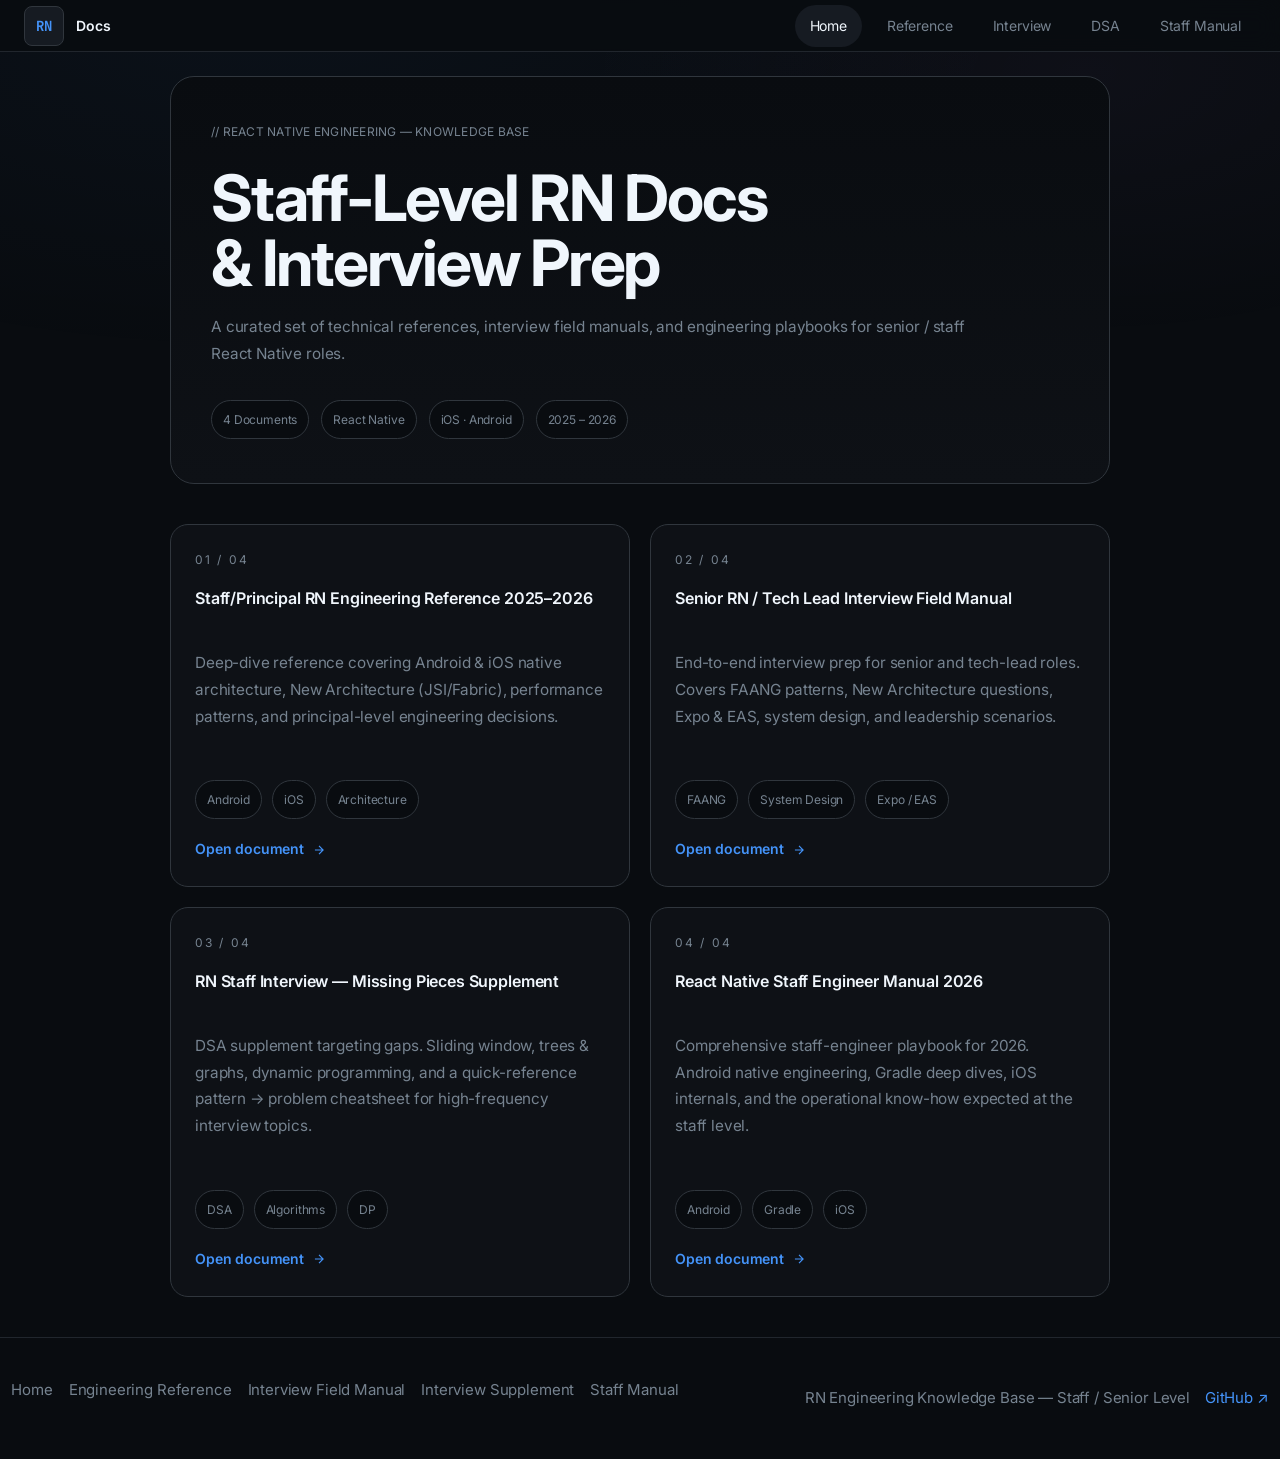
<file: index.html>
<!doctype html>
<html lang="en">
  <head>
    <meta charset="utf-8" />
    <meta name="viewport" content="width=device-width, initial-scale=1.0" />
    <title>RN Engineering — Knowledge Base</title>
    <meta name="description" content="Staff/Senior React Native engineering knowledge base — technical references, interview prep, and engineering playbooks." />
    <meta property="og:title" content="RN Engineering — Knowledge Base" />
    <meta property="og:description" content="Staff/Senior React Native engineering knowledge base — technical references, interview prep, and engineering playbooks." />
    <meta property="og:type" content="website" />
    <link rel="icon" href="data:image/svg+xml,%3Csvg xmlns='http://www.w3.org/2000/svg' viewBox='0 0 32 32'%3E%3Crect width='32' height='32' rx='6' fill='%230A84FF'/%3E%3Ctext x='50%25' y='57%25' dominant-baseline='middle' text-anchor='middle' font-family='sans-serif' font-size='15' font-weight='700' fill='white'%3ERN%3C/text%3E%3C/svg%3E" />
    <link rel="preconnect" href="https://fonts.googleapis.com" />
    <link rel="preconnect" href="https://fonts.gstatic.com" crossorigin />
    <link href="https://fonts.googleapis.com/css2?family=Inter:wght@400;500;600;650;700&family=JetBrains+Mono:wght@400;500;600;700&display=swap" rel="stylesheet" />
    <link href="https://cdn.jsdelivr.net/npm/bootstrap@5.3.0/dist/css/bootstrap.min.css" rel="stylesheet" integrity="sha384-ENjdO4Dr2bkBIFxQpeoY9Iu7AMLZc2xno1pB2iZYG3zv2RjO4DQBvYQ7S8ar4k+N" crossorigin="anonymous" />
    <link rel="stylesheet" href="_theme.css" />
  </head>
  <body>
  <a class="skip-link" href="#main-content">Skip to content</a>

    <div id="reading-progress"></div>
    <header class="navbar-custom">
      <div class="navbar-inner">
        <a class="navbar-brand" href="index.html">
          <span class="brand-mark">RN</span>
          <span class="brand-label">Docs</span>
        </a>
        <nav class="navbar-links" aria-label="Primary navigation">
          <a class="navbar-link active" href="index.html">Home</a>
          <a class="navbar-link" href="rn_engineering_reference_2025.html">Reference</a>
          <a class="navbar-link" href="rn_interview_field_manual.html">Interview</a>
          <a class="navbar-link" href="rn_interview_supplement.html">DSA</a>
          <a class="navbar-link" href="rn-staff-manual-2026.html">Staff Manual</a>
        </nav>
        <button id="drawer-toggle" class="navbar-toggler" type="button" aria-label="Open navigation">
          <svg width="20" height="20" viewBox="0 0 24 24" fill="none" stroke="currentColor" stroke-width="2" stroke-linecap="round" stroke-linejoin="round"><path d="M4 7h16M4 12h16M4 17h16"/></svg>
        </button>
      </div>
    </header>

    <div class="app-shell no-sidebars d-flex align-items-start">
      <aside class="sidebar" aria-label="Sidebar navigation">
        <div class="sidebar-section">
          <span class="sidebar-label">Documents</span>
          <a class="sidebar-link" href="rn_engineering_reference_2025.html">Engineering Reference</a>
          <a class="sidebar-link" href="rn_interview_field_manual.html">Interview Field Manual</a>
          <a class="sidebar-link" href="rn_interview_supplement.html">DSA Supplement</a>
          <a class="sidebar-link" href="rn-staff-manual-2026.html">Staff Manual 2026</a>
        </div>
      </aside>

      <main id="main-content" class="main" role="main">
        <section class="hero-banner">
          <p class="caption">// React Native Engineering — Knowledge Base</p>
          <h1 class="hero-title">Staff-Level <span>RN Docs</span><br>& Interview Prep</h1>
          <p class="hero-subtitle">
            A curated set of technical references, interview field manuals,
            and engineering playbooks for senior / staff React Native roles.
          </p>
          <div class="badge-row">
            <span class="doc-card-tag">4 Documents</span>
            <span class="doc-card-tag">React Native</span>
            <span class="doc-card-tag">iOS · Android</span>
            <span class="doc-card-tag">2025 – 2026</span>
          </div>
        </section>

        <div class="document-grid">
          <a class="doc-card" href="rn_engineering_reference_2025.html">
            <span class="doc-card-badge">01 / 04</span>
            <p class="doc-card-title">Staff/Principal RN Engineering Reference 2025–2026</p>
            <p class="hero-subtitle">
              Deep-dive reference covering Android &amp; iOS native architecture,
              New Architecture (JSI/Fabric), performance patterns, and
              principal-level engineering decisions.
            </p>
            <div class="doc-card-tags">
              <span class="doc-card-tag">Android</span>
              <span class="doc-card-tag">iOS</span>
              <span class="doc-card-tag">Architecture</span>
            </div>
            <div class="doc-card-footer">
              <span class="doc-card-link">Open document
                <svg viewBox="0 0 24 24" fill="none" stroke="currentColor"><path d="M5 12h14M12 5l7 7-7 7"/></svg>
              </span>
            </div>
          </a>

          <a class="doc-card" href="rn_interview_field_manual.html">
            <span class="doc-card-badge">02 / 04</span>
            <p class="doc-card-title">Senior RN / Tech Lead Interview Field Manual</p>
            <p class="hero-subtitle">
              End-to-end interview prep for senior and tech-lead roles. Covers
              FAANG patterns, New Architecture questions, Expo &amp; EAS, system
              design, and leadership scenarios.
            </p>
            <div class="doc-card-tags">
              <span class="doc-card-tag">FAANG</span>
              <span class="doc-card-tag">System Design</span>
              <span class="doc-card-tag">Expo / EAS</span>
            </div>
            <div class="doc-card-footer">
              <span class="doc-card-link">Open document
                <svg viewBox="0 0 24 24" fill="none" stroke="currentColor"><path d="M5 12h14M12 5l7 7-7 7"/></svg>
              </span>
            </div>
          </a>

          <a class="doc-card" href="rn_interview_supplement.html">
            <span class="doc-card-badge">03 / 04</span>
            <p class="doc-card-title">RN Staff Interview — Missing Pieces Supplement</p>
            <p class="hero-subtitle">
              DSA supplement targeting gaps. Sliding window, trees &amp; graphs,
              dynamic programming, and a quick-reference pattern → problem
              cheatsheet for high-frequency interview topics.
            </p>
            <div class="doc-card-tags">
              <span class="doc-card-tag">DSA</span>
              <span class="doc-card-tag">Algorithms</span>
              <span class="doc-card-tag">DP</span>
            </div>
            <div class="doc-card-footer">
              <span class="doc-card-link">Open document
                <svg viewBox="0 0 24 24" fill="none" stroke="currentColor"><path d="M5 12h14M12 5l7 7-7 7"/></svg>
              </span>
            </div>
          </a>

          <a class="doc-card" href="rn-staff-manual-2026.html">
            <span class="doc-card-badge">04 / 04</span>
            <p class="doc-card-title">React Native Staff Engineer Manual 2026</p>
            <p class="hero-subtitle">
              Comprehensive staff-engineer playbook for 2026. Android native
              engineering, Gradle deep dives, iOS internals, and the operational
              know-how expected at the staff level.
            </p>
            <div class="doc-card-tags">
              <span class="doc-card-tag">Android</span>
              <span class="doc-card-tag">Gradle</span>
              <span class="doc-card-tag">iOS</span>
            </div>
            <div class="doc-card-footer">
              <span class="doc-card-link">Open document
                <svg viewBox="0 0 24 24" fill="none" stroke="currentColor"><path d="M5 12h14M12 5l7 7-7 7"/></svg>
              </span>
            </div>
          </a>
        </div>
      </main>

      <aside class="toc" aria-label="Table of contents">
        <nav class="toc-nav" aria-label="Page contents">
          <span class="toc-heading">Documents</span>
          <a class="toc-link" href="rn_engineering_reference_2025.html">01 — Engineering Reference</a>
          <a class="toc-link" href="rn_interview_field_manual.html">02 — Interview Field Manual</a>
          <a class="toc-link" href="rn_interview_supplement.html">03 — DSA Supplement</a>
          <a class="toc-link" href="rn-staff-manual-2026.html">04 — Staff Manual 2026</a>
        </nav>
      </aside>
    </div>

    <button id="contents-btn" type="button" aria-label="Open contents">
      Contents
    </button>

    <div id="mobile-drawer" class="mobile-drawer" aria-hidden="true">
      <div class="drawer-header">
        <strong>Navigation</strong>
        <button id="drawer-close" class="drawer-close" type="button" aria-label="Close navigation">✕</button>
      </div>
      <div class="p-3">
        <div class="sidebar-section">
          <span class="sidebar-label">Documents</span>
          <a class="sidebar-link" href="rn_engineering_reference_2025.html">Engineering Reference</a>
          <a class="sidebar-link" href="rn_interview_field_manual.html">Interview Field Manual</a>
          <a class="sidebar-link" href="rn_interview_supplement.html">DSA Supplement</a>
          <a class="sidebar-link" href="rn-staff-manual-2026.html">Staff Manual 2026</a>
        </div>
      </div>
    </div>
    <div id="drawer-overlay" class="overlay" aria-hidden="true"></div>

    <div id="mobile-toc-drawer" class="mobile-toc-drawer" aria-hidden="true">
      <div class="drawer-header">
        <strong>Contents</strong>
        <button class="drawer-close" type="button" aria-label="Close contents">✕</button>
      </div>
      <div class="p-3">
        <nav class="toc-nav" aria-label="Page contents">
          <span class="toc-heading">Documents</span>
          <a class="toc-link" href="rn_engineering_reference_2025.html">01 — Engineering Reference</a>
          <a class="toc-link" href="rn_interview_field_manual.html">02 — Interview Field Manual</a>
          <a class="toc-link" href="rn_interview_supplement.html">03 — DSA Supplement</a>
          <a class="toc-link" href="rn-staff-manual-2026.html">04 — Staff Manual 2026</a>
        </nav>
      </div>
    </div>
    <div id="toc-overlay" class="overlay" aria-hidden="true"></div>

    <button id="back-to-top" type="button" aria-label="Back to top">
      ↑
    </button>

    <footer class="container-fluid">
      <div class="footer-links">
        <a href="index.html">Home</a>
        <a href="rn_engineering_reference_2025.html">Engineering Reference</a>
        <a href="rn_interview_field_manual.html">Interview Field Manual</a>
        <a href="rn_interview_supplement.html">Interview Supplement</a>
        <a href="rn-staff-manual-2026.html">Staff Manual</a>
      </div>
      <div class="d-flex flex-column flex-sm-row gap-3 mt-3" style="color: var(--text-muted);">
        <p class="mb-0">RN Engineering Knowledge Base — Staff / Senior Level</p>
        <p class="mb-0"><a href="https://github.com/memon07/react-native-interview" target="_blank" rel="noopener">GitHub ↗</a></p>
      </div>
    </footer>

    <script src="_scripts.js"></script>
  </body>
</html>
</file>
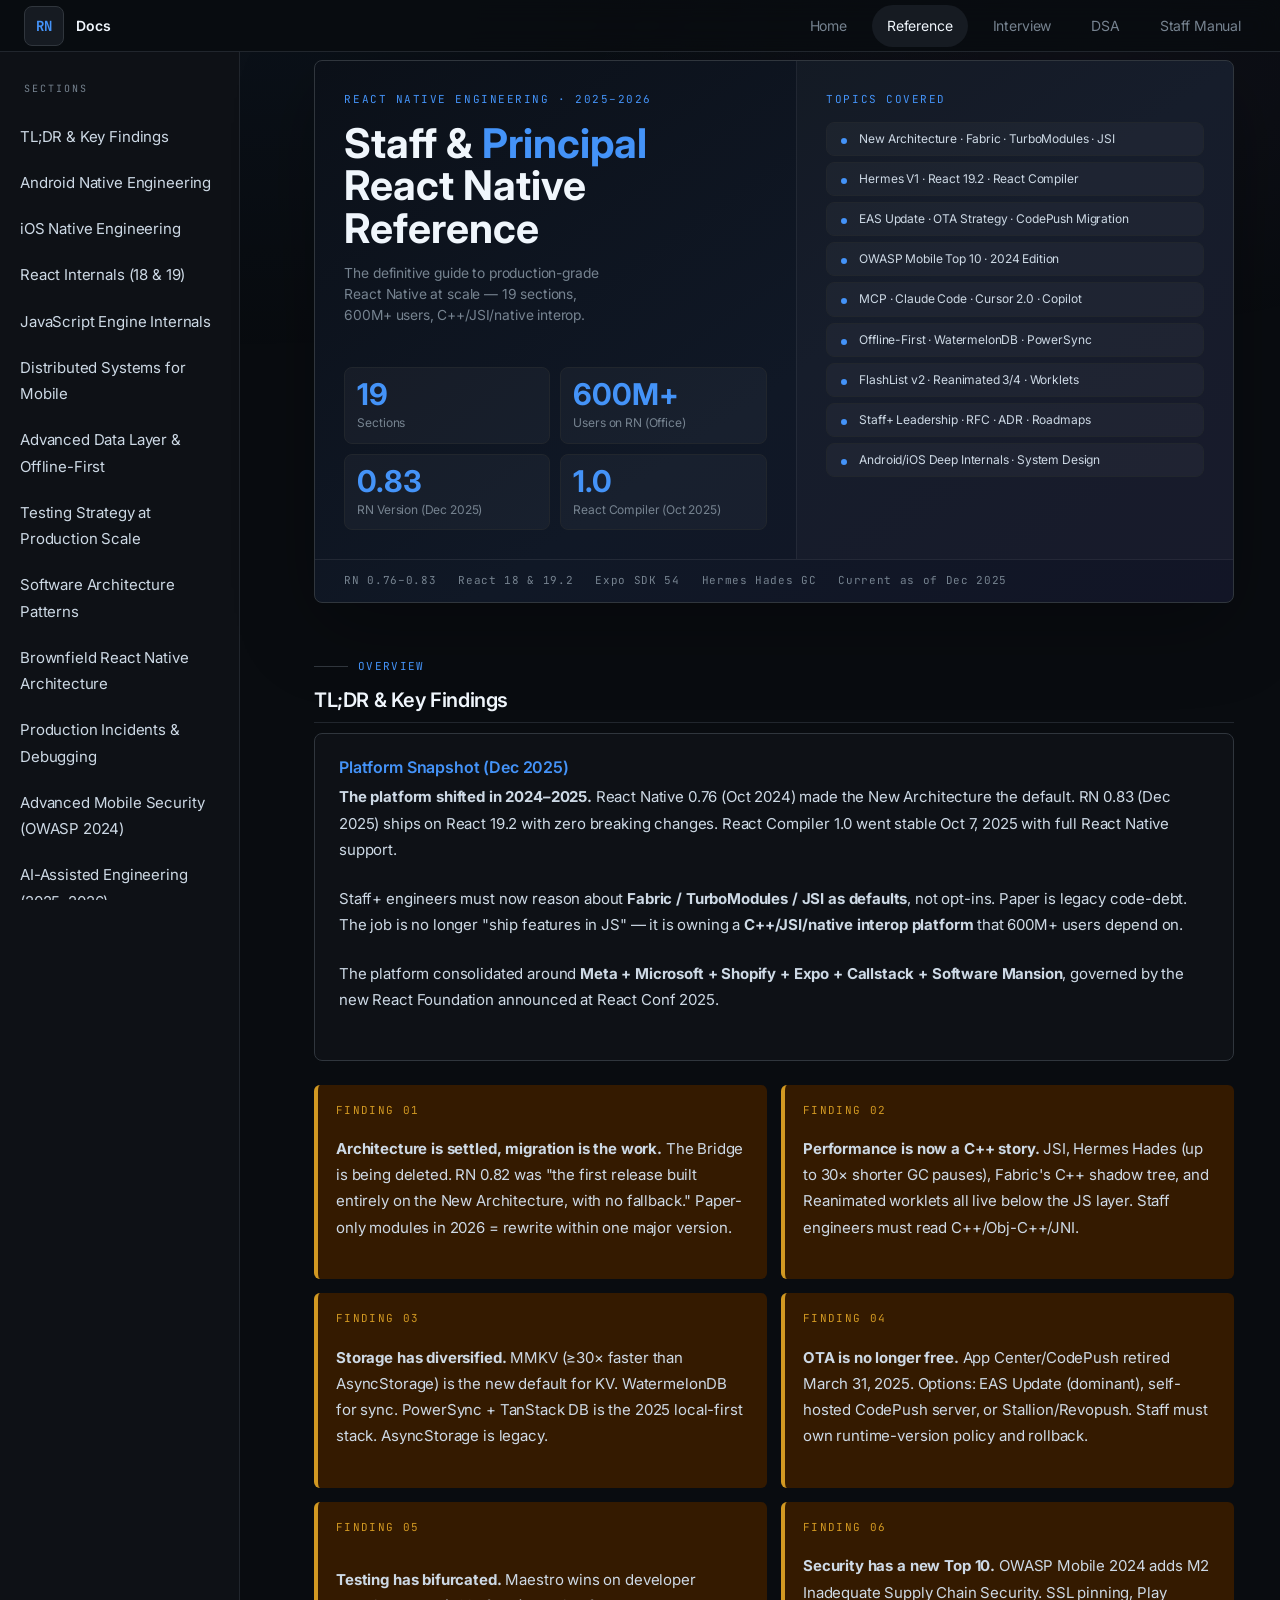
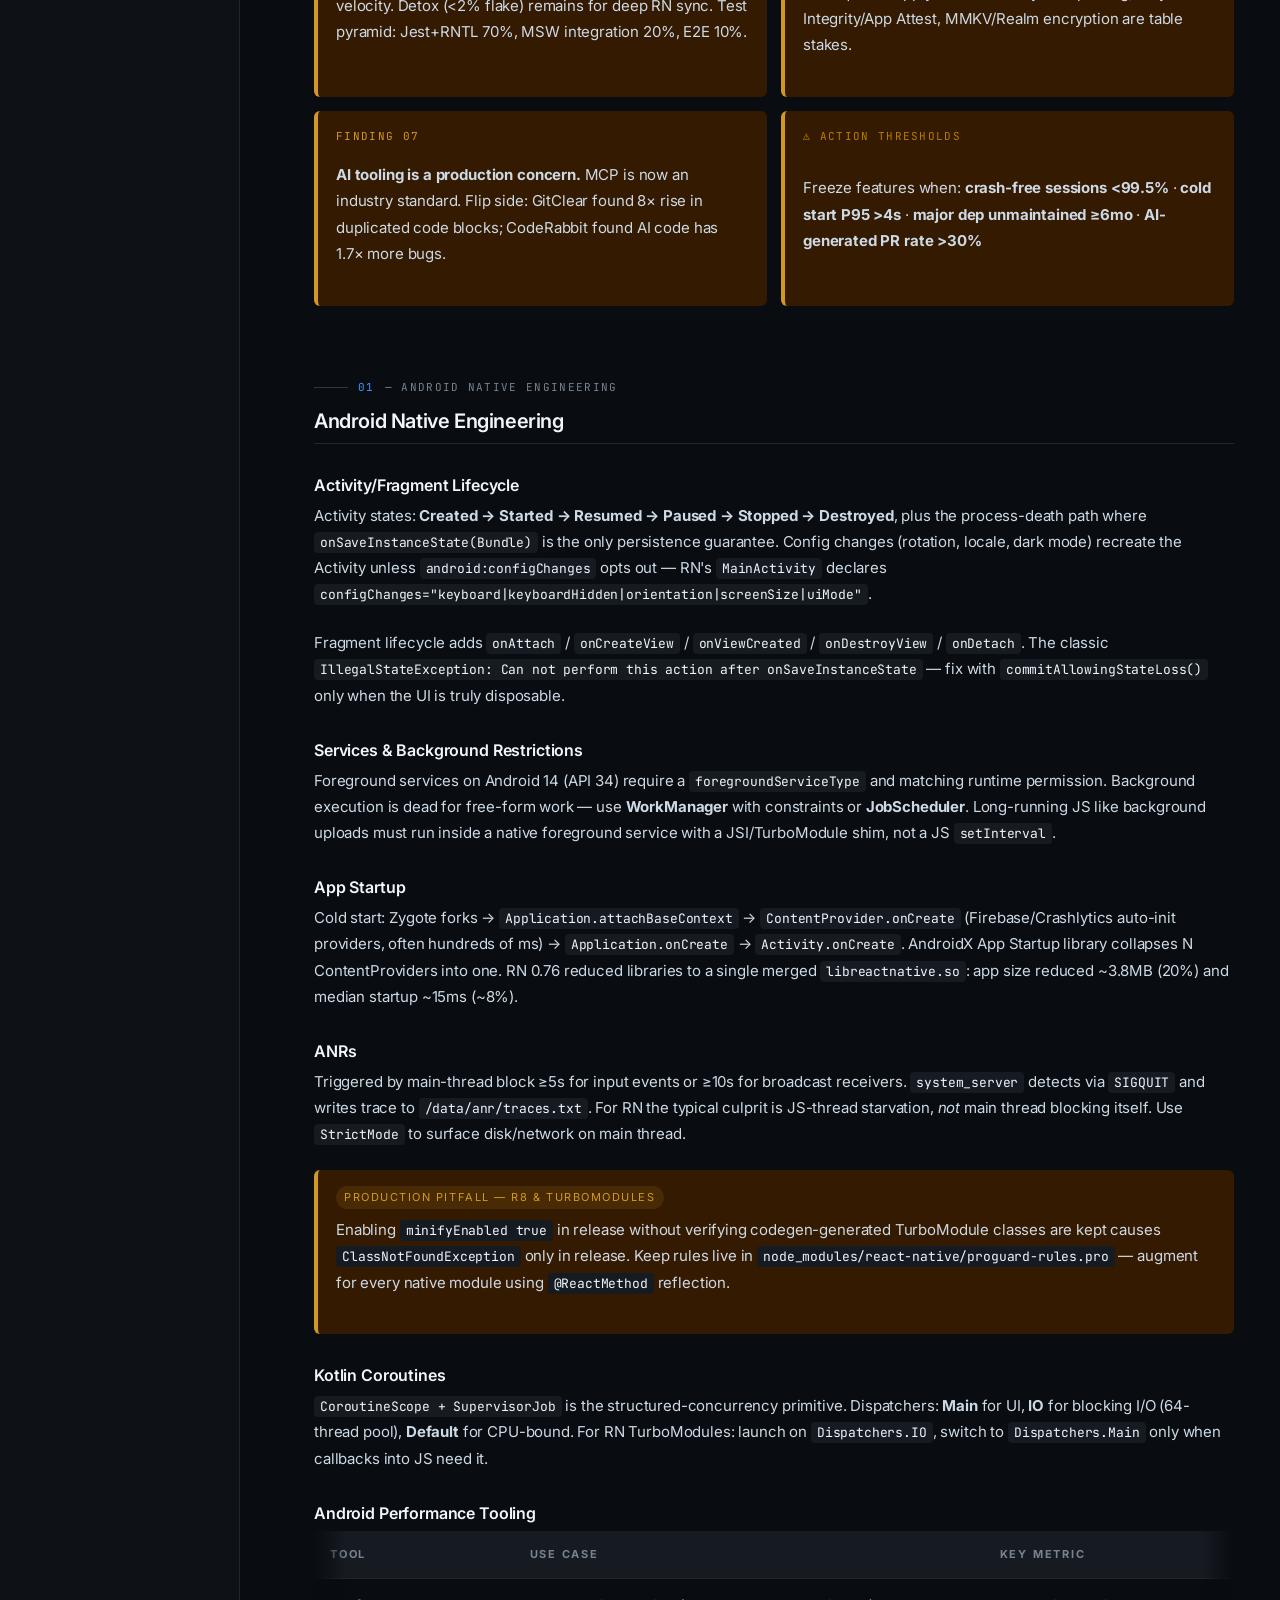
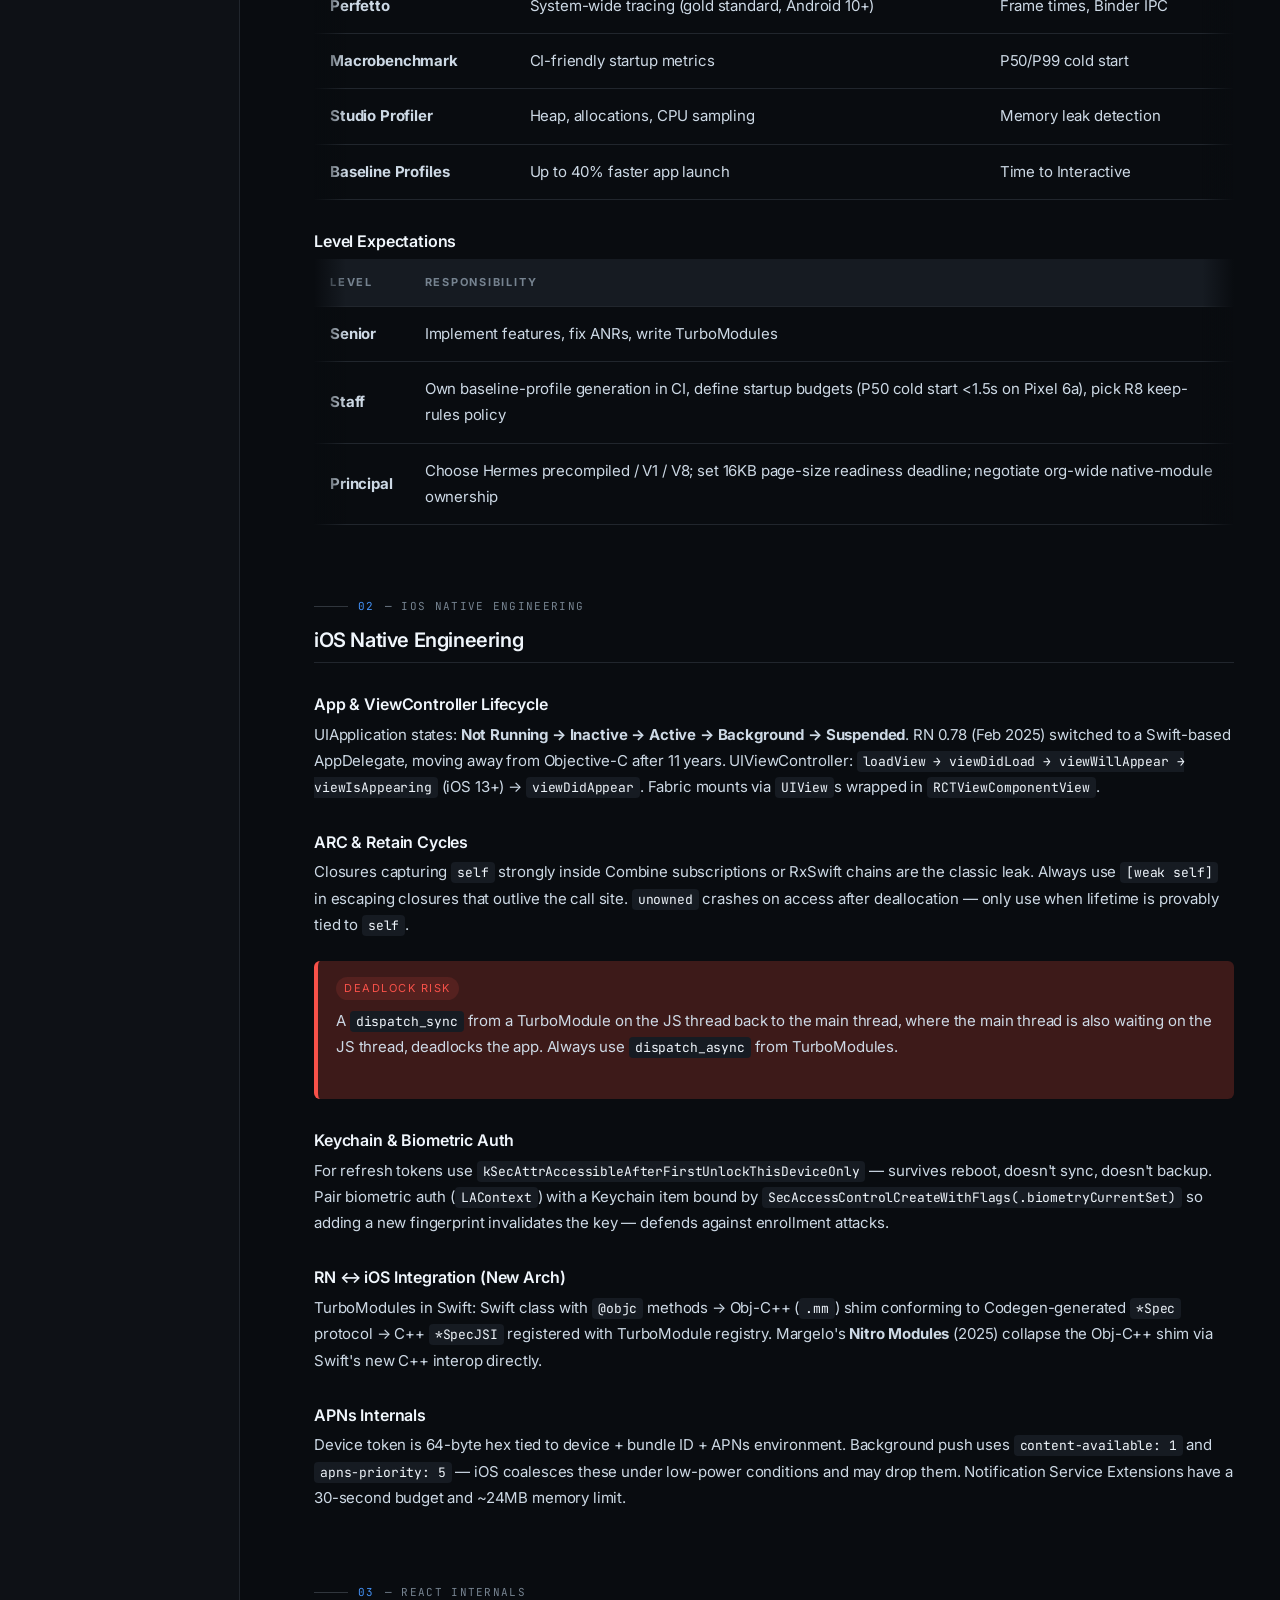
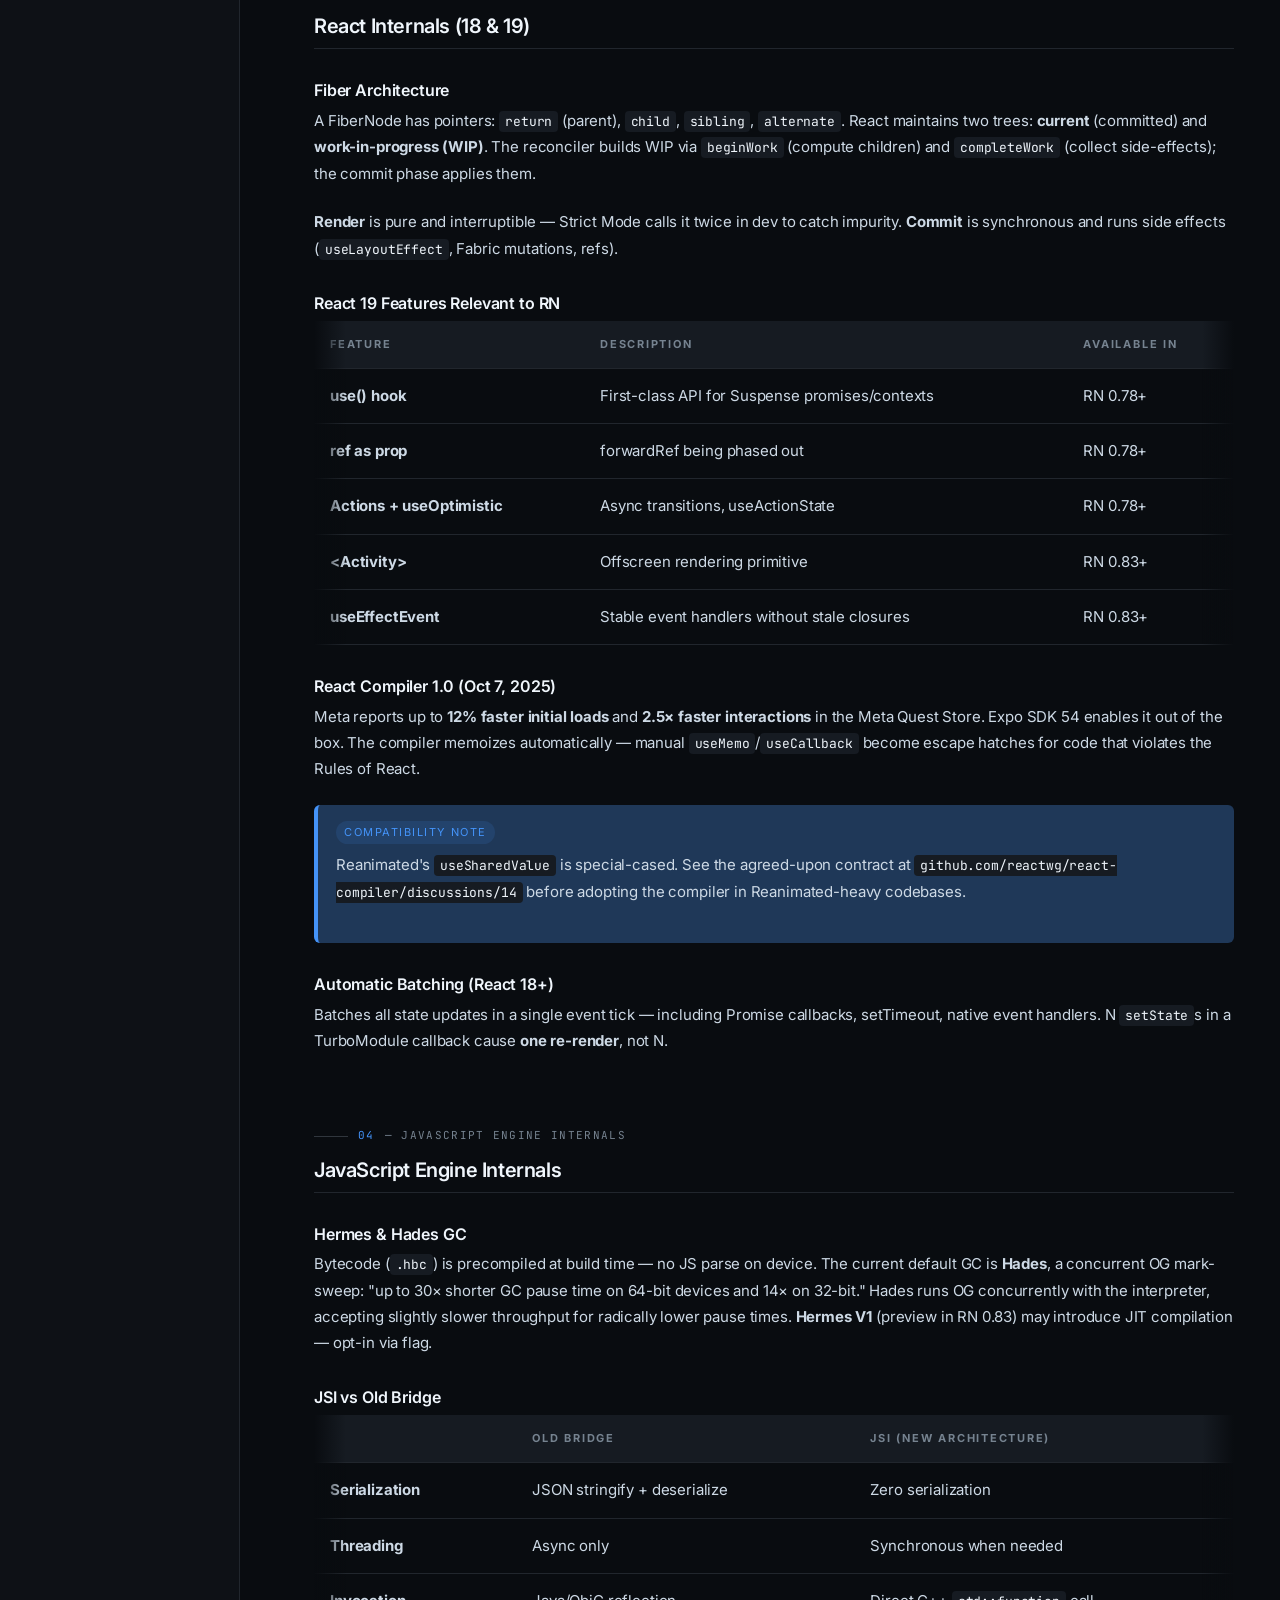
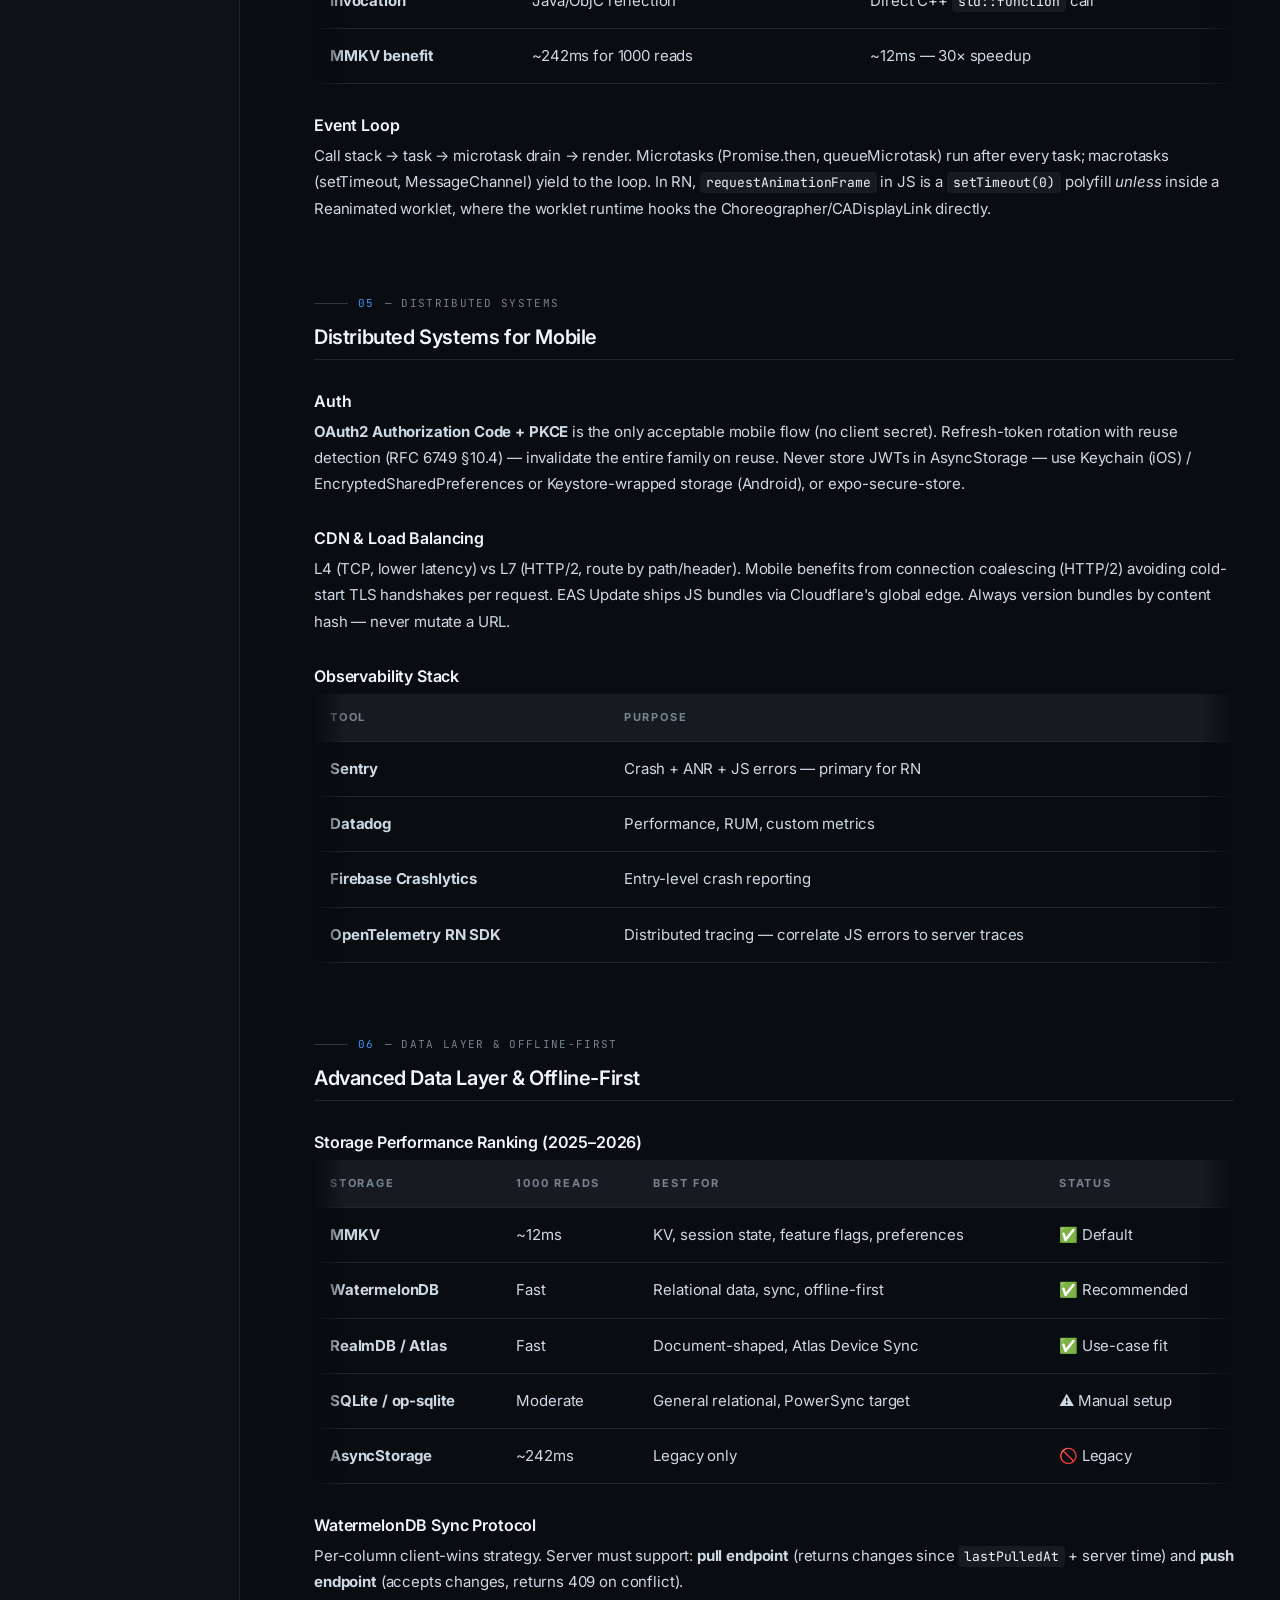
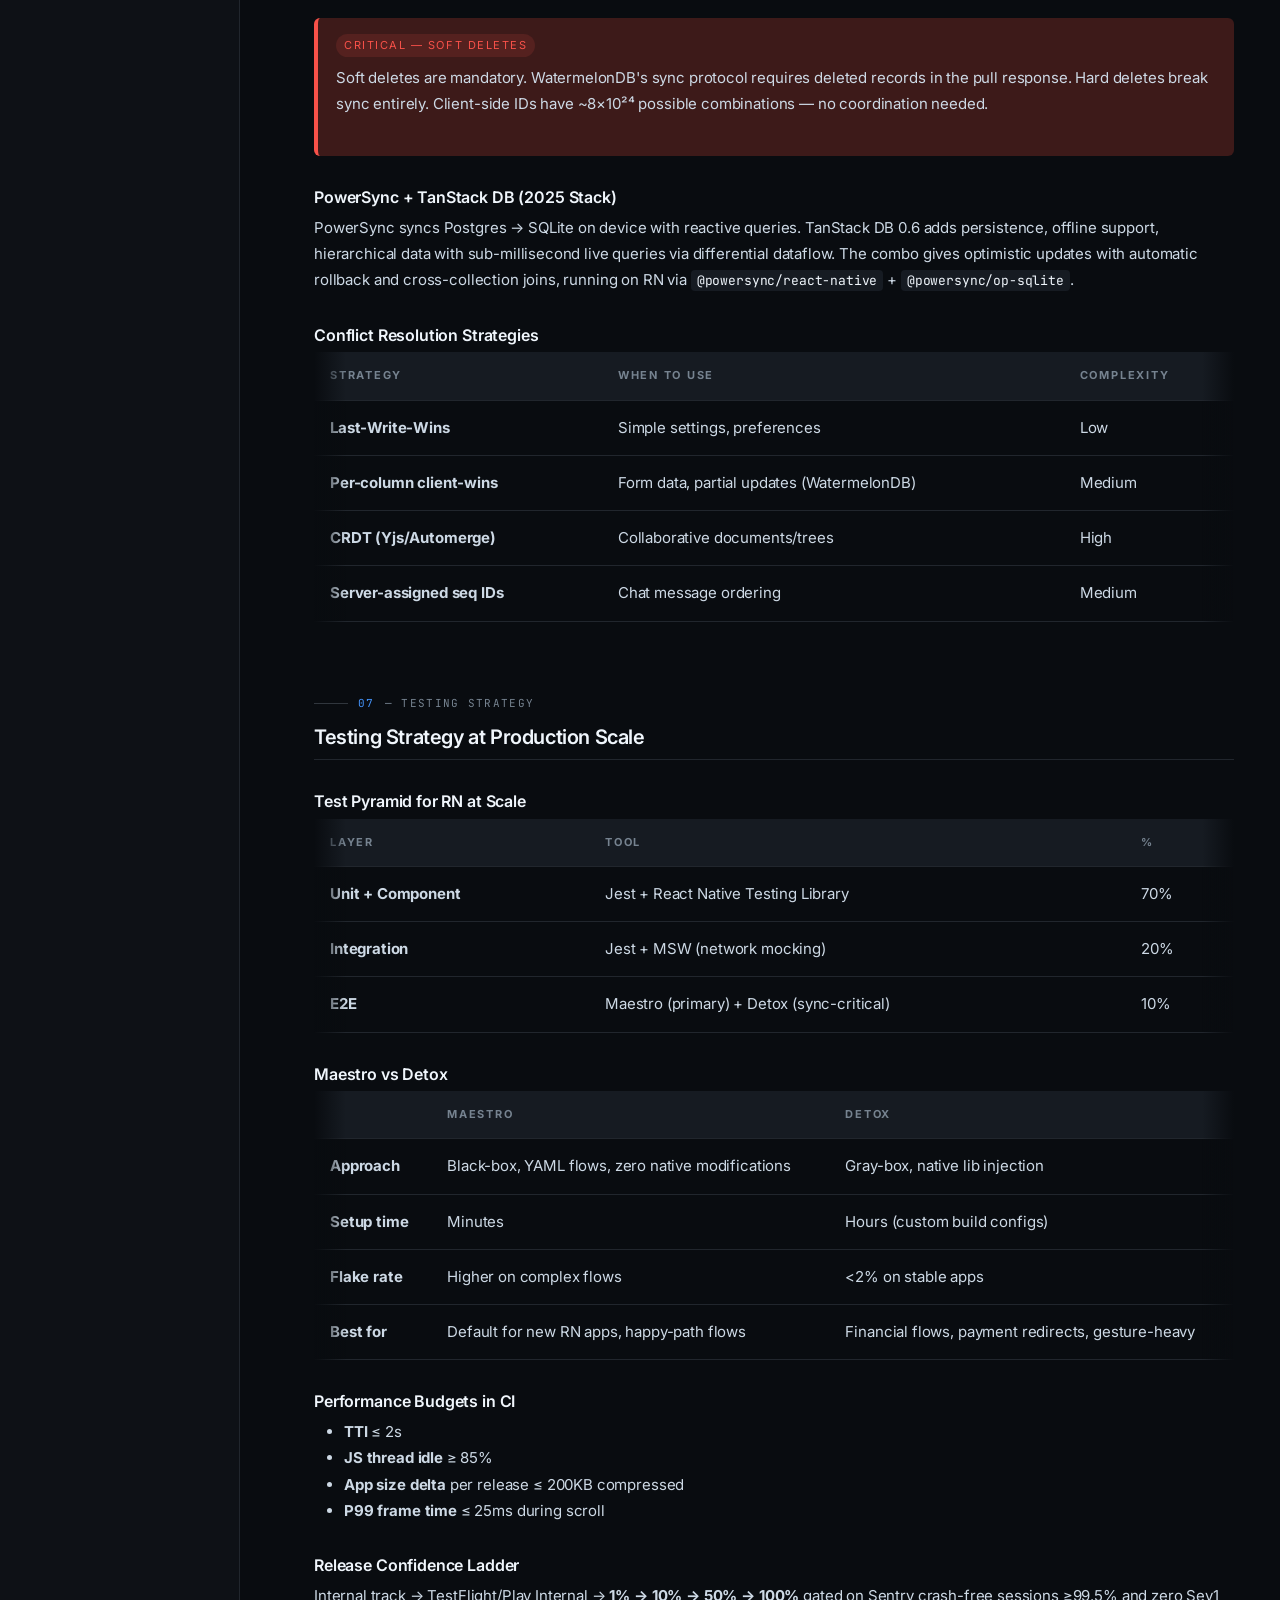
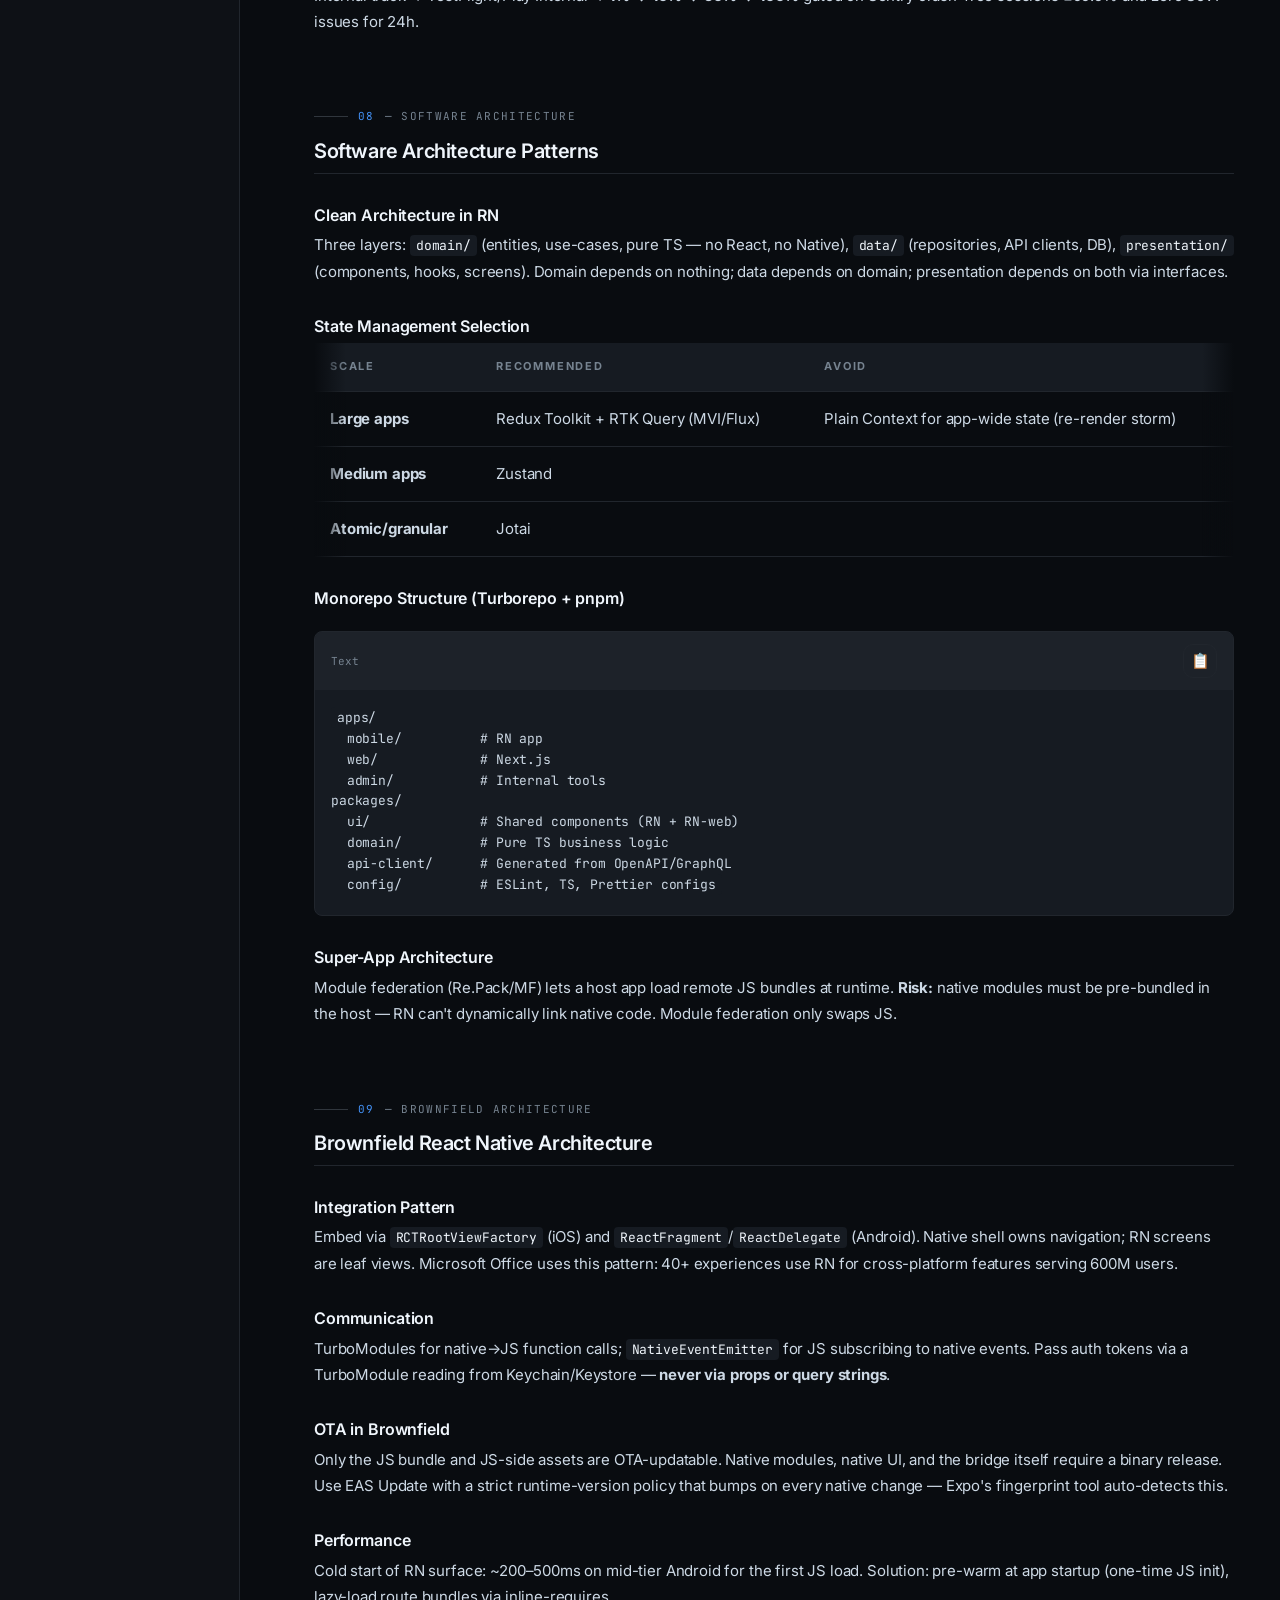
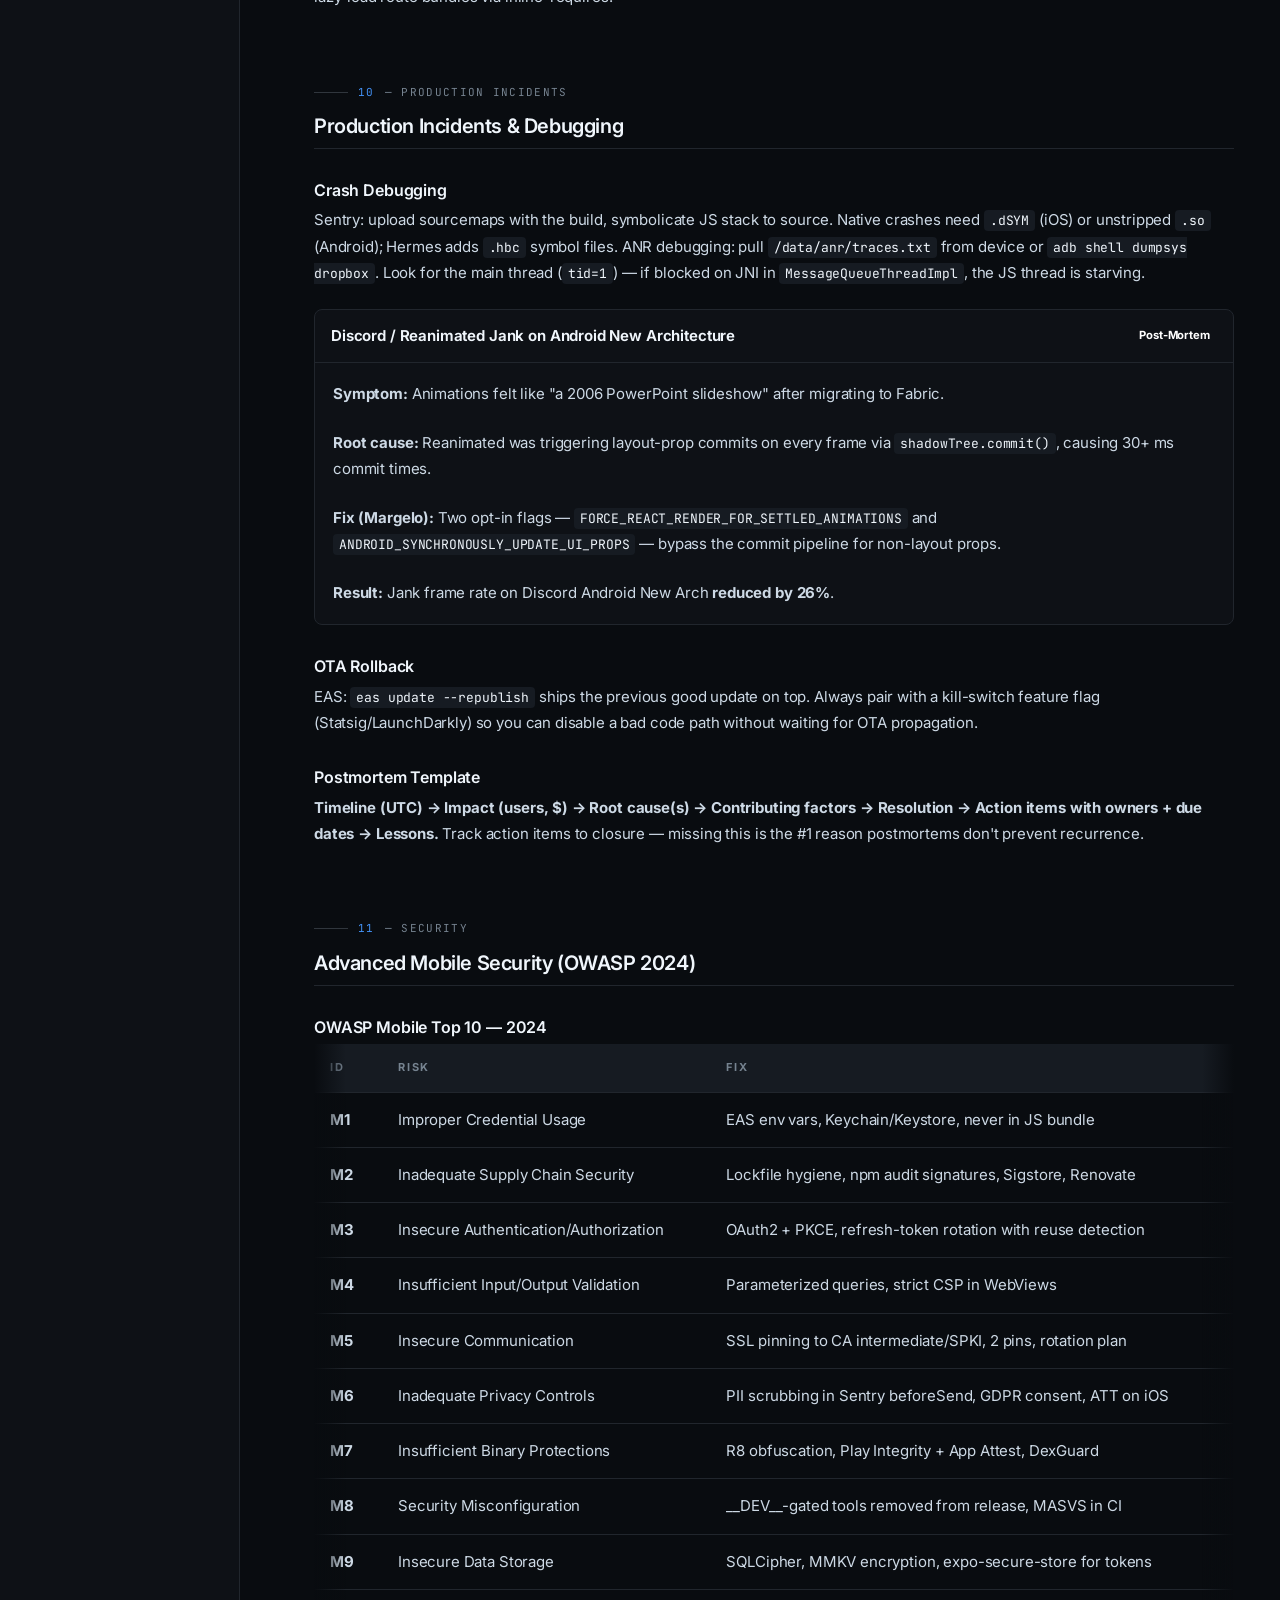
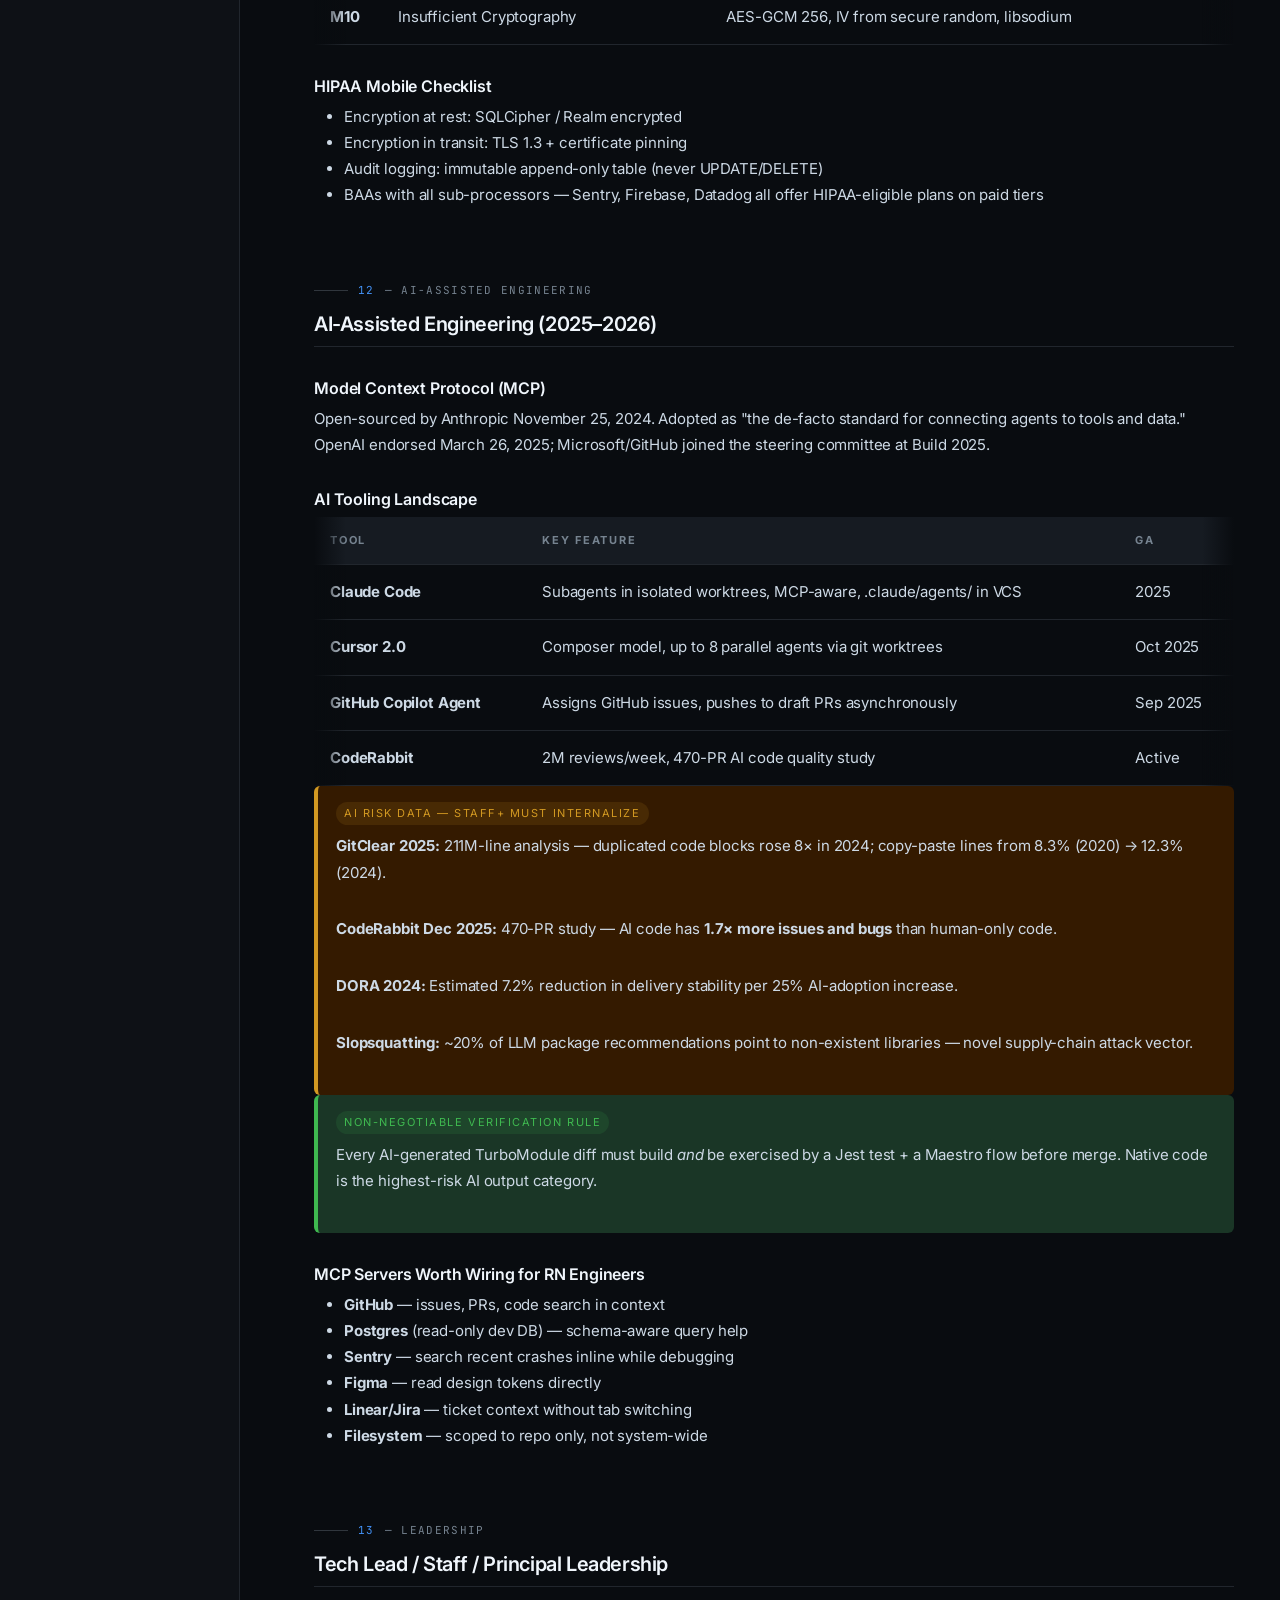
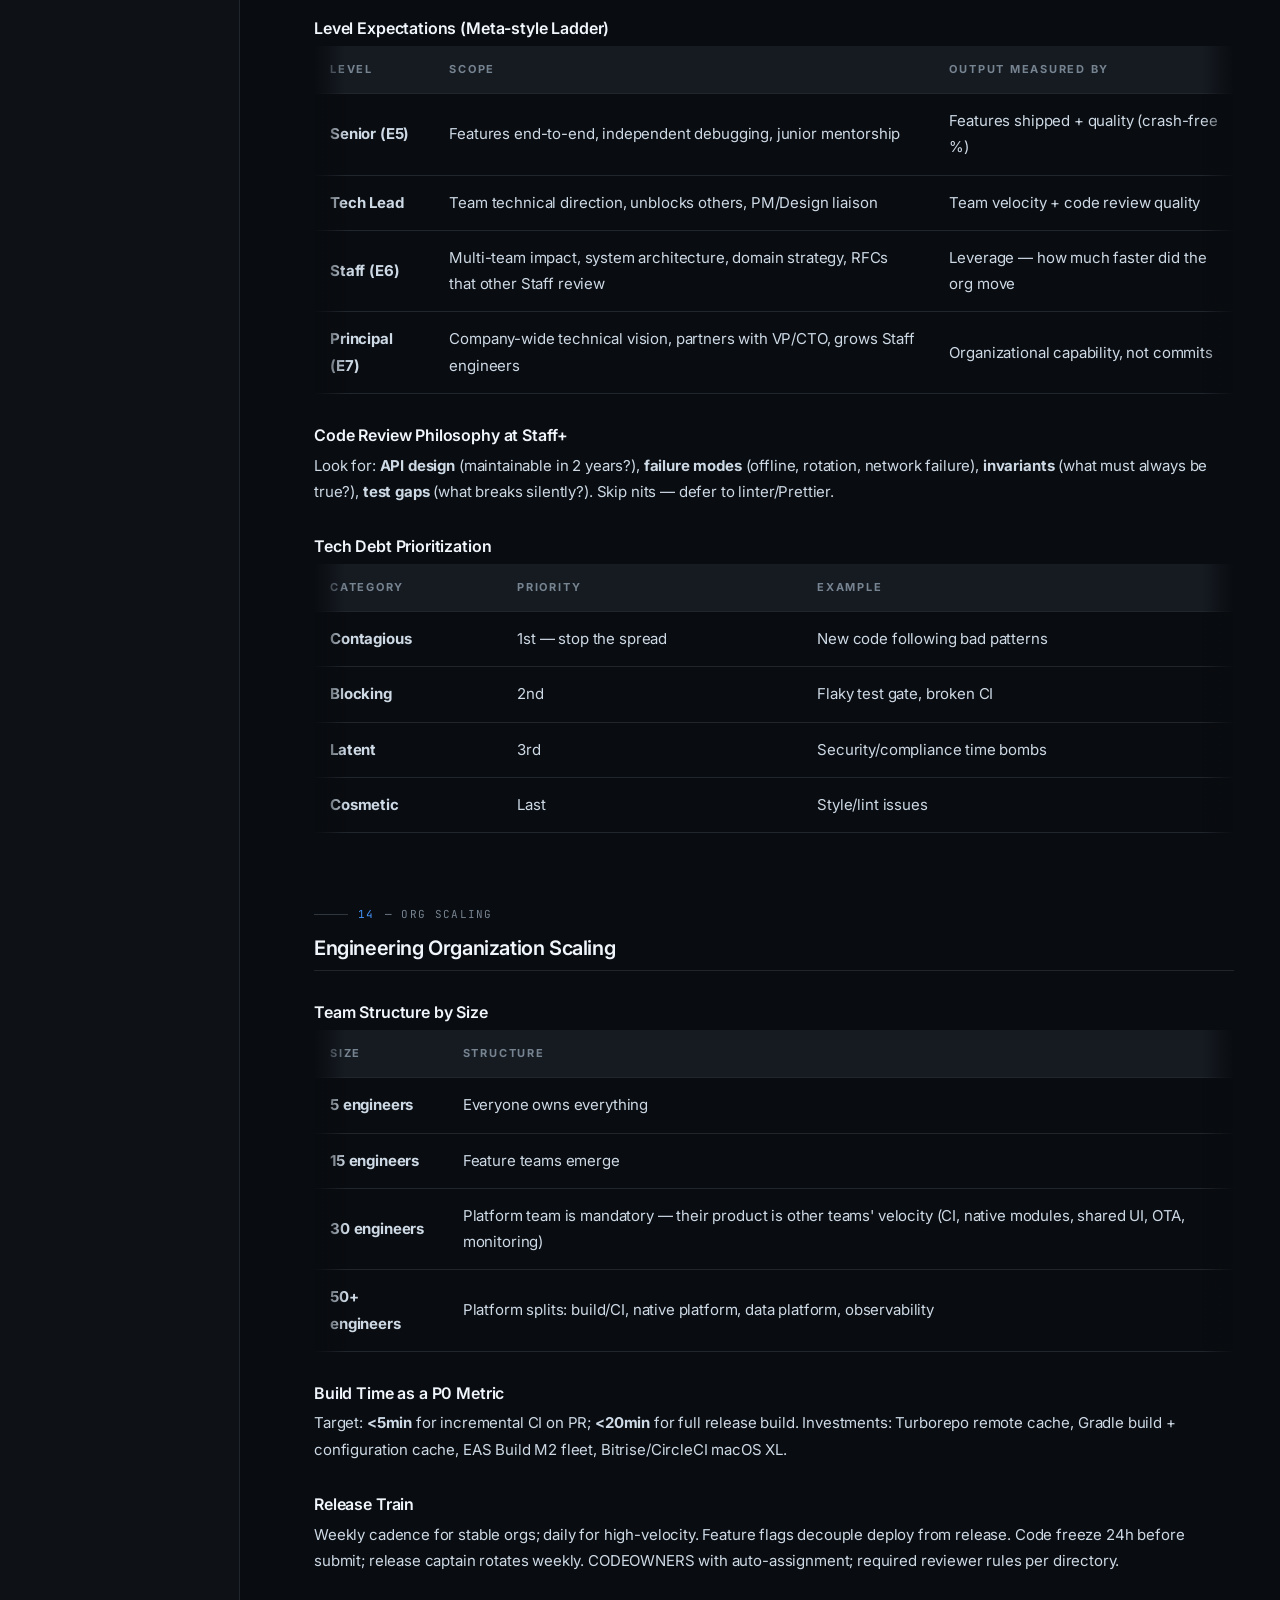
<file: rn_engineering_reference_2025.html>
<!doctype html>
<html lang="en">
  <head>
    <meta charset="utf-8" />
    <meta name="viewport" content="width=device-width, initial-scale=1.0" />
    <title>Staff/Principal React Native Engineering Reference 2025–2026</title>
    <meta name="description" content="Deep-dive reference: Android & iOS native architecture, New Architecture (JSI/Fabric), performance patterns, and principal-level engineering decisions." />
    <meta property="og:title" content="Staff/Principal RN Engineering Reference 2025–2026" />
    <meta property="og:description" content="Deep-dive reference: Android & iOS native architecture, New Architecture (JSI/Fabric), performance patterns, and principal-level engineering decisions." />
    <meta property="og:type" content="website" />
    <link rel="icon" href="data:image/svg+xml,%3Csvg xmlns='http://www.w3.org/2000/svg' viewBox='0 0 32 32'%3E%3Crect width='32' height='32' rx='6' fill='%230A84FF'/%3E%3Ctext x='50%25' y='57%25' dominant-baseline='middle' text-anchor='middle' font-family='sans-serif' font-size='15' font-weight='700' fill='white'%3ERN%3C/text%3E%3C/svg%3E" />
    <link rel="preconnect" href="https://fonts.googleapis.com" />
    <link rel="preconnect" href="https://fonts.gstatic.com" crossorigin />
    <link href="https://fonts.googleapis.com/css2?family=Inter:wght@400;500;600;650;700&family=JetBrains+Mono:wght@400;500;600;700&display=swap" rel="stylesheet" />
    <link href="https://cdn.jsdelivr.net/npm/bootstrap@5.3.0/dist/css/bootstrap.min.css" rel="stylesheet" integrity="sha384-ENjdO4Dr2bkBIFxQpeoY9Iu7AMLZc2xno1pB2iZYG3zv2RjO4DQBvYQ7S8ar4k+N" crossorigin="anonymous" />
    <link rel="stylesheet" href="_theme.css" />
  </head>
  <body class="engineering-reference">
  <a class="skip-link" href="#main-content">Skip to content</a>

    <div id="reading-progress"></div>
    <header class="navbar-custom">
      <div class="navbar-inner">
        <a class="navbar-brand" href="index.html">
          <span class="brand-mark">RN</span>
          <span class="brand-label">Docs</span>
        </a>
        <nav class="navbar-links" aria-label="Primary navigation">
          <a class="navbar-link" href="index.html">Home</a>
          <a class="navbar-link active" href="rn_engineering_reference_2025.html">Reference</a>
          <a class="navbar-link" href="rn_interview_field_manual.html">Interview</a>
          <a class="navbar-link" href="rn_interview_supplement.html">DSA</a>
          <a class="navbar-link" href="rn-staff-manual-2026.html">Staff Manual</a>
        </nav>
        <button id="drawer-toggle" class="navbar-toggler" type="button" aria-label="Open navigation">
          <svg width="20" height="20" viewBox="0 0 24 24" fill="none" stroke="currentColor" stroke-width="2" stroke-linecap="round" stroke-linejoin="round"><path d="M4 7h16M4 12h16M4 17h16"/></svg>
        </button>
      </div>
    </header>
    <div class="app-shell d-flex align-items-start">
      <aside class="sidebar" aria-label="Sidebar navigation">
        <div class="sidebar-section">
          <span class="sidebar-label">Sections</span>
          <a class="sidebar-link" href="#tl-dr-key-findings">TL;DR & Key Findings</a>
          <a class="sidebar-link" href="#android-native-engineering">Android Native Engineering</a>
          <a class="sidebar-link" href="#ios-native-engineering">iOS Native Engineering</a>
          <a class="sidebar-link" href="#react-internals-18-19">React Internals (18 & 19)</a>
          <a class="sidebar-link" href="#javascript-engine-internals">JavaScript Engine Internals</a>
          <a class="sidebar-link" href="#distributed-systems-for-mobile">Distributed Systems for Mobile</a>
          <a class="sidebar-link" href="#advanced-data-layer-offline-first">Advanced Data Layer & Offline-First</a>
          <a class="sidebar-link" href="#testing-strategy-at-production-scale">Testing Strategy at Production Scale</a>
          <a class="sidebar-link" href="#software-architecture-patterns">Software Architecture Patterns</a>
          <a class="sidebar-link" href="#brownfield-react-native-architecture">Brownfield React Native Architecture</a>
          <a class="sidebar-link" href="#production-incidents-debugging">Production Incidents & Debugging</a>
          <a class="sidebar-link" href="#advanced-mobile-security-owasp-2024">Advanced Mobile Security (OWASP 2024)</a>
          <a class="sidebar-link" href="#ai-assisted-engineering-2025-2026">AI-Assisted Engineering (2025–2026)</a>
          <a class="sidebar-link" href="#tech-lead-staff-principal-leadership">Tech Lead / Staff / Principal Leadership</a>
          <a class="sidebar-link" href="#engineering-organization-scaling">Engineering Organization Scaling</a>
          <a class="sidebar-link" href="#advanced-mobile-system-design">Advanced Mobile System Design</a>
          <a class="sidebar-link" href="#advanced-performance-engineering">Advanced Performance Engineering</a>
          <a class="sidebar-link" href="#interview-question-bank">Interview Question Bank</a>
          <a class="sidebar-link" href="#roadmaps">Roadmaps</a>
          <a class="sidebar-link" href="#principal-engineer-thinking">Principal Engineer Thinking</a>
        </div>
      </aside>
      <main id="main-content" class="main" role="main">
<!-- COVER -->
<div class="cover">
<div class="cover-grid">
<div class="cover-left">
<div>
<div class="cover-eyebrow">React Native Engineering · 2025–2026</div>
<h1 class="cover-title">Staff &amp; <em>Principal</em> React Native Reference</h1>
<div class="cover-subtitle">The definitive guide to production-grade<br/>React Native at scale — 19 sections,<br/>600M+ users, C++/JSI/native interop.</div>
</div>
<div class="cover-bottom">
<div class="cover-stat-row">
<div class="cover-stat">
<div class="cover-stat-num">19</div>
<div class="cover-stat-label">Sections</div>
</div>
<div class="cover-stat">
<div class="cover-stat-num">600M+</div>
<div class="cover-stat-label">Users on RN (Office)</div>
</div>
<div class="cover-stat">
<div class="cover-stat-num">0.83</div>
<div class="cover-stat-label">RN Version (Dec 2025)</div>
</div>
<div class="cover-stat">
<div class="cover-stat-num">1.0</div>
<div class="cover-stat-label">React Compiler (Oct 2025)</div>
</div>
</div>
</div>
</div>
<div class="cover-right">
<div class="cover-right-label">Topics Covered</div>
<div class="cover-tag-list">
<div class="cover-tag">New Architecture · Fabric · TurboModules · JSI</div>
<div class="cover-tag">Hermes V1 · React 19.2 · React Compiler</div>
<div class="cover-tag">EAS Update · OTA Strategy · CodePush Migration</div>
<div class="cover-tag">OWASP Mobile Top 10 · 2024 Edition</div>
<div class="cover-tag">MCP · Claude Code · Cursor 2.0 · Copilot</div>
<div class="cover-tag">Offline-First · WatermelonDB · PowerSync</div>
<div class="cover-tag">FlashList v2 · Reanimated 3/4 · Worklets</div>
<div class="cover-tag">Staff+ Leadership · RFC · ADR · Roadmaps</div>
<div class="cover-tag">Android/iOS Deep Internals · System Design</div>
</div>
</div>
</div>
<div class="cover-bar">
<span>RN 0.76–0.83</span>
<span>React 18 &amp; 19.2</span>
<span>Expo SDK 54</span>
<span>Hermes Hades GC</span>
<span>Current as of Dec 2025</span>
</div>
</div>
<!-- TOC -->
<!-- TL;DR -->
<div class="section-opener">
<div class="opener-tag"><span class="num">Overview</span></div>
<h2 id="tl-dr-key-findings">TL;DR &amp; Key Findings<a aria-label="Permalink" class="anchor-link" href="#tl-dr-key-findings">¶</a></h2>
</div>
<div class="body">
<div class="tldr-hero">
<h3 id="platform-snapshot-dec-2025">Platform Snapshot (Dec 2025)<a aria-label="Permalink" class="anchor-link" href="#platform-snapshot-dec-2025">¶</a></h3>
<p><strong>The platform shifted in 2024–2025.</strong> React Native 0.76 (Oct 2024) made the New Architecture the default. RN 0.83 (Dec 2025) ships on React 19.2 with zero breaking changes. React Compiler 1.0 went stable Oct 7, 2025 with full React Native support.</p>
<p>Staff+ engineers must now reason about <strong>Fabric / TurboModules / JSI as defaults</strong>, not opt-ins. Paper is legacy code-debt. The job is no longer "ship features in JS" — it is owning a <strong>C++/JSI/native interop platform</strong> that 600M+ users depend on.</p>
<p>The platform consolidated around <strong>Meta + Microsoft + Shopify + Expo + Callstack + Software Mansion</strong>, governed by the new React Foundation announced at React Conf 2025.</p>
</div>
<div class="findings-grid">
<div class="callout callout--warning"><div class="finding-num">Finding 01</div><p><strong>Architecture is settled, migration is the work.</strong> The Bridge is being deleted. RN 0.82 was "the first release built entirely on the New Architecture, with no fallback." Paper-only modules in 2026 = rewrite within one major version.</p></div>
<div class="callout callout--warning"><div class="finding-num">Finding 02</div><p><strong>Performance is now a C++ story.</strong> JSI, Hermes Hades (up to 30× shorter GC pauses), Fabric's C++ shadow tree, and Reanimated worklets all live below the JS layer. Staff engineers must read C++/Obj-C++/JNI.</p></div>
<div class="callout callout--warning"><div class="finding-num">Finding 03</div><p><strong>Storage has diversified.</strong> MMKV (≥30× faster than AsyncStorage) is the new default for KV. WatermelonDB for sync. PowerSync + TanStack DB is the 2025 local-first stack. AsyncStorage is legacy.</p></div>
<div class="callout callout--warning"><div class="finding-num">Finding 04</div><p><strong>OTA is no longer free.</strong> App Center/CodePush retired March 31, 2025. Options: EAS Update (dominant), self-hosted CodePush server, or Stallion/Revopush. Staff must own runtime-version policy and rollback.</p></div>
<div class="callout callout--warning"><div class="finding-num">Finding 05</div><p><strong>Testing has bifurcated.</strong> Maestro wins on developer velocity. Detox (&lt;2% flake) remains for deep RN sync. Test pyramid: Jest+RNTL 70%, MSW integration 20%, E2E 10%.</p></div>
<div class="callout callout--warning"><div class="finding-num">Finding 06</div><p><strong>Security has a new Top 10.</strong> OWASP Mobile 2024 adds M2 Inadequate Supply Chain Security. SSL pinning, Play Integrity/App Attest, MMKV/Realm encryption are table stakes.</p></div>
<div class="callout callout--warning"><div class="finding-num">Finding 07</div><p><strong>AI tooling is a production concern.</strong> MCP is now an industry standard. Flip side: GitClear found 8× rise in duplicated code blocks; CodeRabbit found AI code has 1.7× more bugs.</p></div>
<div class="callout callout--warning"><div class="finding-num" style="color: #b87d00;">⚠ Action Thresholds</div><p>Freeze features when: <strong>crash-free sessions &lt;99.5%</strong> · <strong>cold start P95 &gt;4s</strong> · <strong>major dep unmaintained ≥6mo</strong> · <strong>AI-generated PR rate &gt;30%</strong></p></div>
</div>
</div>
<!-- S1: ANDROID -->
<div class="section-opener">
<div class="opener-tag"><span class="num">01</span> — Android Native Engineering</div>
<h2 id="android-native-engineering">Android Native Engineering<a aria-label="Permalink" class="anchor-link" href="#android-native-engineering">¶</a></h2>
</div>
<div class="body">
<h3 id="activity-fragment-lifecycle">Activity/Fragment Lifecycle<a aria-label="Permalink" class="anchor-link" href="#activity-fragment-lifecycle">¶</a></h3>
<p>Activity states: <strong>Created → Started → Resumed → Paused → Stopped → Destroyed</strong>, plus the process-death path where <code>onSaveInstanceState(Bundle)</code> is the only persistence guarantee. Config changes (rotation, locale, dark mode) recreate the Activity unless <code>android:configChanges</code> opts out — RN's <code>MainActivity</code> declares <code>configChanges="keyboard|keyboardHidden|orientation|screenSize|uiMode"</code>.</p>
<p>Fragment lifecycle adds <code>onAttach</code> / <code>onCreateView</code> / <code>onViewCreated</code> / <code>onDestroyView</code> / <code>onDetach</code>. The classic <code>IllegalStateException: Can not perform this action after onSaveInstanceState</code> — fix with <code>commitAllowingStateLoss()</code> only when the UI is truly disposable.</p>
<h3 id="services-background-restrictions">Services &amp; Background Restrictions<a aria-label="Permalink" class="anchor-link" href="#services-background-restrictions">¶</a></h3>
<p>Foreground services on Android 14 (API 34) require a <code>foregroundServiceType</code> and matching runtime permission. Background execution is dead for free-form work — use <strong>WorkManager</strong> with constraints or <strong>JobScheduler</strong>. Long-running JS like background uploads must run inside a native foreground service with a JSI/TurboModule shim, not a JS <code>setInterval</code>.</p>
<h3 id="app-startup">App Startup<a aria-label="Permalink" class="anchor-link" href="#app-startup">¶</a></h3>
<p>Cold start: Zygote forks → <code>Application.attachBaseContext</code> → <code>ContentProvider.onCreate</code> (Firebase/Crashlytics auto-init providers, often hundreds of ms) → <code>Application.onCreate</code> → <code>Activity.onCreate</code>. AndroidX App Startup library collapses N ContentProviders into one. RN 0.76 reduced libraries to a single merged <code>libreactnative.so</code>: app size reduced ~3.8MB (20%) and median startup ~15ms (~8%).</p>
<h3 id="anrs">ANRs<a aria-label="Permalink" class="anchor-link" href="#anrs">¶</a></h3>
<p>Triggered by main-thread block ≥5s for input events or ≥10s for broadcast receivers. <code>system_server</code> detects via <code>SIGQUIT</code> and writes trace to <code>/data/anr/traces.txt</code>. For RN the typical culprit is JS-thread starvation, <em>not</em> main thread blocking itself. Use <code>StrictMode</code> to surface disk/network on main thread.</p>
<div class="callout callout--warning"><span>Production Pitfall — R8 &amp; TurboModules</span><p>Enabling <code>minifyEnabled true</code> in release without verifying codegen-generated TurboModule classes are kept causes <code>ClassNotFoundException</code> only in release. Keep rules live in <code>node_modules/react-native/proguard-rules.pro</code> — augment for every native module using <code>@ReactMethod</code> reflection.</p></div>
<h3 id="kotlin-coroutines">Kotlin Coroutines<a aria-label="Permalink" class="anchor-link" href="#kotlin-coroutines">¶</a></h3>
<p><code>CoroutineScope + SupervisorJob</code> is the structured-concurrency primitive. Dispatchers: <strong>Main</strong> for UI, <strong>IO</strong> for blocking I/O (64-thread pool), <strong>Default</strong> for CPU-bound. For RN TurboModules: launch on <code>Dispatchers.IO</code>, switch to <code>Dispatchers.Main</code> only when callbacks into JS need it.</p>
<h3 id="android-performance-tooling">Android Performance Tooling<a aria-label="Permalink" class="anchor-link" href="#android-performance-tooling">¶</a></h3>
<div class="table-wrap">
<div class="table-responsive-custom"><table class="table-custom">
<thead><tr><th>Tool</th><th>Use Case</th><th>Key Metric</th></tr></thead>
<tbody>
<tr><td><strong>Perfetto</strong></td><td>System-wide tracing (gold standard, Android 10+)</td><td>Frame times, Binder IPC</td></tr>
<tr><td><strong>Macrobenchmark</strong></td><td>CI-friendly startup metrics</td><td>P50/P99 cold start</td></tr>
<tr><td><strong>Studio Profiler</strong></td><td>Heap, allocations, CPU sampling</td><td>Memory leak detection</td></tr>
<tr><td><strong>Baseline Profiles</strong></td><td>Up to 40% faster app launch</td><td>Time to Interactive</td></tr>
</tbody>
</table></div>
</div>
<h3 id="level-expectations">Level Expectations<a aria-label="Permalink" class="anchor-link" href="#level-expectations">¶</a></h3>
<div class="table-wrap">
<div class="table-responsive-custom"><table class="table-custom">
<thead><tr><th>Level</th><th>Responsibility</th></tr></thead>
<tbody>
<tr><td><strong>Senior</strong></td><td>Implement features, fix ANRs, write TurboModules</td></tr>
<tr><td><strong>Staff</strong></td><td>Own baseline-profile generation in CI, define startup budgets (P50 cold start &lt;1.5s on Pixel 6a), pick R8 keep-rules policy</td></tr>
<tr><td><strong>Principal</strong></td><td>Choose Hermes precompiled / V1 / V8; set 16KB page-size readiness deadline; negotiate org-wide native-module ownership</td></tr>
</tbody>
</table></div>
</div>
</div>
<!-- S2: iOS -->
<div class="section-opener">
<div class="opener-tag"><span class="num">02</span> — iOS Native Engineering</div>
<h2 id="ios-native-engineering">iOS Native Engineering<a aria-label="Permalink" class="anchor-link" href="#ios-native-engineering">¶</a></h2>
</div>
<div class="body">
<h3 id="app-viewcontroller-lifecycle">App &amp; ViewController Lifecycle<a aria-label="Permalink" class="anchor-link" href="#app-viewcontroller-lifecycle">¶</a></h3>
<p>UIApplication states: <strong>Not Running → Inactive → Active → Background → Suspended</strong>. RN 0.78 (Feb 2025) switched to a Swift-based AppDelegate, moving away from Objective-C after 11 years. UIViewController: <code>loadView → viewDidLoad → viewWillAppear → viewIsAppearing</code> (iOS 13+) → <code>viewDidAppear</code>. Fabric mounts via <code>UIView</code>s wrapped in <code>RCTViewComponentView</code>.</p>
<h3 id="arc-retain-cycles">ARC &amp; Retain Cycles<a aria-label="Permalink" class="anchor-link" href="#arc-retain-cycles">¶</a></h3>
<p>Closures capturing <code>self</code> strongly inside Combine subscriptions or RxSwift chains are the classic leak. Always use <code>[weak self]</code> in escaping closures that outlive the call site. <code>unowned</code> crashes on access after deallocation — only use when lifetime is provably tied to <code>self</code>.</p>
<div class="callout callout--critical"><span>Deadlock Risk</span><p>A <code>dispatch_sync</code> from a TurboModule on the JS thread back to the main thread, where the main thread is also waiting on the JS thread, deadlocks the app. Always use <code>dispatch_async</code> from TurboModules.</p></div>
<h3 id="keychain-biometric-auth">Keychain &amp; Biometric Auth<a aria-label="Permalink" class="anchor-link" href="#keychain-biometric-auth">¶</a></h3>
<p>For refresh tokens use <code>kSecAttrAccessibleAfterFirstUnlockThisDeviceOnly</code> — survives reboot, doesn't sync, doesn't backup. Pair biometric auth (<code>LAContext</code>) with a Keychain item bound by <code>SecAccessControlCreateWithFlags(.biometryCurrentSet)</code> so adding a new fingerprint invalidates the key — defends against enrollment attacks.</p>
<h3 id="rn-ios-integration-new-arch">RN ↔ iOS Integration (New Arch)<a aria-label="Permalink" class="anchor-link" href="#rn-ios-integration-new-arch">¶</a></h3>
<p>TurboModules in Swift: Swift class with <code>@objc</code> methods → Obj-C++ (<code>.mm</code>) shim conforming to Codegen-generated <code>*Spec</code> protocol → C++ <code>*SpecJSI</code> registered with TurboModule registry. Margelo's <strong>Nitro Modules</strong> (2025) collapse the Obj-C++ shim via Swift's new C++ interop directly.</p>
<h3 id="apns-internals">APNs Internals<a aria-label="Permalink" class="anchor-link" href="#apns-internals">¶</a></h3>
<p>Device token is 64-byte hex tied to device + bundle ID + APNs environment. Background push uses <code>content-available: 1</code> and <code>apns-priority: 5</code> — iOS coalesces these under low-power conditions and may drop them. Notification Service Extensions have a 30-second budget and ~24MB memory limit.</p>
</div>
<!-- S3: REACT -->
<div class="section-opener">
<div class="opener-tag"><span class="num">03</span> — React Internals</div>
<h2 id="react-internals-18-19">React Internals (18 &amp; 19)<a aria-label="Permalink" class="anchor-link" href="#react-internals-18-19">¶</a></h2>
</div>
<div class="body">
<h3 id="fiber-architecture">Fiber Architecture<a aria-label="Permalink" class="anchor-link" href="#fiber-architecture">¶</a></h3>
<p>A FiberNode has pointers: <code>return</code> (parent), <code>child</code>, <code>sibling</code>, <code>alternate</code>. React maintains two trees: <strong>current</strong> (committed) and <strong>work-in-progress (WIP)</strong>. The reconciler builds WIP via <code>beginWork</code> (compute children) and <code>completeWork</code> (collect side-effects); the commit phase applies them.</p>
<p><strong>Render</strong> is pure and interruptible — Strict Mode calls it twice in dev to catch impurity. <strong>Commit</strong> is synchronous and runs side effects (<code>useLayoutEffect</code>, Fabric mutations, refs).</p>
<h3 id="react-19-features-relevant-to-rn">React 19 Features Relevant to RN<a aria-label="Permalink" class="anchor-link" href="#react-19-features-relevant-to-rn">¶</a></h3>
<div class="table-wrap">
<div class="table-responsive-custom"><table class="table-custom">
<thead><tr><th>Feature</th><th>Description</th><th>Available In</th></tr></thead>
<tbody>
<tr><td><strong>use() hook</strong></td><td>First-class API for Suspense promises/contexts</td><td>RN 0.78+</td></tr>
<tr><td><strong>ref as prop</strong></td><td>forwardRef being phased out</td><td>RN 0.78+</td></tr>
<tr><td><strong>Actions + useOptimistic</strong></td><td>Async transitions, useActionState</td><td>RN 0.78+</td></tr>
<tr><td><strong>&lt;Activity&gt;</strong></td><td>Offscreen rendering primitive</td><td>RN 0.83+</td></tr>
<tr><td><strong>useEffectEvent</strong></td><td>Stable event handlers without stale closures</td><td>RN 0.83+</td></tr>
</tbody>
</table></div>
</div>
<h3 id="react-compiler-1-0-oct-7-2025">React Compiler 1.0 (Oct 7, 2025)<a aria-label="Permalink" class="anchor-link" href="#react-compiler-1-0-oct-7-2025">¶</a></h3>
<p>Meta reports up to <strong>12% faster initial loads</strong> and <strong>2.5× faster interactions</strong> in the Meta Quest Store. Expo SDK 54 enables it out of the box. The compiler memoizes automatically — manual <code>useMemo</code>/<code>useCallback</code> become escape hatches for code that violates the Rules of React.</p>
<div class="callout callout--note"><span>Compatibility Note</span><p>Reanimated's <code>useSharedValue</code> is special-cased. See the agreed-upon contract at <code>github.com/reactwg/react-compiler/discussions/14</code> before adopting the compiler in Reanimated-heavy codebases.</p></div>
<h3 id="automatic-batching-react-18">Automatic Batching (React 18+)<a aria-label="Permalink" class="anchor-link" href="#automatic-batching-react-18">¶</a></h3>
<p>Batches all state updates in a single event tick — including Promise callbacks, setTimeout, native event handlers. N <code>setState</code>s in a TurboModule callback cause <strong>one re-render</strong>, not N.</p>
</div>
<!-- S4: JS ENGINE -->
<div class="section-opener">
<div class="opener-tag"><span class="num">04</span> — JavaScript Engine Internals</div>
<h2 id="javascript-engine-internals">JavaScript Engine Internals<a aria-label="Permalink" class="anchor-link" href="#javascript-engine-internals">¶</a></h2>
</div>
<div class="body">
<h3 id="hermes-hades-gc">Hermes &amp; Hades GC<a aria-label="Permalink" class="anchor-link" href="#hermes-hades-gc">¶</a></h3>
<p>Bytecode (<code>.hbc</code>) is precompiled at build time — no JS parse on device. The current default GC is <strong>Hades</strong>, a concurrent OG mark-sweep: "up to 30× shorter GC pause time on 64-bit devices and 14× on 32-bit." Hades runs OG concurrently with the interpreter, accepting slightly slower throughput for radically lower pause times. <strong>Hermes V1</strong> (preview in RN 0.83) may introduce JIT compilation — opt-in via flag.</p>
<h3 id="jsi-vs-old-bridge">JSI vs Old Bridge<a aria-label="Permalink" class="anchor-link" href="#jsi-vs-old-bridge">¶</a></h3>
<div class="table-wrap">
<div class="table-responsive-custom"><table class="table-custom">
<thead><tr><th></th><th>Old Bridge</th><th>JSI (New Architecture)</th></tr></thead>
<tbody>
<tr><td><strong>Serialization</strong></td><td>JSON stringify + deserialize</td><td>Zero serialization</td></tr>
<tr><td><strong>Threading</strong></td><td>Async only</td><td>Synchronous when needed</td></tr>
<tr><td><strong>Invocation</strong></td><td>Java/ObjC reflection</td><td>Direct C++ <code>std::function</code> call</td></tr>
<tr><td><strong>MMKV benefit</strong></td><td>~242ms for 1000 reads</td><td>~12ms — 30× speedup</td></tr>
</tbody>
</table></div>
</div>
<h3 id="event-loop">Event Loop<a aria-label="Permalink" class="anchor-link" href="#event-loop">¶</a></h3>
<p>Call stack → task → microtask drain → render. Microtasks (Promise.then, queueMicrotask) run after every task; macrotasks (setTimeout, MessageChannel) yield to the loop. In RN, <code>requestAnimationFrame</code> in JS is a <code>setTimeout(0)</code> polyfill <em>unless</em> inside a Reanimated worklet, where the worklet runtime hooks the Choreographer/CADisplayLink directly.</p>
</div>
<!-- S5: DISTRIBUTED SYSTEMS -->
<div class="section-opener">
<div class="opener-tag"><span class="num">05</span> — Distributed Systems</div>
<h2 id="distributed-systems-for-mobile">Distributed Systems for Mobile<a aria-label="Permalink" class="anchor-link" href="#distributed-systems-for-mobile">¶</a></h2>
</div>
<div class="body">
<h3 id="auth">Auth<a aria-label="Permalink" class="anchor-link" href="#auth">¶</a></h3>
<p><strong>OAuth2 Authorization Code + PKCE</strong> is the only acceptable mobile flow (no client secret). Refresh-token rotation with reuse detection (RFC 6749 §10.4) — invalidate the entire family on reuse. Never store JWTs in AsyncStorage — use Keychain (iOS) / EncryptedSharedPreferences or Keystore-wrapped storage (Android), or expo-secure-store.</p>
<h3 id="cdn-load-balancing">CDN &amp; Load Balancing<a aria-label="Permalink" class="anchor-link" href="#cdn-load-balancing">¶</a></h3>
<p>L4 (TCP, lower latency) vs L7 (HTTP/2, route by path/header). Mobile benefits from connection coalescing (HTTP/2) avoiding cold-start TLS handshakes per request. EAS Update ships JS bundles via Cloudflare's global edge. Always version bundles by content hash — never mutate a URL.</p>
<h3 id="observability-stack">Observability Stack<a aria-label="Permalink" class="anchor-link" href="#observability-stack">¶</a></h3>
<div class="table-wrap">
<div class="table-responsive-custom"><table class="table-custom">
<thead><tr><th>Tool</th><th>Purpose</th></tr></thead>
<tbody>
<tr><td><strong>Sentry</strong></td><td>Crash + ANR + JS errors — primary for RN</td></tr>
<tr><td><strong>Datadog</strong></td><td>Performance, RUM, custom metrics</td></tr>
<tr><td><strong>Firebase Crashlytics</strong></td><td>Entry-level crash reporting</td></tr>
<tr><td><strong>OpenTelemetry RN SDK</strong></td><td>Distributed tracing — correlate JS errors to server traces</td></tr>
</tbody>
</table></div>
</div>
</div>
<!-- S6: DATA LAYER -->
<div class="section-opener">
<div class="opener-tag"><span class="num">06</span> — Data Layer &amp; Offline-First</div>
<h2 id="advanced-data-layer-offline-first">Advanced Data Layer &amp; Offline-First<a aria-label="Permalink" class="anchor-link" href="#advanced-data-layer-offline-first">¶</a></h2>
</div>
<div class="body">
<h3 id="storage-performance-ranking-2025-2026">Storage Performance Ranking (2025–2026)<a aria-label="Permalink" class="anchor-link" href="#storage-performance-ranking-2025-2026">¶</a></h3>
<div class="table-wrap">
<div class="table-responsive-custom"><table class="table-custom">
<thead><tr><th>Storage</th><th>1000 Reads</th><th>Best For</th><th>Status</th></tr></thead>
<tbody>
<tr><td><strong>MMKV</strong></td><td>~12ms</td><td>KV, session state, feature flags, preferences</td><td>✅ Default</td></tr>
<tr><td><strong>WatermelonDB</strong></td><td>Fast</td><td>Relational data, sync, offline-first</td><td>✅ Recommended</td></tr>
<tr><td><strong>RealmDB / Atlas</strong></td><td>Fast</td><td>Document-shaped, Atlas Device Sync</td><td>✅ Use-case fit</td></tr>
<tr><td><strong>SQLite / op-sqlite</strong></td><td>Moderate</td><td>General relational, PowerSync target</td><td>⚠ Manual setup</td></tr>
<tr><td><strong>AsyncStorage</strong></td><td>~242ms</td><td>Legacy only</td><td>🚫 Legacy</td></tr>
</tbody>
</table></div>
</div>
<h3 id="watermelondb-sync-protocol">WatermelonDB Sync Protocol<a aria-label="Permalink" class="anchor-link" href="#watermelondb-sync-protocol">¶</a></h3>
<p>Per-column client-wins strategy. Server must support: <strong>pull endpoint</strong> (returns changes since <code>lastPulledAt</code> + server time) and <strong>push endpoint</strong> (accepts changes, returns 409 on conflict).</p>
<div class="callout callout--critical"><span>Critical — Soft Deletes</span><p>Soft deletes are mandatory. WatermelonDB's sync protocol requires deleted records in the pull response. Hard deletes break sync entirely. Client-side IDs have ~8×10²⁴ possible combinations — no coordination needed.</p></div>
<h3 id="powersync-tanstack-db-2025-stack">PowerSync + TanStack DB (2025 Stack)<a aria-label="Permalink" class="anchor-link" href="#powersync-tanstack-db-2025-stack">¶</a></h3>
<p>PowerSync syncs Postgres → SQLite on device with reactive queries. TanStack DB 0.6 adds persistence, offline support, hierarchical data with sub-millisecond live queries via differential dataflow. The combo gives optimistic updates with automatic rollback and cross-collection joins, running on RN via <code>@powersync/react-native</code> + <code>@powersync/op-sqlite</code>.</p>
<h3 id="conflict-resolution-strategies">Conflict Resolution Strategies<a aria-label="Permalink" class="anchor-link" href="#conflict-resolution-strategies">¶</a></h3>
<div class="table-wrap">
<div class="table-responsive-custom"><table class="table-custom">
<thead><tr><th>Strategy</th><th>When to Use</th><th>Complexity</th></tr></thead>
<tbody>
<tr><td><strong>Last-Write-Wins</strong></td><td>Simple settings, preferences</td><td>Low</td></tr>
<tr><td><strong>Per-column client-wins</strong></td><td>Form data, partial updates (WatermelonDB)</td><td>Medium</td></tr>
<tr><td><strong>CRDT (Yjs/Automerge)</strong></td><td>Collaborative documents/trees</td><td>High</td></tr>
<tr><td><strong>Server-assigned seq IDs</strong></td><td>Chat message ordering</td><td>Medium</td></tr>
</tbody>
</table></div>
</div>
</div>
<!-- S7: TESTING -->
<div class="section-opener">
<div class="opener-tag"><span class="num">07</span> — Testing Strategy</div>
<h2 id="testing-strategy-at-production-scale">Testing Strategy at Production Scale<a aria-label="Permalink" class="anchor-link" href="#testing-strategy-at-production-scale">¶</a></h2>
</div>
<div class="body">
<h3 id="test-pyramid-for-rn-at-scale">Test Pyramid for RN at Scale<a aria-label="Permalink" class="anchor-link" href="#test-pyramid-for-rn-at-scale">¶</a></h3>
<div class="table-wrap">
<div class="table-responsive-custom"><table class="table-custom">
<thead><tr><th>Layer</th><th>Tool</th><th>%</th></tr></thead>
<tbody>
<tr><td><strong>Unit + Component</strong></td><td>Jest + React Native Testing Library</td><td>70%</td></tr>
<tr><td><strong>Integration</strong></td><td>Jest + MSW (network mocking)</td><td>20%</td></tr>
<tr><td><strong>E2E</strong></td><td>Maestro (primary) + Detox (sync-critical)</td><td>10%</td></tr>
</tbody>
</table></div>
</div>
<h3 id="maestro-vs-detox">Maestro vs Detox<a aria-label="Permalink" class="anchor-link" href="#maestro-vs-detox">¶</a></h3>
<div class="table-wrap">
<div class="table-responsive-custom"><table class="table-custom">
<thead><tr><th></th><th>Maestro</th><th>Detox</th></tr></thead>
<tbody>
<tr><td><strong>Approach</strong></td><td>Black-box, YAML flows, zero native modifications</td><td>Gray-box, native lib injection</td></tr>
<tr><td><strong>Setup time</strong></td><td>Minutes</td><td>Hours (custom build configs)</td></tr>
<tr><td><strong>Flake rate</strong></td><td>Higher on complex flows</td><td>&lt;2% on stable apps</td></tr>
<tr><td><strong>Best for</strong></td><td>Default for new RN apps, happy-path flows</td><td>Financial flows, payment redirects, gesture-heavy</td></tr>
</tbody>
</table></div>
</div>
<h3 id="performance-budgets-in-ci">Performance Budgets in CI<a aria-label="Permalink" class="anchor-link" href="#performance-budgets-in-ci">¶</a></h3>
<ul>
<li><strong>TTI</strong> ≤ 2s</li>
<li><strong>JS thread idle</strong> ≥ 85%</li>
<li><strong>App size delta</strong> per release ≤ 200KB compressed</li>
<li><strong>P99 frame time</strong> ≤ 25ms during scroll</li>
</ul>
<h3 id="release-confidence-ladder">Release Confidence Ladder<a aria-label="Permalink" class="anchor-link" href="#release-confidence-ladder">¶</a></h3>
<p>Internal track → TestFlight/Play Internal → <strong>1% → 10% → 50% → 100%</strong> gated on Sentry crash-free sessions ≥99.5% and zero Sev1 issues for 24h.</p>
</div>
<!-- S8: ARCHITECTURE -->
<div class="section-opener">
<div class="opener-tag"><span class="num">08</span> — Software Architecture</div>
<h2 id="software-architecture-patterns">Software Architecture Patterns<a aria-label="Permalink" class="anchor-link" href="#software-architecture-patterns">¶</a></h2>
</div>
<div class="body">
<h3 id="clean-architecture-in-rn">Clean Architecture in RN<a aria-label="Permalink" class="anchor-link" href="#clean-architecture-in-rn">¶</a></h3>
<p>Three layers: <code>domain/</code> (entities, use-cases, pure TS — no React, no Native), <code>data/</code> (repositories, API clients, DB), <code>presentation/</code> (components, hooks, screens). Domain depends on nothing; data depends on domain; presentation depends on both via interfaces.</p>
<h3 id="state-management-selection">State Management Selection<a aria-label="Permalink" class="anchor-link" href="#state-management-selection">¶</a></h3>
<div class="table-wrap">
<div class="table-responsive-custom"><table class="table-custom">
<thead><tr><th>Scale</th><th>Recommended</th><th>Avoid</th></tr></thead>
<tbody>
<tr><td><strong>Large apps</strong></td><td>Redux Toolkit + RTK Query (MVI/Flux)</td><td>Plain Context for app-wide state (re-render storm)</td></tr>
<tr><td><strong>Medium apps</strong></td><td>Zustand</td><td></td></tr>
<tr><td><strong>Atomic/granular</strong></td><td>Jotai</td><td></td></tr>
</tbody>
</table></div>
</div>
<h3 id="monorepo-structure-turborepo-pnpm">Monorepo Structure (Turborepo + pnpm)<a aria-label="Permalink" class="anchor-link" href="#monorepo-structure-turborepo-pnpm">¶</a></h3>
<div class="code-block"><div class="code-block__topbar"><span class="code-block__badge">Text</span><button aria-label="Copy code" class="copy-btn" type="button">📋</button></div><pre><code class="">apps/
  mobile/          # RN app
  web/             # Next.js
  admin/           # Internal tools
packages/
  ui/              # Shared components (RN + RN-web)
  domain/          # Pure TS business logic
  api-client/      # Generated from OpenAPI/GraphQL
  config/          # ESLint, TS, Prettier configs</code></pre></div>
<h3 id="super-app-architecture">Super-App Architecture<a aria-label="Permalink" class="anchor-link" href="#super-app-architecture">¶</a></h3>
<p>Module federation (Re.Pack/MF) lets a host app load remote JS bundles at runtime. <strong>Risk:</strong> native modules must be pre-bundled in the host — RN can't dynamically link native code. Module federation only swaps JS.</p>
</div>
<!-- S9: BROWNFIELD -->
<div class="section-opener">
<div class="opener-tag"><span class="num">09</span> — Brownfield Architecture</div>
<h2 id="brownfield-react-native-architecture">Brownfield React Native Architecture<a aria-label="Permalink" class="anchor-link" href="#brownfield-react-native-architecture">¶</a></h2>
</div>
<div class="body">
<h3 id="integration-pattern">Integration Pattern<a aria-label="Permalink" class="anchor-link" href="#integration-pattern">¶</a></h3>
<p>Embed via <code>RCTRootViewFactory</code> (iOS) and <code>ReactFragment</code>/<code>ReactDelegate</code> (Android). Native shell owns navigation; RN screens are leaf views. Microsoft Office uses this pattern: 40+ experiences use RN for cross-platform features serving 600M users.</p>
<h3 id="communication">Communication<a aria-label="Permalink" class="anchor-link" href="#communication">¶</a></h3>
<p>TurboModules for native→JS function calls; <code>NativeEventEmitter</code> for JS subscribing to native events. Pass auth tokens via a TurboModule reading from Keychain/Keystore — <strong>never via props or query strings</strong>.</p>
<h3 id="ota-in-brownfield">OTA in Brownfield<a aria-label="Permalink" class="anchor-link" href="#ota-in-brownfield">¶</a></h3>
<p>Only the JS bundle and JS-side assets are OTA-updatable. Native modules, native UI, and the bridge itself require a binary release. Use EAS Update with a strict runtime-version policy that bumps on every native change — Expo's fingerprint tool auto-detects this.</p>
<h3 id="performance">Performance<a aria-label="Permalink" class="anchor-link" href="#performance">¶</a></h3>
<p>Cold start of RN surface: ~200–500ms on mid-tier Android for the first JS load. Solution: pre-warm at app startup (one-time JS init), lazy-load route bundles via inline-requires.</p>
</div>
<!-- S10: DEBUGGING -->
<div class="section-opener">
<div class="opener-tag"><span class="num">10</span> — Production Incidents</div>
<h2 id="production-incidents-debugging">Production Incidents &amp; Debugging<a aria-label="Permalink" class="anchor-link" href="#production-incidents-debugging">¶</a></h2>
</div>
<div class="body">
<h3 id="crash-debugging">Crash Debugging<a aria-label="Permalink" class="anchor-link" href="#crash-debugging">¶</a></h3>
<p>Sentry: upload sourcemaps with the build, symbolicate JS stack to source. Native crashes need <code>.dSYM</code> (iOS) or unstripped <code>.so</code> (Android); Hermes adds <code>.hbc</code> symbol files. ANR debugging: pull <code>/data/anr/traces.txt</code> from device or <code>adb shell dumpsys dropbox</code>. Look for the main thread (<code>tid=1</code>) — if blocked on JNI in <code>MessageQueueThreadImpl</code>, the JS thread is starving.</p>
<div class="case-study">
<div class="cs-header">
    Discord / Reanimated Jank on Android New Architecture
    <span class="badge">Post-Mortem</span>
</div>
<div class="cs-body">
<p><strong>Symptom:</strong> Animations felt like "a 2006 PowerPoint slideshow" after migrating to Fabric.</p>
<p><strong>Root cause:</strong> Reanimated was triggering layout-prop commits on every frame via <code>shadowTree.commit()</code>, causing 30+ ms commit times.</p>
<p><strong>Fix (Margelo):</strong> Two opt-in flags — <code>FORCE_REACT_RENDER_FOR_SETTLED_ANIMATIONS</code> and <code>ANDROID_SYNCHRONOUSLY_UPDATE_UI_PROPS</code> — bypass the commit pipeline for non-layout props.</p>
<p><strong>Result:</strong> Jank frame rate on Discord Android New Arch <strong>reduced by 26%</strong>.</p>
</div>
</div>
<h3 id="ota-rollback">OTA Rollback<a aria-label="Permalink" class="anchor-link" href="#ota-rollback">¶</a></h3>
<p>EAS: <code>eas update --republish</code> ships the previous good update on top. Always pair with a kill-switch feature flag (Statsig/LaunchDarkly) so you can disable a bad code path without waiting for OTA propagation.</p>
<h3 id="postmortem-template">Postmortem Template<a aria-label="Permalink" class="anchor-link" href="#postmortem-template">¶</a></h3>
<p><strong>Timeline (UTC) → Impact (users, $) → Root cause(s) → Contributing factors → Resolution → Action items with owners + due dates → Lessons.</strong> Track action items to closure — missing this is the #1 reason postmortems don't prevent recurrence.</p>
</div>
<!-- S11: SECURITY -->
<div class="section-opener">
<div class="opener-tag"><span class="num">11</span> — Security</div>
<h2 id="advanced-mobile-security-owasp-2024">Advanced Mobile Security (OWASP 2024)<a aria-label="Permalink" class="anchor-link" href="#advanced-mobile-security-owasp-2024">¶</a></h2>
</div>
<div class="body">
<h3 id="owasp-mobile-top-10-2024">OWASP Mobile Top 10 — 2024<a aria-label="Permalink" class="anchor-link" href="#owasp-mobile-top-10-2024">¶</a></h3>
<div class="table-wrap">
<div class="table-responsive-custom"><table class="table-custom">
<thead><tr><th>ID</th><th>Risk</th><th>Fix</th></tr></thead>
<tbody>
<tr><td><strong>M1</strong></td><td>Improper Credential Usage</td><td>EAS env vars, Keychain/Keystore, never in JS bundle</td></tr>
<tr><td><strong>M2</strong></td><td>Inadequate Supply Chain Security</td><td>Lockfile hygiene, npm audit signatures, Sigstore, Renovate</td></tr>
<tr><td><strong>M3</strong></td><td>Insecure Authentication/Authorization</td><td>OAuth2 + PKCE, refresh-token rotation with reuse detection</td></tr>
<tr><td><strong>M4</strong></td><td>Insufficient Input/Output Validation</td><td>Parameterized queries, strict CSP in WebViews</td></tr>
<tr><td><strong>M5</strong></td><td>Insecure Communication</td><td>SSL pinning to CA intermediate/SPKI, 2 pins, rotation plan</td></tr>
<tr><td><strong>M6</strong></td><td>Inadequate Privacy Controls</td><td>PII scrubbing in Sentry beforeSend, GDPR consent, ATT on iOS</td></tr>
<tr><td><strong>M7</strong></td><td>Insufficient Binary Protections</td><td>R8 obfuscation, Play Integrity + App Attest, DexGuard</td></tr>
<tr><td><strong>M8</strong></td><td>Security Misconfiguration</td><td>__DEV__-gated tools removed from release, MASVS in CI</td></tr>
<tr><td><strong>M9</strong></td><td>Insecure Data Storage</td><td>SQLCipher, MMKV encryption, expo-secure-store for tokens</td></tr>
<tr><td><strong>M10</strong></td><td>Insufficient Cryptography</td><td>AES-GCM 256, IV from secure random, libsodium</td></tr>
</tbody>
</table></div>
</div>
<h3 id="hipaa-mobile-checklist">HIPAA Mobile Checklist<a aria-label="Permalink" class="anchor-link" href="#hipaa-mobile-checklist">¶</a></h3>
<ul>
<li>Encryption at rest: SQLCipher / Realm encrypted</li>
<li>Encryption in transit: TLS 1.3 + certificate pinning</li>
<li>Audit logging: immutable append-only table (never UPDATE/DELETE)</li>
<li>BAAs with all sub-processors — Sentry, Firebase, Datadog all offer HIPAA-eligible plans on paid tiers</li>
</ul>
</div>
<!-- S12: AI -->
<div class="section-opener">
<div class="opener-tag"><span class="num">12</span> — AI-Assisted Engineering</div>
<h2 id="ai-assisted-engineering-2025-2026">AI-Assisted Engineering (2025–2026)<a aria-label="Permalink" class="anchor-link" href="#ai-assisted-engineering-2025-2026">¶</a></h2>
</div>
<div class="body">
<h3 id="model-context-protocol-mcp">Model Context Protocol (MCP)<a aria-label="Permalink" class="anchor-link" href="#model-context-protocol-mcp">¶</a></h3>
<p>Open-sourced by Anthropic November 25, 2024. Adopted as "the de-facto standard for connecting agents to tools and data." OpenAI endorsed March 26, 2025; Microsoft/GitHub joined the steering committee at Build 2025.</p>
<h3 id="ai-tooling-landscape">AI Tooling Landscape<a aria-label="Permalink" class="anchor-link" href="#ai-tooling-landscape">¶</a></h3>
<div class="table-wrap">
<div class="table-responsive-custom"><table class="table-custom">
<thead><tr><th>Tool</th><th>Key Feature</th><th>GA</th></tr></thead>
<tbody>
<tr><td><strong>Claude Code</strong></td><td>Subagents in isolated worktrees, MCP-aware, .claude/agents/ in VCS</td><td>2025</td></tr>
<tr><td><strong>Cursor 2.0</strong></td><td>Composer model, up to 8 parallel agents via git worktrees</td><td>Oct 2025</td></tr>
<tr><td><strong>GitHub Copilot Agent</strong></td><td>Assigns GitHub issues, pushes to draft PRs asynchronously</td><td>Sep 2025</td></tr>
<tr><td><strong>CodeRabbit</strong></td><td>2M reviews/week, 470-PR AI code quality study</td><td>Active</td></tr>
</tbody>
</table></div>
</div>
<div class="callout callout--warning"><span>AI Risk Data — Staff+ Must Internalize</span><p><strong>GitClear 2025:</strong> 211M-line analysis — duplicated code blocks rose 8× in 2024; copy-paste lines from 8.3% (2020) → 12.3% (2024).</p><p><strong>CodeRabbit Dec 2025:</strong> 470-PR study — AI code has <strong>1.7× more issues and bugs</strong> than human-only code.</p><p><strong>DORA 2024:</strong> Estimated 7.2% reduction in delivery stability per 25% AI-adoption increase.</p><p><strong>Slopsquatting:</strong> ~20% of LLM package recommendations point to non-existent libraries — novel supply-chain attack vector.</p></div>
<div class="callout callout--tip"><span>Non-Negotiable Verification Rule</span><p>Every AI-generated TurboModule diff must build <em>and</em> be exercised by a Jest test + a Maestro flow before merge. Native code is the highest-risk AI output category.</p></div>
<h3 id="mcp-servers-worth-wiring-for-rn-engineers">MCP Servers Worth Wiring for RN Engineers<a aria-label="Permalink" class="anchor-link" href="#mcp-servers-worth-wiring-for-rn-engineers">¶</a></h3>
<ul>
<li><strong>GitHub</strong> — issues, PRs, code search in context</li>
<li><strong>Postgres</strong> (read-only dev DB) — schema-aware query help</li>
<li><strong>Sentry</strong> — search recent crashes inline while debugging</li>
<li><strong>Figma</strong> — read design tokens directly</li>
<li><strong>Linear/Jira</strong> — ticket context without tab switching</li>
<li><strong>Filesystem</strong> — scoped to repo only, not system-wide</li>
</ul>
</div>
<!-- S13: LEADERSHIP -->
<div class="section-opener">
<div class="opener-tag"><span class="num">13</span> — Leadership</div>
<h2 id="tech-lead-staff-principal-leadership">Tech Lead / Staff / Principal Leadership<a aria-label="Permalink" class="anchor-link" href="#tech-lead-staff-principal-leadership">¶</a></h2>
</div>
<div class="body">
<h3 id="level-expectations-meta-style-ladder">Level Expectations (Meta-style Ladder)<a aria-label="Permalink" class="anchor-link" href="#level-expectations-meta-style-ladder">¶</a></h3>
<div class="table-wrap">
<div class="table-responsive-custom"><table class="table-custom">
<thead><tr><th>Level</th><th>Scope</th><th>Output Measured By</th></tr></thead>
<tbody>
<tr><td><strong>Senior (E5)</strong></td><td>Features end-to-end, independent debugging, junior mentorship</td><td>Features shipped + quality (crash-free %)</td></tr>
<tr><td><strong>Tech Lead</strong></td><td>Team technical direction, unblocks others, PM/Design liaison</td><td>Team velocity + code review quality</td></tr>
<tr><td><strong>Staff (E6)</strong></td><td>Multi-team impact, system architecture, domain strategy, RFCs that other Staff review</td><td>Leverage — how much faster did the org move</td></tr>
<tr><td><strong>Principal (E7)</strong></td><td>Company-wide technical vision, partners with VP/CTO, grows Staff engineers</td><td>Organizational capability, not commits</td></tr>
</tbody>
</table></div>
</div>
<h3 id="code-review-philosophy-at-staff">Code Review Philosophy at Staff+<a aria-label="Permalink" class="anchor-link" href="#code-review-philosophy-at-staff">¶</a></h3>
<p>Look for: <strong>API design</strong> (maintainable in 2 years?), <strong>failure modes</strong> (offline, rotation, network failure), <strong>invariants</strong> (what must always be true?), <strong>test gaps</strong> (what breaks silently?). Skip nits — defer to linter/Prettier.</p>
<h3 id="tech-debt-prioritization">Tech Debt Prioritization<a aria-label="Permalink" class="anchor-link" href="#tech-debt-prioritization">¶</a></h3>
<div class="table-wrap">
<div class="table-responsive-custom"><table class="table-custom">
<thead><tr><th>Category</th><th>Priority</th><th>Example</th></tr></thead>
<tbody>
<tr><td><strong>Contagious</strong></td><td>1st — stop the spread</td><td>New code following bad patterns</td></tr>
<tr><td><strong>Blocking</strong></td><td>2nd</td><td>Flaky test gate, broken CI</td></tr>
<tr><td><strong>Latent</strong></td><td>3rd</td><td>Security/compliance time bombs</td></tr>
<tr><td><strong>Cosmetic</strong></td><td>Last</td><td>Style/lint issues</td></tr>
</tbody>
</table></div>
</div>
</div>
<!-- S14: ORG SCALING -->
<div class="section-opener">
<div class="opener-tag"><span class="num">14</span> — Org Scaling</div>
<h2 id="engineering-organization-scaling">Engineering Organization Scaling<a aria-label="Permalink" class="anchor-link" href="#engineering-organization-scaling">¶</a></h2>
</div>
<div class="body">
<h3 id="team-structure-by-size">Team Structure by Size<a aria-label="Permalink" class="anchor-link" href="#team-structure-by-size">¶</a></h3>
<div class="table-wrap">
<div class="table-responsive-custom"><table class="table-custom">
<thead><tr><th>Size</th><th>Structure</th></tr></thead>
<tbody>
<tr><td><strong>5 engineers</strong></td><td>Everyone owns everything</td></tr>
<tr><td><strong>15 engineers</strong></td><td>Feature teams emerge</td></tr>
<tr><td><strong>30 engineers</strong></td><td>Platform team is mandatory — their product is other teams' velocity (CI, native modules, shared UI, OTA, monitoring)</td></tr>
<tr><td><strong>50+ engineers</strong></td><td>Platform splits: build/CI, native platform, data platform, observability</td></tr>
</tbody>
</table></div>
</div>
<h3 id="build-time-as-a-p0-metric">Build Time as a P0 Metric<a aria-label="Permalink" class="anchor-link" href="#build-time-as-a-p0-metric">¶</a></h3>
<p>Target: <strong>&lt;5min</strong> for incremental CI on PR; <strong>&lt;20min</strong> for full release build. Investments: Turborepo remote cache, Gradle build + configuration cache, EAS Build M2 fleet, Bitrise/CircleCI macOS XL.</p>
<h3 id="release-train">Release Train<a aria-label="Permalink" class="anchor-link" href="#release-train">¶</a></h3>
<p>Weekly cadence for stable orgs; daily for high-velocity. Feature flags decouple deploy from release. Code freeze 24h before submit; release captain rotates weekly. CODEOWNERS with auto-assignment; required reviewer rules per directory.</p>
</div>
<!-- S15: SYSTEM DESIGN -->
<div class="section-opener">
<div class="opener-tag"><span class="num">15</span> — System Design</div>
<h2 id="advanced-mobile-system-design">Advanced Mobile System Design<a aria-label="Permalink" class="anchor-link" href="#advanced-mobile-system-design">¶</a></h2>
</div>
<div class="body">
<h3 id="1-realtime-chat-whatsapp-discord-scale">1. Realtime Chat (WhatsApp/Discord Scale)<a aria-label="Permalink" class="anchor-link" href="#1-realtime-chat-whatsapp-discord-scale">¶</a></h3>
<div class="diagram">Client (RN) ── WebSocket ──► LB (L7, sticky by user_id hash)
                                 │
                            Gateway Service (Go/Elixir)
                                 │
              ┌──────────────────┼──────────────────┐
              ▼                  ▼                  ▼
          Message Bus        Presence           Auth/Session
          (Kafka)            (Redis)            (Redis)
              │
              ▼
          Storage (Scylla/Cassandra per-channel)
              │
              ▼
          Push Fanout (Kafka → APNs/FCM workers)</div>
<p><strong>Ordering:</strong> server-assigned monotonic <code>seq</code> per channel. <strong>Offline queue:</strong> outbox table (WatermelonDB/MMKV) with retry+backoff, idempotency key (<code>client_message_id</code> UUID v7). <strong>Media:</strong> pre-signed S3 URLs from a dedicated upload service — client uploads directly, server only sees the URL.</p>
<h3 id="2-analytics-pipeline">2. Analytics Pipeline<a aria-label="Permalink" class="anchor-link" href="#2-analytics-pipeline">¶</a></h3>
<p>Client SDK batches events (size or time threshold) → compressed POST → API Gateway → Kinesis/Kafka → enrichment Lambda → S3/BigQuery. Privacy: hash PII client-side; respect ATT/consent; never log free-text fields.</p>
<h3 id="3-push-at-scale-100m-users">3. Push at Scale (100M Users)<a aria-label="Permalink" class="anchor-link" href="#3-push-at-scale-100m-users">¶</a></h3>
<p>Partition by device-token prefix; rate-limit per APNs connection; respect 429 Retry-After. Silent push uses <code>content-available:1</code> (iOS) / data-only (FCM) — both throttled by OS. Use <code>content-available</code> sparingly or iOS will stop delivering them.</p>
<h3 id="4-crdt-collaboration-notion-figma-style">4. CRDT Collaboration (Notion/Figma Style)<a aria-label="Permalink" class="anchor-link" href="#4-crdt-collaboration-notion-figma-style">¶</a></h3>
<p>Yjs as in-memory CRDT; persistence via expo-sqlite on RN; transport via y-websocket or Liveblocks/Hocuspocus. Use cases on RN: collaborative whiteboards, multi-user forms, shared document editing.</p>
</div>
<!-- S16: PERFORMANCE -->
<div class="section-opener">
<div class="opener-tag"><span class="num">16</span> — Performance Engineering</div>
<h2 id="advanced-performance-engineering">Advanced Performance Engineering<a aria-label="Permalink" class="anchor-link" href="#advanced-performance-engineering">¶</a></h2>
</div>
<div class="body">
<h3 id="flashlist-v2-internals">FlashList v2 Internals<a aria-label="Permalink" class="anchor-link" href="#flashlist-v2-internals">¶</a></h3>
<p>Rebuilt from the ground up for New Architecture. Adaptive draw buffer based on scroll velocity; eliminates <code>estimatedItemSize</code> requirement; up to <strong>50% reduced blank area</strong> while scrolling vs v1. Moves to a JS-only solution with full New Arch support.</p>
<div class="callout callout--note"><span>FlashList Performance Tips</span><p>Avoid <code>key</code> prop on item components — it breaks recycling. Use <code>getItemType</code> for heterogeneous lists. Use the <code>useMappingHelper</code> hook when mapping inside an item.</p></div>
<h3 id="reanimated-3-4-worklet-architecture">Reanimated 3/4 Worklet Architecture<a aria-label="Permalink" class="anchor-link" href="#reanimated-3-4-worklet-architecture">¶</a></h3>
<p>Worklets are JS functions compiled by Babel into serializable objects executed on the UI runtime (a separate Hermes instance on the UI thread). Shared values bridge JS and UI runtimes — reads/writes from JS are async, from UI are sync. In RN 0.85+ behind a flag: a shared animation backend co-developed with Meta.</p>
<h3 id="startup-optimization-checklist">Startup Optimization Checklist<a aria-label="Permalink" class="anchor-link" href="#startup-optimization-checklist">¶</a></h3>
<ul>
<li>Inline requires (lazy module evaluation)</li>
<li>Hermes bytecode — default and always-on</li>
<li>Single <code>libreactnative.so</code> (RN 0.76)</li>
<li>Baseline Profiles on Android — up to 40% faster launch</li>
<li>Mergeable libraries on iOS (Xcode 15+)</li>
<li>Pre-warm RN runtime at app startup (for brownfield)</li>
</ul>
<p><strong>Target:</strong> P50 cold start &lt;1.5s on Pixel 6a / iPhone 12; P95 &lt;3s.</p>
</div>
<!-- S17: INTERVIEWS -->
<div class="section-opener">
<div class="opener-tag"><span class="num">17</span> — Interview Bank</div>
<h2 id="interview-question-bank">Interview Question Bank<a aria-label="Permalink" class="anchor-link" href="#interview-question-bank">¶</a></h2>
</div>
<div class="body">
<h3 id="senior-level">Senior Level<a aria-label="Permalink" class="anchor-link" href="#senior-level">¶</a></h3>
<ol>
<li><strong>JSI vs Bridge for MMKV:</strong> Bridge serializes JSON across threads; JSI exposes the JS runtime to C++ via HostObjects — synchronous, direct calls. MMKV's ~30× speedup comes from synchronous JSI reads with zero serialization overhead.</li>
<li><strong>How does Fabric commit work?</strong> React renders WIP fiber tree → host config emits mount instructions → Fabric C++ shadow tree updates → diffed → applied to UI thread via <code>UIManager</code>.</li>
<li><strong>What is Hades?</strong> Concurrent mark-sweep old-gen collector running GC on a background thread. Up to 30× shorter GC pause times vs stop-the-world.</li>
<li><strong>Why is FlashList faster than FlatList?</strong> View recycling instead of create/destroy; precomputed item layouts; sync layout corrections in native; adaptive draw buffer.</li>
</ol>
<h3 id="staff-level">Staff Level<a aria-label="Permalink" class="anchor-link" href="#staff-level">¶</a></h3>
<ol>
<li><strong>Design a CodePush migration for 10M MAU:</strong> Audit native modules for runtime-version impact → pick EAS Update vs self-host based on infra/cost → set channel→branch mapping → ship in parallel with kill-switch → cut over once stable.</li>
<li><strong>Crash-free sessions dropping from 95%:</strong> Sentry top issues by affected sessions → correlate to release diff → check OS/device distribution → reproduce on lowest-end device → bisect by release.</li>
<li><strong>For vs against React Compiler:</strong> For: auto-memoization, Meta-tested. Against: Reanimated requires special handling, one more build-time dep. Recommendation: enable in greenfield via ESLint rule; opt-in per-file in brownfield.</li>
</ol>
<h3 id="system-design">System Design<a aria-label="Permalink" class="anchor-link" href="#system-design">¶</a></h3>
<p><strong>Design Instagram Stories on RN.</strong> Discuss: CDN strategy for video, prefetching the next story while showing the current, progressive WebP/AVIF, gesture handling via RNGH, offline view (store viewed-stories locally in MMKV), analytics batching, push for new-story-from-followed-user.</p>
<h3 id="behavioral-sbi-framework">Behavioral (SBI Framework)<a aria-label="Permalink" class="anchor-link" href="#behavioral-sbi-framework">¶</a></h3>
<p>Always: <strong>Situation → specific Behavior → measurable Impact</strong> (revenue, time saved, crash rate reduced, engineers unblocked). Avoid "we" — the interviewer wants to know your contribution specifically.</p>
<div class="table-wrap">
<div class="table-responsive-custom"><table class="table-custom">
<thead><tr><th>Amazon LP</th><th>Question</th></tr></thead>
<tbody>
<tr><td><strong>Ownership</strong></td><td>"Tell me about a time you took ownership outside your job description."</td></tr>
<tr><td><strong>Dive Deep</strong></td><td>"Walk me through the most complex bug you've ever debugged."</td></tr>
<tr><td><strong>Have Backbone</strong></td><td>"When did you disagree with your manager? How did it resolve?"</td></tr>
</tbody>
</table></div>
</div>
</div>
<!-- S18: ROADMAPS -->
<div class="section-opener">
<div class="opener-tag"><span class="num">18</span> — Roadmaps</div>
<h2 id="roadmaps">Roadmaps<a aria-label="Permalink" class="anchor-link" href="#roadmaps">¶</a></h2>
</div>
<div class="body">
<h3 id="6-month-senior-staff">6-Month: Senior → Staff<a aria-label="Permalink" class="anchor-link" href="#6-month-senior-staff">¶</a></h3>
<div class="roadmap">
<div class="rm-item">
<div class="rm-dot">M1</div>
<div class="rm-body">
<h4>New Architecture Foundation</h4>
<p>Read the New Architecture working group docs end-to-end (reactwg/react-native-new-architecture). Build a TurboModule in both Swift and Kotlin from scratch.</p>
</div>
</div>
<div class="rm-item">
<div class="rm-dot">M2</div>
<div class="rm-body">
<h4>Fabric Deep Dive</h4>
<p>Read Fabric source in <code>react-native/ReactCommon/react/renderer/</code>. Implement a custom Fabric component — Nitro Views recommended.</p>
</div>
</div>
<div class="rm-item">
<div class="rm-dot">M3</div>
<div class="rm-body">
<h4>Offline-First Mastery</h4>
<p>Build an offline-first app with WatermelonDB or PowerSync+TanStack DB. Implement sync, conflict resolution, and optimistic UI end-to-end.</p>
</div>
</div>
<div class="rm-item">
<div class="rm-dot">M4</div>
<div class="rm-body">
<h4>Performance Engineering</h4>
<p>Baseline profiles, Reanimated worklets, FlashList v2. Achieve consistent 60fps on a low-end Android device.</p>
</div>
</div>
<div class="rm-item">
<div class="rm-dot">M5</div>
<div class="rm-body">
<h4>Security Hardening</h4>
<p>Implement SSL pinning, Keychain/Keystore, Play Integrity/App Attest, full OWASP Top 10 checklist. Run MobSF against your app.</p>
</div>
</div>
<div class="rm-item">
<div class="rm-dot">M6</div>
<div class="rm-body">
<h4>RFC Leadership</h4>
<p>Write an RFC for a real change at your company. Lead its review cycle. Ship it.</p>
</div>
</div>
</div>
<h3 id="12-month-staff-principal">12-Month: Staff → Principal<a aria-label="Permalink" class="anchor-link" href="#12-month-staff-principal">¶</a></h3>
<div class="roadmap">
<div class="rm-item">
<div class="rm-dot purple">Q1</div>
<div class="rm-body">
<h4>Technical Vision Document</h4>
<p>Author a multi-year technical vision for your area (e.g., "Mobile Platform 2027"). Get VP buy-in. Define quarterly checkpoints.</p>
</div>
</div>
<div class="rm-item">
<div class="rm-dot purple">Q2</div>
<div class="rm-body">
<h4>Cross-Team Migration</h4>
<p>Run a cross-team migration (New Arch rollout, design system v2). Track adoption metrics. Write the playbook.</p>
</div>
</div>
<div class="rm-item">
<div class="rm-dot purple">Q3</div>
<div class="rm-body">
<h4>Open Source + Conference</h4>
<p>Meaningful PR to React Native core, Reanimated, or FlashList. Speak at App.js, React Native EU, or Chain React.</p>
</div>
</div>
<div class="rm-item">
<div class="rm-dot purple">Q4</div>
<div class="rm-body">
<h4>Hire &amp; Build Process</h4>
<p>Hire and onboard a Staff engineer. Set up an architecture review process for the org.</p>
</div>
</div>
</div>
</div>
<!-- S19: PRINCIPAL -->
<div class="section-opener">
<div class="opener-tag"><span class="num">19</span> — Principal Thinking</div>
<h2 id="principal-engineer-thinking">Principal Engineer Thinking<a aria-label="Permalink" class="anchor-link" href="#principal-engineer-thinking">¶</a></h2>
</div>
<div class="body">
<h3 id="build-vs-buy-framework">Build vs Buy Framework<a aria-label="Permalink" class="anchor-link" href="#build-vs-buy-framework">¶</a></h3>
<p><strong>Buy when:</strong> vendor's full-time focus exceeds what you can spare; standardization matters more than fit. <strong>Build when:</strong> differentiation, regulatory requirements, vendor lock-in unacceptable. Always calculate TCO over 3 years including migration risk if vendor pivots — Microsoft App Center 2025 is the canonical lesson of vendor dependency risk.</p>
<h3 id="case-studies">Case Studies<a aria-label="Permalink" class="anchor-link" href="#case-studies">¶</a></h3>
<div class="table-wrap">
<div class="table-responsive-custom"><table class="table-custom">
<thead><tr><th>Company</th><th>Outcome</th><th>Key Lesson</th></tr></thead>
<tbody>
<tr><td><strong>Airbnb (2018)</strong></td><td>Sunset RN</td><td>Cross-platform fails without organizational alignment, not just engineering investment</td></tr>
<tr><td><strong>Meta</strong></td><td>Deep continued investment</td><td>Fabric/Hermes/Compiler investment pays compounding returns at scale</td></tr>
<tr><td><strong>Shopify</strong></td><td>86% code share</td><td>Full commitment + upstream contributions (FlashList) is the sustainable path</td></tr>
<tr><td><strong>Microsoft</strong></td><td>600M users (Office)</td><td>"Largest developer talent pool" justified the strategic bet on RN</td></tr>
<tr><td><strong>Discord</strong></td><td>Hybrid RN + native</td><td>RN for product surfaces, native (Kotlin/Swift) for performance-critical paths</td></tr>
</tbody>
</table></div>
</div>
<h3 id="recommendations">Recommendations<a aria-label="Permalink" class="anchor-link" href="#recommendations">¶</a></h3>
<div class="tier tier-1">
<div class="tier-label">⚡ Tier 1 — Next 30 Days</div>
<h4>1. Audit New Architecture Readiness</h4>
<p>Upgrade to RN 0.76+, enable New Arch, resolve library compatibility. If &gt;20% of direct deps are Paper-only, drive PRs to those libraries first.</p>
<h4>2. Migrate Off App Center CodePush</h4>
<p>Retired March 31, 2025. Choose: EAS Update (default), self-hosted CodePush (≥1 FTE), or Stallion. Ship a kill-switch feature flag.</p>
<h4>3. Replace AsyncStorage with MMKV</h4>
<p>Add an ESLint rule banning <code>@react-native-async-storage/async-storage</code> outside a legacy folder.</p>
<h4>4. Replace FlatList with FlashList v2</h4>
<p>Any list with &gt;100 items or performance complaints. Remove <code>key</code> props from item components.</p>
</div>
<div class="tier tier-2">
<div class="tier-label">📅 Tier 2 — Next Quarter</div>
<h4>5. OWASP MASVS Compliance</h4>
<p>SSL pinning, encrypted storage, Play Integrity + App Attest, remove hardcoded secrets from JS bundle.</p>
<h4>6. Wire MCP into Dev Tooling</h4>
<p>Cursor or Claude Code with GitHub, Sentry, Postgres, Linear/Jira servers. Document team norms for AI-assisted PRs.</p>
<h4>7. Performance Budgets in CI</h4>
<p>Cold start P50/P95, JS thread idle %, app-size delta, frame-time P99. Use Flashlight or Maestro Cloud for automated capture.</p>
<h4>8. Adopt Maestro for E2E</h4>
<p>Cover top 10 user journeys; integrate into PR CI with parallel device runs.</p>
</div>
<div class="tier tier-3">
<div class="tier-label">🗓 Tier 3 — Next Year</div>
<h4>9. Write a Technical Vision Document (Mobile Platform 2027)</h4>
<p>Get exec alignment. Define quarterly checkpoints. Use it to say no to work that doesn't move toward the vision.</p>
<h4>10. Hire a Mobile Platform Tech Lead</h4>
<p>To own CI, native modules, design system, and observability. Without this role you pay a tax on every team's velocity forever.</p>
<h4>11. Adopt React Compiler 1.0 Incrementally</h4>
<p>Gate via ESLint preset; measure render reductions; expand from greenfield to brownfield over time.</p>
<h4>12. Evaluate Hermes V1</h4>
<p>Preview in RN 0.83. When stable, expect another step-change in startup time and CPU efficiency.</p>
</div>
<div class="footer-note">
<h4>Caveats &amp; Methodology Notes</h4>
<p>Facts current as of December 2025 / early 2026. Verify version numbers against official changelogs before citing in production decisions. Single-vendor benchmarks (MMKV 30×, FlashList 5–10×) are correct in tested conditions but vary by device and scenario — reproduce in your environment.</p>
<p>The Microsoft Office "600M users" figure counts users of Office <em>containing</em> RN-built features (40+ surfaces), not users of fully-RN Office apps. React Native 1.0 was teased in 2025 but not shipped — plan as if 0.x continues through 2026.</p>
<p style="color: var(--text-muted);">AI-assisted engineering is a moving target. The principles — verification, scoped permissions, MCP as the integration layer — will outlast the specific products.</p>
</div>
</div>

      </main>
      <aside class="toc" aria-label="Table of contents">
<div class="toc-content">
      <a class="toc-link" href="#tl-dr-key-findings">TL;DR & Key Findings</a>
      <a class="toc-link toc-sub" href="#platform-snapshot-dec-2025">Platform Snapshot (Dec 2025)</a>
      <a class="toc-link" href="#android-native-engineering">Android Native Engineering</a>
      <a class="toc-link toc-sub" href="#activity-fragment-lifecycle">Activity/Fragment Lifecycle</a>
      <a class="toc-link toc-sub" href="#services-background-restrictions">Services & Background Restrictions</a>
      <a class="toc-link toc-sub" href="#app-startup">App Startup</a>
      <a class="toc-link toc-sub" href="#anrs">ANRs</a>
      <a class="toc-link toc-sub" href="#kotlin-coroutines">Kotlin Coroutines</a>
      <a class="toc-link toc-sub" href="#android-performance-tooling">Android Performance Tooling</a>
      <a class="toc-link toc-sub" href="#level-expectations">Level Expectations</a>
      <a class="toc-link" href="#ios-native-engineering">iOS Native Engineering</a>
      <a class="toc-link toc-sub" href="#app-viewcontroller-lifecycle">App & ViewController Lifecycle</a>
      <a class="toc-link toc-sub" href="#arc-retain-cycles">ARC & Retain Cycles</a>
      <a class="toc-link toc-sub" href="#keychain-biometric-auth">Keychain & Biometric Auth</a>
      <a class="toc-link toc-sub" href="#rn-ios-integration-new-arch">RN ↔ iOS Integration (New Arch)</a>
      <a class="toc-link toc-sub" href="#apns-internals">APNs Internals</a>
      <a class="toc-link" href="#react-internals-18-19">React Internals (18 & 19)</a>
      <a class="toc-link toc-sub" href="#fiber-architecture">Fiber Architecture</a>
      <a class="toc-link toc-sub" href="#react-19-features-relevant-to-rn">React 19 Features Relevant to RN</a>
      <a class="toc-link toc-sub" href="#react-compiler-1-0-oct-7-2025">React Compiler 1.0 (Oct 7, 2025)</a>
      <a class="toc-link toc-sub" href="#automatic-batching-react-18">Automatic Batching (React 18+)</a>
      <a class="toc-link" href="#javascript-engine-internals">JavaScript Engine Internals</a>
      <a class="toc-link toc-sub" href="#hermes-hades-gc">Hermes & Hades GC</a>
      <a class="toc-link toc-sub" href="#jsi-vs-old-bridge">JSI vs Old Bridge</a>
      <a class="toc-link toc-sub" href="#event-loop">Event Loop</a>
      <a class="toc-link" href="#distributed-systems-for-mobile">Distributed Systems for Mobile</a>
      <a class="toc-link toc-sub" href="#auth">Auth</a>
      <a class="toc-link toc-sub" href="#cdn-load-balancing">CDN & Load Balancing</a>
      <a class="toc-link toc-sub" href="#observability-stack">Observability Stack</a>
      <a class="toc-link" href="#advanced-data-layer-offline-first">Advanced Data Layer & Offline-First</a>
      <a class="toc-link toc-sub" href="#storage-performance-ranking-2025-2026">Storage Performance Ranking (2025–2026)</a>
      <a class="toc-link toc-sub" href="#watermelondb-sync-protocol">WatermelonDB Sync Protocol</a>
      <a class="toc-link toc-sub" href="#powersync-tanstack-db-2025-stack">PowerSync + TanStack DB (2025 Stack)</a>
      <a class="toc-link toc-sub" href="#conflict-resolution-strategies">Conflict Resolution Strategies</a>
      <a class="toc-link" href="#testing-strategy-at-production-scale">Testing Strategy at Production Scale</a>
      <a class="toc-link toc-sub" href="#test-pyramid-for-rn-at-scale">Test Pyramid for RN at Scale</a>
      <a class="toc-link toc-sub" href="#maestro-vs-detox">Maestro vs Detox</a>
      <a class="toc-link toc-sub" href="#performance-budgets-in-ci">Performance Budgets in CI</a>
      <a class="toc-link toc-sub" href="#release-confidence-ladder">Release Confidence Ladder</a>
      <a class="toc-link" href="#software-architecture-patterns">Software Architecture Patterns</a>
      <a class="toc-link toc-sub" href="#clean-architecture-in-rn">Clean Architecture in RN</a>
      <a class="toc-link toc-sub" href="#state-management-selection">State Management Selection</a>
      <a class="toc-link toc-sub" href="#monorepo-structure-turborepo-pnpm">Monorepo Structure (Turborepo + pnpm)</a>
      <a class="toc-link toc-sub" href="#super-app-architecture">Super-App Architecture</a>
      <a class="toc-link" href="#brownfield-react-native-architecture">Brownfield React Native Architecture</a>
      <a class="toc-link toc-sub" href="#integration-pattern">Integration Pattern</a>
      <a class="toc-link toc-sub" href="#communication">Communication</a>
      <a class="toc-link toc-sub" href="#ota-in-brownfield">OTA in Brownfield</a>
      <a class="toc-link toc-sub" href="#performance">Performance</a>
      <a class="toc-link" href="#production-incidents-debugging">Production Incidents & Debugging</a>
      <a class="toc-link toc-sub" href="#crash-debugging">Crash Debugging</a>
      <a class="toc-link toc-sub" href="#ota-rollback">OTA Rollback</a>
      <a class="toc-link toc-sub" href="#postmortem-template">Postmortem Template</a>
      <a class="toc-link" href="#advanced-mobile-security-owasp-2024">Advanced Mobile Security (OWASP 2024)</a>
      <a class="toc-link toc-sub" href="#owasp-mobile-top-10-2024">OWASP Mobile Top 10 — 2024</a>
      <a class="toc-link toc-sub" href="#hipaa-mobile-checklist">HIPAA Mobile Checklist</a>
      <a class="toc-link" href="#ai-assisted-engineering-2025-2026">AI-Assisted Engineering (2025–2026)</a>
      <a class="toc-link toc-sub" href="#model-context-protocol-mcp">Model Context Protocol (MCP)</a>
      <a class="toc-link toc-sub" href="#ai-tooling-landscape">AI Tooling Landscape</a>
      <a class="toc-link toc-sub" href="#mcp-servers-worth-wiring-for-rn-engineers">MCP Servers Worth Wiring for RN Engineers</a>
      <a class="toc-link" href="#tech-lead-staff-principal-leadership">Tech Lead / Staff / Principal Leadership</a>
      <a class="toc-link toc-sub" href="#level-expectations-meta-style-ladder">Level Expectations (Meta-style Ladder)</a>
      <a class="toc-link toc-sub" href="#code-review-philosophy-at-staff">Code Review Philosophy at Staff+</a>
      <a class="toc-link toc-sub" href="#tech-debt-prioritization">Tech Debt Prioritization</a>
      <a class="toc-link" href="#engineering-organization-scaling">Engineering Organization Scaling</a>
      <a class="toc-link toc-sub" href="#team-structure-by-size">Team Structure by Size</a>
      <a class="toc-link toc-sub" href="#build-time-as-a-p0-metric">Build Time as a P0 Metric</a>
      <a class="toc-link toc-sub" href="#release-train">Release Train</a>
      <a class="toc-link" href="#advanced-mobile-system-design">Advanced Mobile System Design</a>
      <a class="toc-link toc-sub" href="#1-realtime-chat-whatsapp-discord-scale">1. Realtime Chat (WhatsApp/Discord Scale)</a>
      <a class="toc-link toc-sub" href="#2-analytics-pipeline">2. Analytics Pipeline</a>
      <a class="toc-link toc-sub" href="#3-push-at-scale-100m-users">3. Push at Scale (100M Users)</a>
      <a class="toc-link toc-sub" href="#4-crdt-collaboration-notion-figma-style">4. CRDT Collaboration (Notion/Figma Style)</a>
      <a class="toc-link" href="#advanced-performance-engineering">Advanced Performance Engineering</a>
      <a class="toc-link toc-sub" href="#flashlist-v2-internals">FlashList v2 Internals</a>
      <a class="toc-link toc-sub" href="#reanimated-3-4-worklet-architecture">Reanimated 3/4 Worklet Architecture</a>
      <a class="toc-link toc-sub" href="#startup-optimization-checklist">Startup Optimization Checklist</a>
      <a class="toc-link" href="#interview-question-bank">Interview Question Bank</a>
      <a class="toc-link toc-sub" href="#senior-level">Senior Level</a>
      <a class="toc-link toc-sub" href="#staff-level">Staff Level</a>
      <a class="toc-link toc-sub" href="#system-design">System Design</a>
      <a class="toc-link toc-sub" href="#behavioral-sbi-framework">Behavioral (SBI Framework)</a>
      <a class="toc-link" href="#roadmaps">Roadmaps</a>
      <a class="toc-link toc-sub" href="#6-month-senior-staff">6-Month: Senior → Staff</a>
      <a class="toc-link toc-sub" href="#12-month-staff-principal">12-Month: Staff → Principal</a>
      <a class="toc-link" href="#principal-engineer-thinking">Principal Engineer Thinking</a>
      <a class="toc-link toc-sub" href="#build-vs-buy-framework">Build vs Buy Framework</a>
      <a class="toc-link toc-sub" href="#case-studies">Case Studies</a>
      <a class="toc-link toc-sub" href="#recommendations">Recommendations</a>
    </div>
      </aside>
    </div>

    <footer class="container-fluid">
      <div class="footer-links">
        <a href="index.html">Home</a>
        <a href="rn_engineering_reference_2025.html">Engineering Reference</a>
        <a href="rn_interview_field_manual.html">Interview Field Manual</a>
        <a href="rn_interview_supplement.html">Interview Supplement</a>
        <a href="rn-staff-manual-2026.html">Staff Manual</a>
      </div>
    </footer>

    <button id="contents-btn" type="button" aria-label="Open contents">
      Contents
    </button>
    <div id="mobile-drawer" class="mobile-drawer" aria-hidden="true">
      <div class="drawer-header">
        <strong>Navigation</strong>
        <button id="drawer-close" class="drawer-close" type="button" aria-label="Close navigation">✕</button>
      </div>
      <div class="p-3">
          <a class="sidebar-link" href="#tl-dr-key-findings">TL;DR & Key Findings</a>
          <a class="sidebar-link" href="#android-native-engineering">Android Native Engineering</a>
          <a class="sidebar-link" href="#ios-native-engineering">iOS Native Engineering</a>
          <a class="sidebar-link" href="#react-internals-18-19">React Internals (18 & 19)</a>
          <a class="sidebar-link" href="#javascript-engine-internals">JavaScript Engine Internals</a>
          <a class="sidebar-link" href="#distributed-systems-for-mobile">Distributed Systems for Mobile</a>
          <a class="sidebar-link" href="#advanced-data-layer-offline-first">Advanced Data Layer & Offline-First</a>
          <a class="sidebar-link" href="#testing-strategy-at-production-scale">Testing Strategy at Production Scale</a>
          <a class="sidebar-link" href="#software-architecture-patterns">Software Architecture Patterns</a>
          <a class="sidebar-link" href="#brownfield-react-native-architecture">Brownfield React Native Architecture</a>
          <a class="sidebar-link" href="#production-incidents-debugging">Production Incidents & Debugging</a>
          <a class="sidebar-link" href="#advanced-mobile-security-owasp-2024">Advanced Mobile Security (OWASP 2024)</a>
          <a class="sidebar-link" href="#ai-assisted-engineering-2025-2026">AI-Assisted Engineering (2025–2026)</a>
          <a class="sidebar-link" href="#tech-lead-staff-principal-leadership">Tech Lead / Staff / Principal Leadership</a>
          <a class="sidebar-link" href="#engineering-organization-scaling">Engineering Organization Scaling</a>
          <a class="sidebar-link" href="#advanced-mobile-system-design">Advanced Mobile System Design</a>
          <a class="sidebar-link" href="#advanced-performance-engineering">Advanced Performance Engineering</a>
          <a class="sidebar-link" href="#interview-question-bank">Interview Question Bank</a>
          <a class="sidebar-link" href="#roadmaps">Roadmaps</a>
          <a class="sidebar-link" href="#principal-engineer-thinking">Principal Engineer Thinking</a>
      </div>
    </div>
    <div id="drawer-overlay" class="overlay" aria-hidden="true"></div>
    <div id="mobile-toc-drawer" class="mobile-toc-drawer" aria-hidden="true">
      <div class="drawer-header">
        <strong>Contents</strong>
        <button class="drawer-close" type="button" aria-label="Close contents">✕</button>
      </div>
      <div class="p-3">
<div class="toc-content">
      <a class="toc-link" href="#tl-dr-key-findings">TL;DR & Key Findings</a>
      <a class="toc-link toc-sub" href="#platform-snapshot-dec-2025">Platform Snapshot (Dec 2025)</a>
      <a class="toc-link" href="#android-native-engineering">Android Native Engineering</a>
      <a class="toc-link toc-sub" href="#activity-fragment-lifecycle">Activity/Fragment Lifecycle</a>
      <a class="toc-link toc-sub" href="#services-background-restrictions">Services & Background Restrictions</a>
      <a class="toc-link toc-sub" href="#app-startup">App Startup</a>
      <a class="toc-link toc-sub" href="#anrs">ANRs</a>
      <a class="toc-link toc-sub" href="#kotlin-coroutines">Kotlin Coroutines</a>
      <a class="toc-link toc-sub" href="#android-performance-tooling">Android Performance Tooling</a>
      <a class="toc-link toc-sub" href="#level-expectations">Level Expectations</a>
      <a class="toc-link" href="#ios-native-engineering">iOS Native Engineering</a>
      <a class="toc-link toc-sub" href="#app-viewcontroller-lifecycle">App & ViewController Lifecycle</a>
      <a class="toc-link toc-sub" href="#arc-retain-cycles">ARC & Retain Cycles</a>
      <a class="toc-link toc-sub" href="#keychain-biometric-auth">Keychain & Biometric Auth</a>
      <a class="toc-link toc-sub" href="#rn-ios-integration-new-arch">RN ↔ iOS Integration (New Arch)</a>
      <a class="toc-link toc-sub" href="#apns-internals">APNs Internals</a>
      <a class="toc-link" href="#react-internals-18-19">React Internals (18 & 19)</a>
      <a class="toc-link toc-sub" href="#fiber-architecture">Fiber Architecture</a>
      <a class="toc-link toc-sub" href="#react-19-features-relevant-to-rn">React 19 Features Relevant to RN</a>
      <a class="toc-link toc-sub" href="#react-compiler-1-0-oct-7-2025">React Compiler 1.0 (Oct 7, 2025)</a>
      <a class="toc-link toc-sub" href="#automatic-batching-react-18">Automatic Batching (React 18+)</a>
      <a class="toc-link" href="#javascript-engine-internals">JavaScript Engine Internals</a>
      <a class="toc-link toc-sub" href="#hermes-hades-gc">Hermes & Hades GC</a>
      <a class="toc-link toc-sub" href="#jsi-vs-old-bridge">JSI vs Old Bridge</a>
      <a class="toc-link toc-sub" href="#event-loop">Event Loop</a>
      <a class="toc-link" href="#distributed-systems-for-mobile">Distributed Systems for Mobile</a>
      <a class="toc-link toc-sub" href="#auth">Auth</a>
      <a class="toc-link toc-sub" href="#cdn-load-balancing">CDN & Load Balancing</a>
      <a class="toc-link toc-sub" href="#observability-stack">Observability Stack</a>
      <a class="toc-link" href="#advanced-data-layer-offline-first">Advanced Data Layer & Offline-First</a>
      <a class="toc-link toc-sub" href="#storage-performance-ranking-2025-2026">Storage Performance Ranking (2025–2026)</a>
      <a class="toc-link toc-sub" href="#watermelondb-sync-protocol">WatermelonDB Sync Protocol</a>
      <a class="toc-link toc-sub" href="#powersync-tanstack-db-2025-stack">PowerSync + TanStack DB (2025 Stack)</a>
      <a class="toc-link toc-sub" href="#conflict-resolution-strategies">Conflict Resolution Strategies</a>
      <a class="toc-link" href="#testing-strategy-at-production-scale">Testing Strategy at Production Scale</a>
      <a class="toc-link toc-sub" href="#test-pyramid-for-rn-at-scale">Test Pyramid for RN at Scale</a>
      <a class="toc-link toc-sub" href="#maestro-vs-detox">Maestro vs Detox</a>
      <a class="toc-link toc-sub" href="#performance-budgets-in-ci">Performance Budgets in CI</a>
      <a class="toc-link toc-sub" href="#release-confidence-ladder">Release Confidence Ladder</a>
      <a class="toc-link" href="#software-architecture-patterns">Software Architecture Patterns</a>
      <a class="toc-link toc-sub" href="#clean-architecture-in-rn">Clean Architecture in RN</a>
      <a class="toc-link toc-sub" href="#state-management-selection">State Management Selection</a>
      <a class="toc-link toc-sub" href="#monorepo-structure-turborepo-pnpm">Monorepo Structure (Turborepo + pnpm)</a>
      <a class="toc-link toc-sub" href="#super-app-architecture">Super-App Architecture</a>
      <a class="toc-link" href="#brownfield-react-native-architecture">Brownfield React Native Architecture</a>
      <a class="toc-link toc-sub" href="#integration-pattern">Integration Pattern</a>
      <a class="toc-link toc-sub" href="#communication">Communication</a>
      <a class="toc-link toc-sub" href="#ota-in-brownfield">OTA in Brownfield</a>
      <a class="toc-link toc-sub" href="#performance">Performance</a>
      <a class="toc-link" href="#production-incidents-debugging">Production Incidents & Debugging</a>
      <a class="toc-link toc-sub" href="#crash-debugging">Crash Debugging</a>
      <a class="toc-link toc-sub" href="#ota-rollback">OTA Rollback</a>
      <a class="toc-link toc-sub" href="#postmortem-template">Postmortem Template</a>
      <a class="toc-link" href="#advanced-mobile-security-owasp-2024">Advanced Mobile Security (OWASP 2024)</a>
      <a class="toc-link toc-sub" href="#owasp-mobile-top-10-2024">OWASP Mobile Top 10 — 2024</a>
      <a class="toc-link toc-sub" href="#hipaa-mobile-checklist">HIPAA Mobile Checklist</a>
      <a class="toc-link" href="#ai-assisted-engineering-2025-2026">AI-Assisted Engineering (2025–2026)</a>
      <a class="toc-link toc-sub" href="#model-context-protocol-mcp">Model Context Protocol (MCP)</a>
      <a class="toc-link toc-sub" href="#ai-tooling-landscape">AI Tooling Landscape</a>
      <a class="toc-link toc-sub" href="#mcp-servers-worth-wiring-for-rn-engineers">MCP Servers Worth Wiring for RN Engineers</a>
      <a class="toc-link" href="#tech-lead-staff-principal-leadership">Tech Lead / Staff / Principal Leadership</a>
      <a class="toc-link toc-sub" href="#level-expectations-meta-style-ladder">Level Expectations (Meta-style Ladder)</a>
      <a class="toc-link toc-sub" href="#code-review-philosophy-at-staff">Code Review Philosophy at Staff+</a>
      <a class="toc-link toc-sub" href="#tech-debt-prioritization">Tech Debt Prioritization</a>
      <a class="toc-link" href="#engineering-organization-scaling">Engineering Organization Scaling</a>
      <a class="toc-link toc-sub" href="#team-structure-by-size">Team Structure by Size</a>
      <a class="toc-link toc-sub" href="#build-time-as-a-p0-metric">Build Time as a P0 Metric</a>
      <a class="toc-link toc-sub" href="#release-train">Release Train</a>
      <a class="toc-link" href="#advanced-mobile-system-design">Advanced Mobile System Design</a>
      <a class="toc-link toc-sub" href="#1-realtime-chat-whatsapp-discord-scale">1. Realtime Chat (WhatsApp/Discord Scale)</a>
      <a class="toc-link toc-sub" href="#2-analytics-pipeline">2. Analytics Pipeline</a>
      <a class="toc-link toc-sub" href="#3-push-at-scale-100m-users">3. Push at Scale (100M Users)</a>
      <a class="toc-link toc-sub" href="#4-crdt-collaboration-notion-figma-style">4. CRDT Collaboration (Notion/Figma Style)</a>
      <a class="toc-link" href="#advanced-performance-engineering">Advanced Performance Engineering</a>
      <a class="toc-link toc-sub" href="#flashlist-v2-internals">FlashList v2 Internals</a>
      <a class="toc-link toc-sub" href="#reanimated-3-4-worklet-architecture">Reanimated 3/4 Worklet Architecture</a>
      <a class="toc-link toc-sub" href="#startup-optimization-checklist">Startup Optimization Checklist</a>
      <a class="toc-link" href="#interview-question-bank">Interview Question Bank</a>
      <a class="toc-link toc-sub" href="#senior-level">Senior Level</a>
      <a class="toc-link toc-sub" href="#staff-level">Staff Level</a>
      <a class="toc-link toc-sub" href="#system-design">System Design</a>
      <a class="toc-link toc-sub" href="#behavioral-sbi-framework">Behavioral (SBI Framework)</a>
      <a class="toc-link" href="#roadmaps">Roadmaps</a>
      <a class="toc-link toc-sub" href="#6-month-senior-staff">6-Month: Senior → Staff</a>
      <a class="toc-link toc-sub" href="#12-month-staff-principal">12-Month: Staff → Principal</a>
      <a class="toc-link" href="#principal-engineer-thinking">Principal Engineer Thinking</a>
      <a class="toc-link toc-sub" href="#build-vs-buy-framework">Build vs Buy Framework</a>
      <a class="toc-link toc-sub" href="#case-studies">Case Studies</a>
      <a class="toc-link toc-sub" href="#recommendations">Recommendations</a>
    </div>
      </div>
    </div>
    <div id="toc-overlay" class="overlay" aria-hidden="true"></div>
    <button id="back-to-top" type="button" aria-label="Back to top">
      ↑
    </button>
    <script src="_scripts.js"></script>
  </body>
</html>
</file>
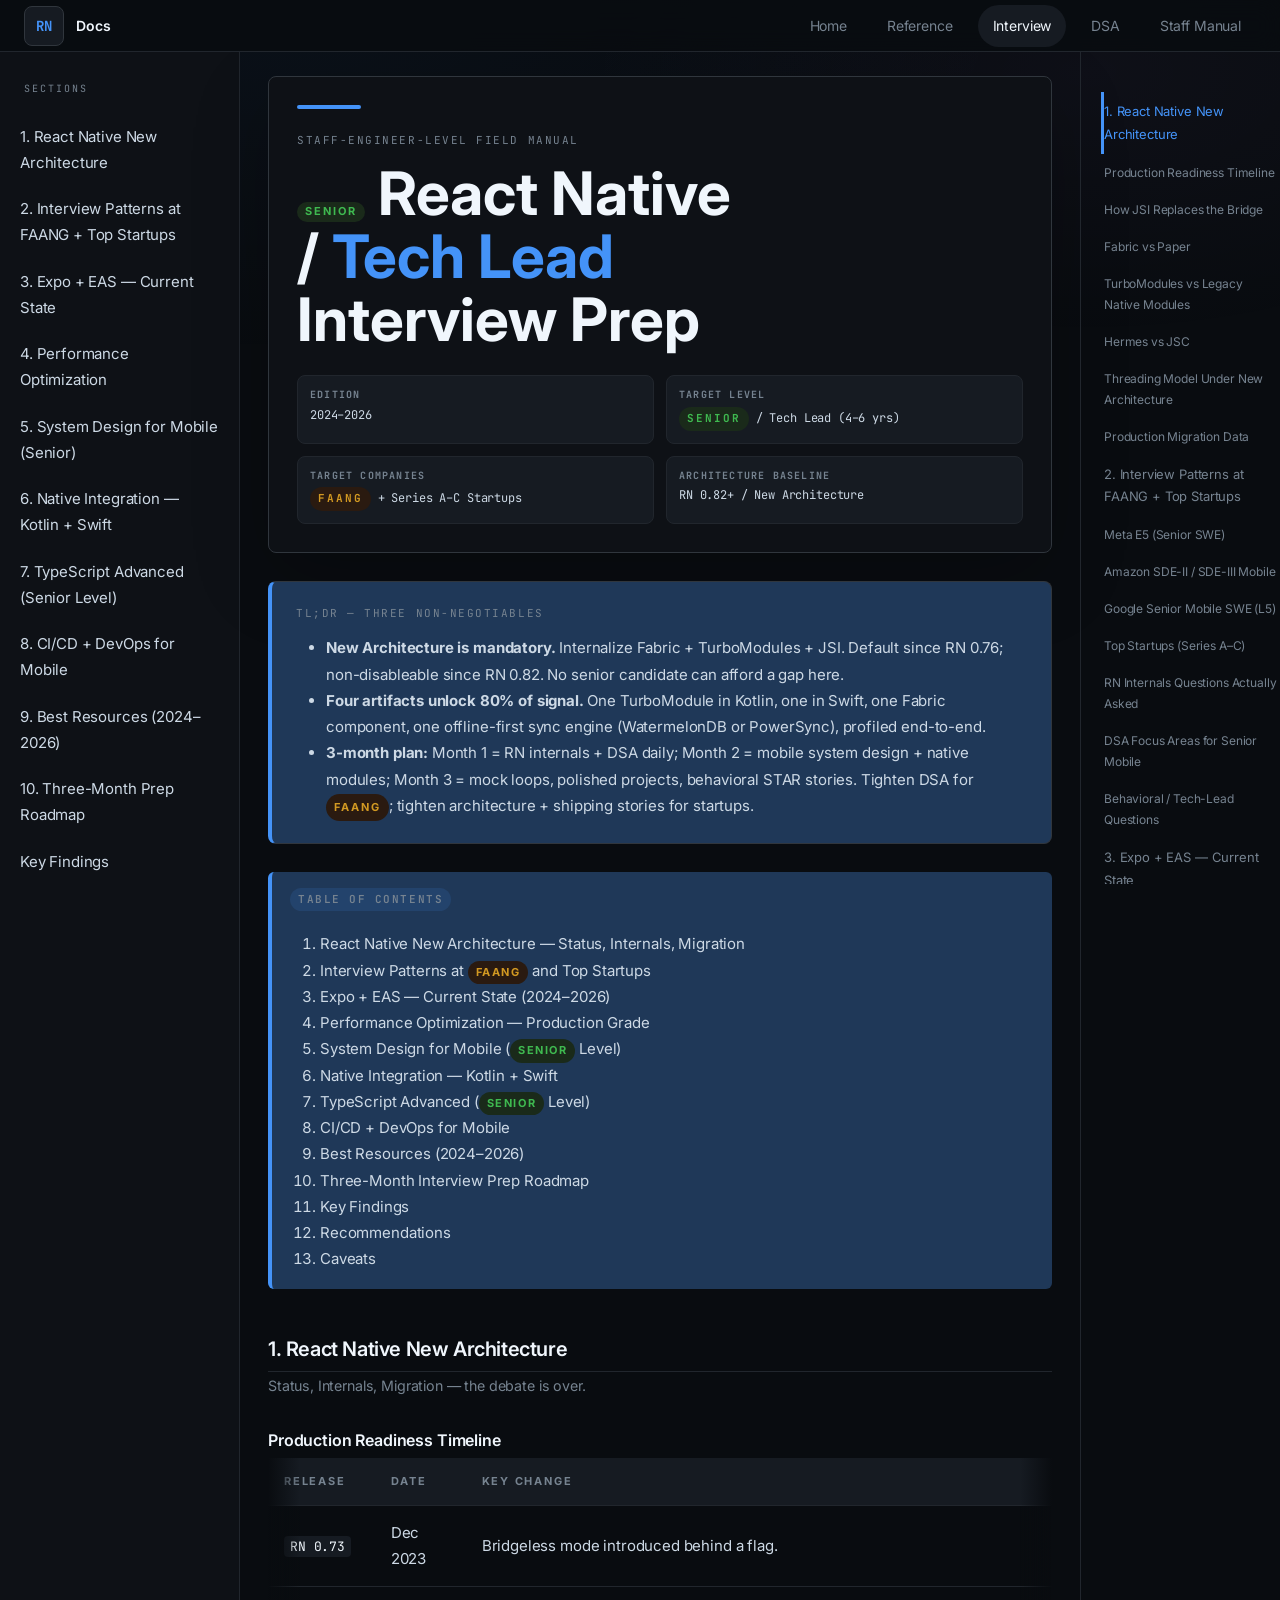
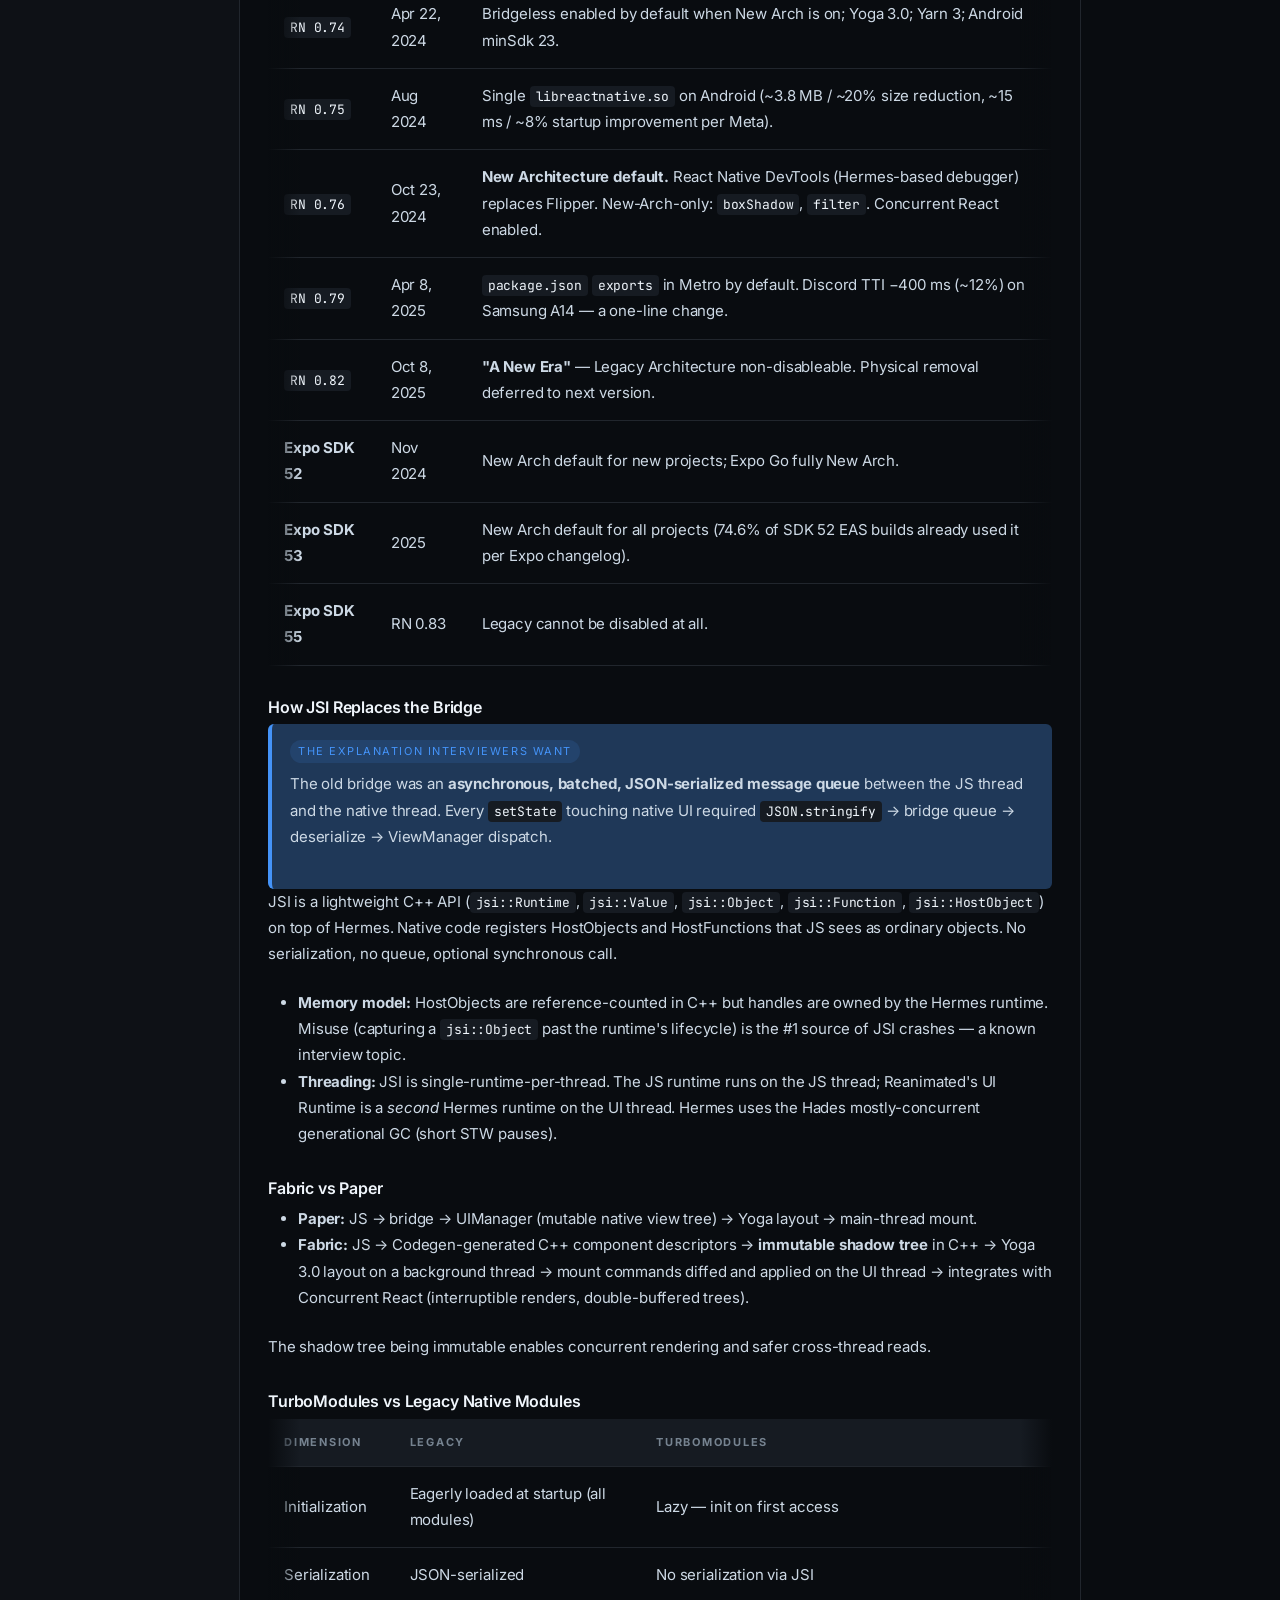
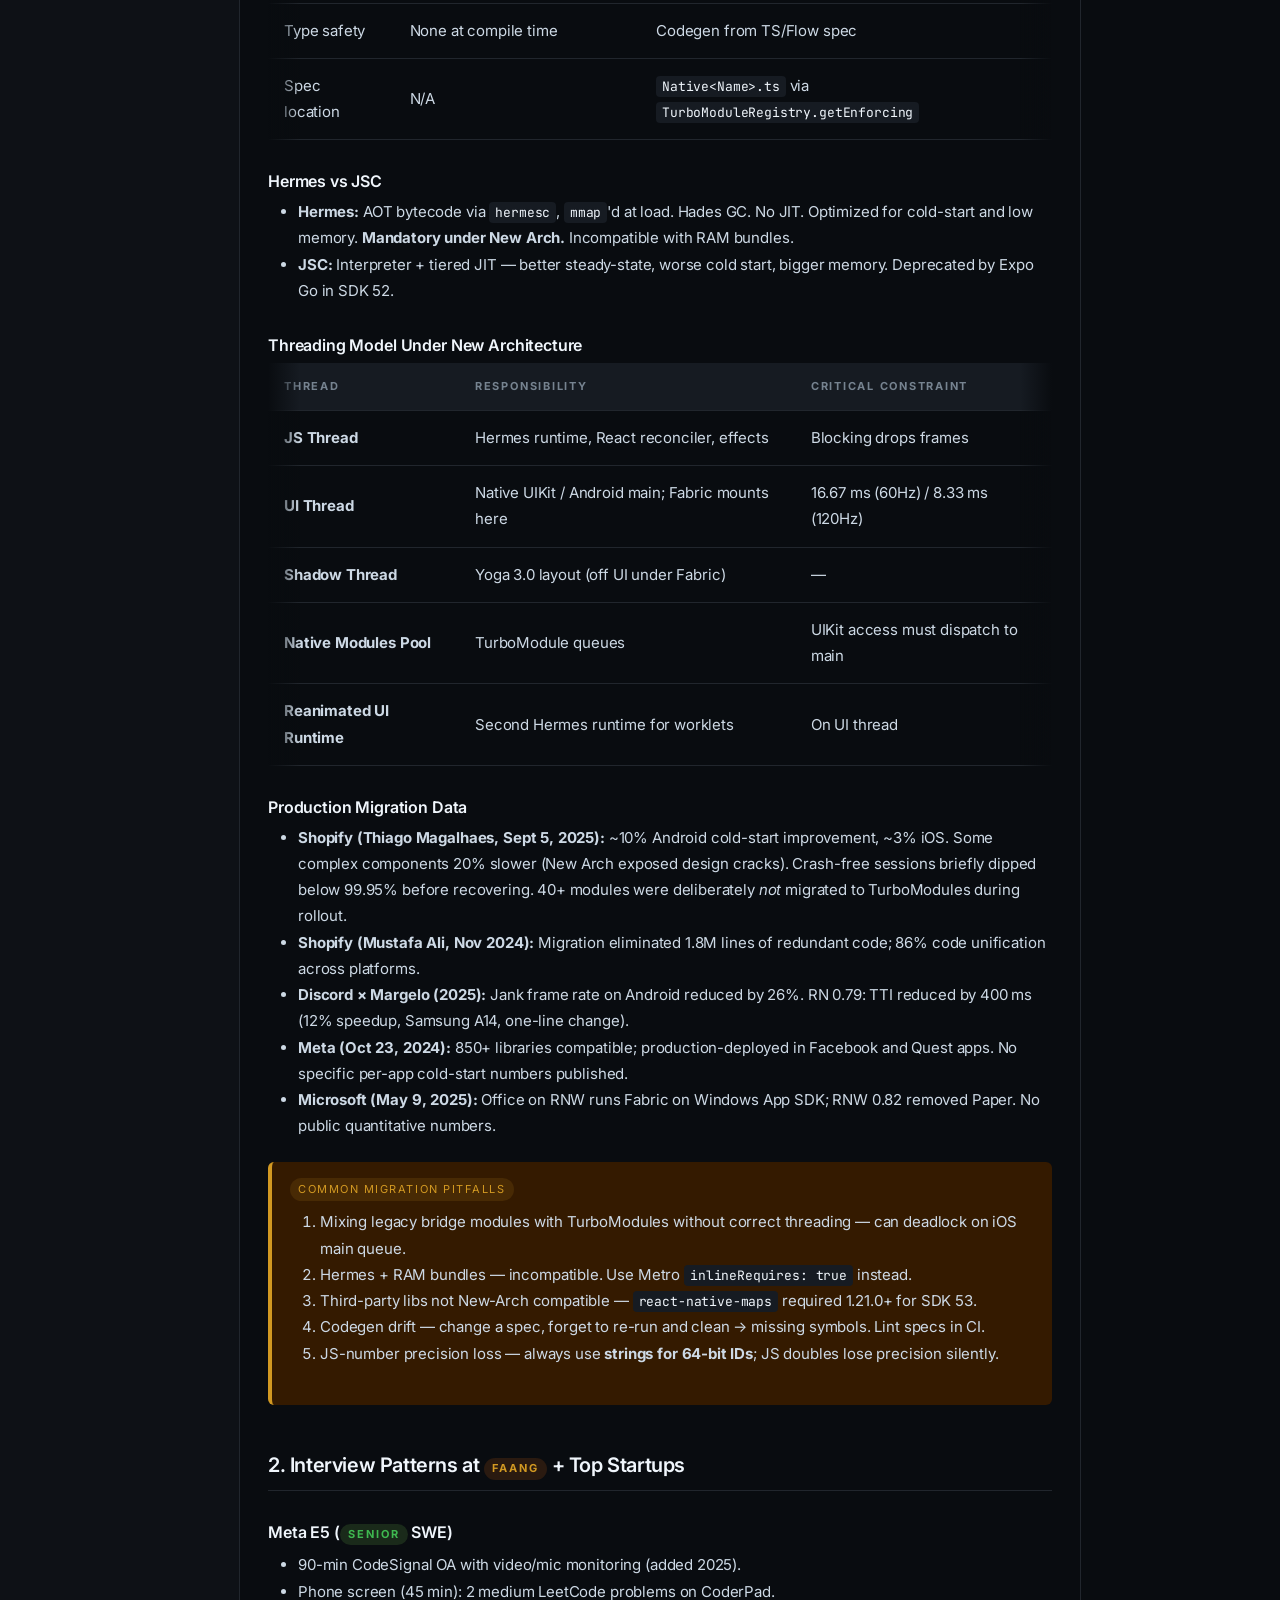
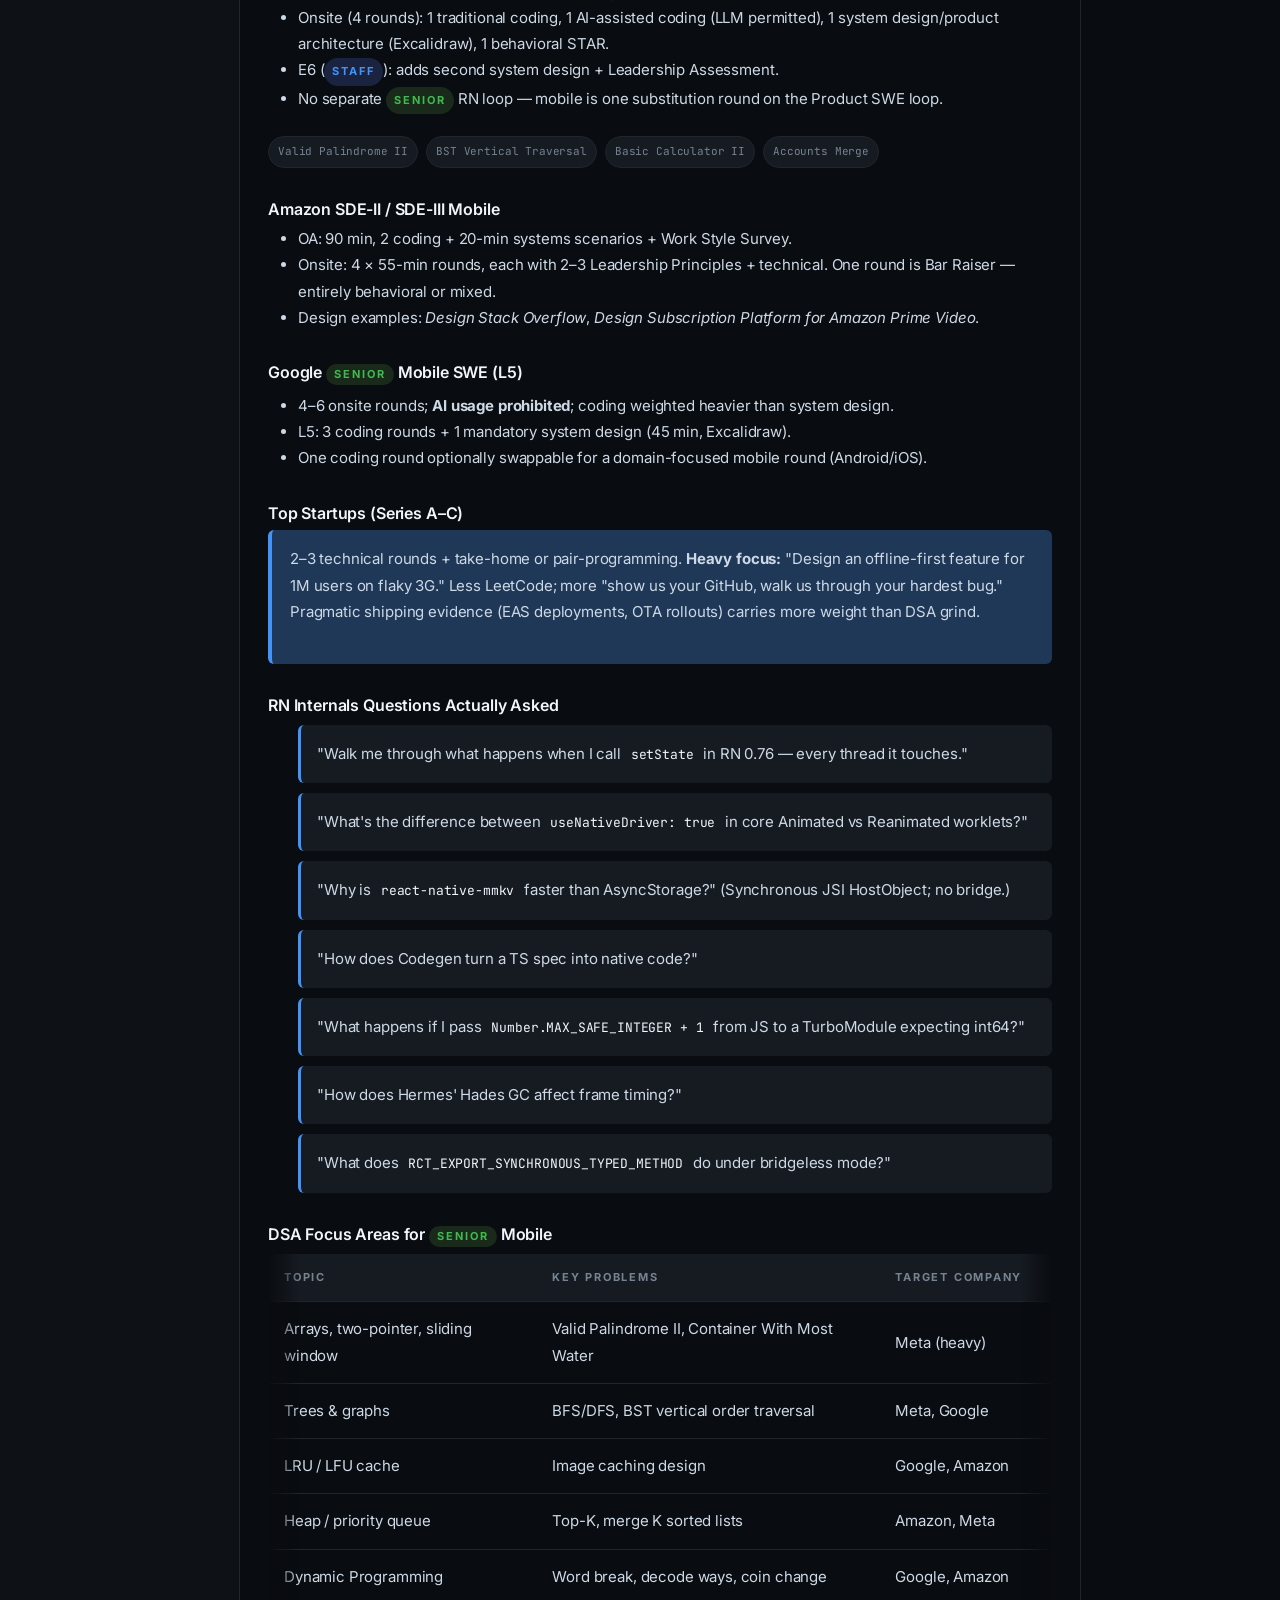
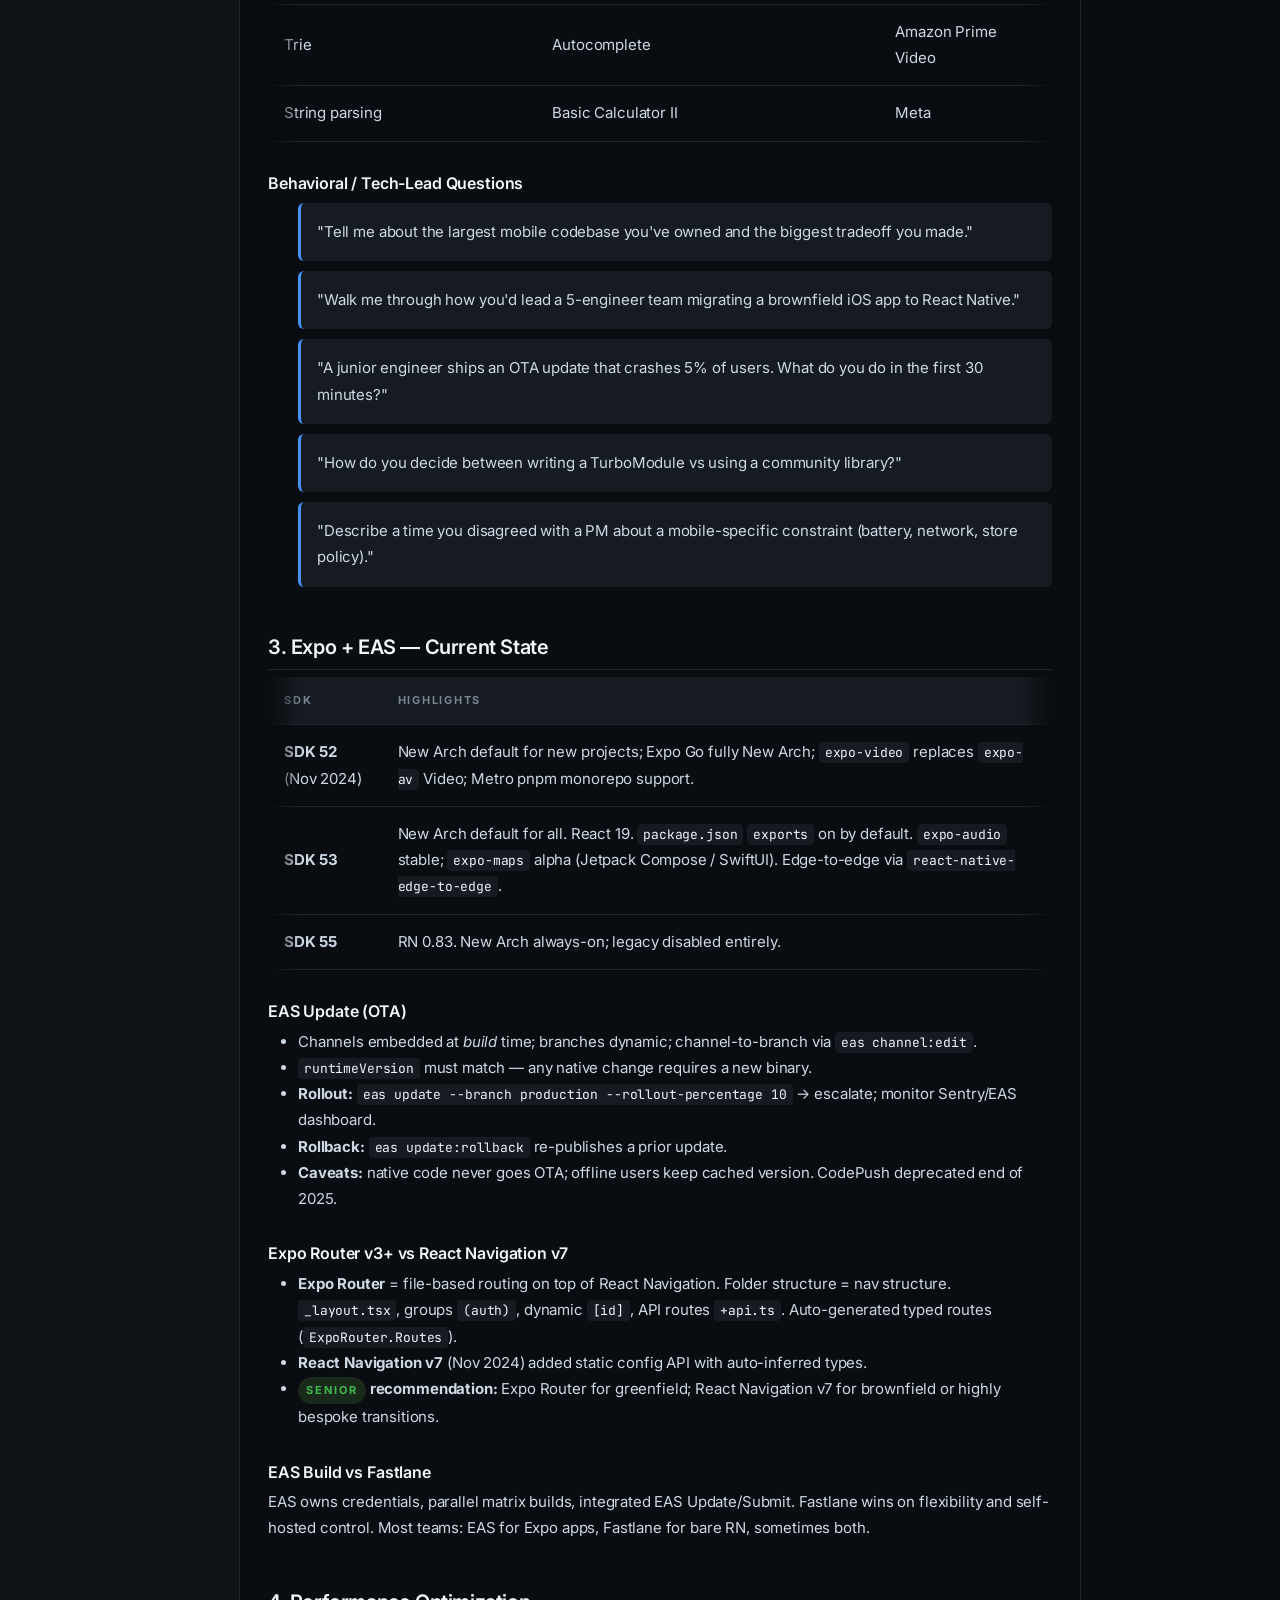
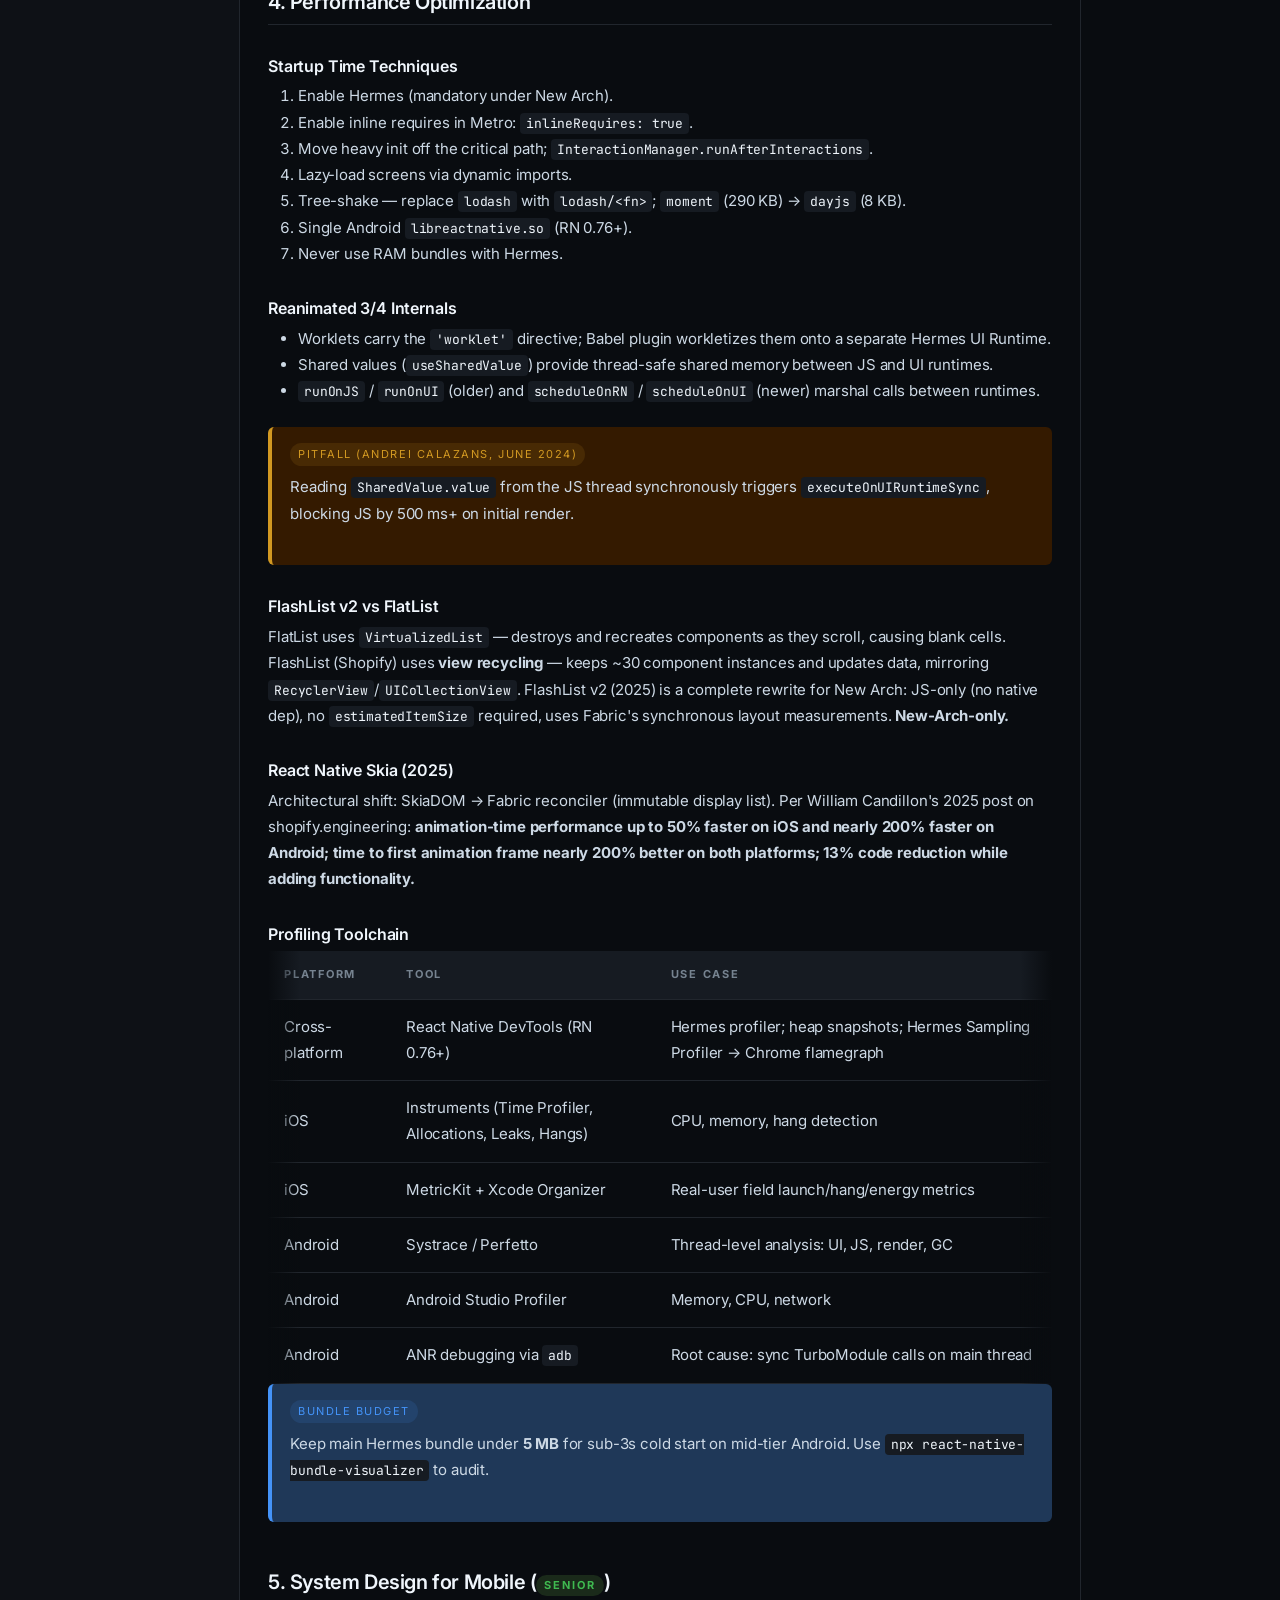
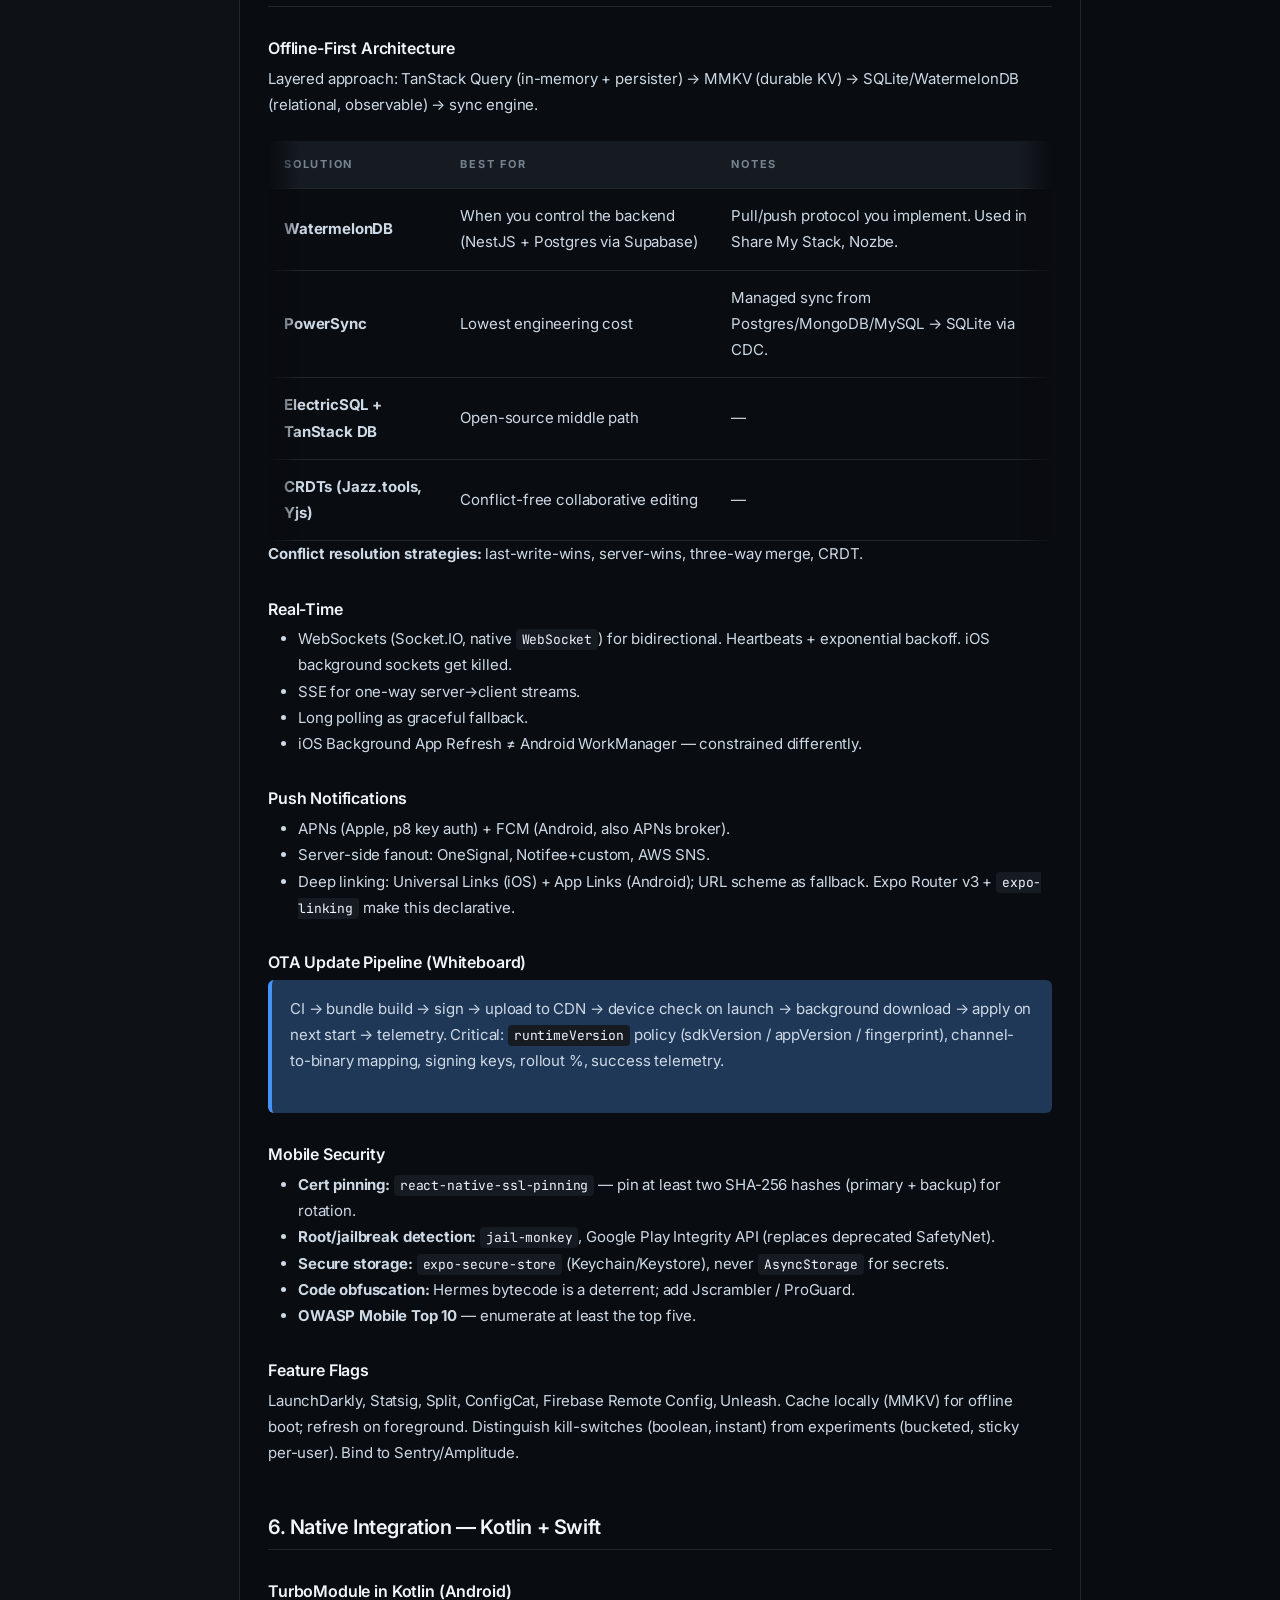
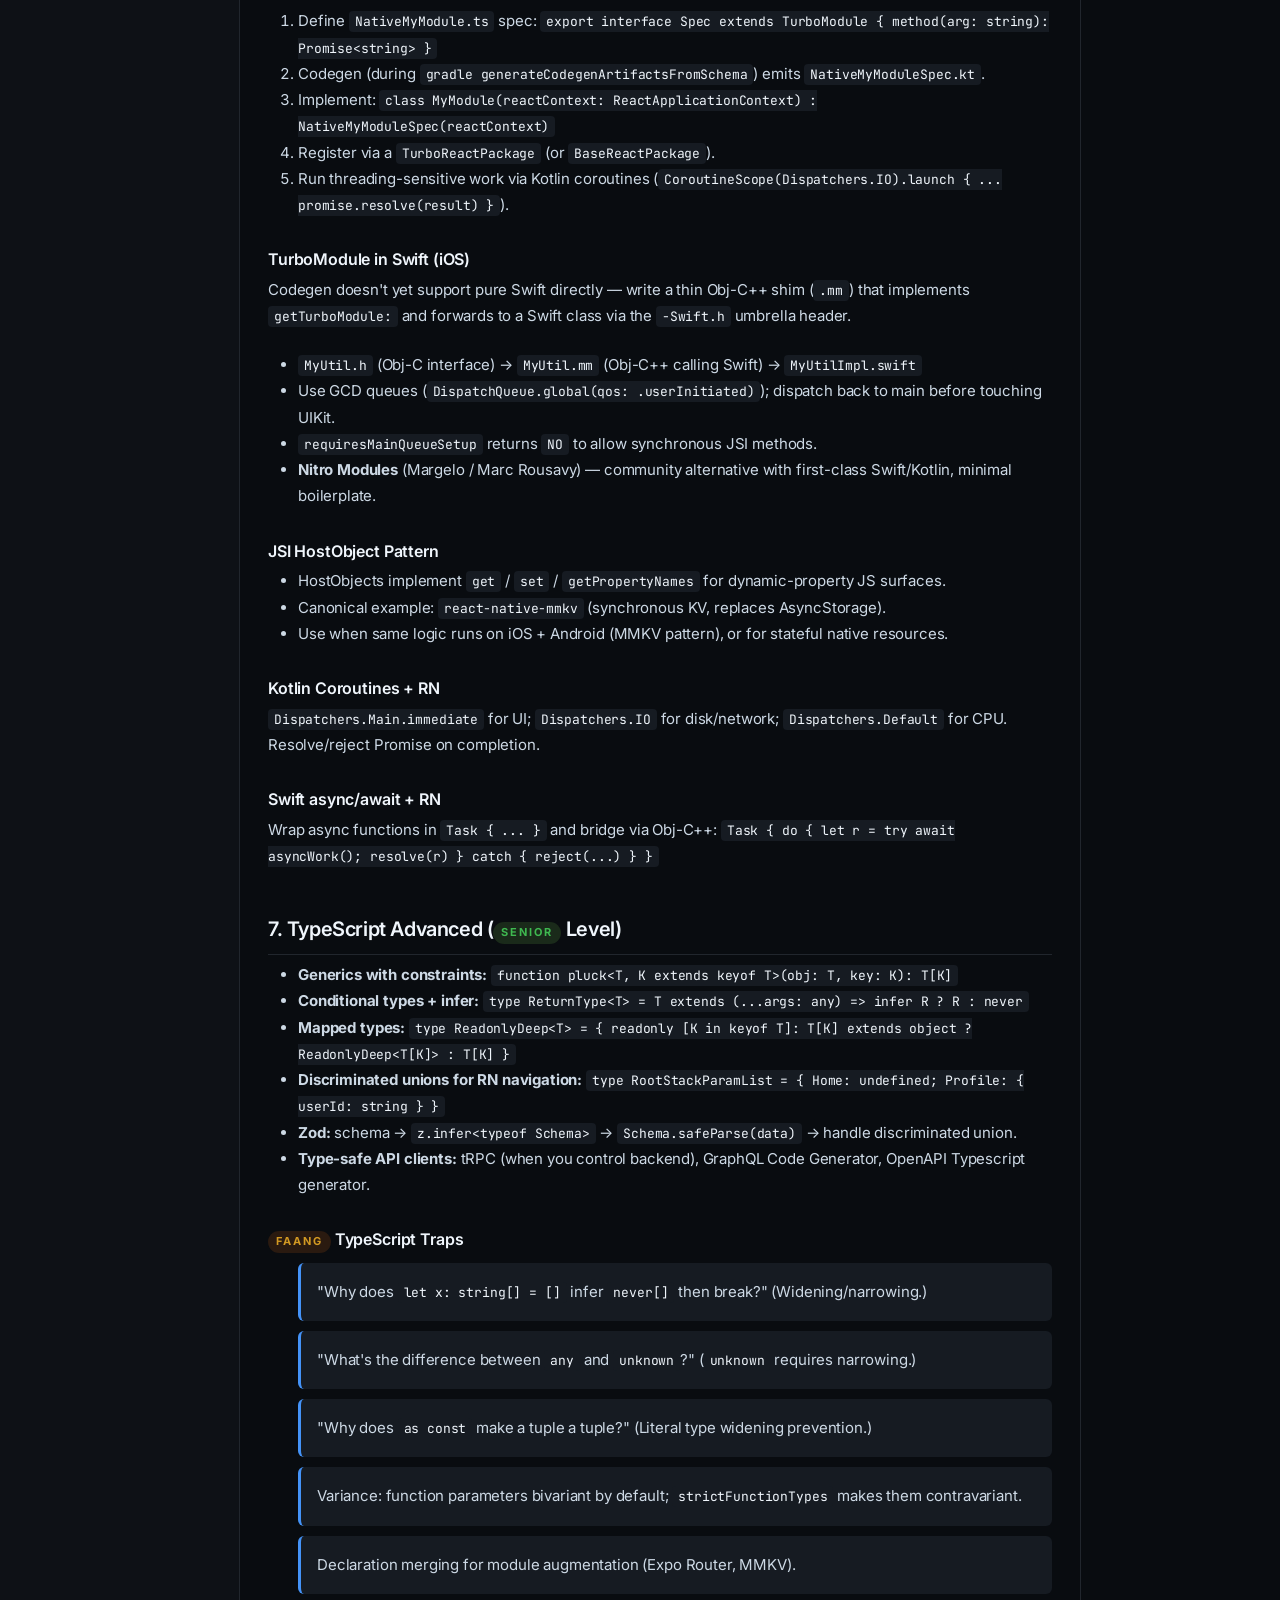
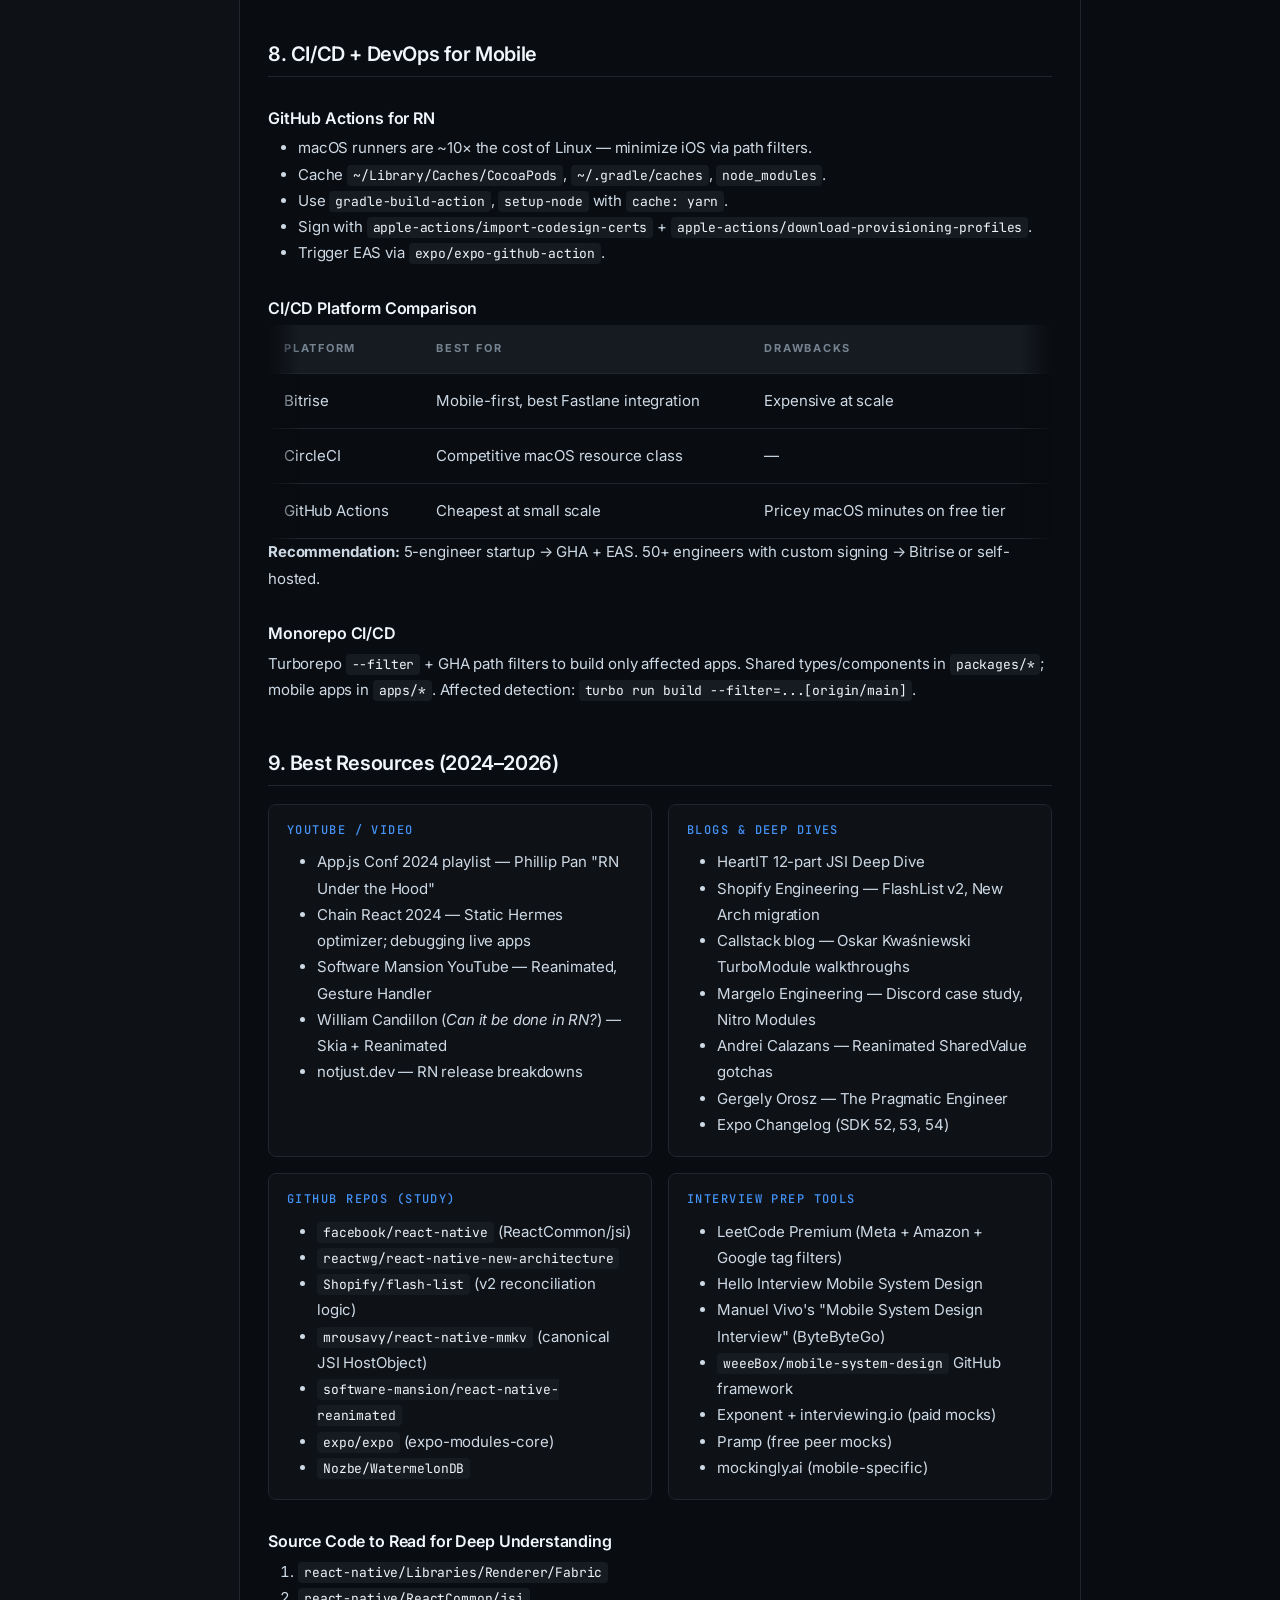
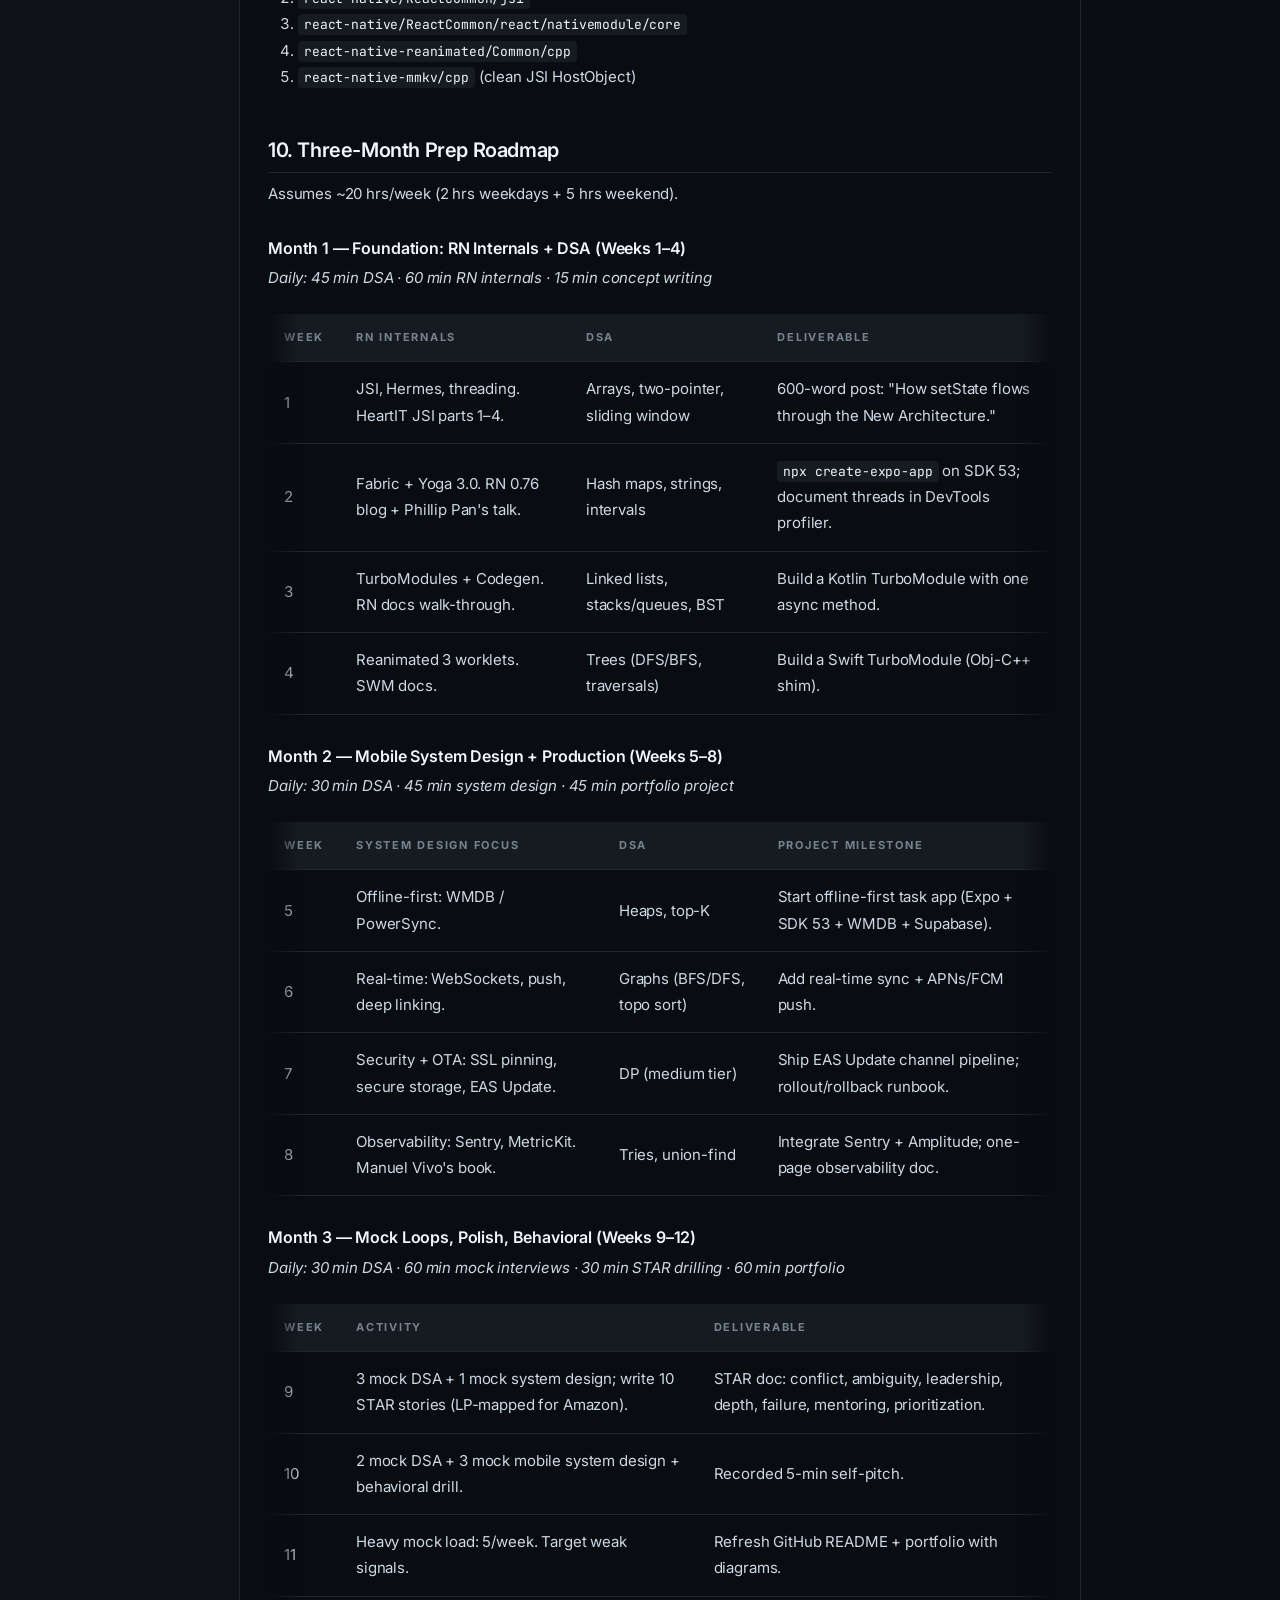
<file: rn_interview_field_manual.html>
<!doctype html>
<html lang="en">
  <head>
    <meta charset="utf-8" />
    <meta name="viewport" content="width=device-width, initial-scale=1.0" />
    <title>Senior React Native / Tech Lead — Interview Field Manual</title>
    <meta name="description" content="End-to-end interview prep for senior and tech-lead React Native roles — FAANG patterns, New Architecture, Expo & EAS, system design, and leadership scenarios." />
    <meta property="og:title" content="Senior RN / Tech Lead — Interview Field Manual" />
    <meta property="og:description" content="End-to-end interview prep for senior and tech-lead React Native roles — FAANG patterns, New Architecture, Expo & EAS, system design, and leadership scenarios." />
    <meta property="og:type" content="website" />
    <link rel="icon" href="data:image/svg+xml,%3Csvg xmlns='http://www.w3.org/2000/svg' viewBox='0 0 32 32'%3E%3Crect width='32' height='32' rx='6' fill='%230A84FF'/%3E%3Ctext x='50%25' y='57%25' dominant-baseline='middle' text-anchor='middle' font-family='sans-serif' font-size='15' font-weight='700' fill='white'%3ERN%3C/text%3E%3C/svg%3E" />
    <link rel="preconnect" href="https://fonts.googleapis.com" />
    <link rel="preconnect" href="https://fonts.gstatic.com" crossorigin />
    <link href="https://fonts.googleapis.com/css2?family=Inter:wght@400;500;600;650;700&family=JetBrains+Mono:wght@400;500;600;700&display=swap" rel="stylesheet" />
    <link href="https://cdn.jsdelivr.net/npm/bootstrap@5.3.0/dist/css/bootstrap.min.css" rel="stylesheet" integrity="sha384-ENjdO4Dr2bkBIFxQpeoY9Iu7AMLZc2xno1pB2iZYG3zv2RjO4DQBvYQ7S8ar4k+N" crossorigin="anonymous" />
    <link rel="stylesheet" href="_theme.css" />
  </head>
  <body class="field-manual">
  <a class="skip-link" href="#main-content">Skip to content</a>

    <div id="reading-progress"></div>
    <header class="navbar-custom">
      <div class="navbar-inner">
        <a class="navbar-brand" href="index.html">
          <span class="brand-mark">RN</span>
          <span class="brand-label">Docs</span>
        </a>
        <nav class="navbar-links" aria-label="Primary navigation">
          <a class="navbar-link" href="index.html">Home</a>
          <a class="navbar-link" href="rn_engineering_reference_2025.html">Reference</a>
          <a class="navbar-link active" href="rn_interview_field_manual.html">Interview</a>
          <a class="navbar-link" href="rn_interview_supplement.html">DSA</a>
          <a class="navbar-link" href="rn-staff-manual-2026.html">Staff Manual</a>
        </nav>
        <button id="drawer-toggle" class="navbar-toggler" type="button" aria-label="Open navigation">
          <svg width="20" height="20" viewBox="0 0 24 24" fill="none" stroke="currentColor" stroke-width="2" stroke-linecap="round" stroke-linejoin="round"><path d="M4 7h16M4 12h16M4 17h16"/></svg>
        </button>
      </div>
    </header>

    <div class="app-shell d-flex align-items-start">
      <aside class="sidebar" aria-label="Sidebar navigation">
        <div class="sidebar-section">
          <span class="sidebar-label">Sections</span>
          <a class="sidebar-link" href="#1-react-native-new-architecture">1. React Native New Architecture</a>
          <a class="sidebar-link" href="#2-interview-patterns-at-faang-top-startups">2. Interview Patterns at FAANG + Top Startups</a>
          <a class="sidebar-link" href="#3-expo-eas-current-state">3. Expo + EAS — Current State</a>
          <a class="sidebar-link" href="#4-performance-optimization">4. Performance Optimization</a>
          <a class="sidebar-link" href="#5-system-design-for-mobile-senior">5. System Design for Mobile (Senior)</a>
          <a class="sidebar-link" href="#6-native-integration-kotlin-swift">6. Native Integration — Kotlin + Swift</a>
          <a class="sidebar-link" href="#7-typescript-advanced-senior-level">7. TypeScript Advanced (Senior Level)</a>
          <a class="sidebar-link" href="#8-ci-cd-devops-for-mobile">8. CI/CD + DevOps for Mobile</a>
          <a class="sidebar-link" href="#9-best-resources-2024-2026">9. Best Resources (2024–2026)</a>
          <a class="sidebar-link" href="#10-three-month-prep-roadmap">10. Three-Month Prep Roadmap</a>
          <a class="sidebar-link" href="#key-findings">Key Findings</a>
          <a class="sidebar-link" href="#recommendations">Recommendations</a>
          <a class="sidebar-link" href="#caveats">Caveats</a>
        </div>
      </aside>

      <main id="main-content" class="main" role="main">
<!-- COVER -->
  <div class="cover">
    <div class="cover-rule"></div>
    <div class="cover-eyebrow">Staff-Engineer-Level Field Manual</div>
    <h1><span class="badge-level senior">Senior</span> React Native<br>/ <em>Tech Lead</em><br>Interview Prep</h1>
    <div class="cover-meta">
      <div class="cover-meta-item"><strong>Edition</strong>2024–2026</div>
      <div class="cover-meta-item"><strong>Target Level</strong><span class="badge-level senior">Senior</span> / Tech Lead (4–6 yrs)</div>
      <div class="cover-meta-item"><strong>Target Companies</strong><span class="badge-level faang">FAANG</span> + Series A–C Startups</div>
      <div class="cover-meta-item"><strong>Architecture Baseline</strong>RN 0.82+ / New Architecture</div>
    </div>
  </div>
  <div class="tldr">
    <div class="tldr-label">TL;DR — Three Non-Negotiables</div>
    <ul>
      <li><strong>New Architecture is mandatory.</strong> Internalize Fabric + TurboModules + JSI. Default since RN 0.76; non-disableable since RN 0.82. No senior candidate can afford a gap here.</li>
      <li><strong>Four artifacts unlock 80% of signal.</strong> One TurboModule in Kotlin, one in Swift, one Fabric component, one offline-first sync engine (WatermelonDB or PowerSync), profiled end-to-end.</li>
      <li><strong>3-month plan:</strong> Month 1 = RN internals + DSA daily; Month 2 = mobile system design + native modules; Month 3 = mock loops, polished projects, behavioral STAR stories. Tighten DSA for <span class="badge-level faang">FAANG</span>; tighten architecture + shipping stories for startups.</li>
    </ul>
  </div>
  <div class="callout callout--note document-toc">
    <span class="toc-label">Table of Contents</span>
    <ol>
      <li>React Native New Architecture — Status, Internals, Migration</li>
      <li>Interview Patterns at <span class="badge-level faang">FAANG</span> and Top Startups</li>
      <li>Expo + EAS — Current State (2024–2026)</li>
      <li>Performance Optimization — Production Grade</li>
      <li>System Design for Mobile (<span class="badge-level senior">Senior</span> Level)</li>
      <li>Native Integration — Kotlin + Swift</li>
      <li>TypeScript Advanced (<span class="badge-level senior">Senior</span> Level)</li>
      <li>CI/CD + DevOps for Mobile</li>
      <li>Best Resources (2024–2026)</li>
      <li>Three-Month Interview Prep Roadmap</li>
      <li>Key Findings</li>
      <li>Recommendations</li>
      <li>Caveats</li>
    </ol>
  </div>
  <h2 id="1-react-native-new-architecture">1. React Native New Architecture<a aria-label="Permalink" class="anchor-link" href="#1-react-native-new-architecture">¶</a></h2>
  <p class="section-desc">Status, Internals, Migration — the debate is over.</p>

  <h3 id="production-readiness-timeline">Production Readiness Timeline<a aria-label="Permalink" class="anchor-link" href="#production-readiness-timeline">¶</a></h3>
  <div class="table-wrap">
<div class="table-responsive-custom"><table class="table-custom">
    <thead><tr><th>Release</th><th>Date</th><th>Key Change</th></tr></thead>
    <tbody>
      <tr><td><code>RN 0.73</code></td><td>Dec 2023</td><td>Bridgeless mode introduced behind a flag.</td></tr>
      <tr><td><code>RN 0.74</code></td><td>Apr 22, 2024</td><td>Bridgeless enabled by default when New Arch is on; Yoga 3.0; Yarn 3; Android minSdk 23.</td></tr>
      <tr><td><code>RN 0.75</code></td><td>Aug 2024</td><td>Single <code>libreactnative.so</code> on Android (~3.8 MB / ~20% size reduction, ~15 ms / ~8% startup improvement per Meta).</td></tr>
      <tr><td><code>RN 0.76</code></td><td>Oct 23, 2024</td><td><strong>New Architecture default.</strong> React Native DevTools (Hermes-based debugger) replaces Flipper. New-Arch-only: <code>boxShadow</code>, <code>filter</code>. Concurrent React enabled.</td></tr>
      <tr><td><code>RN 0.79</code></td><td>Apr 8, 2025</td><td><code>package.json</code> <code>exports</code> in Metro by default. Discord TTI −400 ms (~12%) on Samsung A14 — a one-line change.</td></tr>
      <tr><td><code>RN 0.82</code></td><td>Oct 8, 2025</td><td><strong>"A New Era"</strong> — Legacy Architecture non-disableable. Physical removal deferred to next version.</td></tr>
      <tr><td><strong>Expo SDK 52</strong></td><td>Nov 2024</td><td>New Arch default for new projects; Expo Go fully New Arch.</td></tr>
      <tr><td><strong>Expo SDK 53</strong></td><td>2025</td><td>New Arch default for all projects (74.6% of SDK 52 EAS builds already used it per Expo changelog).</td></tr>
      <tr><td><strong>Expo SDK 55</strong></td><td>RN 0.83</td><td>Legacy cannot be disabled at all.</td></tr>
    </tbody>
  </table></div>
</div>

  <h3 id="how-jsi-replaces-the-bridge">How JSI Replaces the Bridge<a aria-label="Permalink" class="anchor-link" href="#how-jsi-replaces-the-bridge">¶</a></h3>
  <div class="callout callout--note">
    <span class="callout-label">The explanation interviewers want</span>
    <p>The old bridge was an <strong>asynchronous, batched, JSON-serialized message queue</strong> between the JS thread and the native thread. Every <code>setState</code> touching native UI required <code>JSON.stringify</code> → bridge queue → deserialize → ViewManager dispatch.</p>
  </div>
  <p>JSI is a lightweight C++ API (<code>jsi::Runtime</code>, <code>jsi::Value</code>, <code>jsi::Object</code>, <code>jsi::Function</code>, <code>jsi::HostObject</code>) on top of Hermes. Native code registers HostObjects and HostFunctions that JS sees as ordinary objects. No serialization, no queue, optional synchronous call.</p>
  <ul>
    <li><strong>Memory model:</strong> HostObjects are reference-counted in C++ but handles are owned by the Hermes runtime. Misuse (capturing a <code>jsi::Object</code> past the runtime's lifecycle) is the #1 source of JSI crashes — a known interview topic.</li>
    <li><strong>Threading:</strong> JSI is single-runtime-per-thread. The JS runtime runs on the JS thread; Reanimated's UI Runtime is a <em>second</em> Hermes runtime on the UI thread. Hermes uses the Hades mostly-concurrent generational GC (short STW pauses).</li>
  </ul>

  <h3 id="fabric-vs-paper">Fabric vs Paper<a aria-label="Permalink" class="anchor-link" href="#fabric-vs-paper">¶</a></h3>
  <ul>
    <li><strong>Paper:</strong> JS → bridge → UIManager (mutable native view tree) → Yoga layout → main-thread mount.</li>
    <li><strong>Fabric:</strong> JS → Codegen-generated C++ component descriptors → <strong>immutable shadow tree</strong> in C++ → Yoga 3.0 layout on a background thread → mount commands diffed and applied on the UI thread → integrates with Concurrent React (interruptible renders, double-buffered trees).</li>
  </ul>
  <p>The shadow tree being immutable enables concurrent rendering and safer cross-thread reads.</p>

  <h3 id="turbomodules-vs-legacy-native-modules">TurboModules vs Legacy Native Modules<a aria-label="Permalink" class="anchor-link" href="#turbomodules-vs-legacy-native-modules">¶</a></h3>
  <div class="table-wrap">
<div class="table-responsive-custom"><table class="table-custom">
    <thead><tr><th>Dimension</th><th>Legacy</th><th>TurboModules</th></tr></thead>
    <tbody>
      <tr><td>Initialization</td><td>Eagerly loaded at startup (all modules)</td><td>Lazy — init on first access</td></tr>
      <tr><td>Serialization</td><td>JSON-serialized</td><td>No serialization via JSI</td></tr>
      <tr><td>Type safety</td><td>None at compile time</td><td>Codegen from TS/Flow spec</td></tr>
      <tr><td>Spec location</td><td>N/A</td><td><code>Native&lt;Name&gt;.ts</code> via <code>TurboModuleRegistry.getEnforcing</code></td></tr>
    </tbody>
  </table></div>
</div>

  <h3 id="hermes-vs-jsc">Hermes vs JSC<a aria-label="Permalink" class="anchor-link" href="#hermes-vs-jsc">¶</a></h3>
  <ul>
    <li><strong>Hermes:</strong> AOT bytecode via <code>hermesc</code>, <code>mmap</code>'d at load. Hades GC. No JIT. Optimized for cold-start and low memory. <strong>Mandatory under New Arch.</strong> Incompatible with RAM bundles.</li>
    <li><strong>JSC:</strong> Interpreter + tiered JIT — better steady-state, worse cold start, bigger memory. Deprecated by Expo Go in SDK 52.</li>
  </ul>

  <h3 id="threading-model-under-new-architecture">Threading Model Under New Architecture<a aria-label="Permalink" class="anchor-link" href="#threading-model-under-new-architecture">¶</a></h3>
  <div class="table-wrap">
<div class="table-responsive-custom"><table class="table-custom">
    <thead><tr><th>Thread</th><th>Responsibility</th><th>Critical Constraint</th></tr></thead>
    <tbody>
      <tr><td><strong>JS Thread</strong></td><td>Hermes runtime, React reconciler, effects</td><td>Blocking drops frames</td></tr>
      <tr><td><strong>UI Thread</strong></td><td>Native UIKit / Android main; Fabric mounts here</td><td>16.67 ms (60Hz) / 8.33 ms (120Hz)</td></tr>
      <tr><td><strong>Shadow Thread</strong></td><td>Yoga 3.0 layout (off UI under Fabric)</td><td>—</td></tr>
      <tr><td><strong>Native Modules Pool</strong></td><td>TurboModule queues</td><td>UIKit access must dispatch to main</td></tr>
      <tr><td><strong>Reanimated UI Runtime</strong></td><td>Second Hermes runtime for worklets</td><td>On UI thread</td></tr>
    </tbody>
  </table></div>
</div>

  <h3 id="production-migration-data">Production Migration Data<a aria-label="Permalink" class="anchor-link" href="#production-migration-data">¶</a></h3>
  <ul>
    <li><strong>Shopify (Thiago Magalhaes, Sept 5, 2025):</strong> ~10% Android cold-start improvement, ~3% iOS. Some complex components 20% slower (New Arch exposed design cracks). Crash-free sessions briefly dipped below 99.95% before recovering. 40+ modules were deliberately <em>not</em> migrated to TurboModules during rollout.</li>
    <li><strong>Shopify (Mustafa Ali, Nov 2024):</strong> Migration eliminated 1.8M lines of redundant code; 86% code unification across platforms.</li>
    <li><strong>Discord × Margelo (2025):</strong> Jank frame rate on Android reduced by 26%. RN 0.79: TTI reduced by 400 ms (12% speedup, Samsung A14, one-line change).</li>
    <li><strong>Meta (Oct 23, 2024):</strong> 850+ libraries compatible; production-deployed in Facebook and Quest apps. No specific per-app cold-start numbers published.</li>
    <li><strong>Microsoft (May 9, 2025):</strong> Office on RNW runs Fabric on Windows App SDK; RNW 0.82 removed Paper. No public quantitative numbers.</li>
  </ul>

  <div class="callout callout--warning">
    <span class="callout-label">Common Migration Pitfalls</span>
    <ol>
      <li>Mixing legacy bridge modules with TurboModules without correct threading — can deadlock on iOS main queue.</li>
      <li>Hermes + RAM bundles — incompatible. Use Metro <code>inlineRequires: true</code> instead.</li>
      <li>Third-party libs not New-Arch compatible — <code>react-native-maps</code> required 1.21.0+ for SDK 53.</li>
      <li>Codegen drift — change a spec, forget to re-run and clean → missing symbols. Lint specs in CI.</li>
      <li>JS-number precision loss — always use <strong>strings for 64-bit IDs</strong>; JS doubles lose precision silently.</li>
    </ol>
  </div>
  <h2 id="2-interview-patterns-at-faang-top-startups">2. Interview Patterns at <span class="badge-level faang">FAANG</span> + Top Startups<a aria-label="Permalink" class="anchor-link" href="#2-interview-patterns-at-faang-top-startups">¶</a></h2>

  <h3 id="meta-e5-senior-swe">Meta E5 (<span class="badge-level senior">Senior</span> SWE)<a aria-label="Permalink" class="anchor-link" href="#meta-e5-senior-swe">¶</a></h3>
  <ul>
    <li>90-min CodeSignal OA with video/mic monitoring (added 2025).</li>
    <li>Phone screen (45 min): 2 medium LeetCode problems on CoderPad.</li>
    <li>Onsite (4 rounds): 1 traditional coding, 1 AI-assisted coding (LLM permitted), 1 system design/product architecture (Excalidraw), 1 behavioral STAR.</li>
    <li>E6 (<span class="badge-level staff">Staff</span>): adds second system design + Leadership Assessment.</li>
    <li>No separate <span class="badge-level senior">Senior</span> RN loop — mobile is one substitution round on the Product SWE loop.</li>
  </ul>
  <div class="tags">
    <span class="tag">Valid Palindrome II</span>
    <span class="tag">BST Vertical Traversal</span>
    <span class="tag">Basic Calculator II</span>
    <span class="tag">Accounts Merge</span>
  </div>

  <h3 id="amazon-sde-ii-sde-iii-mobile">Amazon SDE-II / SDE-III Mobile<a aria-label="Permalink" class="anchor-link" href="#amazon-sde-ii-sde-iii-mobile">¶</a></h3>
  <ul>
    <li>OA: 90 min, 2 coding + 20-min systems scenarios + Work Style Survey.</li>
    <li>Onsite: 4 × 55-min rounds, each with 2–3 Leadership Principles + technical. One round is Bar Raiser — entirely behavioral or mixed.</li>
    <li>Design examples: <em>Design Stack Overflow</em>, <em>Design Subscription Platform for Amazon Prime Video</em>.</li>
  </ul>

  <h3 id="google-senior-mobile-swe-l5">Google <span class="badge-level senior">Senior</span> Mobile SWE (L5)<a aria-label="Permalink" class="anchor-link" href="#google-senior-mobile-swe-l5">¶</a></h3>
  <ul>
    <li>4–6 onsite rounds; <strong>AI usage prohibited</strong>; coding weighted heavier than system design.</li>
    <li>L5: 3 coding rounds + 1 mandatory system design (45 min, Excalidraw).</li>
    <li>One coding round optionally swappable for a domain-focused mobile round (Android/iOS).</li>
  </ul>

  <h3 id="top-startups-series-a-c">Top Startups (Series A–C)<a aria-label="Permalink" class="anchor-link" href="#top-startups-series-a-c">¶</a></h3>
  <div class="callout callout--note">
    <p>2–3 technical rounds + take-home or pair-programming. <strong>Heavy focus:</strong> "Design an offline-first feature for 1M users on flaky 3G." Less LeetCode; more "show us your GitHub, walk us through your hardest bug." Pragmatic shipping evidence (EAS deployments, OTA rollouts) carries more weight than DSA grind.</p>
  </div>

  <h3 id="rn-internals-questions-actually-asked">RN Internals Questions Actually Asked<a aria-label="Permalink" class="anchor-link" href="#rn-internals-questions-actually-asked">¶</a></h3>
  <ul>
    <li class="qa-question">"Walk me through what happens when I call <code>setState</code> in RN 0.76 — every thread it touches."</li>
    <li class="qa-question">"What's the difference between <code>useNativeDriver: true</code> in core Animated vs Reanimated worklets?"</li>
    <li class="qa-question">"Why is <code>react-native-mmkv</code> faster than AsyncStorage?" (Synchronous JSI HostObject; no bridge.)</li>
    <li class="qa-question">"How does Codegen turn a TS spec into native code?"</li>
    <li class="qa-question">"What happens if I pass <code>Number.MAX_SAFE_INTEGER + 1</code> from JS to a TurboModule expecting int64?"</li>
    <li class="qa-question">"How does Hermes' Hades GC affect frame timing?"</li>
    <li class="qa-question">"What does <code>RCT_EXPORT_SYNCHRONOUS_TYPED_METHOD</code> do under bridgeless mode?"</li>
  </ul>

  <h3 id="dsa-focus-areas-for-senior-mobile">DSA Focus Areas for <span class="badge-level senior">Senior</span> Mobile<a aria-label="Permalink" class="anchor-link" href="#dsa-focus-areas-for-senior-mobile">¶</a></h3>
  <div class="table-wrap">
<div class="table-responsive-custom"><table class="table-custom">
    <thead><tr><th>Topic</th><th>Key Problems</th><th>Target Company</th></tr></thead>
    <tbody>
      <tr><td>Arrays, two-pointer, sliding window</td><td>Valid Palindrome II, Container With Most Water</td><td>Meta (heavy)</td></tr>
      <tr><td>Trees &amp; graphs</td><td>BFS/DFS, BST vertical order traversal</td><td>Meta, Google</td></tr>
      <tr><td>LRU / LFU cache</td><td>Image caching design</td><td>Google, Amazon</td></tr>
      <tr><td>Heap / priority queue</td><td>Top-K, merge K sorted lists</td><td>Amazon, Meta</td></tr>
      <tr><td>Dynamic Programming</td><td>Word break, decode ways, coin change</td><td>Google, Amazon</td></tr>
      <tr><td>Trie</td><td>Autocomplete</td><td>Amazon Prime Video</td></tr>
      <tr><td>String parsing</td><td>Basic Calculator II</td><td>Meta</td></tr>
    </tbody>
  </table></div>
</div>

  <h3 id="behavioral-tech-lead-questions">Behavioral / Tech-Lead Questions<a aria-label="Permalink" class="anchor-link" href="#behavioral-tech-lead-questions">¶</a></h3>
  <ul>
    <li class="qa-question">"Tell me about the largest mobile codebase you've owned and the biggest tradeoff you made."</li>
    <li class="qa-question">"Walk me through how you'd lead a 5-engineer team migrating a brownfield iOS app to React Native."</li>
    <li class="qa-question">"A junior engineer ships an OTA update that crashes 5% of users. What do you do in the first 30 minutes?"</li>
    <li class="qa-question">"How do you decide between writing a TurboModule vs using a community library?"</li>
    <li class="qa-question">"Describe a time you disagreed with a PM about a mobile-specific constraint (battery, network, store policy)."</li>
  </ul>
  <h2 id="3-expo-eas-current-state">3. Expo + EAS — Current State<a aria-label="Permalink" class="anchor-link" href="#3-expo-eas-current-state">¶</a></h2>

  <div class="table-wrap">
<div class="table-responsive-custom"><table class="table-custom">
    <thead><tr><th>SDK</th><th>Highlights</th></tr></thead>
    <tbody>
      <tr><td><strong>SDK 52</strong> (Nov 2024)</td><td>New Arch default for new projects; Expo Go fully New Arch; <code>expo-video</code> replaces <code>expo-av</code> Video; Metro pnpm monorepo support.</td></tr>
      <tr><td><strong>SDK 53</strong></td><td>New Arch default for all. React 19. <code>package.json</code> <code>exports</code> on by default. <code>expo-audio</code> stable; <code>expo-maps</code> alpha (Jetpack Compose / SwiftUI). Edge-to-edge via <code>react-native-edge-to-edge</code>.</td></tr>
      <tr><td><strong>SDK 55</strong></td><td>RN 0.83. New Arch always-on; legacy disabled entirely.</td></tr>
    </tbody>
  </table></div>
</div>

  <h3 id="eas-update-ota">EAS Update (OTA)<a aria-label="Permalink" class="anchor-link" href="#eas-update-ota">¶</a></h3>
  <ul>
    <li>Channels embedded at <em>build</em> time; branches dynamic; channel-to-branch via <code>eas channel:edit</code>.</li>
    <li><code>runtimeVersion</code> must match — any native change requires a new binary.</li>
    <li><strong>Rollout:</strong> <code>eas update --branch production --rollout-percentage 10</code> → escalate; monitor Sentry/EAS dashboard.</li>
    <li><strong>Rollback:</strong> <code>eas update:rollback</code> re-publishes a prior update.</li>
    <li><strong>Caveats:</strong> native code never goes OTA; offline users keep cached version. CodePush deprecated end of 2025.</li>
  </ul>

  <h3 id="expo-router-v3-vs-react-navigation-v7">Expo Router v3+ vs React Navigation v7<a aria-label="Permalink" class="anchor-link" href="#expo-router-v3-vs-react-navigation-v7">¶</a></h3>
  <ul>
    <li><strong>Expo Router</strong> = file-based routing on top of React Navigation. Folder structure = nav structure. <code>_layout.tsx</code>, groups <code>(auth)</code>, dynamic <code>[id]</code>, API routes <code>+api.ts</code>. Auto-generated typed routes (<code>ExpoRouter.Routes</code>).</li>
    <li><strong>React Navigation v7</strong> (Nov 2024) added static config API with auto-inferred types.</li>
    <li><strong><span class="badge-level senior">Senior</span> recommendation:</strong> Expo Router for greenfield; React Navigation v7 for brownfield or highly bespoke transitions.</li>
  </ul>

  <h3 id="eas-build-vs-fastlane">EAS Build vs Fastlane<a aria-label="Permalink" class="anchor-link" href="#eas-build-vs-fastlane">¶</a></h3>
  <p>EAS owns credentials, parallel matrix builds, integrated EAS Update/Submit. Fastlane wins on flexibility and self-hosted control. Most teams: EAS for Expo apps, Fastlane for bare RN, sometimes both.</p>
  <h2 id="4-performance-optimization">4. Performance Optimization<a aria-label="Permalink" class="anchor-link" href="#4-performance-optimization">¶</a></h2>

  <h3 id="startup-time-techniques">Startup Time Techniques<a aria-label="Permalink" class="anchor-link" href="#startup-time-techniques">¶</a></h3>
  <ol>
    <li>Enable Hermes (mandatory under New Arch).</li>
    <li>Enable inline requires in Metro: <code>inlineRequires: true</code>.</li>
    <li>Move heavy init off the critical path; <code>InteractionManager.runAfterInteractions</code>.</li>
    <li>Lazy-load screens via dynamic imports.</li>
    <li>Tree-shake — replace <code>lodash</code> with <code>lodash/&lt;fn&gt;</code>; <code>moment</code> (290 KB) → <code>dayjs</code> (8 KB).</li>
    <li>Single Android <code>libreactnative.so</code> (RN 0.76+).</li>
    <li>Never use RAM bundles with Hermes.</li>
  </ol>

  <h3 id="reanimated-3-4-internals">Reanimated 3/4 Internals<a aria-label="Permalink" class="anchor-link" href="#reanimated-3-4-internals">¶</a></h3>
  <ul>
    <li>Worklets carry the <code>'worklet'</code> directive; Babel plugin workletizes them onto a separate Hermes UI Runtime.</li>
    <li>Shared values (<code>useSharedValue</code>) provide thread-safe shared memory between JS and UI runtimes.</li>
    <li><code>runOnJS</code> / <code>runOnUI</code> (older) and <code>scheduleOnRN</code> / <code>scheduleOnUI</code> (newer) marshal calls between runtimes.</li>
  </ul>
  <div class="callout callout--warning">
    <span class="callout-label">Pitfall (Andrei Calazans, June 2024)</span>
    <p>Reading <code>SharedValue.value</code> from the JS thread synchronously triggers <code>executeOnUIRuntimeSync</code>, blocking JS by 500 ms+ on initial render.</p>
  </div>

  <h3 id="flashlist-v2-vs-flatlist">FlashList v2 vs FlatList<a aria-label="Permalink" class="anchor-link" href="#flashlist-v2-vs-flatlist">¶</a></h3>
  <p>FlatList uses <code>VirtualizedList</code> — destroys and recreates components as they scroll, causing blank cells. FlashList (Shopify) uses <strong>view recycling</strong> — keeps ~30 component instances and updates data, mirroring <code>RecyclerView</code>/<code>UICollectionView</code>. FlashList v2 (2025) is a complete rewrite for New Arch: JS-only (no native dep), no <code>estimatedItemSize</code> required, uses Fabric's synchronous layout measurements. <strong>New-Arch-only.</strong></p>

  <h3 id="react-native-skia-2025">React Native Skia (2025)<a aria-label="Permalink" class="anchor-link" href="#react-native-skia-2025">¶</a></h3>
  <p>Architectural shift: SkiaDOM → Fabric reconciler (immutable display list). Per William Candillon's 2025 post on shopify.engineering: <strong>animation-time performance up to 50% faster on iOS and nearly 200% faster on Android; time to first animation frame nearly 200% better on both platforms; 13% code reduction while adding functionality.</strong></p>

  <h3 id="profiling-toolchain">Profiling Toolchain<a aria-label="Permalink" class="anchor-link" href="#profiling-toolchain">¶</a></h3>
  <div class="table-wrap">
<div class="table-responsive-custom"><table class="table-custom">
    <thead><tr><th>Platform</th><th>Tool</th><th>Use Case</th></tr></thead>
    <tbody>
      <tr><td>Cross-platform</td><td>React Native DevTools (RN 0.76+)</td><td>Hermes profiler; heap snapshots; Hermes Sampling Profiler → Chrome flamegraph</td></tr>
      <tr><td>iOS</td><td>Instruments (Time Profiler, Allocations, Leaks, Hangs)</td><td>CPU, memory, hang detection</td></tr>
      <tr><td>iOS</td><td>MetricKit + Xcode Organizer</td><td>Real-user field launch/hang/energy metrics</td></tr>
      <tr><td>Android</td><td>Systrace / Perfetto</td><td>Thread-level analysis: UI, JS, render, GC</td></tr>
      <tr><td>Android</td><td>Android Studio Profiler</td><td>Memory, CPU, network</td></tr>
      <tr><td>Android</td><td>ANR debugging via <code>adb</code></td><td>Root cause: sync TurboModule calls on main thread</td></tr>
    </tbody>
  </table></div>
</div>

  <div class="callout callout--note">
    <span class="callout-label">Bundle Budget</span>
    <p>Keep main Hermes bundle under <strong>5 MB</strong> for sub-3s cold start on mid-tier Android. Use <code>npx react-native-bundle-visualizer</code> to audit.</p>
  </div>
  <h2 id="5-system-design-for-mobile-senior">5. System Design for Mobile (<span class="badge-level senior">Senior</span>)<a aria-label="Permalink" class="anchor-link" href="#5-system-design-for-mobile-senior">¶</a></h2>

  <h3 id="offline-first-architecture">Offline-First Architecture<a aria-label="Permalink" class="anchor-link" href="#offline-first-architecture">¶</a></h3>
  <p>Layered approach: TanStack Query (in-memory + persister) → MMKV (durable KV) → SQLite/WatermelonDB (relational, observable) → sync engine.</p>
  <div class="table-wrap">
<div class="table-responsive-custom"><table class="table-custom">
    <thead><tr><th>Solution</th><th>Best For</th><th>Notes</th></tr></thead>
    <tbody>
      <tr><td><strong>WatermelonDB</strong></td><td>When you control the backend (NestJS + Postgres via Supabase)</td><td>Pull/push protocol you implement. Used in Share My Stack, Nozbe.</td></tr>
      <tr><td><strong>PowerSync</strong></td><td>Lowest engineering cost</td><td>Managed sync from Postgres/MongoDB/MySQL → SQLite via CDC.</td></tr>
      <tr><td><strong>ElectricSQL + TanStack DB</strong></td><td>Open-source middle path</td><td>—</td></tr>
      <tr><td><strong>CRDTs (Jazz.tools, Yjs)</strong></td><td>Conflict-free collaborative editing</td><td>—</td></tr>
    </tbody>
  </table></div>
</div>
  <p><strong>Conflict resolution strategies:</strong> last-write-wins, server-wins, three-way merge, CRDT.</p>

  <h3 id="real-time">Real-Time<a aria-label="Permalink" class="anchor-link" href="#real-time">¶</a></h3>
  <ul>
    <li>WebSockets (Socket.IO, native <code>WebSocket</code>) for bidirectional. Heartbeats + exponential backoff. iOS background sockets get killed.</li>
    <li>SSE for one-way server→client streams.</li>
    <li>Long polling as graceful fallback.</li>
    <li>iOS Background App Refresh ≠ Android WorkManager — constrained differently.</li>
  </ul>

  <h3 id="push-notifications">Push Notifications<a aria-label="Permalink" class="anchor-link" href="#push-notifications">¶</a></h3>
  <ul>
    <li>APNs (Apple, p8 key auth) + FCM (Android, also APNs broker).</li>
    <li>Server-side fanout: OneSignal, Notifee+custom, AWS SNS.</li>
    <li>Deep linking: Universal Links (iOS) + App Links (Android); URL scheme as fallback. Expo Router v3 + <code>expo-linking</code> make this declarative.</li>
  </ul>

  <h3 id="ota-update-pipeline-whiteboard">OTA Update Pipeline (Whiteboard)<a aria-label="Permalink" class="anchor-link" href="#ota-update-pipeline-whiteboard">¶</a></h3>
  <div class="callout callout--note">
    <p>CI → bundle build → sign → upload to CDN → device check on launch → background download → apply on next start → telemetry. Critical: <code>runtimeVersion</code> policy (sdkVersion / appVersion / fingerprint), channel-to-binary mapping, signing keys, rollout %, success telemetry.</p>
  </div>

  <h3 id="mobile-security">Mobile Security<a aria-label="Permalink" class="anchor-link" href="#mobile-security">¶</a></h3>
  <ul>
    <li><strong>Cert pinning:</strong> <code>react-native-ssl-pinning</code> — pin at least two SHA-256 hashes (primary + backup) for rotation.</li>
    <li><strong>Root/jailbreak detection:</strong> <code>jail-monkey</code>, Google Play Integrity API (replaces deprecated SafetyNet).</li>
    <li><strong>Secure storage:</strong> <code>expo-secure-store</code> (Keychain/Keystore), never <code>AsyncStorage</code> for secrets.</li>
    <li><strong>Code obfuscation:</strong> Hermes bytecode is a deterrent; add Jscrambler / ProGuard.</li>
    <li><strong>OWASP Mobile Top 10</strong> — enumerate at least the top five.</li>
  </ul>

  <h3 id="feature-flags">Feature Flags<a aria-label="Permalink" class="anchor-link" href="#feature-flags">¶</a></h3>
  <p>LaunchDarkly, Statsig, Split, ConfigCat, Firebase Remote Config, Unleash. Cache locally (MMKV) for offline boot; refresh on foreground. Distinguish kill-switches (boolean, instant) from experiments (bucketed, sticky per-user). Bind to Sentry/Amplitude.</p>
  <h2 id="6-native-integration-kotlin-swift">6. Native Integration — Kotlin + Swift<a aria-label="Permalink" class="anchor-link" href="#6-native-integration-kotlin-swift">¶</a></h2>

  <h3 id="turbomodule-in-kotlin-android">TurboModule in Kotlin (Android)<a aria-label="Permalink" class="anchor-link" href="#turbomodule-in-kotlin-android">¶</a></h3>
  <ol>
    <li>Define <code>NativeMyModule.ts</code> spec: <code>export interface Spec extends TurboModule { method(arg: string): Promise&lt;string&gt; }</code></li>
    <li>Codegen (during <code>gradle generateCodegenArtifactsFromSchema</code>) emits <code>NativeMyModuleSpec.kt</code>.</li>
    <li>Implement: <code>class MyModule(reactContext: ReactApplicationContext) : NativeMyModuleSpec(reactContext)</code></li>
    <li>Register via a <code>TurboReactPackage</code> (or <code>BaseReactPackage</code>).</li>
    <li>Run threading-sensitive work via Kotlin coroutines (<code>CoroutineScope(Dispatchers.IO).launch { ... promise.resolve(result) }</code>).</li>
  </ol>

  <h3 id="turbomodule-in-swift-ios">TurboModule in Swift (iOS)<a aria-label="Permalink" class="anchor-link" href="#turbomodule-in-swift-ios">¶</a></h3>
  <p>Codegen doesn't yet support pure Swift directly — write a thin Obj-C++ shim (<code>.mm</code>) that implements <code>getTurboModule:</code> and forwards to a Swift class via the <code>-Swift.h</code> umbrella header.</p>
  <ul>
    <li><code>MyUtil.h</code> (Obj-C interface) → <code>MyUtil.mm</code> (Obj-C++ calling Swift) → <code>MyUtilImpl.swift</code></li>
    <li>Use GCD queues (<code>DispatchQueue.global(qos: .userInitiated)</code>); dispatch back to main before touching UIKit.</li>
    <li><code>requiresMainQueueSetup</code> returns <code>NO</code> to allow synchronous JSI methods.</li>
    <li><strong>Nitro Modules</strong> (Margelo / Marc Rousavy) — community alternative with first-class Swift/Kotlin, minimal boilerplate.</li>
  </ul>

  <h3 id="jsi-hostobject-pattern">JSI HostObject Pattern<a aria-label="Permalink" class="anchor-link" href="#jsi-hostobject-pattern">¶</a></h3>
  <ul>
    <li>HostObjects implement <code>get</code> / <code>set</code> / <code>getPropertyNames</code> for dynamic-property JS surfaces.</li>
    <li>Canonical example: <code>react-native-mmkv</code> (synchronous KV, replaces AsyncStorage).</li>
    <li>Use when same logic runs on iOS + Android (MMKV pattern), or for stateful native resources.</li>
  </ul>

  <h3 id="kotlin-coroutines-rn">Kotlin Coroutines + RN<a aria-label="Permalink" class="anchor-link" href="#kotlin-coroutines-rn">¶</a></h3>
  <p><code>Dispatchers.Main.immediate</code> for UI; <code>Dispatchers.IO</code> for disk/network; <code>Dispatchers.Default</code> for CPU. Resolve/reject Promise on completion.</p>

  <h3 id="swift-async-await-rn">Swift async/await + RN<a aria-label="Permalink" class="anchor-link" href="#swift-async-await-rn">¶</a></h3>
  <p>Wrap async functions in <code>Task { ... }</code> and bridge via Obj-C++: <code>Task { do { let r = try await asyncWork(); resolve(r) } catch { reject(...) } }</code></p>
  <h2 id="7-typescript-advanced-senior-level">7. TypeScript Advanced (<span class="badge-level senior">Senior</span> Level)<a aria-label="Permalink" class="anchor-link" href="#7-typescript-advanced-senior-level">¶</a></h2>
  <ul>
    <li><strong>Generics with constraints:</strong> <code>function pluck&lt;T, K extends keyof T&gt;(obj: T, key: K): T[K]</code></li>
    <li><strong>Conditional types + infer:</strong> <code>type ReturnType&lt;T&gt; = T extends (...args: any) =&gt; infer R ? R : never</code></li>
    <li><strong>Mapped types:</strong> <code>type ReadonlyDeep&lt;T&gt; = { readonly [K in keyof T]: T[K] extends object ? ReadonlyDeep&lt;T[K]&gt; : T[K] }</code></li>
    <li><strong>Discriminated unions for RN navigation:</strong> <code>type RootStackParamList = { Home: undefined; Profile: { userId: string } }</code></li>
    <li><strong>Zod:</strong> schema → <code>z.infer&lt;typeof Schema&gt;</code> → <code>Schema.safeParse(data)</code> → handle discriminated union.</li>
    <li><strong>Type-safe API clients:</strong> tRPC (when you control backend), GraphQL Code Generator, OpenAPI Typescript generator.</li>
  </ul>

  <h3 id="faang-typescript-traps"><span class="badge-level faang">FAANG</span> TypeScript Traps<a aria-label="Permalink" class="anchor-link" href="#faang-typescript-traps">¶</a></h3>
  <ul>
    <li class="qa-question">"Why does <code>let x: string[] = []</code> infer <code>never[]</code> then break?" (Widening/narrowing.)</li>
    <li class="qa-question">"What's the difference between <code>any</code> and <code>unknown</code>?" (<code>unknown</code> requires narrowing.)</li>
    <li class="qa-question">"Why does <code>as const</code> make a tuple a tuple?" (Literal type widening prevention.)</li>
    <li class="qa-question">Variance: function parameters bivariant by default; <code>strictFunctionTypes</code> makes them contravariant.</li>
    <li class="qa-question">Declaration merging for module augmentation (Expo Router, MMKV).</li>
  </ul>
  <h2 id="8-ci-cd-devops-for-mobile">8. CI/CD + DevOps for Mobile<a aria-label="Permalink" class="anchor-link" href="#8-ci-cd-devops-for-mobile">¶</a></h2>

  <h3 id="github-actions-for-rn">GitHub Actions for RN<a aria-label="Permalink" class="anchor-link" href="#github-actions-for-rn">¶</a></h3>
  <ul>
    <li>macOS runners are ~10× the cost of Linux — minimize iOS via path filters.</li>
    <li>Cache <code>~/Library/Caches/CocoaPods</code>, <code>~/.gradle/caches</code>, <code>node_modules</code>.</li>
    <li>Use <code>gradle-build-action</code>, <code>setup-node</code> with <code>cache: yarn</code>.</li>
    <li>Sign with <code>apple-actions/import-codesign-certs</code> + <code>apple-actions/download-provisioning-profiles</code>.</li>
    <li>Trigger EAS via <code>expo/expo-github-action</code>.</li>
  </ul>

  <h3 id="ci-cd-platform-comparison">CI/CD Platform Comparison<a aria-label="Permalink" class="anchor-link" href="#ci-cd-platform-comparison">¶</a></h3>
  <div class="table-wrap">
<div class="table-responsive-custom"><table class="table-custom">
    <thead><tr><th>Platform</th><th>Best For</th><th>Drawbacks</th></tr></thead>
    <tbody>
      <tr><td>Bitrise</td><td>Mobile-first, best Fastlane integration</td><td>Expensive at scale</td></tr>
      <tr><td>CircleCI</td><td>Competitive macOS resource class</td><td>—</td></tr>
      <tr><td>GitHub Actions</td><td>Cheapest at small scale</td><td>Pricey macOS minutes on free tier</td></tr>
    </tbody>
  </table></div>
</div>
  <p><strong>Recommendation:</strong> 5-engineer startup → GHA + EAS. 50+ engineers with custom signing → Bitrise or self-hosted.</p>

  <h3 id="monorepo-ci-cd">Monorepo CI/CD<a aria-label="Permalink" class="anchor-link" href="#monorepo-ci-cd">¶</a></h3>
  <p>Turborepo <code>--filter</code> + GHA path filters to build only affected apps. Shared types/components in <code>packages/*</code>; mobile apps in <code>apps/*</code>. Affected detection: <code>turbo run build --filter=...[origin/main]</code>.</p>
  <h2 id="9-best-resources-2024-2026">9. Best Resources (2024–2026)<a aria-label="Permalink" class="anchor-link" href="#9-best-resources-2024-2026">¶</a></h2>

  <div class="resources-grid">
    <div class="resource-card">
      <h5>YouTube / Video</h5>
      <ul>
        <li>App.js Conf 2024 playlist — Phillip Pan "RN Under the Hood"</li>
        <li>Chain React 2024 — Static Hermes optimizer; debugging live apps</li>
        <li>Software Mansion YouTube — Reanimated, Gesture Handler</li>
        <li>William Candillon (<em>Can it be done in RN?</em>) — Skia + Reanimated</li>
        <li>notjust.dev — RN release breakdowns</li>
      </ul>
    </div>
    <div class="resource-card">
      <h5>Blogs & Deep Dives</h5>
      <ul>
        <li>HeartIT 12-part JSI Deep Dive</li>
        <li>Shopify Engineering — FlashList v2, New Arch migration</li>
        <li>Callstack blog — Oskar Kwaśniewski TurboModule walkthroughs</li>
        <li>Margelo Engineering — Discord case study, Nitro Modules</li>
        <li>Andrei Calazans — Reanimated SharedValue gotchas</li>
        <li>Gergely Orosz — The Pragmatic Engineer</li>
        <li>Expo Changelog (SDK 52, 53, 54)</li>
      </ul>
    </div>
    <div class="resource-card">
      <h5>GitHub Repos (Study)</h5>
      <ul>
        <li><code>facebook/react-native</code> (ReactCommon/jsi)</li>
        <li><code>reactwg/react-native-new-architecture</code></li>
        <li><code>Shopify/flash-list</code> (v2 reconciliation logic)</li>
        <li><code>mrousavy/react-native-mmkv</code> (canonical JSI HostObject)</li>
        <li><code>software-mansion/react-native-reanimated</code></li>
        <li><code>expo/expo</code> (expo-modules-core)</li>
        <li><code>Nozbe/WatermelonDB</code></li>
      </ul>
    </div>
    <div class="resource-card">
      <h5>Interview Prep Tools</h5>
      <ul>
        <li>LeetCode Premium (Meta + Amazon + Google tag filters)</li>
        <li>Hello Interview Mobile System Design</li>
        <li>Manuel Vivo's "Mobile System Design Interview" (ByteByteGo)</li>
        <li><code>weeeBox/mobile-system-design</code> GitHub framework</li>
        <li>Exponent + interviewing.io (paid mocks)</li>
        <li>Pramp (free peer mocks)</li>
        <li>mockingly.ai (mobile-specific)</li>
      </ul>
    </div>
  </div>

  <h3 id="source-code-to-read-for-deep-understanding">Source Code to Read for Deep Understanding<a aria-label="Permalink" class="anchor-link" href="#source-code-to-read-for-deep-understanding">¶</a></h3>
  <ol>
    <li><code>react-native/Libraries/Renderer/Fabric</code></li>
    <li><code>react-native/ReactCommon/jsi</code></li>
    <li><code>react-native/ReactCommon/react/nativemodule/core</code></li>
    <li><code>react-native-reanimated/Common/cpp</code></li>
    <li><code>react-native-mmkv/cpp</code> (clean JSI HostObject)</li>
  </ol>
  <h2 id="10-three-month-prep-roadmap">10. Three-Month Prep Roadmap<a aria-label="Permalink" class="anchor-link" href="#10-three-month-prep-roadmap">¶</a></h2>
  <p>Assumes ~20 hrs/week (2 hrs weekdays + 5 hrs weekend).</p>

  <h3 id="month-1-foundation-rn-internals-dsa-weeks-1-4">Month 1 — Foundation: RN Internals + DSA (Weeks 1–4)<a aria-label="Permalink" class="anchor-link" href="#month-1-foundation-rn-internals-dsa-weeks-1-4">¶</a></h3>
  <p><em>Daily: 45 min DSA · 60 min RN internals · 15 min concept writing</em></p>
  <div class="table-wrap">
<div class="table-responsive-custom"><table class="table-custom">
    <thead><tr><th>Week</th><th>RN Internals</th><th>DSA</th><th>Deliverable</th></tr></thead>
    <tbody>
      <tr><td>1</td><td>JSI, Hermes, threading. HeartIT JSI parts 1–4.</td><td>Arrays, two-pointer, sliding window</td><td>600-word post: "How setState flows through the New Architecture."</td></tr>
      <tr><td>2</td><td>Fabric + Yoga 3.0. RN 0.76 blog + Phillip Pan's talk.</td><td>Hash maps, strings, intervals</td><td><code>npx create-expo-app</code> on SDK 53; document threads in DevTools profiler.</td></tr>
      <tr><td>3</td><td>TurboModules + Codegen. RN docs walk-through.</td><td>Linked lists, stacks/queues, BST</td><td>Build a Kotlin TurboModule with one async method.</td></tr>
      <tr><td>4</td><td>Reanimated 3 worklets. SWM docs.</td><td>Trees (DFS/BFS, traversals)</td><td>Build a Swift TurboModule (Obj-C++ shim).</td></tr>
    </tbody>
  </table></div>
</div>

  <h3 id="month-2-mobile-system-design-production-weeks-5-8">Month 2 — Mobile System Design + Production (Weeks 5–8)<a aria-label="Permalink" class="anchor-link" href="#month-2-mobile-system-design-production-weeks-5-8">¶</a></h3>
  <p><em>Daily: 30 min DSA · 45 min system design · 45 min portfolio project</em></p>
  <div class="table-wrap">
<div class="table-responsive-custom"><table class="table-custom">
    <thead><tr><th>Week</th><th>System Design Focus</th><th>DSA</th><th>Project Milestone</th></tr></thead>
    <tbody>
      <tr><td>5</td><td>Offline-first: WMDB / PowerSync.</td><td>Heaps, top-K</td><td>Start offline-first task app (Expo + SDK 53 + WMDB + Supabase).</td></tr>
      <tr><td>6</td><td>Real-time: WebSockets, push, deep linking.</td><td>Graphs (BFS/DFS, topo sort)</td><td>Add real-time sync + APNs/FCM push.</td></tr>
      <tr><td>7</td><td>Security + OTA: SSL pinning, secure storage, EAS Update.</td><td>DP (medium tier)</td><td>Ship EAS Update channel pipeline; rollout/rollback runbook.</td></tr>
      <tr><td>8</td><td>Observability: Sentry, MetricKit. Manuel Vivo's book.</td><td>Tries, union-find</td><td>Integrate Sentry + Amplitude; one-page observability doc.</td></tr>
    </tbody>
  </table></div>
</div>

  <h3 id="month-3-mock-loops-polish-behavioral-weeks-9-12">Month 3 — Mock Loops, Polish, Behavioral (Weeks 9–12)<a aria-label="Permalink" class="anchor-link" href="#month-3-mock-loops-polish-behavioral-weeks-9-12">¶</a></h3>
  <p><em>Daily: 30 min DSA · 60 min mock interviews · 30 min STAR drilling · 60 min portfolio</em></p>
  <div class="table-wrap">
<div class="table-responsive-custom"><table class="table-custom">
    <thead><tr><th>Week</th><th>Activity</th><th>Deliverable</th></tr></thead>
    <tbody>
      <tr><td>9</td><td>3 mock DSA + 1 mock system design; write 10 STAR stories (LP-mapped for Amazon).</td><td>STAR doc: conflict, ambiguity, leadership, depth, failure, mentoring, prioritization.</td></tr>
      <tr><td>10</td><td>2 mock DSA + 3 mock mobile system design + behavioral drill.</td><td>Recorded 5-min self-pitch.</td></tr>
      <tr><td>11</td><td>Heavy mock load: 5/week. Target weak signals.</td><td>Refresh GitHub README + portfolio with diagrams.</td></tr>
      <tr><td>12</td><td>Light review. Sleep, exercise, salary research (levels.fyi, AngelList).</td><td>Apply, interview, negotiate.</td></tr>
    </tbody>
  </table></div>
</div>

  <h3 id="project-ideas-demonstrating-senior-thinking">Project Ideas Demonstrating <span class="badge-level senior">Senior</span> Thinking<a aria-label="Permalink" class="anchor-link" href="#project-ideas-demonstrating-senior-thinking">¶</a></h3>
  <ol>
    <li><strong>Offline-first habit tracker</strong> — WatermelonDB + Supabase + Reanimated 3 charts + Skia animations + EAS OTA + Sentry. Showcases sync, performance, deployment.</li>
    <li><strong>JSI utility library</strong> — write your own MMKV-style synchronous KV in C++/JSI, publish on npm. Shows JSI, Codegen, library publishing.</li>
    <li><strong>Mini Slack clone</strong> — WebSockets + push + deep linking + offline message queue.</li>
    <li><strong>Internal devtool</strong> — Expo Router-based debugging dashboard surfacing native logs, network, Hermes profiles.</li>
  </ol>

  <h3 id="faang-vs-startup-priorities"><span class="badge-level faang">FAANG</span> vs Startup Priorities<a aria-label="Permalink" class="anchor-link" href="#faang-vs-startup-priorities">¶</a></h3>
  <div class="table-wrap">
<div class="table-responsive-custom"><table class="table-custom">
    <thead><tr><th>Target</th><th>Focus</th></tr></thead>
    <tbody>
      <tr><td><strong><span class="badge-level faang">FAANG</span></strong></td><td>DSA (Meta/Amazon tagged), AI-assisted coding practice for Meta, behavioral STAR (LP for Amazon), generic mobile system design with strong tradeoff articulation.</td></tr>
      <tr><td><strong>Series A–C Startups</strong></td><td>Shipping evidence (open-source, EAS deployments), pragmatic system design with explicit tradeoffs, RN internals depth, product sense, on-call/incident stories.</td></tr>
    </tbody>
  </table></div>
</div>

  <div class="callout callout--note">
    <span class="callout-label">Mock Interview Cadence</span>
    <p>~25 mocks over 12 weeks. Mix: <strong>12 DSA</strong>, <strong>8 system design</strong> (4 mobile-specific), <strong>5 behavioral</strong>. Platforms: Pramp (free peer), Exponent ($), interviewing.io (paid, senior engineers), mockingly.ai (mobile-specific).</p>
  </div>
  <h2 id="key-findings">Key Findings<a aria-label="Permalink" class="anchor-link" href="#key-findings">¶</a></h2>
  <ol class="findings-list">
    <li><p><strong>The New Architecture debate is over.</strong> RN 0.76 made Fabric, TurboModules, Codegen and Bridgeless the default; RN 0.82 made the Legacy Architecture non-disableable. Expo SDK 55 cannot disable it. <span class="badge-level senior">Senior</span> candidates must explain JSI, shadow tree, threading, and migration tradeoffs from first principles.</p></li>
    <li><p><strong>JSI is not just "a faster bridge."</strong> It is a C++ interface (<code>jsi::Runtime</code>) that lets native code expose HostObjects and synchronous functions directly to the Hermes JS VM. Serialization is gone for hot paths; Reanimated, MMKV, react-native-skia, and FlashList v2 are all JSI-native today.</p></li>
    <li><p><strong><span class="badge-level faang">FAANG</span> interview loops are uniform</strong>, with mobile as a substitution round. Meta E5 = 4 rounds; Amazon SDE-II = OA + 4×55-min onsite + Bar Raiser; Google L5 = 3 coding + 1 mandatory system design, with one DSA round optionally swappable for Android/iOS.</p></li>
    <li><p><strong>Startup interviews invert the weighting:</strong> less LeetCode, more "design an offline-first feature that scales to 1M users on flaky 3G." Pragmatic shipping evidence carries more weight than DSA grind.</p></li>
    <li><p><strong>Production migration data is mostly qualitative.</strong> Only Shopify (~10% Android cold-start improvement) and Discord/Margelo (26% jank reduction; 12% TTI speedup) have concrete published numbers. Don't invent numbers for Meta or Microsoft.</p></li>
    <li><p><strong>The dominant senior toolchain in 2026:</strong> Expo SDK 53/54 + EAS Build/Submit/Update + Expo Router v3+ + Reanimated 3/4 + FlashList v2 + react-native-skia + MMKV + WatermelonDB or PowerSync + Sentry + LaunchDarkly/Statsig. Be opinionated about it.</p></li>
  </ol>
  <h2 id="recommendations">Recommendations<a aria-label="Permalink" class="anchor-link" href="#recommendations">¶</a></h2>
  <p><em>Staged action plan with benchmarks that gate progression.</em></p>

  <div class="callout callout--tip benchmark">
    <strong>Stage 1 — Foundation (end of Week 4):</strong> Whiteboard JSI, Fabric, TurboModules, Codegen, threading, and Hermes for 20 minutes without notes. Have a Kotlin TurboModule and a Swift TurboModule running on the same TS spec.
    <br><br><em>Benchmark (answer all five without prep):</em> (a) What does <code>TurboModuleRegistry.getEnforcing</code> do? (b) What thread does a Reanimated worklet run on, and where does its memory live? (c) Why are RAM bundles incompatible with Hermes? (d) How does Codegen find your TS spec? (e) What's the difference between Fabric's shadow tree and Paper's UIManager?
  </div>

  <div class="callout callout--tip benchmark">
    <strong>Stage 2 — System Design Depth (end of Week 8):</strong> Whiteboard "design Instagram offline" in 45 min, articulating sync strategy, conflict resolution, push notifications, observability, and security. One EAS-deployed app with OTA + Sentry shipped.
    <br><br><em>Benchmark:</em> ≥6/8 on Hello Interview's mobile system design rubric in a mock. If not, two more mocks before progressing.
  </div>

  <div class="callout callout--tip benchmark">
    <strong>Stage 3 — Mock Loop Readiness (end of Week 11):</strong> Consistently passing peer DSA mocks at LeetCode Medium speed (≤25 min) and Hello Interview / Exponent system design mocks. STAR stories cover 7+ behavioral dimensions.
    <br><br><em>Benchmark to apply:</em> ≥75% Medium LeetCode hit rate in 30 min cold; ≥80% in 45 min for one Hard.
  </div>

  <h3 id="trigger-to-switch-focus">Trigger to Switch Focus<a aria-label="Permalink" class="anchor-link" href="#trigger-to-switch-focus">¶</a></h3>
  <ul>
    <li><span class="badge-level faang">FAANG</span> mocks reveal DSA gaps → drop to 30 min/day system design, 90 min/day DSA.</li>
    <li>Startup mocks reveal architecture gaps → flip the ratio.</li>
    <li>Behavioral feedback says "too in the weeds" → record yourself; target 2-min STAR with explicit metrics.</li>
  </ul>

  <h3 id="negotiation-prep-week-12">Negotiation Prep (Week 12)<a aria-label="Permalink" class="anchor-link" href="#negotiation-prep-week-12">¶</a></h3>
  <p>levels.fyi for <span class="badge-level faang">FAANG</span> comp; Patrick McKenzie's "Salary Negotiation." Know vesting schedules: Amazon 5/15/40/40 back-loaded — counter with sign-on; Meta even vest; Google with multipliers.</p>
  <h2 id="caveats">Caveats<a aria-label="Permalink" class="anchor-link" href="#caveats">¶</a></h2>
  <ul class="caveats-list">
    <li>The "<span class="badge-level senior">Senior</span> React Native interview at <span class="badge-level faang">FAANG</span>" framing is partially aspirational. No <span class="badge-level faang">FAANG</span> publishes a distinct <span class="badge-level senior">Senior</span> RN loop. Mobile is a specialization round. You will be tested on DSA and generic system design as much as RN internals.</li>
    <li>Production performance numbers are scarce. Shopify and Discord (via Margelo) are the only companies with publicly available, named, dated, numeric New Architecture migration outcomes. The "43% faster cold start" figure from AgileSoftLabs (March 2026) cites unnamed migrations — treat as marketing copy.</li>
    <li>The Kraken "2x speed, 5x render time" figure does not appear in Kraken's primary blog — only in third-party summaries. Don't cite it as primary.</li>
    <li>Library compatibility is still uneven. Always run <code>npx expo-doctor@latest</code> before promising a migration timeline.</li>
    <li>Microsoft CodePush has been deprecated; migrate to EAS Update.</li>
    <li>AI-assisted coding rounds at Meta are new (2025). Practice with Cursor / Copilot under timed conditions. Not permitted at Google.</li>
    <li>The 3-month plan is aggressive. With heavy day-job demands, extend to 4–5 months rather than skip system design or native module work.</li>
    <li>Conference talks age quickly. Pre-mid-2024 content likely predates New Arch default. Prioritize App.js Conf 2024+, Chain React 2024+, React Conf 2024+.</li>
    <li>Expo lock-in is real but reversible. Be ready for "what would you do if Expo's pricing changed dramatically?" — prebuild + bare workflow + Fastlane is the escape hatch.</li>
  </ul>

  <hr>
  <p class="footer-note-line"><span class="badge-level senior">Senior</span> React Native / Tech Lead Field Manual · 2024–2026 Edition · Print at A4</p>
      </main>

      <aside class="toc" aria-label="Table of contents">
<div class="toc-content">
      <a class="toc-link" href="#1-react-native-new-architecture">1. React Native New Architecture</a>
      <a class="toc-link toc-sub" href="#production-readiness-timeline">Production Readiness Timeline</a>
      <a class="toc-link toc-sub" href="#how-jsi-replaces-the-bridge">How JSI Replaces the Bridge</a>
      <a class="toc-link toc-sub" href="#fabric-vs-paper">Fabric vs Paper</a>
      <a class="toc-link toc-sub" href="#turbomodules-vs-legacy-native-modules">TurboModules vs Legacy Native Modules</a>
      <a class="toc-link toc-sub" href="#hermes-vs-jsc">Hermes vs JSC</a>
      <a class="toc-link toc-sub" href="#threading-model-under-new-architecture">Threading Model Under New Architecture</a>
      <a class="toc-link toc-sub" href="#production-migration-data">Production Migration Data</a>
      <a class="toc-link" href="#2-interview-patterns-at-faang-top-startups">2. Interview Patterns at FAANG + Top Startups</a>
      <a class="toc-link toc-sub" href="#meta-e5-senior-swe">Meta E5 (Senior SWE)</a>
      <a class="toc-link toc-sub" href="#amazon-sde-ii-sde-iii-mobile">Amazon SDE-II / SDE-III Mobile</a>
      <a class="toc-link toc-sub" href="#google-senior-mobile-swe-l5">Google Senior Mobile SWE (L5)</a>
      <a class="toc-link toc-sub" href="#top-startups-series-a-c">Top Startups (Series A–C)</a>
      <a class="toc-link toc-sub" href="#rn-internals-questions-actually-asked">RN Internals Questions Actually Asked</a>
      <a class="toc-link toc-sub" href="#dsa-focus-areas-for-senior-mobile">DSA Focus Areas for Senior Mobile</a>
      <a class="toc-link toc-sub" href="#behavioral-tech-lead-questions">Behavioral / Tech-Lead Questions</a>
      <a class="toc-link" href="#3-expo-eas-current-state">3. Expo + EAS — Current State</a>
      <a class="toc-link toc-sub" href="#eas-update-ota">EAS Update (OTA)</a>
      <a class="toc-link toc-sub" href="#expo-router-v3-vs-react-navigation-v7">Expo Router v3+ vs React Navigation v7</a>
      <a class="toc-link toc-sub" href="#eas-build-vs-fastlane">EAS Build vs Fastlane</a>
      <a class="toc-link" href="#4-performance-optimization">4. Performance Optimization</a>
      <a class="toc-link toc-sub" href="#startup-time-techniques">Startup Time Techniques</a>
      <a class="toc-link toc-sub" href="#reanimated-3-4-internals">Reanimated 3/4 Internals</a>
      <a class="toc-link toc-sub" href="#flashlist-v2-vs-flatlist">FlashList v2 vs FlatList</a>
      <a class="toc-link toc-sub" href="#react-native-skia-2025">React Native Skia (2025)</a>
      <a class="toc-link toc-sub" href="#profiling-toolchain">Profiling Toolchain</a>
      <a class="toc-link" href="#5-system-design-for-mobile-senior">5. System Design for Mobile (Senior)</a>
      <a class="toc-link toc-sub" href="#offline-first-architecture">Offline-First Architecture</a>
      <a class="toc-link toc-sub" href="#real-time">Real-Time</a>
      <a class="toc-link toc-sub" href="#push-notifications">Push Notifications</a>
      <a class="toc-link toc-sub" href="#ota-update-pipeline-whiteboard">OTA Update Pipeline (Whiteboard)</a>
      <a class="toc-link toc-sub" href="#mobile-security">Mobile Security</a>
      <a class="toc-link toc-sub" href="#feature-flags">Feature Flags</a>
      <a class="toc-link" href="#6-native-integration-kotlin-swift">6. Native Integration — Kotlin + Swift</a>
      <a class="toc-link toc-sub" href="#turbomodule-in-kotlin-android">TurboModule in Kotlin (Android)</a>
      <a class="toc-link toc-sub" href="#turbomodule-in-swift-ios">TurboModule in Swift (iOS)</a>
      <a class="toc-link toc-sub" href="#jsi-hostobject-pattern">JSI HostObject Pattern</a>
      <a class="toc-link toc-sub" href="#kotlin-coroutines-rn">Kotlin Coroutines + RN</a>
      <a class="toc-link toc-sub" href="#swift-async-await-rn">Swift async/await + RN</a>
      <a class="toc-link" href="#7-typescript-advanced-senior-level">7. TypeScript Advanced (Senior Level)</a>
      <a class="toc-link toc-sub" href="#faang-typescript-traps">FAANG TypeScript Traps</a>
      <a class="toc-link" href="#8-ci-cd-devops-for-mobile">8. CI/CD + DevOps for Mobile</a>
      <a class="toc-link toc-sub" href="#github-actions-for-rn">GitHub Actions for RN</a>
      <a class="toc-link toc-sub" href="#ci-cd-platform-comparison">CI/CD Platform Comparison</a>
      <a class="toc-link toc-sub" href="#monorepo-ci-cd">Monorepo CI/CD</a>
      <a class="toc-link" href="#9-best-resources-2024-2026">9. Best Resources (2024–2026)</a>
      <a class="toc-link toc-sub" href="#source-code-to-read-for-deep-understanding">Source Code to Read for Deep Understanding</a>
      <a class="toc-link" href="#10-three-month-prep-roadmap">10. Three-Month Prep Roadmap</a>
      <a class="toc-link toc-sub" href="#month-1-foundation-rn-internals-dsa-weeks-1-4">Month 1 — Foundation: RN Internals + DSA (Weeks 1–4)</a>
      <a class="toc-link toc-sub" href="#month-2-mobile-system-design-production-weeks-5-8">Month 2 — Mobile System Design + Production (Weeks 5–8)</a>
      <a class="toc-link toc-sub" href="#month-3-mock-loops-polish-behavioral-weeks-9-12">Month 3 — Mock Loops, Polish, Behavioral (Weeks 9–12)</a>
      <a class="toc-link toc-sub" href="#project-ideas-demonstrating-senior-thinking">Project Ideas Demonstrating Senior Thinking</a>
      <a class="toc-link toc-sub" href="#faang-vs-startup-priorities">FAANG vs Startup Priorities</a>
      <a class="toc-link" href="#key-findings">Key Findings</a>
      <a class="toc-link" href="#recommendations">Recommendations</a>
      <a class="toc-link toc-sub" href="#trigger-to-switch-focus">Trigger to Switch Focus</a>
      <a class="toc-link toc-sub" href="#negotiation-prep-week-12">Negotiation Prep (Week 12)</a>
      <a class="toc-link" href="#caveats">Caveats</a>
    </div>
      </aside>
    </div>

    <button id="contents-btn" type="button" aria-label="Open contents">
      Contents
    </button>

    <div id="mobile-drawer" class="mobile-drawer" aria-hidden="true">
      <div class="drawer-header">
        <strong>Navigation</strong>
        <button id="drawer-close" class="drawer-close" type="button" aria-label="Close navigation">✕</button>
      </div>
      <div class="p-3">
        <div class="sidebar-section">
          <span class="sidebar-label">Sections</span>
          <a class="sidebar-link" href="#1-react-native-new-architecture">1. React Native New Architecture</a>
          <a class="sidebar-link" href="#2-interview-patterns-at-faang-top-startups">2. Interview Patterns at FAANG + Top Startups</a>
          <a class="sidebar-link" href="#3-expo-eas-current-state">3. Expo + EAS — Current State</a>
          <a class="sidebar-link" href="#4-performance-optimization">4. Performance Optimization</a>
          <a class="sidebar-link" href="#5-system-design-for-mobile-senior">5. System Design for Mobile (Senior)</a>
          <a class="sidebar-link" href="#6-native-integration-kotlin-swift">6. Native Integration — Kotlin + Swift</a>
          <a class="sidebar-link" href="#7-typescript-advanced-senior-level">7. TypeScript Advanced (Senior Level)</a>
          <a class="sidebar-link" href="#8-ci-cd-devops-for-mobile">8. CI/CD + DevOps for Mobile</a>
          <a class="sidebar-link" href="#9-best-resources-2024-2026">9. Best Resources (2024–2026)</a>
          <a class="sidebar-link" href="#10-three-month-prep-roadmap">10. Three-Month Prep Roadmap</a>
          <a class="sidebar-link" href="#key-findings">Key Findings</a>
          <a class="sidebar-link" href="#recommendations">Recommendations</a>
          <a class="sidebar-link" href="#caveats">Caveats</a>
        </div>
      </div>
    </div>
    <div id="drawer-overlay" class="overlay" aria-hidden="true"></div>

    <div id="mobile-toc-drawer" class="mobile-toc-drawer" aria-hidden="true">
      <div class="drawer-header">
        <strong>Contents</strong>
        <button class="drawer-close" type="button" aria-label="Close contents">✕</button>
      </div>
      <div class="p-3">
<div class="toc-content">
      <a class="toc-link" href="#1-react-native-new-architecture">1. React Native New Architecture</a>
      <a class="toc-link toc-sub" href="#production-readiness-timeline">Production Readiness Timeline</a>
      <a class="toc-link toc-sub" href="#how-jsi-replaces-the-bridge">How JSI Replaces the Bridge</a>
      <a class="toc-link toc-sub" href="#fabric-vs-paper">Fabric vs Paper</a>
      <a class="toc-link toc-sub" href="#turbomodules-vs-legacy-native-modules">TurboModules vs Legacy Native Modules</a>
      <a class="toc-link toc-sub" href="#hermes-vs-jsc">Hermes vs JSC</a>
      <a class="toc-link toc-sub" href="#threading-model-under-new-architecture">Threading Model Under New Architecture</a>
      <a class="toc-link toc-sub" href="#production-migration-data">Production Migration Data</a>
      <a class="toc-link" href="#2-interview-patterns-at-faang-top-startups">2. Interview Patterns at FAANG + Top Startups</a>
      <a class="toc-link toc-sub" href="#meta-e5-senior-swe">Meta E5 (Senior SWE)</a>
      <a class="toc-link toc-sub" href="#amazon-sde-ii-sde-iii-mobile">Amazon SDE-II / SDE-III Mobile</a>
      <a class="toc-link toc-sub" href="#google-senior-mobile-swe-l5">Google Senior Mobile SWE (L5)</a>
      <a class="toc-link toc-sub" href="#top-startups-series-a-c">Top Startups (Series A–C)</a>
      <a class="toc-link toc-sub" href="#rn-internals-questions-actually-asked">RN Internals Questions Actually Asked</a>
      <a class="toc-link toc-sub" href="#dsa-focus-areas-for-senior-mobile">DSA Focus Areas for Senior Mobile</a>
      <a class="toc-link toc-sub" href="#behavioral-tech-lead-questions">Behavioral / Tech-Lead Questions</a>
      <a class="toc-link" href="#3-expo-eas-current-state">3. Expo + EAS — Current State</a>
      <a class="toc-link toc-sub" href="#eas-update-ota">EAS Update (OTA)</a>
      <a class="toc-link toc-sub" href="#expo-router-v3-vs-react-navigation-v7">Expo Router v3+ vs React Navigation v7</a>
      <a class="toc-link toc-sub" href="#eas-build-vs-fastlane">EAS Build vs Fastlane</a>
      <a class="toc-link" href="#4-performance-optimization">4. Performance Optimization</a>
      <a class="toc-link toc-sub" href="#startup-time-techniques">Startup Time Techniques</a>
      <a class="toc-link toc-sub" href="#reanimated-3-4-internals">Reanimated 3/4 Internals</a>
      <a class="toc-link toc-sub" href="#flashlist-v2-vs-flatlist">FlashList v2 vs FlatList</a>
      <a class="toc-link toc-sub" href="#react-native-skia-2025">React Native Skia (2025)</a>
      <a class="toc-link toc-sub" href="#profiling-toolchain">Profiling Toolchain</a>
      <a class="toc-link" href="#5-system-design-for-mobile-senior">5. System Design for Mobile (Senior)</a>
      <a class="toc-link toc-sub" href="#offline-first-architecture">Offline-First Architecture</a>
      <a class="toc-link toc-sub" href="#real-time">Real-Time</a>
      <a class="toc-link toc-sub" href="#push-notifications">Push Notifications</a>
      <a class="toc-link toc-sub" href="#ota-update-pipeline-whiteboard">OTA Update Pipeline (Whiteboard)</a>
      <a class="toc-link toc-sub" href="#mobile-security">Mobile Security</a>
      <a class="toc-link toc-sub" href="#feature-flags">Feature Flags</a>
      <a class="toc-link" href="#6-native-integration-kotlin-swift">6. Native Integration — Kotlin + Swift</a>
      <a class="toc-link toc-sub" href="#turbomodule-in-kotlin-android">TurboModule in Kotlin (Android)</a>
      <a class="toc-link toc-sub" href="#turbomodule-in-swift-ios">TurboModule in Swift (iOS)</a>
      <a class="toc-link toc-sub" href="#jsi-hostobject-pattern">JSI HostObject Pattern</a>
      <a class="toc-link toc-sub" href="#kotlin-coroutines-rn">Kotlin Coroutines + RN</a>
      <a class="toc-link toc-sub" href="#swift-async-await-rn">Swift async/await + RN</a>
      <a class="toc-link" href="#7-typescript-advanced-senior-level">7. TypeScript Advanced (Senior Level)</a>
      <a class="toc-link toc-sub" href="#faang-typescript-traps">FAANG TypeScript Traps</a>
      <a class="toc-link" href="#8-ci-cd-devops-for-mobile">8. CI/CD + DevOps for Mobile</a>
      <a class="toc-link toc-sub" href="#github-actions-for-rn">GitHub Actions for RN</a>
      <a class="toc-link toc-sub" href="#ci-cd-platform-comparison">CI/CD Platform Comparison</a>
      <a class="toc-link toc-sub" href="#monorepo-ci-cd">Monorepo CI/CD</a>
      <a class="toc-link" href="#9-best-resources-2024-2026">9. Best Resources (2024–2026)</a>
      <a class="toc-link toc-sub" href="#source-code-to-read-for-deep-understanding">Source Code to Read for Deep Understanding</a>
      <a class="toc-link" href="#10-three-month-prep-roadmap">10. Three-Month Prep Roadmap</a>
      <a class="toc-link toc-sub" href="#month-1-foundation-rn-internals-dsa-weeks-1-4">Month 1 — Foundation: RN Internals + DSA (Weeks 1–4)</a>
      <a class="toc-link toc-sub" href="#month-2-mobile-system-design-production-weeks-5-8">Month 2 — Mobile System Design + Production (Weeks 5–8)</a>
      <a class="toc-link toc-sub" href="#month-3-mock-loops-polish-behavioral-weeks-9-12">Month 3 — Mock Loops, Polish, Behavioral (Weeks 9–12)</a>
      <a class="toc-link toc-sub" href="#project-ideas-demonstrating-senior-thinking">Project Ideas Demonstrating Senior Thinking</a>
      <a class="toc-link toc-sub" href="#faang-vs-startup-priorities">FAANG vs Startup Priorities</a>
      <a class="toc-link" href="#key-findings">Key Findings</a>
      <a class="toc-link" href="#recommendations">Recommendations</a>
      <a class="toc-link toc-sub" href="#trigger-to-switch-focus">Trigger to Switch Focus</a>
      <a class="toc-link toc-sub" href="#negotiation-prep-week-12">Negotiation Prep (Week 12)</a>
      <a class="toc-link" href="#caveats">Caveats</a>
    </div>
      </div>
    </div>
    <div id="toc-overlay" class="overlay" aria-hidden="true"></div>

    <button id="back-to-top" type="button" aria-label="Back to top">
      ↑
    </button>

    <footer class="container-fluid">
      <div class="footer-links">
        <a href="index.html">Home</a>
        <a href="rn_engineering_reference_2025.html">Engineering Reference</a>
        <a href="rn_interview_field_manual.html">Interview Field Manual</a>
        <a href="rn_interview_supplement.html">Interview Supplement</a>
        <a href="rn-staff-manual-2026.html">Staff Manual</a>
      </div>
    </footer>

    <script src="_scripts.js"></script>
  </body>
</html>
</file>
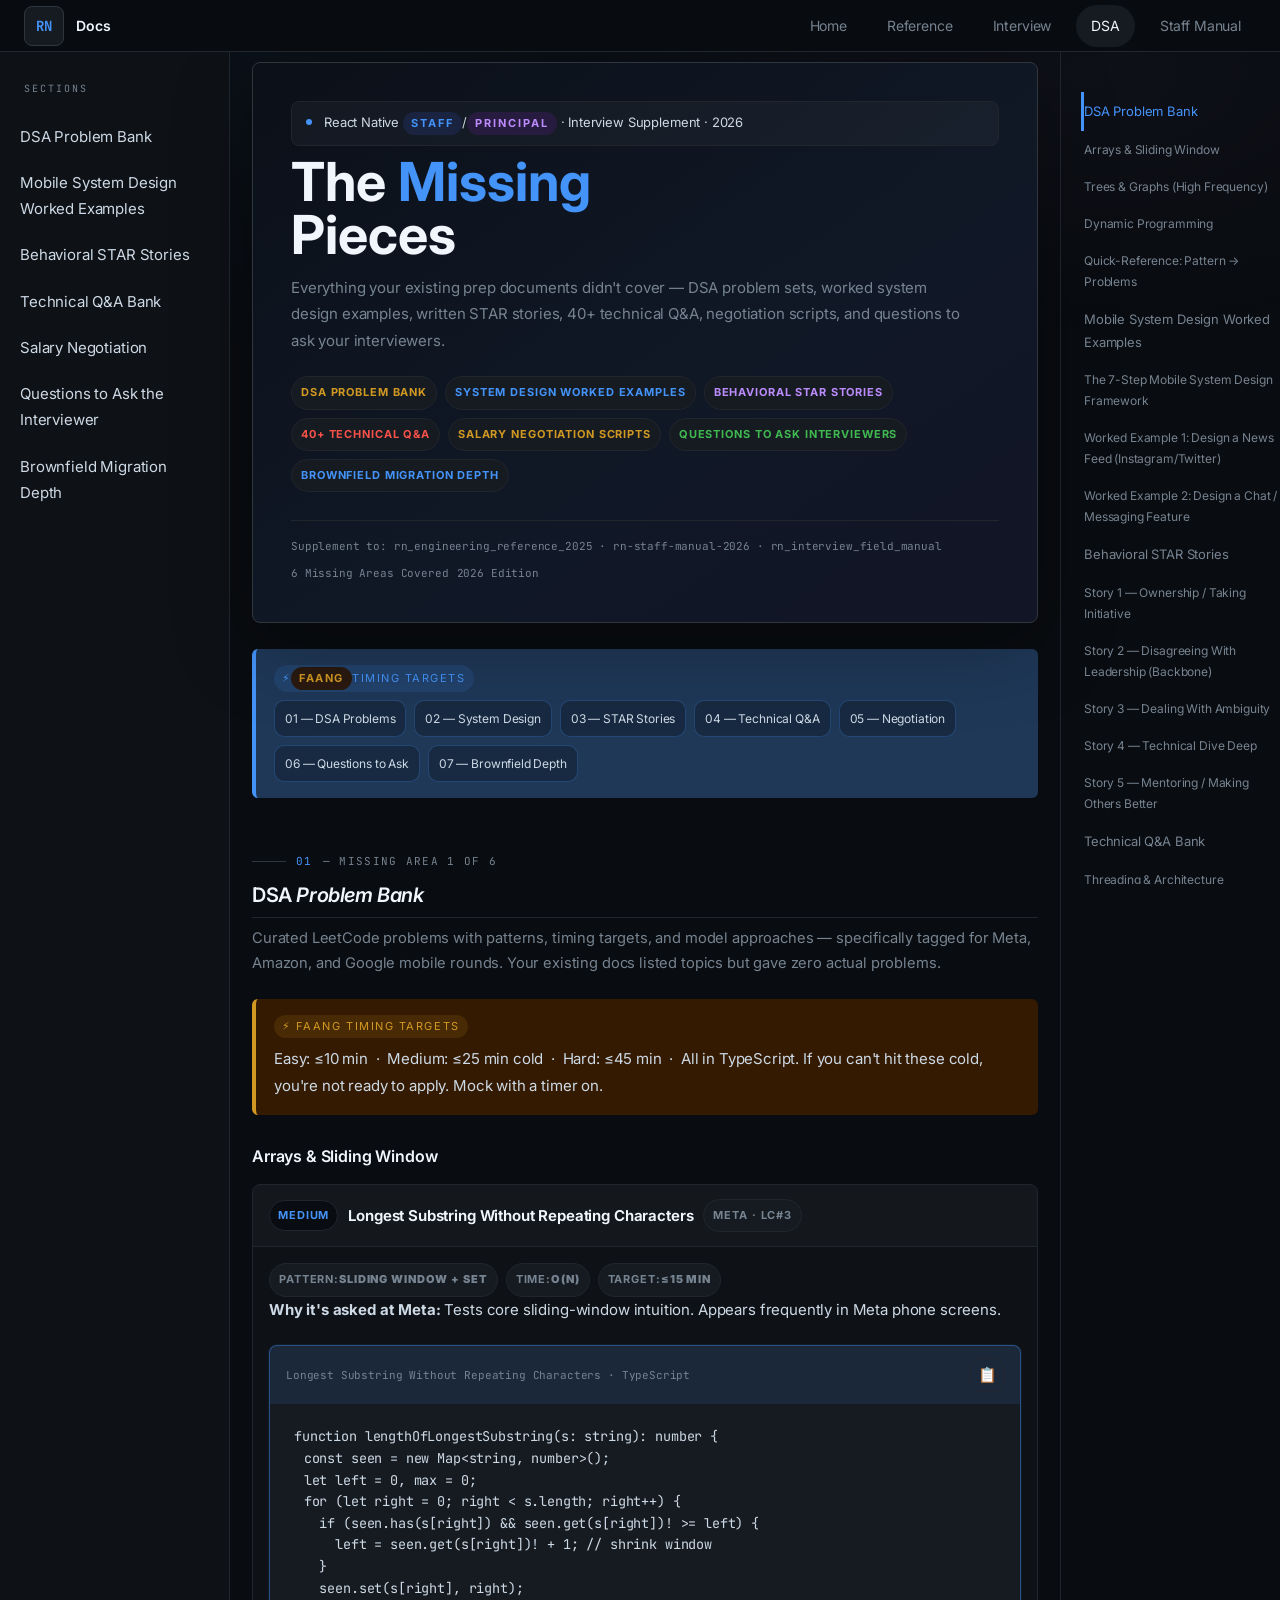
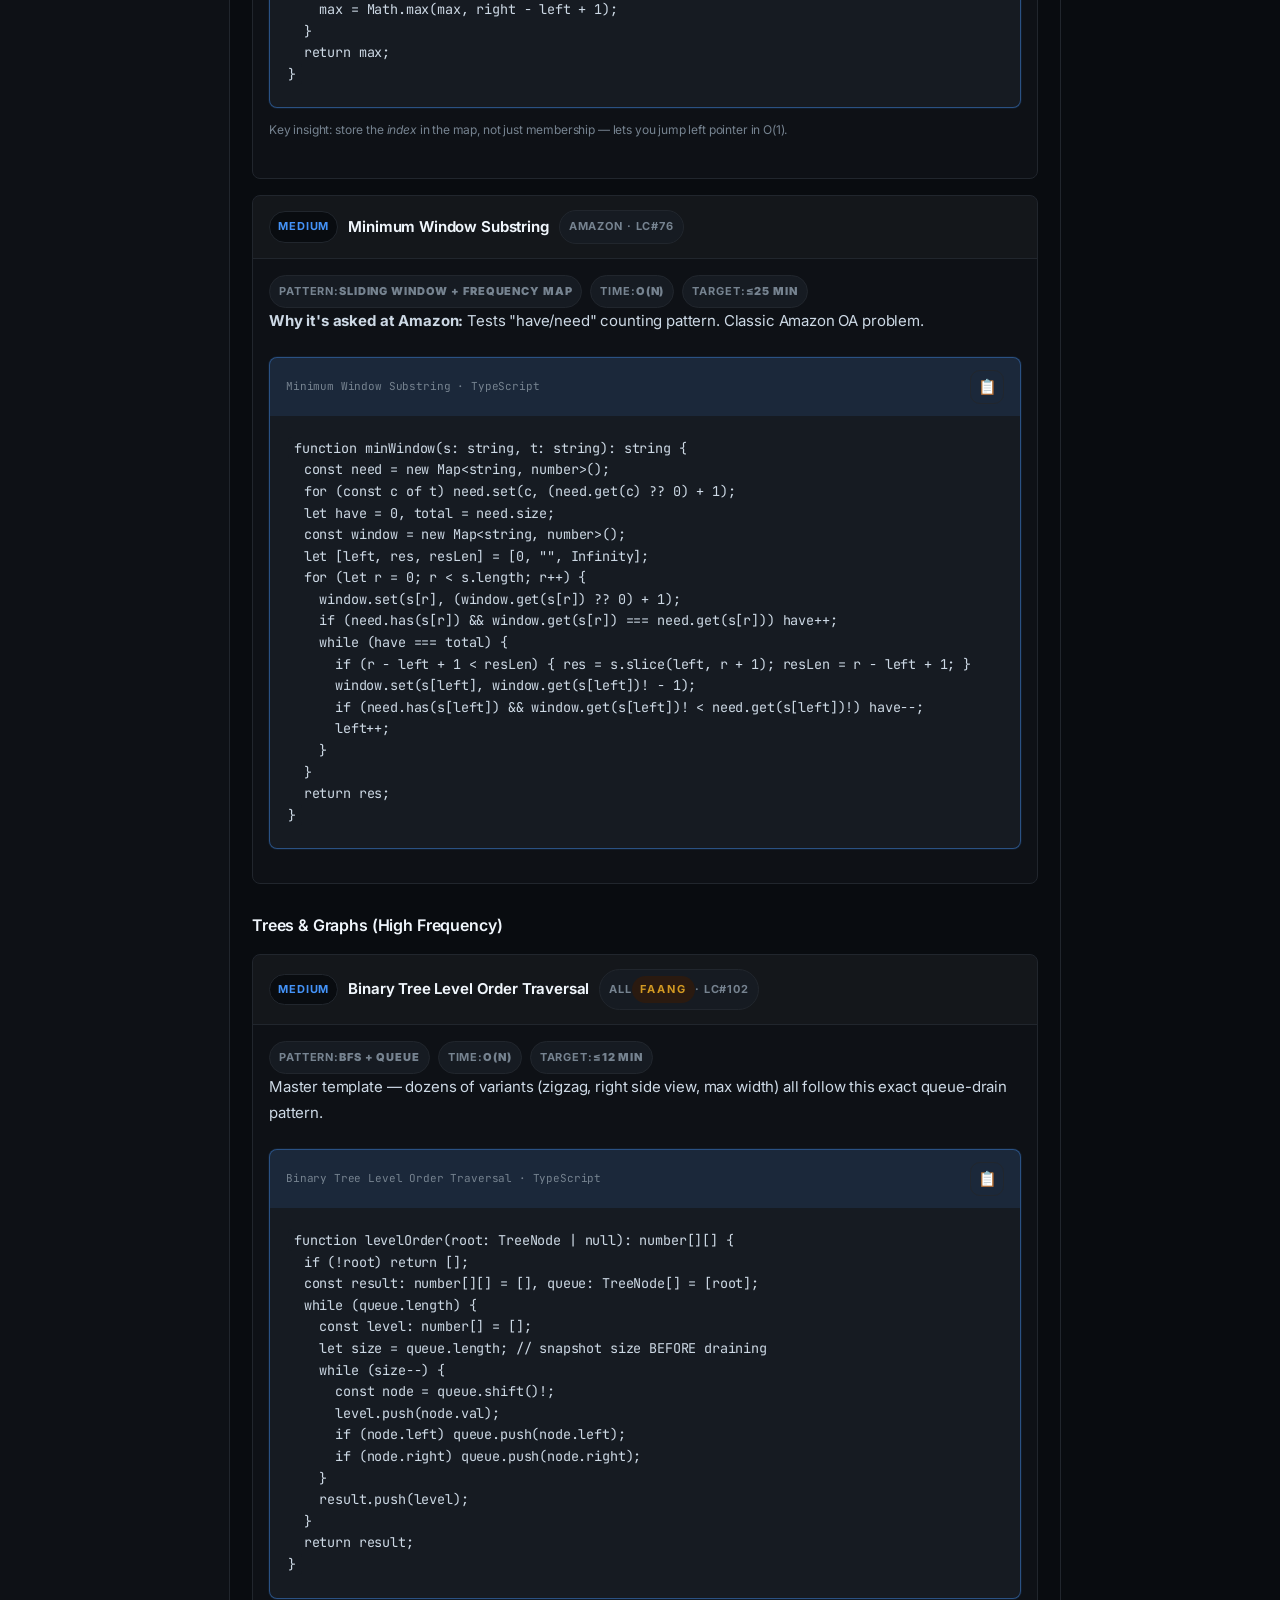
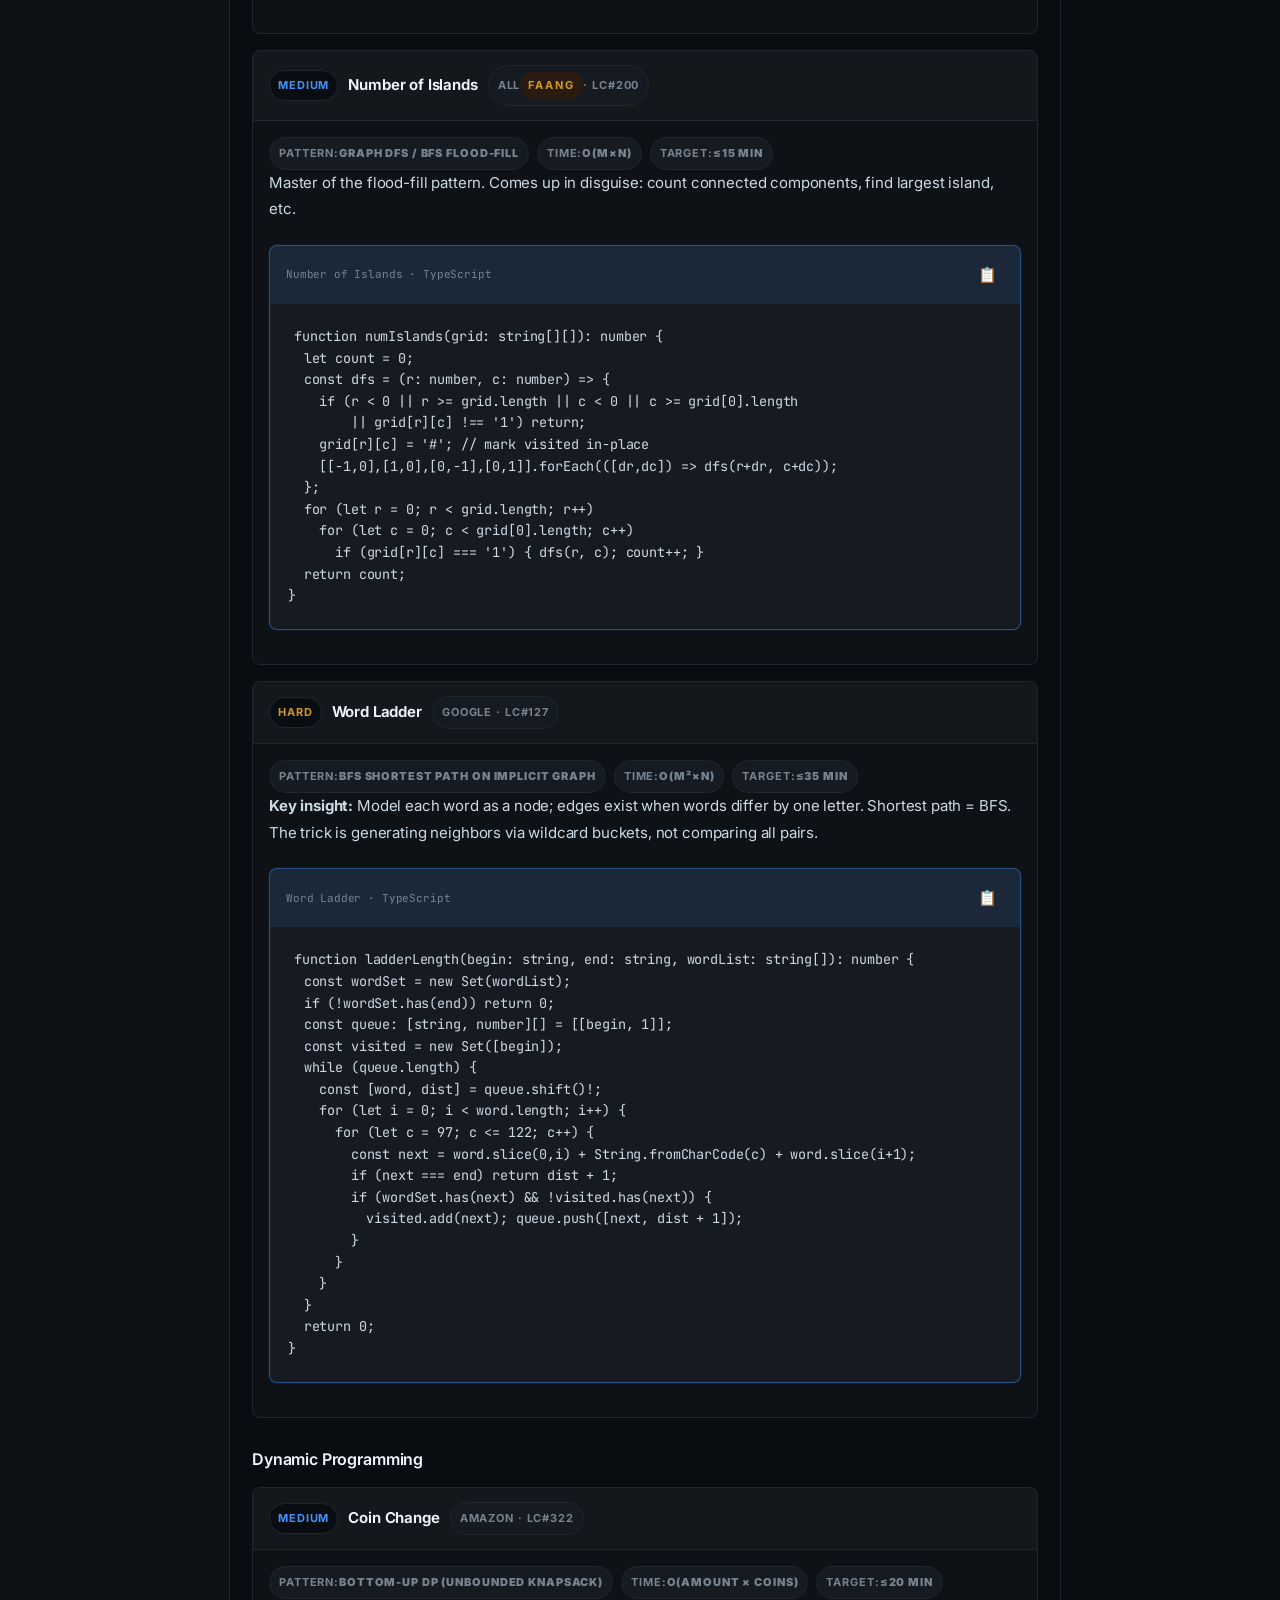
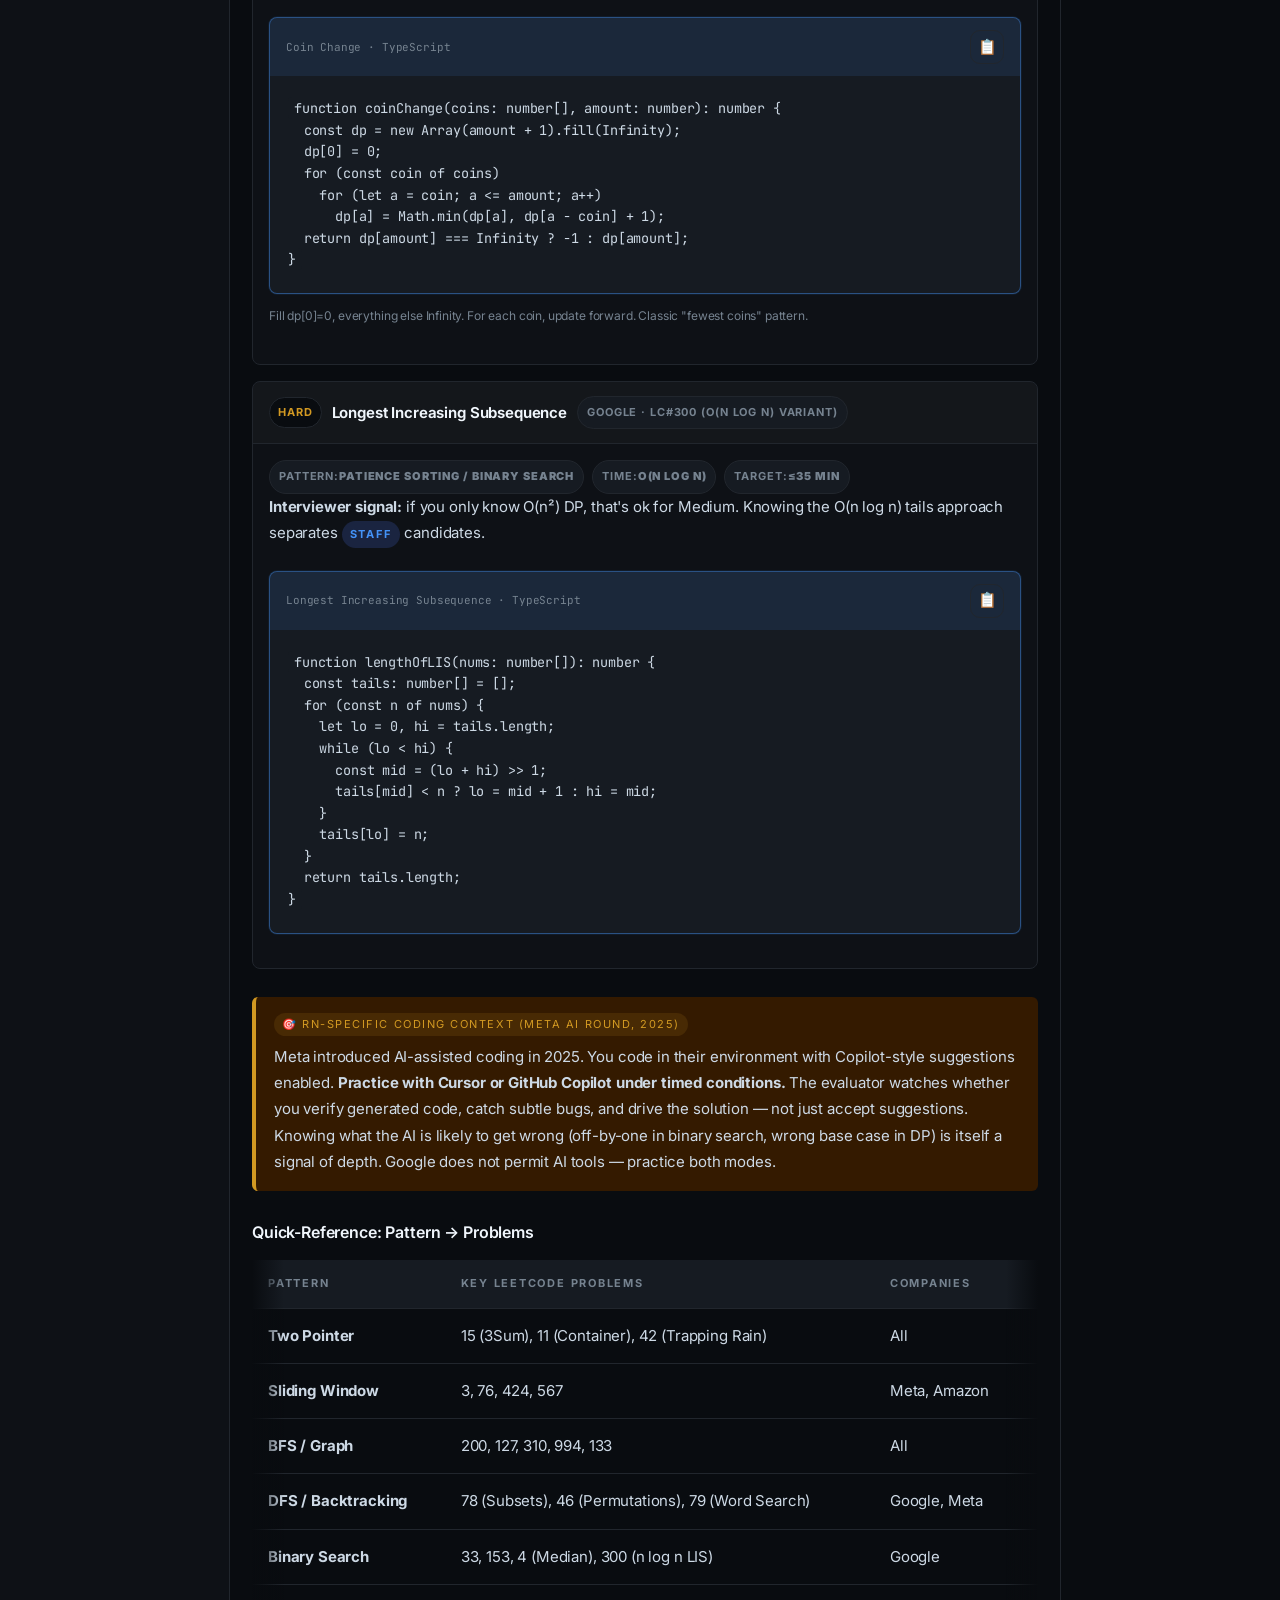
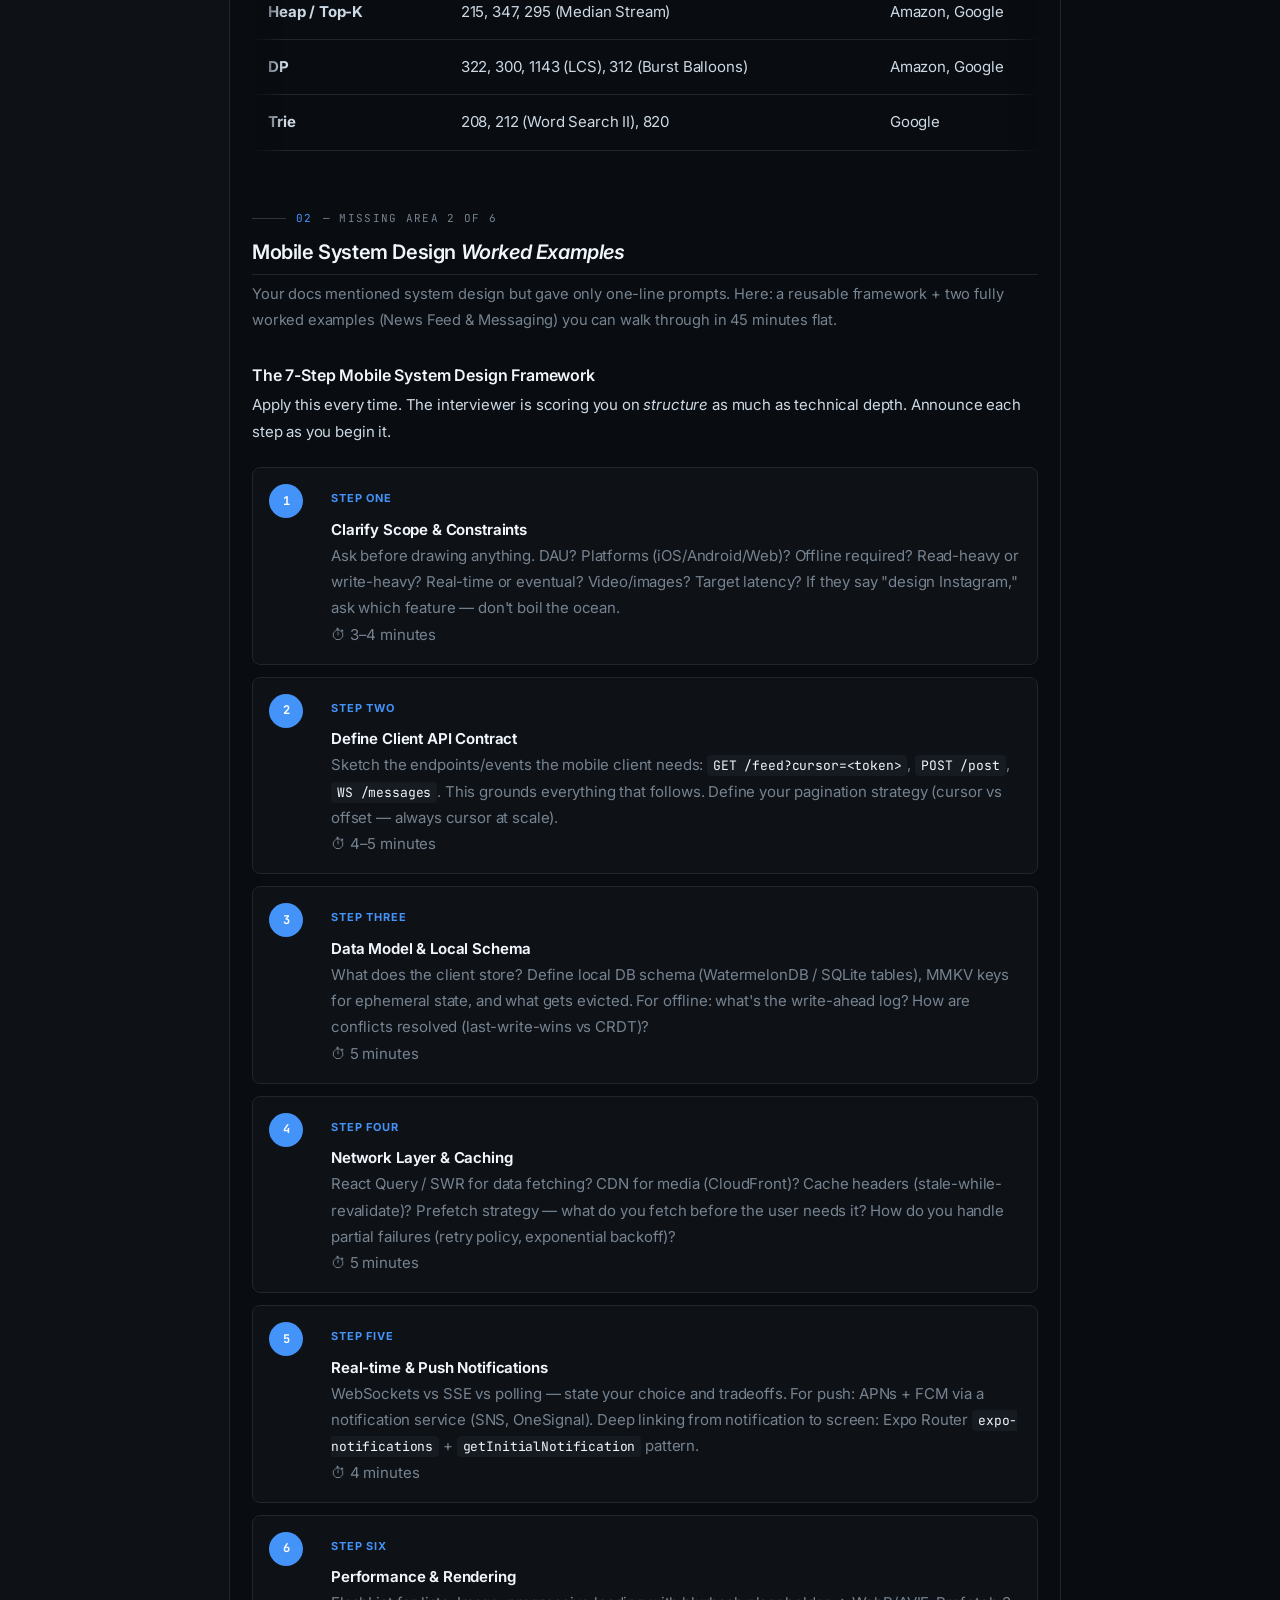
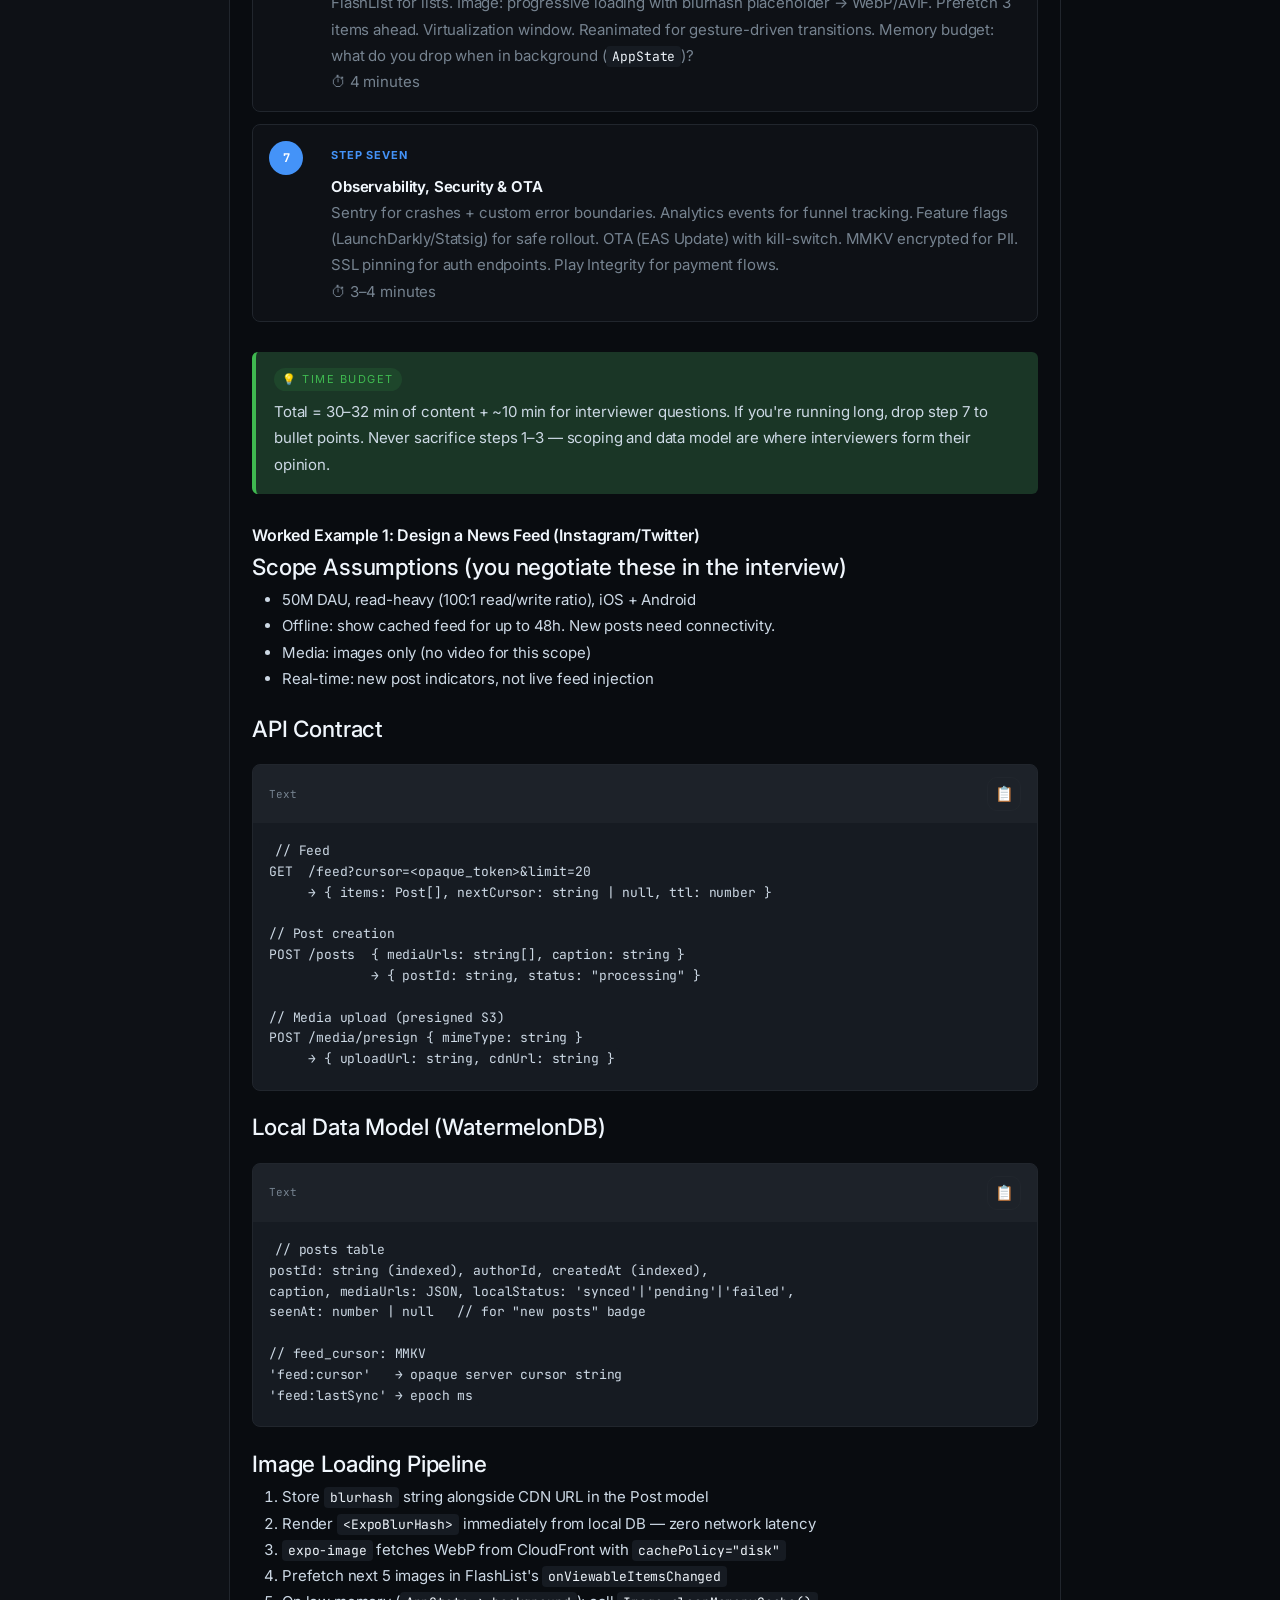
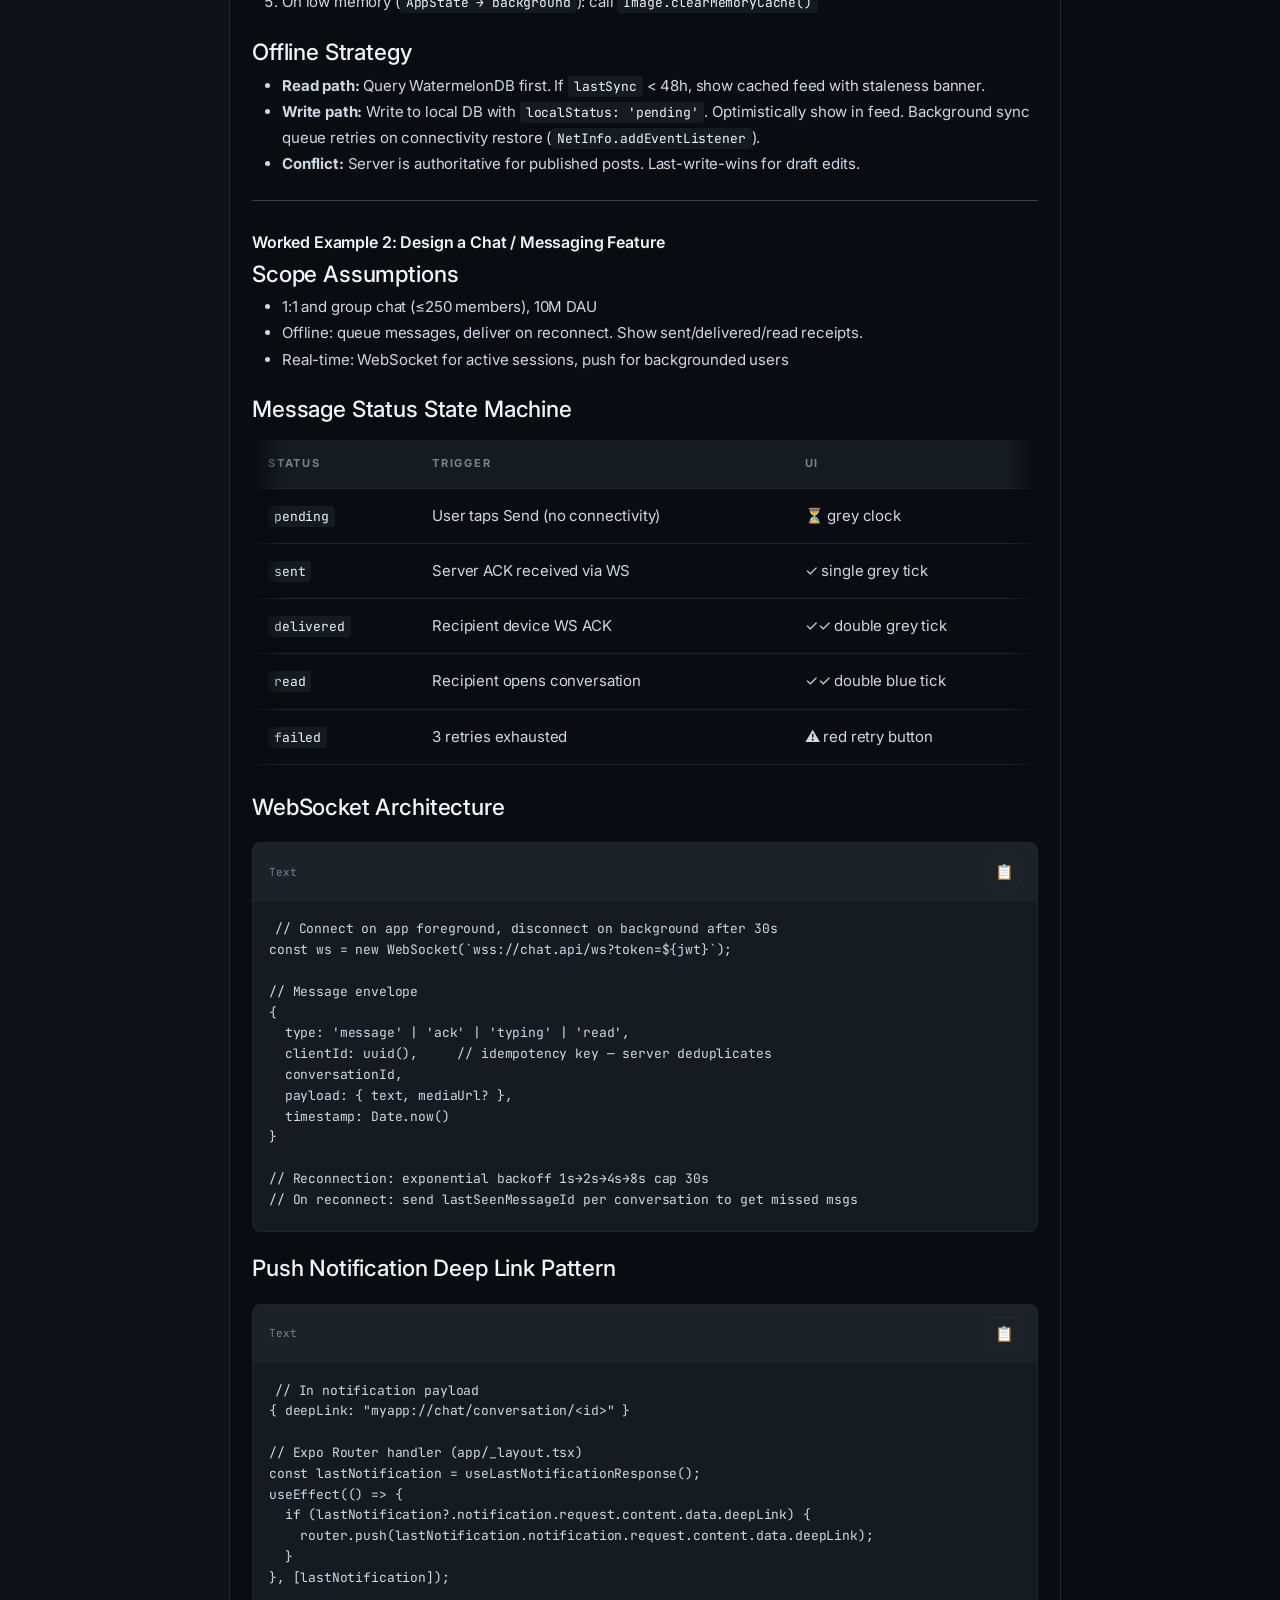
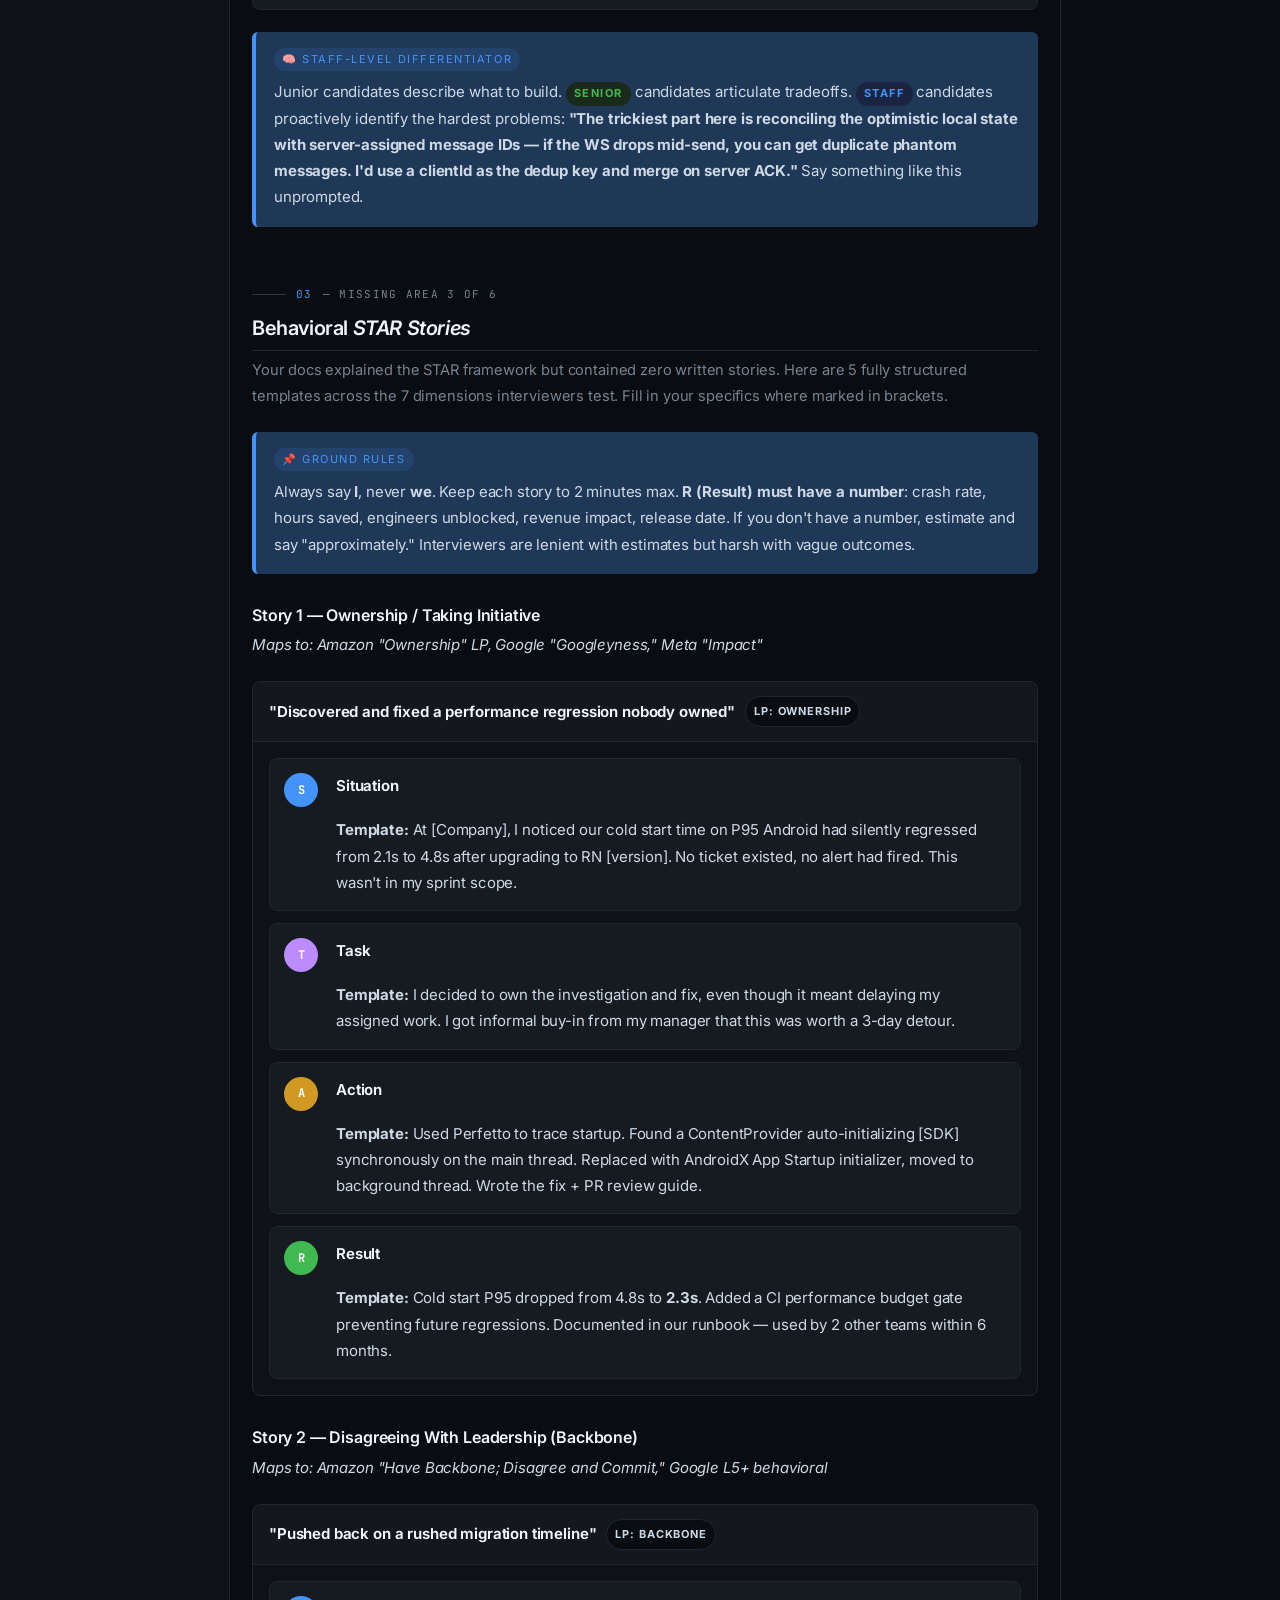
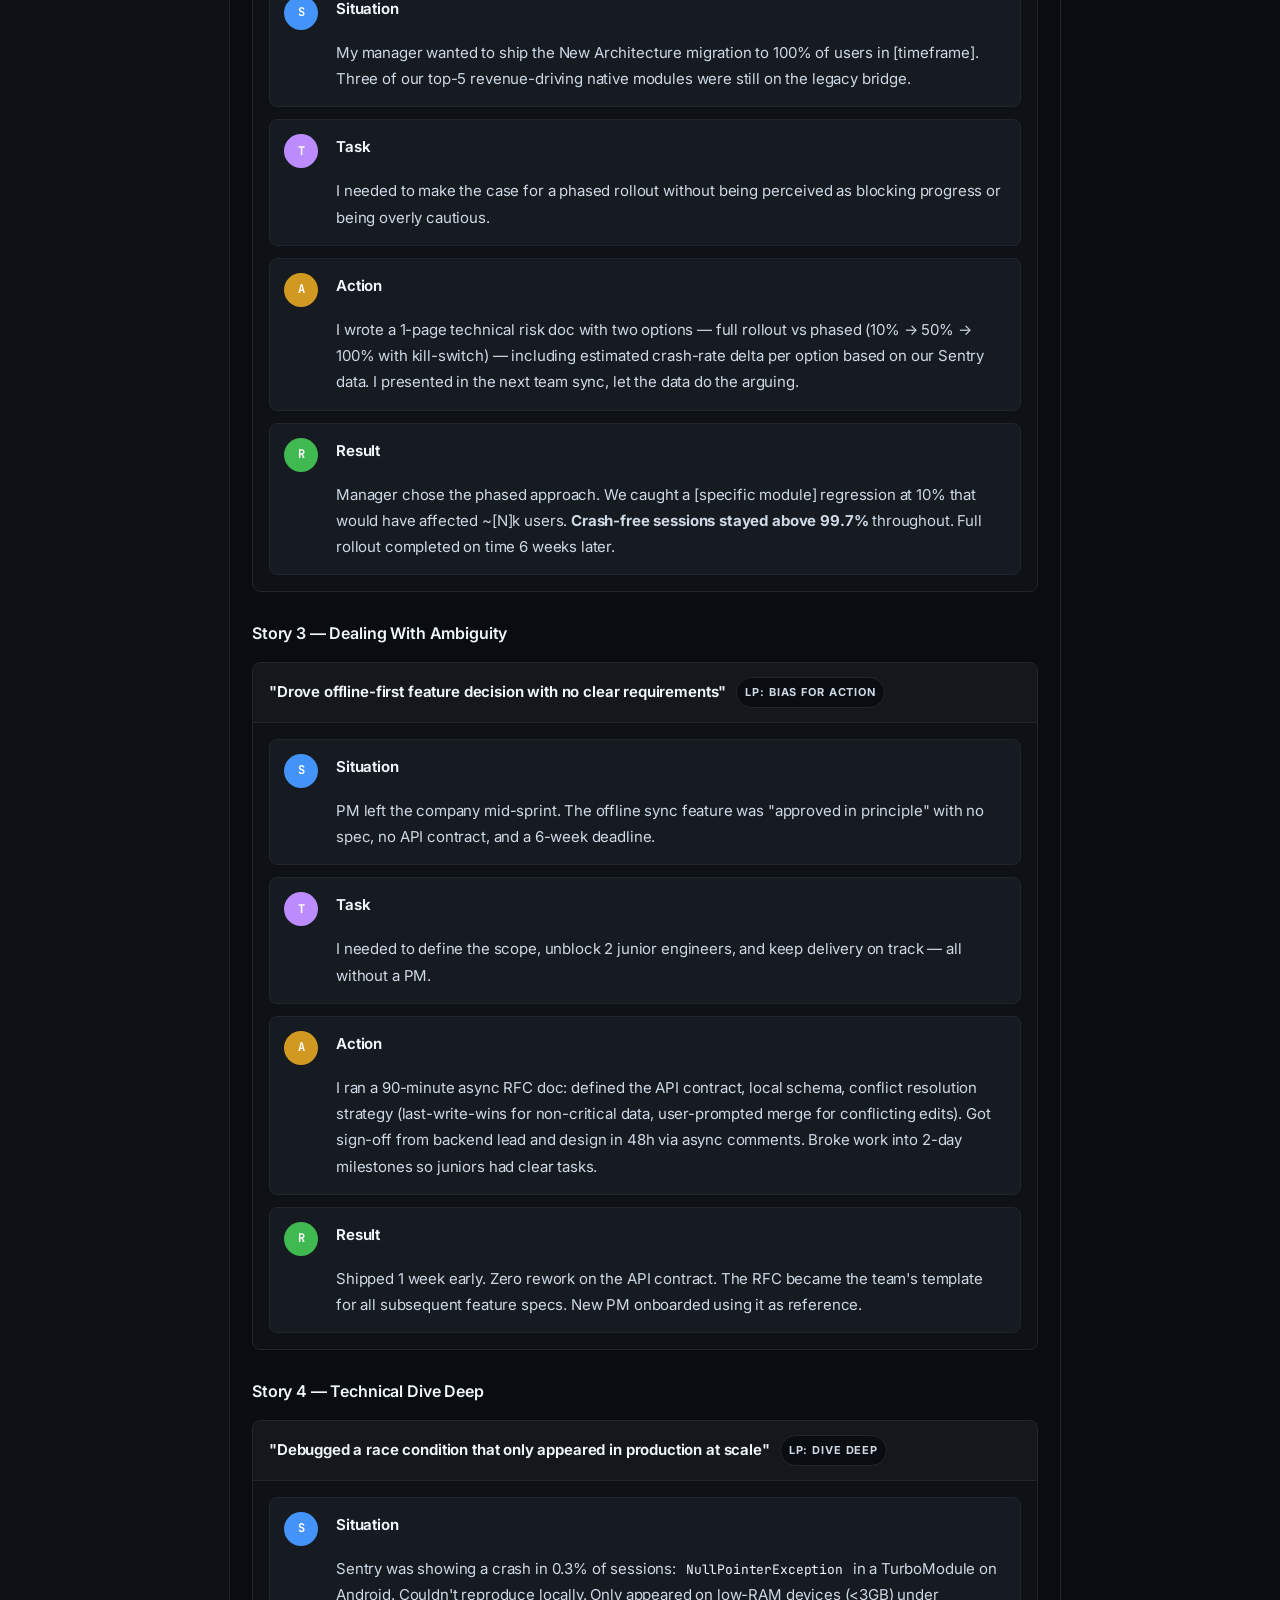
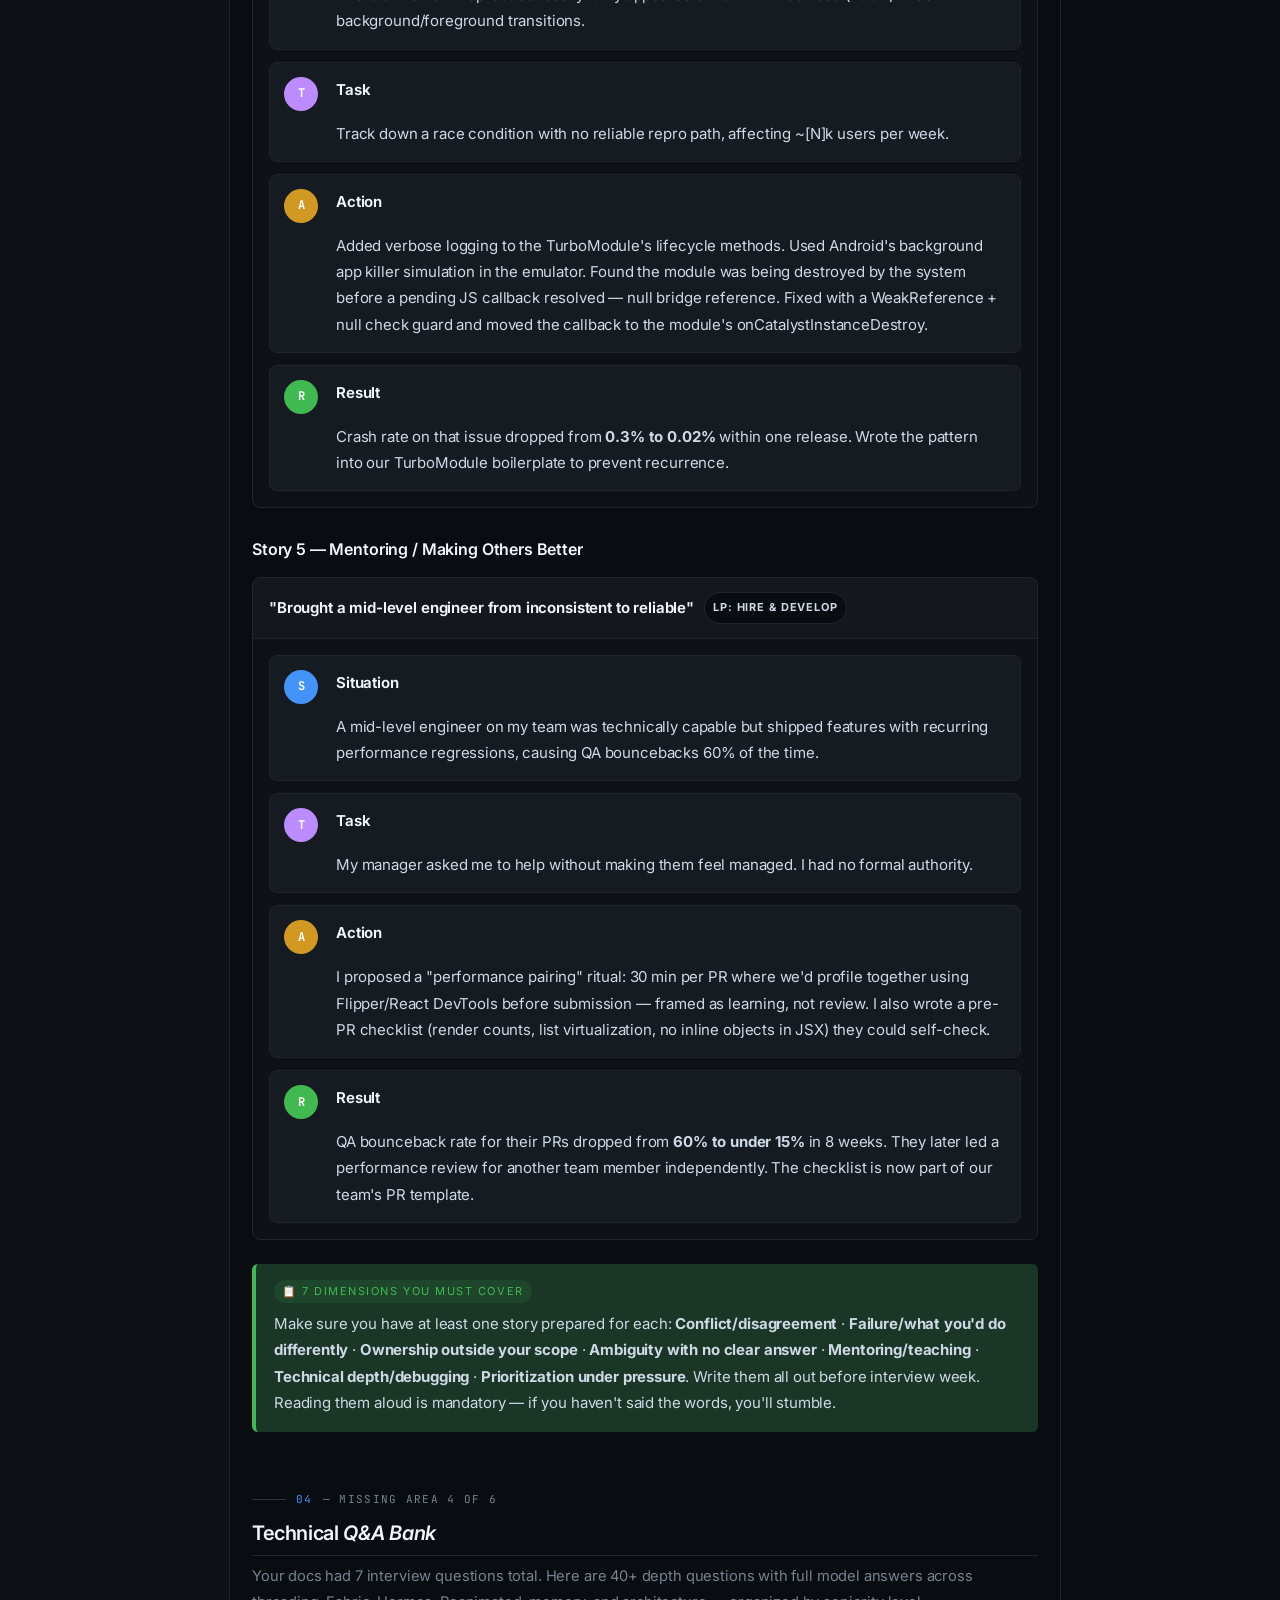
<file: rn_interview_supplement.html>
<!doctype html>
<html lang="en">
  <head>
    <meta charset="utf-8" />
    <meta name="viewport" content="width=device-width, initial-scale=1.0" />
    <title>RN Staff Interview — Missing Pieces Supplement</title>
    <meta name="description" content="DSA supplement for React Native staff interviews — sliding window, trees & graphs, dynamic programming, and a high-frequency pattern cheatsheet." />
    <meta property="og:title" content="RN Staff Interview — Missing Pieces Supplement" />
    <meta property="og:description" content="DSA supplement for React Native staff interviews — sliding window, trees & graphs, dynamic programming, and a high-frequency pattern cheatsheet." />
    <meta property="og:type" content="website" />
    <link rel="icon" href="data:image/svg+xml,%3Csvg xmlns='http://www.w3.org/2000/svg' viewBox='0 0 32 32'%3E%3Crect width='32' height='32' rx='6' fill='%230A84FF'/%3E%3Ctext x='50%25' y='57%25' dominant-baseline='middle' text-anchor='middle' font-family='sans-serif' font-size='15' font-weight='700' fill='white'%3ERN%3C/text%3E%3C/svg%3E" />
    <link rel="preconnect" href="https://fonts.googleapis.com" />
    <link rel="preconnect" href="https://fonts.gstatic.com" crossorigin />
    <link href="https://fonts.googleapis.com/css2?family=Inter:wght@400;500;600;650;700&family=JetBrains+Mono:wght@400;500;600;700&display=swap" rel="stylesheet" />
    <link href="https://cdn.jsdelivr.net/npm/bootstrap@5.3.0/dist/css/bootstrap.min.css" rel="stylesheet" integrity="sha384-ENjdO4Dr2bkBIFxQpeoY9Iu7AMLZc2xno1pB2iZYG3zv2RjO4DQBvYQ7S8ar4k+N" crossorigin="anonymous" />
    <link rel="stylesheet" href="_theme.css" />
  </head>
  <body class="interview-supplement">
  <a class="skip-link" href="#main-content">Skip to content</a>

    <div id="reading-progress"></div>
    <header class="navbar-custom">
      <div class="navbar-inner">
        <a class="navbar-brand" href="index.html">
          <span class="brand-mark">RN</span>
          <span class="brand-label">Docs</span>
        </a>
        <nav class="navbar-links" aria-label="Primary navigation">
          <a class="navbar-link" href="index.html">Home</a>
          <a class="navbar-link" href="rn_engineering_reference_2025.html">Reference</a>
          <a class="navbar-link" href="rn_interview_field_manual.html">Interview</a>
          <a class="navbar-link active" href="rn_interview_supplement.html">DSA</a>
          <a class="navbar-link" href="rn-staff-manual-2026.html">Staff Manual</a>
        </nav>
        <button id="drawer-toggle" class="navbar-toggler" type="button" aria-label="Open navigation">
          <svg width="20" height="20" viewBox="0 0 24 24" fill="none" stroke="currentColor" stroke-width="2" stroke-linecap="round" stroke-linejoin="round"><path d="M4 7h16M4 12h16M4 17h16"/></svg>
        </button>
      </div>
    </header>

    <div class="app-shell d-flex align-items-start">
      <aside class="sidebar" aria-label="Sidebar navigation">
        <div class="sidebar-section">
          <span class="sidebar-label">Sections</span>
          <a class="sidebar-link" href="#dsa-problem-bank">DSA Problem Bank</a>
          <a class="sidebar-link" href="#mobile-system-design-worked-examples">Mobile System Design Worked Examples</a>
          <a class="sidebar-link" href="#behavioral-star-stories">Behavioral STAR Stories</a>
          <a class="sidebar-link" href="#technical-q-a-bank">Technical Q&amp;A Bank</a>
          <a class="sidebar-link" href="#salary-negotiation">Salary Negotiation</a>
          <a class="sidebar-link" href="#questions-to-ask-the-interviewer">Questions to Ask the Interviewer</a>
          <a class="sidebar-link" href="#brownfield-migration-depth">Brownfield Migration Depth</a>
        </div>
      </aside>

      <main id="main-content" class="main" role="main">

<div class="cover">
  <div class="cover-lines"></div>
  <div class="cover-glow"></div>
  <div class="cover-glow2"></div>
  <div class="cover-inner">
    <div class="cover-tag">React Native <span class="badge-level staff">Staff</span>/<span class="badge-level principal">Principal</span> · Interview Supplement · 2026</div>
    <h1 class="cover-title">The <em>Missing</em><br>Pieces</h1>
    <p class="cover-sub">Everything your existing prep documents didn't cover — DSA problem sets, worked system design examples, written STAR stories, 40+ technical Q&A, negotiation scripts, and questions to ask your interviewers.</p>
    <div class="cover-pills">
      <span class="pill pill-gold">DSA Problem Bank</span>
      <span class="pill pill-teal">System Design Worked Examples</span>
      <span class="pill pill-violet">Behavioral STAR Stories</span>
      <span class="pill pill-crimson">40+ Technical Q&A</span>
      <span class="pill pill-gold">Salary Negotiation Scripts</span>
      <span class="pill pill-sage">Questions to Ask Interviewers</span>
      <span class="pill pill-teal">Brownfield Migration Depth</span>
    </div>
  </div>
  <div class="cover-footer">
    <span>Supplement to: rn_engineering_reference_2025 · rn-staff-manual-2026 · rn_interview_field_manual</span>
    <span>6 Missing Areas Covered</span>
    <span>2026 Edition</span>
  </div>
</div>

<div class="callout callout--note supplement-nav"><span>⚡ <span class="badge-level faang">FAANG</span> Timing Targets</span><div class="callout-body"><a href="#dsa" class="sidebar-link">01 — DSA Problems</a>
  <a href="#sysdesign" class="sidebar-link">02 — System Design</a>
  <a href="#behavioral" class="sidebar-link">03 — STAR Stories</a>
  <a href="#qna" class="sidebar-link">04 — Technical Q&A</a>
  <a href="#negotiation" class="sidebar-link">05 — Negotiation</a>
  <a href="#questions-to-ask" class="sidebar-link">06 — Questions to Ask</a>
  <a href="#brownfield" class="sidebar-link">07 — Brownfield Depth</a>
</div></div>

<section class="section" id="dsa">
  <div class="section-opener">
    <div class="opener-tag"><span class="num">01</span> — Missing Area 1 of 6</div>
    <h2 id="dsa-problem-bank">DSA <em>Problem Bank</em><a aria-label="Permalink" class="anchor-link" href="#dsa-problem-bank">¶</a></h2>
  </div>
  <p class="section-desc">Curated LeetCode problems with patterns, timing targets, and model approaches — specifically tagged for Meta, Amazon, and Google mobile rounds. Your existing docs listed topics but gave zero actual problems.</p>

  <div class="callout callout--warning"><span>⚡ FAANG Timing Targets</span><div class="callout-body">Easy: ≤10 min &nbsp;·&nbsp; Medium: ≤25 min cold &nbsp;·&nbsp; Hard: ≤45 min &nbsp;·&nbsp; All in TypeScript. If you can't hit these cold, you're not ready to apply. Mock with a timer on.</div></div>

  <h3 id="arrays-sliding-window">Arrays & Sliding Window<a aria-label="Permalink" class="anchor-link" href="#arrays-sliding-window">¶</a></h3>

  <div class="problem-grid">
    <div class="problem-card">
      <div class="problem-header">
        <span class="difficulty diff-medium">Medium</span>
        <span class="problem-title">Longest Substring Without Repeating Characters</span>
        <span class="problem-tag">Meta · LC#3</span>
      </div>
      <div class="problem-body">
        <div class="problem-meta">
          <span class="meta-item">Pattern: <strong>Sliding Window + Set</strong></span>
          <span class="meta-item">Time: <strong>O(n)</strong></span>
          <span class="meta-item">Target: <strong>≤15 min</strong></span>
        </div>
        <p><strong>Why it's asked at Meta:</strong> Tests core sliding-window intuition. Appears frequently in Meta phone screens.</p>
        <div class="code-block code-block--solution"><div class="code-block__topbar"><span class="code-block__badge">Longest Substring Without Repeating Characters · TypeScript</span><button aria-label="Copy code" class="copy-btn" type="button">&#128203;</button></div><pre><code class=""><span class="c-kw">function</span> <span class="c-fn">lengthOfLongestSubstring</span>(s: <span class="c-type">string</span>): <span class="c-type">number</span> {
  <span class="c-kw">const</span> seen = <span class="c-kw">new</span> <span class="c-fn">Map</span>&lt;<span class="c-type">string</span>, <span class="c-type">number</span>&gt;();
  <span class="c-kw">let</span> left = <span class="c-num">0</span>, max = <span class="c-num">0</span>;
  <span class="c-kw">for</span> (<span class="c-kw">let</span> right = <span class="c-num">0</span>; right &lt; s.length; right++) {
    <span class="c-kw">if</span> (seen.has(s[right]) &amp;&amp; seen.<span class="c-fn">get</span>(s[right])! &gt;= left) {
      left = seen.<span class="c-fn">get</span>(s[right])! + <span class="c-num">1</span>; <span class="c-cm">// shrink window</span>
    }
    seen.<span class="c-fn">set</span>(s[right], right);
    max = <span class="c-fn">Math.max</span>(max, right - left + <span class="c-num">1</span>);
  }
  <span class="c-kw">return</span> max;
}</code></pre></div>
        <p class="solution-note">Key insight: store the <em>index</em> in the map, not just membership — lets you jump left pointer in O(1).</p>
      </div>
    </div>

    <div class="problem-card">
      <div class="problem-header">
        <span class="difficulty diff-medium">Medium</span>
        <span class="problem-title">Minimum Window Substring</span>
        <span class="problem-tag">Amazon · LC#76</span>
      </div>
      <div class="problem-body">
        <div class="problem-meta">
          <span class="meta-item">Pattern: <strong>Sliding Window + Frequency Map</strong></span>
          <span class="meta-item">Time: <strong>O(n)</strong></span>
          <span class="meta-item">Target: <strong>≤25 min</strong></span>
        </div>
        <p><strong>Why it's asked at Amazon:</strong> Tests "have/need" counting pattern. Classic Amazon OA problem.</p>
        <div class="code-block code-block--solution"><div class="code-block__topbar"><span class="code-block__badge">Minimum Window Substring · TypeScript</span><button aria-label="Copy code" class="copy-btn" type="button">&#128203;</button></div><pre><code class=""><span class="c-kw">function</span> <span class="c-fn">minWindow</span>(s: <span class="c-type">string</span>, t: <span class="c-type">string</span>): <span class="c-type">string</span> {
  <span class="c-kw">const</span> need = <span class="c-kw">new</span> <span class="c-fn">Map</span>&lt;<span class="c-type">string</span>, <span class="c-type">number</span>&gt;();
  <span class="c-kw">for</span> (<span class="c-kw">const</span> c <span class="c-kw">of</span> t) need.<span class="c-fn">set</span>(c, (need.<span class="c-fn">get</span>(c) ?? <span class="c-num">0</span>) + <span class="c-num">1</span>);
  <span class="c-kw">let</span> have = <span class="c-num">0</span>, total = need.size;
  <span class="c-kw">const</span> window = <span class="c-kw">new</span> <span class="c-fn">Map</span>&lt;<span class="c-type">string</span>, <span class="c-type">number</span>&gt;();
  <span class="c-kw">let</span> [left, res, resLen] = [<span class="c-num">0</span>, <span class="c-str">""</span>, <span class="c-type">Infinity</span>];
  <span class="c-kw">for</span> (<span class="c-kw">let</span> r = <span class="c-num">0</span>; r &lt; s.length; r++) {
    window.<span class="c-fn">set</span>(s[r], (window.<span class="c-fn">get</span>(s[r]) ?? <span class="c-num">0</span>) + <span class="c-num">1</span>);
    <span class="c-kw">if</span> (need.has(s[r]) &amp;&amp; window.<span class="c-fn">get</span>(s[r]) === need.<span class="c-fn">get</span>(s[r])) have++;
    <span class="c-kw">while</span> (have === total) {
      <span class="c-kw">if</span> (r - left + <span class="c-num">1</span> &lt; resLen) { res = s.<span class="c-fn">slice</span>(left, r + <span class="c-num">1</span>); resLen = r - left + <span class="c-num">1</span>; }
      window.<span class="c-fn">set</span>(s[left], window.<span class="c-fn">get</span>(s[left])! - <span class="c-num">1</span>);
      <span class="c-kw">if</span> (need.has(s[left]) &amp;&amp; window.<span class="c-fn">get</span>(s[left])! &lt; need.<span class="c-fn">get</span>(s[left])!) have--;
      left++;
    }
  }
  <span class="c-kw">return</span> res;
}</code></pre></div>
      </div>
    </div>
  </div>

  <h3 id="trees-graphs-high-frequency">Trees & Graphs (High Frequency)<a aria-label="Permalink" class="anchor-link" href="#trees-graphs-high-frequency">¶</a></h3>

  <div class="problem-grid">
    <div class="problem-card">
      <div class="problem-header">
        <span class="difficulty diff-medium">Medium</span>
        <span class="problem-title">Binary Tree Level Order Traversal</span>
        <span class="problem-tag">All <span class="badge-level faang">FAANG</span> · LC#102</span>
      </div>
      <div class="problem-body">
        <div class="problem-meta">
          <span class="meta-item">Pattern: <strong>BFS + Queue</strong></span>
          <span class="meta-item">Time: <strong>O(n)</strong></span>
          <span class="meta-item">Target: <strong>≤12 min</strong></span>
        </div>
        <p>Master template — dozens of variants (zigzag, right side view, max width) all follow this exact queue-drain pattern.</p>
        <div class="code-block code-block--solution"><div class="code-block__topbar"><span class="code-block__badge">Binary Tree Level Order Traversal · TypeScript</span><button aria-label="Copy code" class="copy-btn" type="button">&#128203;</button></div><pre><code class=""><span class="c-kw">function</span> <span class="c-fn">levelOrder</span>(root: <span class="c-type">TreeNode</span> | <span class="c-kw">null</span>): <span class="c-type">number</span>[][] {
  <span class="c-kw">if</span> (!root) <span class="c-kw">return</span> [];
  <span class="c-kw">const</span> result: <span class="c-type">number</span>[][] = [], queue: <span class="c-type">TreeNode</span>[] = [root];
  <span class="c-kw">while</span> (queue.length) {
    <span class="c-kw">const</span> level: <span class="c-type">number</span>[] = [];
    <span class="c-kw">let</span> size = queue.length; <span class="c-cm">// snapshot size BEFORE draining</span>
    <span class="c-kw">while</span> (size--) {
      <span class="c-kw">const</span> node = queue.<span class="c-fn">shift</span>()!;
      level.<span class="c-fn">push</span>(node.val);
      <span class="c-kw">if</span> (node.left) queue.<span class="c-fn">push</span>(node.left);
      <span class="c-kw">if</span> (node.right) queue.<span class="c-fn">push</span>(node.right);
    }
    result.<span class="c-fn">push</span>(level);
  }
  <span class="c-kw">return</span> result;
}</code></pre></div>
      </div>
    </div>

    <div class="problem-card">
      <div class="problem-header">
        <span class="difficulty diff-medium">Medium</span>
        <span class="problem-title">Number of Islands</span>
        <span class="problem-tag">All <span class="badge-level faang">FAANG</span> · LC#200</span>
      </div>
      <div class="problem-body">
        <div class="problem-meta">
          <span class="meta-item">Pattern: <strong>Graph DFS / BFS flood-fill</strong></span>
          <span class="meta-item">Time: <strong>O(m×n)</strong></span>
          <span class="meta-item">Target: <strong>≤15 min</strong></span>
        </div>
        <p>Master of the flood-fill pattern. Comes up in disguise: count connected components, find largest island, etc.</p>
        <div class="code-block code-block--solution"><div class="code-block__topbar"><span class="code-block__badge">Number of Islands · TypeScript</span><button aria-label="Copy code" class="copy-btn" type="button">&#128203;</button></div><pre><code class=""><span class="c-kw">function</span> <span class="c-fn">numIslands</span>(grid: <span class="c-type">string</span>[][]): <span class="c-type">number</span> {
  <span class="c-kw">let</span> count = <span class="c-num">0</span>;
  <span class="c-kw">const</span> <span class="c-fn">dfs</span> = (r: <span class="c-type">number</span>, c: <span class="c-type">number</span>) => {
    <span class="c-kw">if</span> (r &lt; <span class="c-num">0</span> || r >= grid.length || c &lt; <span class="c-num">0</span> || c >= grid[<span class="c-num">0</span>].length
        || grid[r][c] !== <span class="c-str">'1'</span>) <span class="c-kw">return</span>;
    grid[r][c] = <span class="c-str">'#'</span>; <span class="c-cm">// mark visited in-place</span>
    [[-<span class="c-num">1</span>,<span class="c-num">0</span>],[<span class="c-num">1</span>,<span class="c-num">0</span>],[<span class="c-num">0</span>,-<span class="c-num">1</span>],[<span class="c-num">0</span>,<span class="c-num">1</span>]].<span class="c-fn">forEach</span>(([dr,dc]) => <span class="c-fn">dfs</span>(r+dr, c+dc));
  };
  <span class="c-kw">for</span> (<span class="c-kw">let</span> r = <span class="c-num">0</span>; r &lt; grid.length; r++)
    <span class="c-kw">for</span> (<span class="c-kw">let</span> c = <span class="c-num">0</span>; c &lt; grid[<span class="c-num">0</span>].length; c++)
      <span class="c-kw">if</span> (grid[r][c] === <span class="c-str">'1'</span>) { <span class="c-fn">dfs</span>(r, c); count++; }
  <span class="c-kw">return</span> count;
}</code></pre></div>
      </div>
    </div>

    <div class="problem-card">
      <div class="problem-header">
        <span class="difficulty diff-hard">Hard</span>
        <span class="problem-title">Word Ladder</span>
        <span class="problem-tag">Google · LC#127</span>
      </div>
      <div class="problem-body">
        <div class="problem-meta">
          <span class="meta-item">Pattern: <strong>BFS shortest path on implicit graph</strong></span>
          <span class="meta-item">Time: <strong>O(M²×N)</strong></span>
          <span class="meta-item">Target: <strong>≤35 min</strong></span>
        </div>
        <p><strong>Key insight:</strong> Model each word as a node; edges exist when words differ by one letter. Shortest path = BFS. The trick is generating neighbors via wildcard buckets, not comparing all pairs.</p>
        <div class="code-block code-block--solution"><div class="code-block__topbar"><span class="code-block__badge">Word Ladder · TypeScript</span><button aria-label="Copy code" class="copy-btn" type="button">&#128203;</button></div><pre><code class=""><span class="c-kw">function</span> <span class="c-fn">ladderLength</span>(begin: <span class="c-type">string</span>, end: <span class="c-type">string</span>, wordList: <span class="c-type">string</span>[]): <span class="c-type">number</span> {
  <span class="c-kw">const</span> wordSet = <span class="c-kw">new</span> <span class="c-fn">Set</span>(wordList);
  <span class="c-kw">if</span> (!wordSet.has(end)) <span class="c-kw">return</span> <span class="c-num">0</span>;
  <span class="c-kw">const</span> queue: [<span class="c-type">string</span>, <span class="c-type">number</span>][] = [[begin, <span class="c-num">1</span>]];
  <span class="c-kw">const</span> visited = <span class="c-kw">new</span> <span class="c-fn">Set</span>([begin]);
  <span class="c-kw">while</span> (queue.length) {
    <span class="c-kw">const</span> [word, dist] = queue.<span class="c-fn">shift</span>()!;
    <span class="c-kw">for</span> (<span class="c-kw">let</span> i = <span class="c-num">0</span>; i &lt; word.length; i++) {
      <span class="c-kw">for</span> (<span class="c-kw">let</span> c = <span class="c-num">97</span>; c &lt;= <span class="c-num">122</span>; c++) {
        <span class="c-kw">const</span> next = word.<span class="c-fn">slice</span>(<span class="c-num">0</span>,i) + <span class="c-type">String</span>.<span class="c-fn">fromCharCode</span>(c) + word.<span class="c-fn">slice</span>(i+<span class="c-num">1</span>);
        <span class="c-kw">if</span> (next === end) <span class="c-kw">return</span> dist + <span class="c-num">1</span>;
        <span class="c-kw">if</span> (wordSet.has(next) &amp;&amp; !visited.has(next)) {
          visited.<span class="c-fn">add</span>(next); queue.<span class="c-fn">push</span>([next, dist + <span class="c-num">1</span>]);
        }
      }
    }
  }
  <span class="c-kw">return</span> <span class="c-num">0</span>;
}</code></pre></div>
      </div>
    </div>
  </div>

  <h3 id="dynamic-programming">Dynamic Programming<a aria-label="Permalink" class="anchor-link" href="#dynamic-programming">¶</a></h3>
  <div class="problem-grid">
    <div class="problem-card">
      <div class="problem-header">
        <span class="difficulty diff-medium">Medium</span>
        <span class="problem-title">Coin Change</span>
        <span class="problem-tag">Amazon · LC#322</span>
      </div>
      <div class="problem-body">
        <div class="problem-meta">
          <span class="meta-item">Pattern: <strong>Bottom-Up DP (unbounded knapsack)</strong></span>
          <span class="meta-item">Time: <strong>O(amount × coins)</strong></span>
          <span class="meta-item">Target: <strong>≤20 min</strong></span>
        </div>
        <div class="code-block code-block--solution"><div class="code-block__topbar"><span class="code-block__badge">Coin Change · TypeScript</span><button aria-label="Copy code" class="copy-btn" type="button">&#128203;</button></div><pre><code class=""><span class="c-kw">function</span> <span class="c-fn">coinChange</span>(coins: <span class="c-type">number</span>[], amount: <span class="c-type">number</span>): <span class="c-type">number</span> {
  <span class="c-kw">const</span> dp = <span class="c-kw">new</span> <span class="c-type">Array</span>(amount + <span class="c-num">1</span>).<span class="c-fn">fill</span>(<span class="c-type">Infinity</span>);
  dp[<span class="c-num">0</span>] = <span class="c-num">0</span>;
  <span class="c-kw">for</span> (<span class="c-kw">const</span> coin <span class="c-kw">of</span> coins)
    <span class="c-kw">for</span> (<span class="c-kw">let</span> a = coin; a &lt;= amount; a++)
      dp[a] = <span class="c-fn">Math.min</span>(dp[a], dp[a - coin] + <span class="c-num">1</span>);
  <span class="c-kw">return</span> dp[amount] === <span class="c-type">Infinity</span> ? -<span class="c-num">1</span> : dp[amount];
}</code></pre></div>
        <p class="solution-note">Fill dp[0]=0, everything else Infinity. For each coin, update forward. Classic "fewest coins" pattern.</p>
      </div>
    </div>

    <div class="problem-card">
      <div class="problem-header">
        <span class="difficulty diff-hard">Hard</span>
        <span class="problem-title">Longest Increasing Subsequence</span>
        <span class="problem-tag">Google · LC#300 (O(n log n) variant)</span>
      </div>
      <div class="problem-body">
        <div class="problem-meta">
          <span class="meta-item">Pattern: <strong>Patience Sorting / Binary Search</strong></span>
          <span class="meta-item">Time: <strong>O(n log n)</strong></span>
          <span class="meta-item">Target: <strong>≤35 min</strong></span>
        </div>
        <p><strong>Interviewer signal:</strong> if you only know O(n²) DP, that's ok for Medium. Knowing the O(n log n) tails approach separates <span class="badge-level staff">Staff</span> candidates.</p>
        <div class="code-block code-block--solution"><div class="code-block__topbar"><span class="code-block__badge">Longest Increasing Subsequence · TypeScript</span><button aria-label="Copy code" class="copy-btn" type="button">&#128203;</button></div><pre><code class=""><span class="c-kw">function</span> <span class="c-fn">lengthOfLIS</span>(nums: <span class="c-type">number</span>[]): <span class="c-type">number</span> {
  <span class="c-kw">const</span> tails: <span class="c-type">number</span>[] = [];
  <span class="c-kw">for</span> (<span class="c-kw">const</span> n <span class="c-kw">of</span> nums) {
    <span class="c-kw">let</span> lo = <span class="c-num">0</span>, hi = tails.length;
    <span class="c-kw">while</span> (lo &lt; hi) {
      <span class="c-kw">const</span> mid = (lo + hi) &gt;&gt; <span class="c-num">1</span>;
      tails[mid] &lt; n ? lo = mid + <span class="c-num">1</span> : hi = mid;
    }
    tails[lo] = n;
  }
  <span class="c-kw">return</span> tails.length;
}</code></pre></div>
      </div>
    </div>
  </div>

  <div class="callout callout--warning"><span>🎯 RN-Specific Coding Context (Meta AI Round, 2025)</span><div class="callout-body">Meta introduced AI-assisted coding in 2025. You code in their environment with Copilot-style suggestions enabled. <strong>Practice with Cursor or GitHub Copilot under timed conditions.</strong> The evaluator watches whether you verify generated code, catch subtle bugs, and drive the solution — not just accept suggestions. Knowing what the AI is likely to get wrong (off-by-one in binary search, wrong base case in DP) is itself a signal of depth. Google does not permit AI tools — practice both modes.</div></div>

  <h3 id="quick-reference-pattern-problems">Quick-Reference: Pattern → Problems<a aria-label="Permalink" class="anchor-link" href="#quick-reference-pattern-problems">¶</a></h3>
  <div class="table-wrap">
<div class="table-responsive-custom"><table class="table-custom">
      <thead><tr><th>Pattern</th><th>Key LeetCode Problems</th><th>Companies</th></tr></thead>
      <tbody>
        <tr><td><strong>Two Pointer</strong></td><td>15 (3Sum), 11 (Container), 42 (Trapping Rain)</td><td>All</td></tr>
        <tr><td><strong>Sliding Window</strong></td><td>3, 76, 424, 567</td><td>Meta, Amazon</td></tr>
        <tr><td><strong>BFS / Graph</strong></td><td>200, 127, 310, 994, 133</td><td>All</td></tr>
        <tr><td><strong>DFS / Backtracking</strong></td><td>78 (Subsets), 46 (Permutations), 79 (Word Search)</td><td>Google, Meta</td></tr>
        <tr><td><strong>Binary Search</strong></td><td>33, 153, 4 (Median), 300 (n log n LIS)</td><td>Google</td></tr>
        <tr><td><strong>Heap / Top-K</strong></td><td>215, 347, 295 (Median Stream)</td><td>Amazon, Google</td></tr>
        <tr><td><strong>DP</strong></td><td>322, 300, 1143 (LCS), 312 (Burst Balloons)</td><td>Amazon, Google</td></tr>
        <tr><td><strong>Trie</strong></td><td>208, 212 (Word Search II), 820</td><td>Google</td></tr>
      </tbody>
    </table></div>
</div>
</section>


<section class="section" id="sysdesign">
  <div class="section-opener">
    <div class="opener-tag"><span class="num">02</span> — Missing Area 2 of 6</div>
    <h2 id="mobile-system-design-worked-examples">Mobile System Design <em>Worked Examples</em><a aria-label="Permalink" class="anchor-link" href="#mobile-system-design-worked-examples">¶</a></h2>
  </div>
  <p class="section-desc">Your docs mentioned system design but gave only one-line prompts. Here: a reusable framework + two fully worked examples (News Feed & Messaging) you can walk through in 45 minutes flat.</p>

  <h3 id="the-7-step-mobile-system-design-framework">The 7-Step Mobile System Design Framework<a aria-label="Permalink" class="anchor-link" href="#the-7-step-mobile-system-design-framework">¶</a></h3>
  <p>Apply this every time. The interviewer is scoring you on <em>structure</em> as much as technical depth. Announce each step as you begin it.</p>

  <div class="sd-framework">
    <div class="sd-step">
      <div class="sd-num">1</div>
      <div class="sd-content">
        <div class="sd-label">Step One</div>
        <div class="sd-title">Clarify Scope & Constraints</div>
        <div class="sd-body">Ask before drawing anything. DAU? Platforms (iOS/Android/Web)? Offline required? Read-heavy or write-heavy? Real-time or eventual? Video/images? Target latency? If they say "design Instagram," ask which feature — don't boil the ocean.</div>
        <div class="sd-timing">⏱ 3–4 minutes</div>
      </div>
    </div>
    <div class="sd-step">
      <div class="sd-num">2</div>
      <div class="sd-content">
        <div class="sd-label">Step Two</div>
        <div class="sd-title">Define Client API Contract</div>
        <div class="sd-body">Sketch the endpoints/events the mobile client needs: <code>GET /feed?cursor=&lt;token&gt;</code>, <code>POST /post</code>, <code>WS /messages</code>. This grounds everything that follows. Define your pagination strategy (cursor vs offset — always cursor at scale).</div>
        <div class="sd-timing">⏱ 4–5 minutes</div>
      </div>
    </div>
    <div class="sd-step">
      <div class="sd-num">3</div>
      <div class="sd-content">
        <div class="sd-label">Step Three</div>
        <div class="sd-title">Data Model & Local Schema</div>
        <div class="sd-body">What does the client store? Define local DB schema (WatermelonDB / SQLite tables), MMKV keys for ephemeral state, and what gets evicted. For offline: what's the write-ahead log? How are conflicts resolved (last-write-wins vs CRDT)?</div>
        <div class="sd-timing">⏱ 5 minutes</div>
      </div>
    </div>
    <div class="sd-step">
      <div class="sd-num">4</div>
      <div class="sd-content">
        <div class="sd-label">Step Four</div>
        <div class="sd-title">Network Layer & Caching</div>
        <div class="sd-body">React Query / SWR for data fetching? CDN for media (CloudFront)? Cache headers (stale-while-revalidate)? Prefetch strategy — what do you fetch before the user needs it? How do you handle partial failures (retry policy, exponential backoff)?</div>
        <div class="sd-timing">⏱ 5 minutes</div>
      </div>
    </div>
    <div class="sd-step">
      <div class="sd-num">5</div>
      <div class="sd-content">
        <div class="sd-label">Step Five</div>
        <div class="sd-title">Real-time & Push Notifications</div>
        <div class="sd-body">WebSockets vs SSE vs polling — state your choice and tradeoffs. For push: APNs + FCM via a notification service (SNS, OneSignal). Deep linking from notification to screen: Expo Router <code>expo-notifications</code> + <code>getInitialNotification</code> pattern.</div>
        <div class="sd-timing">⏱ 4 minutes</div>
      </div>
    </div>
    <div class="sd-step">
      <div class="sd-num">6</div>
      <div class="sd-content">
        <div class="sd-label">Step Six</div>
        <div class="sd-title">Performance & Rendering</div>
        <div class="sd-body">FlashList for lists. Image: progressive loading with blurhash placeholder → WebP/AVIF. Prefetch 3 items ahead. Virtualization window. Reanimated for gesture-driven transitions. Memory budget: what do you drop when in background (<code>AppState</code>)?</div>
        <div class="sd-timing">⏱ 4 minutes</div>
      </div>
    </div>
    <div class="sd-step">
      <div class="sd-num">7</div>
      <div class="sd-content">
        <div class="sd-label">Step Seven</div>
        <div class="sd-title">Observability, Security & OTA</div>
        <div class="sd-body">Sentry for crashes + custom error boundaries. Analytics events for funnel tracking. Feature flags (LaunchDarkly/Statsig) for safe rollout. OTA (EAS Update) with kill-switch. MMKV encrypted for PII. SSL pinning for auth endpoints. Play Integrity for payment flows.</div>
        <div class="sd-timing">⏱ 3–4 minutes</div>
      </div>
    </div>
  </div>

  <div class="callout callout--tip"><span>💡 Time Budget</span><div class="callout-body">Total = 30–32 min of content + ~10 min for interviewer questions. If you're running long, drop step 7 to bullet points. Never sacrifice steps 1–3 — scoping and data model are where interviewers form their opinion.</div></div>

  <h3 id="worked-example-1-design-a-news-feed-instagram-twitter">Worked Example 1: Design a News Feed (Instagram/Twitter)<a aria-label="Permalink" class="anchor-link" href="#worked-example-1-design-a-news-feed-instagram-twitter">¶</a></h3>

  <h4>Scope Assumptions (you negotiate these in the interview)</h4>
  <ul>
    <li>50M DAU, read-heavy (100:1 read/write ratio), iOS + Android</li>
    <li>Offline: show cached feed for up to 48h. New posts need connectivity.</li>
    <li>Media: images only (no video for this scope)</li>
    <li>Real-time: new post indicators, not live feed injection</li>
  </ul>

  <h4>API Contract</h4>
  <div class="code-block"><div class="code-block__topbar"><span class="code-block__badge">Text</span><button aria-label="Copy code" class="copy-btn" type="button">&#128203;</button></div><pre><code class=""><span class="c-cm">// Feed</span>
GET  /feed?cursor=&lt;opaque_token&gt;&amp;limit=20
     → { items: Post[], nextCursor: string | null, ttl: number }

<span class="c-cm">// Post creation</span>
POST /posts  { mediaUrls: string[], caption: string }
             → { postId: string, status: "processing" }

<span class="c-cm">// Media upload (presigned S3)</span>
POST /media/presign { mimeType: string }
     → { uploadUrl: string, cdnUrl: string }</code></pre></div>

  <h4>Local Data Model (WatermelonDB)</h4>
  <div class="code-block"><div class="code-block__topbar"><span class="code-block__badge">Text</span><button aria-label="Copy code" class="copy-btn" type="button">&#128203;</button></div><pre><code class=""><span class="c-cm">// posts table</span>
postId: string (indexed), authorId, createdAt (indexed),
caption, mediaUrls: JSON, localStatus: 'synced'|'pending'|'failed',
seenAt: number | null   <span class="c-cm">// for "new posts" badge</span>

<span class="c-cm">// feed_cursor: MMKV</span>
<span class="c-str">'feed:cursor'</span>   → opaque server cursor string
<span class="c-str">'feed:lastSync'</span> → epoch ms</code></pre></div>

  <h4>Image Loading Pipeline</h4>
  <ol>
    <li>Store <code>blurhash</code> string alongside CDN URL in the Post model</li>
    <li>Render <code>&lt;ExpoBlurHash&gt;</code> immediately from local DB — zero network latency</li>
    <li><code>expo-image</code> fetches WebP from CloudFront with <code>cachePolicy="disk"</code></li>
    <li>Prefetch next 5 images in FlashList's <code>onViewableItemsChanged</code></li>
    <li>On low memory (<code>AppState → background</code>): call <code>Image.clearMemoryCache()</code></li>
  </ol>

  <h4>Offline Strategy</h4>
  <ul>
    <li><strong>Read path:</strong> Query WatermelonDB first. If <code>lastSync</code> &lt; 48h, show cached feed with staleness banner.</li>
    <li><strong>Write path:</strong> Write to local DB with <code>localStatus: 'pending'</code>. Optimistically show in feed. Background sync queue retries on connectivity restore (<code>NetInfo.addEventListener</code>).</li>
    <li><strong>Conflict:</strong> Server is authoritative for published posts. Last-write-wins for draft edits.</li>
  </ul>

  <hr class="divider">

  <h3 id="worked-example-2-design-a-chat-messaging-feature">Worked Example 2: Design a Chat / Messaging Feature<a aria-label="Permalink" class="anchor-link" href="#worked-example-2-design-a-chat-messaging-feature">¶</a></h3>

  <h4>Scope Assumptions</h4>
  <ul>
    <li>1:1 and group chat (≤250 members), 10M DAU</li>
    <li>Offline: queue messages, deliver on reconnect. Show sent/delivered/read receipts.</li>
    <li>Real-time: WebSocket for active sessions, push for backgrounded users</li>
  </ul>

  <h4>Message Status State Machine</h4>
  <div class="table-wrap">
<div class="table-responsive-custom"><table class="table-custom">
      <thead><tr><th>Status</th><th>Trigger</th><th>UI</th></tr></thead>
      <tbody>
        <tr><td><code>pending</code></td><td>User taps Send (no connectivity)</td><td>⏳ grey clock</td></tr>
        <tr><td><code>sent</code></td><td>Server ACK received via WS</td><td>✓ single grey tick</td></tr>
        <tr><td><code>delivered</code></td><td>Recipient device WS ACK</td><td>✓✓ double grey tick</td></tr>
        <tr><td><code>read</code></td><td>Recipient opens conversation</td><td>✓✓ double blue tick</td></tr>
        <tr><td><code>failed</code></td><td>3 retries exhausted</td><td>⚠ red retry button</td></tr>
      </tbody>
    </table></div>
</div>

  <h4>WebSocket Architecture</h4>
  <div class="code-block"><div class="code-block__topbar"><span class="code-block__badge">Text</span><button aria-label="Copy code" class="copy-btn" type="button">&#128203;</button></div><pre><code class=""><span class="c-cm">// Connect on app foreground, disconnect on background after 30s</span>
<span class="c-kw">const</span> ws = <span class="c-kw">new</span> <span class="c-fn">WebSocket</span>(<span class="c-str">`wss://chat.api/ws?token=${jwt}`</span>);

<span class="c-cm">// Message envelope</span>
{
  type: <span class="c-str">'message'</span> | <span class="c-str">'ack'</span> | <span class="c-str">'typing'</span> | <span class="c-str">'read'</span>,
  clientId: uuid(),     <span class="c-cm">// idempotency key — server deduplicates</span>
  conversationId,
  payload: { text, mediaUrl? },
  timestamp: Date.now()
}

<span class="c-cm">// Reconnection: exponential backoff 1s→2s→4s→8s cap 30s</span>
<span class="c-cm">// On reconnect: send lastSeenMessageId per conversation to get missed msgs</span></code></pre></div>

  <h4>Push Notification Deep Link Pattern</h4>
  <div class="code-block"><div class="code-block__topbar"><span class="code-block__badge">Text</span><button aria-label="Copy code" class="copy-btn" type="button">&#128203;</button></div><pre><code class=""><span class="c-cm">// In notification payload</span>
{ deepLink: <span class="c-str">"myapp://chat/conversation/&lt;id&gt;"</span> }

<span class="c-cm">// Expo Router handler (app/_layout.tsx)</span>
<span class="c-kw">const</span> lastNotification = <span class="c-fn">useLastNotificationResponse</span>();
<span class="c-fn">useEffect</span>(() => {
  <span class="c-kw">if</span> (lastNotification?.notification.request.content.data.deepLink) {
    router.<span class="c-fn">push</span>(lastNotification.notification.request.content.data.deepLink);
  }
}, [lastNotification]);</code></pre></div>

  <div class="callout callout--note"><span>🧠 Staff-Level Differentiator</span><div class="callout-body">Junior candidates describe what to build. <span class="badge-level senior">Senior</span> candidates articulate tradeoffs. <span class="badge-level staff">Staff</span> candidates proactively identify the hardest problems: <strong>"The trickiest part here is reconciling the optimistic local state with server-assigned message IDs — if the WS drops mid-send, you can get duplicate phantom messages. I'd use a clientId as the dedup key and merge on server ACK."</strong> Say something like this unprompted.</div></div>
</section>


<section class="section" id="behavioral">
  <div class="section-opener">
    <div class="opener-tag"><span class="num">03</span> — Missing Area 3 of 6</div>
    <h2 id="behavioral-star-stories">Behavioral <em>STAR Stories</em><a aria-label="Permalink" class="anchor-link" href="#behavioral-star-stories">¶</a></h2>
  </div>
  <p class="section-desc">Your docs explained the STAR framework but contained zero written stories. Here are 5 fully structured templates across the 7 dimensions interviewers test. Fill in your specifics where marked in brackets.</p>

  <div class="callout callout--note"><span>📌 Ground Rules</span><div class="callout-body">Always say <strong>I</strong>, never <strong>we</strong>. Keep each story to 2 minutes max. <strong>R (Result) must have a number</strong>: crash rate, hours saved, engineers unblocked, revenue impact, release date. If you don't have a number, estimate and say "approximately." Interviewers are lenient with estimates but harsh with vague outcomes.</div></div>

  <h3 id="story-1-ownership-taking-initiative">Story 1 — Ownership / Taking Initiative<a aria-label="Permalink" class="anchor-link" href="#story-1-ownership-taking-initiative">¶</a></h3>
  <p><em>Maps to: Amazon "Ownership" LP, Google "Googleyness," Meta "Impact"</em></p>

  <div class="star-card qa-item">
    <div class="star-card-header">
      <div class="star-card-title">"Discovered and fixed a performance regression nobody owned"</div>
      <span class="star-lp-badge">LP: Ownership</span>
    </div>
    <div class="star-blocks">
      <div class="star-block">
        <div class="star-letter s-s">S</div>
        <div class="star-block-label">Situation</div>
        <div class="star-block-content">
          <strong>Template:</strong>
          At [Company], I noticed our cold start time on P95 Android had silently regressed from 2.1s to 4.8s after upgrading to RN [version]. No ticket existed, no alert had fired. This wasn't in my sprint scope.
        </div>
      </div>
      <div class="star-block">
        <div class="star-letter s-t">T</div>
        <div class="star-block-label">Task</div>
        <div class="star-block-content">
          <strong>Template:</strong>
          I decided to own the investigation and fix, even though it meant delaying my assigned work. I got informal buy-in from my manager that this was worth a 3-day detour.
        </div>
      </div>
      <div class="star-block">
        <div class="star-letter s-a">A</div>
        <div class="star-block-label">Action</div>
        <div class="star-block-content">
          <strong>Template:</strong>
          Used Perfetto to trace startup. Found a ContentProvider auto-initializing [SDK] synchronously on the main thread. Replaced with AndroidX App Startup initializer, moved to background thread. Wrote the fix + PR review guide.
        </div>
      </div>
      <div class="star-block">
        <div class="star-letter s-r">R</div>
        <div class="star-block-label">Result</div>
        <div class="star-block-content">
          <strong>Template:</strong>
          Cold start P95 dropped from 4.8s to <strong>2.3s</strong>. Added a CI performance budget gate preventing future regressions. Documented in our runbook — used by 2 other teams within 6 months.
        </div>
      </div>
    </div>
  </div>

  <h3 id="story-2-disagreeing-with-leadership-backbone">Story 2 — Disagreeing With Leadership (Backbone)<a aria-label="Permalink" class="anchor-link" href="#story-2-disagreeing-with-leadership-backbone">¶</a></h3>
  <p><em>Maps to: Amazon "Have Backbone; Disagree and Commit," Google L5+ behavioral</em></p>

  <div class="star-card qa-item">
    <div class="star-card-header">
      <div class="star-card-title">"Pushed back on a rushed migration timeline"</div>
      <span class="star-lp-badge">LP: Backbone</span>
    </div>
    <div class="star-blocks">
      <div class="star-block">
        <div class="star-letter s-s">S</div>
        <div class="star-block-label">Situation</div>
        <div class="star-block-content">
          My manager wanted to ship the New Architecture migration to 100% of users in [timeframe]. Three of our top-5 revenue-driving native modules were still on the legacy bridge.
        </div>
      </div>
      <div class="star-block">
        <div class="star-letter s-t">T</div>
        <div class="star-block-label">Task</div>
        <div class="star-block-content">
          I needed to make the case for a phased rollout without being perceived as blocking progress or being overly cautious.
        </div>
      </div>
      <div class="star-block">
        <div class="star-letter s-a">A</div>
        <div class="star-block-label">Action</div>
        <div class="star-block-content">
          I wrote a 1-page technical risk doc with two options — full rollout vs phased (10% → 50% → 100% with kill-switch) — including estimated crash-rate delta per option based on our Sentry data. I presented in the next team sync, let the data do the arguing.
        </div>
      </div>
      <div class="star-block">
        <div class="star-letter s-r">R</div>
        <div class="star-block-label">Result</div>
        <div class="star-block-content">
          Manager chose the phased approach. We caught a [specific module] regression at 10% that would have affected ~[N]k users. <strong>Crash-free sessions stayed above 99.7%</strong> throughout. Full rollout completed on time 6 weeks later.
        </div>
      </div>
    </div>
  </div>

  <h3 id="story-3-dealing-with-ambiguity">Story 3 — Dealing With Ambiguity<a aria-label="Permalink" class="anchor-link" href="#story-3-dealing-with-ambiguity">¶</a></h3>
  <div class="star-card qa-item">
    <div class="star-card-header">
      <div class="star-card-title">"Drove offline-first feature decision with no clear requirements"</div>
      <span class="star-lp-badge">LP: Bias for Action</span>
    </div>
    <div class="star-blocks">
      <div class="star-block">
        <div class="star-letter s-s">S</div>
        <div class="star-block-label">Situation</div>
        <div class="star-block-content">
          PM left the company mid-sprint. The offline sync feature was "approved in principle" with no spec, no API contract, and a 6-week deadline.
        </div>
      </div>
      <div class="star-block">
        <div class="star-letter s-t">T</div>
        <div class="star-block-label">Task</div>
        <div class="star-block-content">
          I needed to define the scope, unblock 2 junior engineers, and keep delivery on track — all without a PM.
        </div>
      </div>
      <div class="star-block">
        <div class="star-letter s-a">A</div>
        <div class="star-block-label">Action</div>
        <div class="star-block-content">
          I ran a 90-minute async RFC doc: defined the API contract, local schema, conflict resolution strategy (last-write-wins for non-critical data, user-prompted merge for conflicting edits). Got sign-off from backend lead and design in 48h via async comments. Broke work into 2-day milestones so juniors had clear tasks.
        </div>
      </div>
      <div class="star-block">
        <div class="star-letter s-r">R</div>
        <div class="star-block-label">Result</div>
        <div class="star-block-content">
          Shipped 1 week early. Zero rework on the API contract. The RFC became the team's template for all subsequent feature specs. New PM onboarded using it as reference.
        </div>
      </div>
    </div>
  </div>

  <h3 id="story-4-technical-dive-deep">Story 4 — Technical Dive Deep<a aria-label="Permalink" class="anchor-link" href="#story-4-technical-dive-deep">¶</a></h3>
  <div class="star-card qa-item">
    <div class="star-card-header">
      <div class="star-card-title">"Debugged a race condition that only appeared in production at scale"</div>
      <span class="star-lp-badge">LP: Dive Deep</span>
    </div>
    <div class="star-blocks">
      <div class="star-block">
        <div class="star-letter s-s">S</div>
        <div class="star-block-label">Situation</div>
        <div class="star-block-content">
          Sentry was showing a crash in 0.3% of sessions: <code>NullPointerException</code> in a TurboModule on Android. Couldn't reproduce locally. Only appeared on low-RAM devices (&lt;3GB) under background/foreground transitions.
        </div>
      </div>
      <div class="star-block">
        <div class="star-letter s-t">T</div>
        <div class="star-block-label">Task</div>
        <div class="star-block-content">
          Track down a race condition with no reliable repro path, affecting ~[N]k users per week.
        </div>
      </div>
      <div class="star-block">
        <div class="star-letter s-a">A</div>
        <div class="star-block-label">Action</div>
        <div class="star-block-content">
          Added verbose logging to the TurboModule's lifecycle methods. Used Android's background app killer simulation in the emulator. Found the module was being destroyed by the system before a pending JS callback resolved — null bridge reference. Fixed with a WeakReference + null check guard and moved the callback to the module's onCatalystInstanceDestroy.
        </div>
      </div>
      <div class="star-block">
        <div class="star-letter s-r">R</div>
        <div class="star-block-label">Result</div>
        <div class="star-block-content">
          Crash rate on that issue dropped from <strong>0.3% to 0.02%</strong> within one release. Wrote the pattern into our TurboModule boilerplate to prevent recurrence.
        </div>
      </div>
    </div>
  </div>

  <h3 id="story-5-mentoring-making-others-better">Story 5 — Mentoring / Making Others Better<a aria-label="Permalink" class="anchor-link" href="#story-5-mentoring-making-others-better">¶</a></h3>
  <div class="star-card qa-item">
    <div class="star-card-header">
      <div class="star-card-title">"Brought a mid-level engineer from inconsistent to reliable"</div>
      <span class="star-lp-badge">LP: Hire & Develop</span>
    </div>
    <div class="star-blocks">
      <div class="star-block">
        <div class="star-letter s-s">S</div>
        <div class="star-block-label">Situation</div>
        <div class="star-block-content">
          A mid-level engineer on my team was technically capable but shipped features with recurring performance regressions, causing QA bouncebacks 60% of the time.
        </div>
      </div>
      <div class="star-block">
        <div class="star-letter s-t">T</div>
        <div class="star-block-label">Task</div>
        <div class="star-block-content">
          My manager asked me to help without making them feel managed. I had no formal authority.
        </div>
      </div>
      <div class="star-block">
        <div class="star-letter s-a">A</div>
        <div class="star-block-label">Action</div>
        <div class="star-block-content">
          I proposed a "performance pairing" ritual: 30 min per PR where we'd profile together using Flipper/React DevTools before submission — framed as learning, not review. I also wrote a pre-PR checklist (render counts, list virtualization, no inline objects in JSX) they could self-check.
        </div>
      </div>
      <div class="star-block">
        <div class="star-letter s-r">R</div>
        <div class="star-block-label">Result</div>
        <div class="star-block-content">
          QA bounceback rate for their PRs dropped from <strong>60% to under 15%</strong> in 8 weeks. They later led a performance review for another team member independently. The checklist is now part of our team's PR template.
        </div>
      </div>
    </div>
  </div>

  <div class="callout callout--tip"><span>📋 7 Dimensions You Must Cover</span><div class="callout-body">Make sure you have at least one story prepared for each: <strong>Conflict/disagreement</strong> · <strong>Failure/what you'd do differently</strong> · <strong>Ownership outside your scope</strong> · <strong>Ambiguity with no clear answer</strong> · <strong>Mentoring/teaching</strong> · <strong>Technical depth/debugging</strong> · <strong>Prioritization under pressure</strong>. Write them all out before interview week. Reading them aloud is mandatory — if you haven't said the words, you'll stumble.</div></div>
</section>


<section class="section" id="qna">
  <div class="section-opener">
    <div class="opener-tag"><span class="num">04</span> — Missing Area 4 of 6</div>
    <h2 id="technical-q-a-bank">Technical <em>Q&A Bank</em><a aria-label="Permalink" class="anchor-link" href="#technical-q-a-bank">¶</a></h2>
  </div>
  <p class="section-desc">Your docs had 7 interview questions total. Here are 40+ depth questions with full model answers across threading, Fabric, Hermes, Reanimated, memory, and architecture — organized by seniority level.</p>

  <h3 id="threading-architecture">Threading & Architecture<a aria-label="Permalink" class="anchor-link" href="#threading-architecture">¶</a></h3>

  <div class="qa-item">
    <div class="qa-question">
      <div class="qa-q-icon">Q</div>
      <div class="qa-q-text">Walk me through exactly what happens on the JS thread vs UI thread vs native modules thread in RN 0.76+. What changed with New Architecture?</div>
    </div>
    <div class="qa-answer">
      <p><strong>Old arch (Bridge):</strong> 3 threads — JS thread (JS execution, React reconciliation), UI thread (native view updates), and Shadow Thread (Yoga layout). Communication was async JSON batches over the bridge. You could not call native modules synchronously.</p>
      <p><strong>New arch:</strong> JS thread still runs Hermes. The Shadow Thread is replaced by C++ Fabric renderer running concurrent layout on a background thread. TurboModules expose JSI HostObjects — native code can now be called <em>synchronously from JS</em> with zero serialization. Reanimated worklets run on a dedicated Worklet thread (a second Hermes runtime), sharing memory with the C++ layer via JSI — that's why animations survive JS thread jank. The UI thread still handles final view mutations, now via atomic Fabric commit.</p>
      <p><strong>Implication you should raise unprompted:</strong> With New Arch, blocking the JS thread can still cause missed frames because Fabric batches commits to the UI thread — but worklet-based animations are fully immune since they bypass JS. That's why Reanimated 3+ is preferred over <code>Animated</code> for any gesture-coupled animation.</p>
    </div>
  </div>

  <div class="qa-item">
    <div class="qa-question">
      <div class="qa-q-icon">Q</div>
      <div class="qa-q-text">What is a JSI HostObject? Write a minimal C++ implementation.</div>
    </div>
    <div class="qa-answer">
      <p>A HostObject is a C++ class implementing <code>jsi::HostObject</code> that is exposed directly to the Hermes JS runtime. JS can call methods on it synchronously — no serialization, no async bridge, no JSON. MMKV, Reanimated, and react-native-skia are all HostObject-based.</p>
      <div class="code-block"><div class="code-block__topbar"><span class="code-block__badge">C++</span><button aria-label="Copy code" class="copy-btn" type="button">&#128203;</button></div><pre><code class=""><span class="c-kw">class</span> <span class="c-type">MyStorage</span> : <span class="c-kw">public</span> jsi::<span class="c-type">HostObject</span> {
<span class="c-kw">public</span>:
  jsi::<span class="c-type">Value</span> <span class="c-fn">get</span>(jsi::<span class="c-type">Runtime</span>&amp; rt, <span class="c-kw">const</span> jsi::<span class="c-type">PropNameID</span>&amp; name) <span class="c-kw">override</span> {
    <span class="c-kw">auto</span> propName = name.<span class="c-fn">utf8</span>(rt);
    <span class="c-kw">if</span> (propName == <span class="c-str">"getString"</span>) {
      <span class="c-kw">return</span> jsi::<span class="c-type">Function</span>::<span class="c-fn">createFromHostFunction</span>(rt, name, <span class="c-num">1</span>,
        [<span class="c-kw">this</span>](jsi::<span class="c-type">Runtime</span>&amp; rt, <span class="c-kw">const</span> jsi::<span class="c-type">Value</span>&amp;,
               <span class="c-kw">const</span> jsi::<span class="c-type">Value</span>* args, size_t) -&gt; jsi::<span class="c-type">Value</span> {
          <span class="c-kw">auto</span> key = args[<span class="c-num">0</span>].<span class="c-fn">getString</span>(rt).<span class="c-fn">utf8</span>(rt);
          <span class="c-kw">return</span> jsi::<span class="c-type">String</span>::<span class="c-fn">createFromUtf8</span>(rt, store_[key]);
        });
    }
    <span class="c-kw">return</span> jsi::<span class="c-type">Value</span>::<span class="c-fn">undefined</span>();
  }
<span class="c-kw">private</span>:
  std::<span class="c-type">unordered_map</span>&lt;std::<span class="c-type">string</span>, std::<span class="c-type">string</span>&gt; store_;
};</code></pre></div>
      <p>Install into the runtime: <code>rt.global().setProperty(rt, "MyStorage", jsi::Object::createFromHostObject(rt, std::make_shared&lt;MyStorage&gt;()));</code></p>
    </div>
  </div>

  <div class="qa-item">
    <div class="qa-question">
      <div class="qa-q-icon">Q</div>
      <div class="qa-q-text">Describe the Fabric commit pipeline from setState to pixels on screen.</div>
    </div>
    <div class="qa-answer">
      <p><strong>5-phase pipeline:</strong></p>
      <ol>
        <li><strong>Render phase (JS thread):</strong> React reconciler runs, produces updated Fiber tree. Host config calls emit mount instructions.</li>
        <li><strong>Commit phase (JS thread → C++):</strong> Shadow tree is built/diffed in C++ (react/renderer/core). Yoga layout runs on a shadow tree clone. This can run concurrently with JS — that's Concurrent React in RN.</li>
        <li><strong>Mount phase (UI thread):</strong> Fabric applies the committed shadow tree diff to native views atomically. View mutations are coalesced — no partial frame renders.</li>
      </ol>
      <p><strong>Key difference from Paper:</strong> In Paper, UIManager was JS-driven and views were updated via async bridge calls (could produce partial updates). In Fabric, the UI thread pull-syncs from the C++ tree atomically, eliminating the "tearing" artifact where layout and paint could be out of sync.</p>
    </div>
  </div>

  <h3 id="memory-gc">Memory & GC<a aria-label="Permalink" class="anchor-link" href="#memory-gc">¶</a></h3>

  <div class="qa-item">
    <div class="qa-question">
      <div class="qa-q-icon">Q</div>
      <div class="qa-q-text">How does Hermes Hades GC work and why does it matter for animations?</div>
    </div>
    <div class="qa-answer">
      <p><strong>Hades</strong> is a concurrent mark-sweep collector for the old generation. Unlike the previous stop-the-world GC, Hades runs the mark phase on a <em>background thread</em> concurrently with JS execution. The JS thread only stops briefly for final evacuation (typically &lt;1ms). Old GC could pause the JS thread for 100–200ms — enough to drop multiple frames.</p>
      <p><strong>Why it matters for animations:</strong> Even with Reanimated worklets bypassing the JS thread, any GC pause on the JS thread affects state updates and re-renders driven from JS. With Hades, UI-coupled JS work (gesture state sync, scroll event handlers written in JS) is far less likely to jank. Hades became the default in Hermes for React Native in 0.74+. Up to 30× shorter pause times in benchmarks.</p>
      <p><strong>Mention in context:</strong> "If I see jank that doesn't correlate with JS thread work, I look at GC events in Hermes profiler output before assuming it's a rendering issue."</p>
    </div>
  </div>

  <div class="qa-item">
    <div class="qa-question">
      <div class="qa-q-icon">Q</div>
      <div class="qa-q-text">What are SharedValues in Reanimated 3 and how do they cross the JS/worklet boundary without serialization?</div>
    </div>
    <div class="qa-answer">
      <p>A <code>SharedValue</code> (created with <code>useSharedValue()</code>) is a C++ object exposed to <em>both</em> the JS runtime and the Worklet runtime via JSI HostObjects. There is no serialization — both runtimes access the same underlying C++ memory via JSI pointers.</p>
      <p>When you write <code>sv.value = 1</code> from JS, it's a synchronous C++ write. When a worklet reads <code>sv.value</code>, it reads the same C++ memory synchronously. The Worklet runtime runs on its own thread (Reanimated's dedicated queue), so reads/writes from both sides are guarded by an internal mutex.</p>
      <p><strong>Implication:</strong> You can animate at 60/120fps driven entirely by native gesture events, with zero round-trips to the JS thread. The JS thread can be fully blocked and animations keep running. This is the fundamental reason Reanimated + RNGH replaces the old <code>Animated.event</code> pattern.</p>
    </div>
  </div>

  <h3 id="architecture-production">Architecture & Production<a aria-label="Permalink" class="anchor-link" href="#architecture-production">¶</a></h3>

  <div class="qa-item">
    <div class="qa-question">
      <div class="qa-q-icon">Q</div>
      <div class="qa-q-text">How would you implement a safe, gradual rollout of a TurboModule migration across 5M users?</div>
    </div>
    <div class="qa-answer">
      <p>Never do a big-bang migration. Strategy:</p>
      <ol>
        <li><strong>Parallel registration:</strong> Register both the legacy NativeModule and the TurboModule. Use a feature flag (LaunchDarkly/Statsig) to select which one is instantiated at runtime — <code>TurboModuleRegistry.getEnforcing</code> in the new path, <code>NativeModules.MyModule</code> in the legacy path.</li>
        <li><strong>Canary (1%):</strong> Enable TurboModule for 1% of users. Watch Sentry for new crashes specifically correlated with that cohort. Monitor for 24–48h on a stable release.</li>
        <li><strong>Ramp (10% → 50% → 100%):</strong> Each stage requires passing a crash-free session threshold (99.5% minimum). Build a kill-switch: feature flag can be turned off remotely without an OTA.</li>
        <li><strong>Remove legacy path:</strong> Only after 100% ramp has been stable for 2+ releases.</li>
      </ol>
      <p><strong>Common trap:</strong> TurboModules change the threading model. Async callbacks that were "fire and forget" on the bridge now need explicit threading guarantees. Test on the lowest-spec device you support.</p>
    </div>
  </div>

  <div class="qa-item">
    <div class="qa-question">
      <div class="qa-q-icon">Q</div>
      <div class="qa-q-text">What is Codegen and what does it actually generate?</div>
    </div>
    <div class="qa-answer">
      <p>Codegen is a build-time tool that takes your TypeScript spec file (a <code>.ts</code> file exporting <code>TurboModuleRegistry.getEnforcing</code> or <code>codegenNativeComponent</code>) and generates:</p>
      <ul>
        <li><strong>Android:</strong> Java/Kotlin abstract classes with type-safe method signatures that your native module extends</li>
        <li><strong>iOS:</strong> Objective-C protocol header (<code>RCTMyModuleSpec.h</code>) that your Swift/ObjC class conforms to</li>
        <li><strong>C++:</strong> JSI binding glue that connects the TS spec to the native implementations</li>
      </ul>
      <p>The key benefit: type safety enforced at build time rather than runtime. If you change the JS spec without updating native, the build fails. Before Codegen, type mismatches produced silent runtime crashes. <code>npx react-native codegen</code> runs it; in Expo it's run during <code>expo prebuild</code>. The output lives in <code>android/app/build/generated/source/codegen/</code> and <code>ios/build/generated/ios/</code>.</p>
    </div>
  </div>

  <div class="qa-item">
    <div class="qa-question">
      <div class="qa-q-icon">Q</div>
      <div class="qa-q-text">Your app has a memory leak that only appears after 20+ minutes of use. Walk me through how you'd diagnose it.</div>
    </div>
    <div class="qa-answer">
      <p><strong>Step 1 — Confirm it's a leak, not expected growth:</strong> Android Studio Memory Profiler / Xcode Instruments Leaks. Take heap snapshots every 5 min. If retained heap grows linearly without GC recovery → leak.</p>
      <p><strong>Step 2 — Isolate to JS vs native:</strong> Hermes profiler (Chrome DevTools → remote JS debugging) shows JS heap. If JS heap is stable but native heap grows → C++/native module leak. If JS heap grows → JS-side leak.</p>
      <p><strong>Common JS leaks:</strong> <code>useEffect</code> with missing cleanup (event listeners, subscriptions, timers), closures capturing large objects in module scope, cached data in custom stores never evicted.</p>
      <p><strong>Common native leaks:</strong> TurboModule holding a strong reference to an Activity/Context (use WeakReference on Android), iOS delegate cycles (use <code>weak self</code> in Obj-C callbacks).</p>
      <p><strong>Step 3 — React-specific:</strong> Use <code>why-did-you-render</code> + component profiler to find components that never unmount. Common in modal/overlay patterns where unmount is never called due to wrong navigation stack handling.</p>
    </div>
  </div>

  <h3 id="quick-fire-q-a-reference">Quick-Fire Q&A Reference<a aria-label="Permalink" class="anchor-link" href="#quick-fire-q-a-reference">¶</a></h3>
  <div class="table-wrap">
<div class="table-responsive-custom"><table class="table-custom">
      <thead><tr><th>Question</th><th>Model Answer (2–3 sentences)</th><th>Level</th></tr></thead>
      <tbody>
        <tr>
          <td><strong>Why are RAM bundles incompatible with Hermes?</strong></td>
          <td>RAM bundles lazy-load JS modules on demand by splitting the bundle into indexed sections. Hermes pre-compiles the entire bundle to bytecode at build time — there is no module-level boundary in the bytecode to lazy-load from. Use inline requires (Metro config) for the same effect with Hermes.</td>
          <td><span class="badge-level staff">Staff</span></td>
        </tr>
        <tr>
          <td><strong>What thread does a Reanimated worklet run on?</strong></td>
          <td>Reanimated's dedicated Worklet thread — a separate Hermes runtime instance. It shares memory with the C++ layer via JSI SharedValues, but has its own call stack. It never touches the JS thread during animation execution.</td>
          <td><span class="badge-level senior">Senior</span></td>
        </tr>
        <tr>
          <td><strong>What's the difference between Fabric's shadow tree and Paper's UIManager?</strong></td>
          <td>Paper's UIManager was a JS-driven, async queue of view mutations — views could be partially updated mid-frame. Fabric's shadow tree is a C++ immutable tree; diffs are committed to the UI thread atomically in one operation, preventing partial frame renders and tearing.</td>
          <td><span class="badge-level staff">Staff</span></td>
        </tr>
        <tr>
          <td><strong>How does TurboModuleRegistry.getEnforcing differ from NativeModules?</strong></td>
          <td><code>NativeModules</code> lazily initialized via the bridge at runtime with no type guarantees. <code>TurboModuleRegistry.getEnforcing</code> resolves synchronously via JSI at first access, throws immediately if the module is missing (hence "Enforcing"), and is type-safe via Codegen.</td>
          <td><span class="badge-level senior">Senior</span></td>
        </tr>
        <tr>
          <td><strong>When would you choose CRDT over last-write-wins for conflict resolution?</strong></td>
          <td>When concurrent edits to the same field must merge without data loss — e.g., collaborative text editing, shared lists, counter increments. Last-write-wins is simpler but silently drops concurrent writes. CRDT (Yjs, Automerge) guarantees convergence. Use last-write-wins when one user owns the data (notes, profile fields).</td>
          <td><span class="badge-level staff">Staff</span></td>
        </tr>
        <tr>
          <td><strong>What is Play Integrity and when do you need it?</strong></td>
          <td>Google's replacement for SafetyNet — attests that the APK is unmodified, running on a real uncertified Android device, and the app was installed from Play. Required for payment flows, high-value loyalty features, anything that can be gamed by rooted/emulated devices. Check the verdict server-side, never on-device.</td>
          <td><span class="badge-level senior">Senior</span></td>
        </tr>
        <tr>
          <td><strong>Explain Yoga layout and how Fabric uses it.</strong></td>
          <td>Yoga is a cross-platform C++ layout engine implementing Flexbox. Fabric builds a shadow tree of Yoga nodes from the React element tree, runs layout (calculating positions/sizes) entirely in C++ on a background thread, then commits the final positions to native views on the UI thread. This removes the JS-thread layout bottleneck of Paper.</td>
          <td><span class="badge-level principal">Principal</span></td>
        </tr>
        <tr>
          <td><strong>What's a Baseline Profile on Android and what does it buy you?</strong></td>
          <td>A static file bundled with the APK listing hot methods for ART's Ahead-of-Time compilation. Without it, ART interprets code until JIT kicks in after first runs. With it, startup-critical paths are AOT-compiled from first launch. Shopify reported ~10% Android cold-start improvement; RN community benchmarks suggest up to 40% in some configurations.</td>
          <td><span class="badge-level staff">Staff</span></td>
        </tr>
      </tbody>
    </table></div>
</div>
</section>


<section class="section" id="negotiation">
  <div class="section-opener">
    <div class="opener-tag"><span class="num">05</span> — Missing Area 5 of 6</div>
    <h2 id="salary-negotiation">Salary <em>Negotiation</em><a aria-label="Permalink" class="anchor-link" href="#salary-negotiation">¶</a></h2>
  </div>
  <p class="section-desc">Your docs had one paragraph. At <span class="badge-level staff">Staff</span> level, the comp difference between a strong and weak negotiation can be $80–150k in total comp. Here: the full playbook with exact scripts.</p>

  <div class="callout callout--warning"><span>⚠️ The Cardinal Rules</span><div class="callout-body"><strong>Never give a number first.</strong> Whoever names a number first loses anchor advantage. If pressed: "I'd rather understand the full scope of the role first — I'm sure you have a range in mind." &nbsp;·&nbsp; <strong>Never accept on the call.</strong> Always take at least 48 hours. &nbsp;·&nbsp; <strong>Competing offers are your only real leverage</strong> — run parallel processes.</div></div>

  <h3 id="the-5-phase-negotiation-playbook">The 5-Phase Negotiation Playbook<a aria-label="Permalink" class="anchor-link" href="#the-5-phase-negotiation-playbook">¶</a></h3>

  <div class="migration-track">
    <div class="migration-phase">
      <div class="phase-label">
        <div class="phase-tag cat-teal">Phase 1</div>
        <div class="phase-name">Research</div>
      </div>
      <div class="phase-content">
        <ul>
          <li>levels.fyi: filter by company + level + location. Look at P25/P50/P75 for <em>total comp</em>, not base alone.</li>
          <li>Blind / TeamBlind: real-time offer data, especially useful for Series B–D startups not on levels.fyi</li>
          <li>AngelList / Wellfound: startup equity benchmarks (know the difference between ISO and NSO options)</li>
          <li>Know your target number before the first call. Know your walk-away number. Keep both private.</li>
        </ul>
      </div>
    </div>
    <div class="migration-phase">
      <div class="phase-label">
        <div class="phase-tag cat-teal">Phase 2</div>
        <div class="phase-name">Deflect</div>
      </div>
      <div class="phase-content">
        <p>When asked for current salary or expectations:</p>
        <div class="script-box">
          <span class="script-label">Script — Deflect salary question</span>
          "I'd prefer to understand the full scope of the role before discussing numbers — can you share the band for this level? I want to make sure we're both in the right range before investing more time."
        </div>
        <div class="script-box">
          <span class="script-label">Script — If they push harder</span>
          "My comp is structured in a way that's not directly comparable — there's a mix of base, equity, and bonuses. I'd rather not anchor on a number that doesn't reflect what I'm looking for in this role specifically."
        </div>
      </div>
    </div>
    <div class="migration-phase">
      <div class="phase-label">
        <div class="phase-tag cat-teal">Phase 3</div>
        <div class="phase-name">First Offer</div>
      </div>
      <div class="phase-content">
        <p>When you receive an offer:</p>
        <div class="script-box">
          <span class="script-label">Script — Receive offer gracefully, buy time</span>
          "Thank you — I'm genuinely excited about the role and the team. I want to give this the consideration it deserves. Can I have until [specific date, ~5 days out] to review everything?"
        </div>
        <p>Then: look up the offer on levels.fyi. Calculate total comp (base + target bonus + RSU / 4-year vest). Compare to your research numbers. Almost always counter.</p>
      </div>
    </div>
    <div class="migration-phase">
      <div class="phase-label">
        <div class="phase-tag cat-teal">Phase 4</div>
        <div class="phase-name">Counter</div>
      </div>
      <div class="phase-content">
        <div class="script-box">
          <span class="script-label">Script — Counter with competing offer</span>
          "I've been going through the offer carefully and I'm very interested in joining. I do have a competing offer at [Company] for [X total comp] — I prefer [your company] for [specific genuine reason], but I wanted to be transparent. Is there room to move to [target number]?"
        </div>
        <div class="script-box">
          <span class="script-label">Script — Counter without competing offer</span>
          "I've been doing my research on levels.fyi and the market range for this level and location is [range]. Based on my experience with [specific relevant skill], I'd be hoping to land closer to [number]. Is there flexibility?"
        </div>
        <p><strong>Counter by 15–20% above the offer</strong> as your opening. They will rarely rescind. The worst answer is "that's our maximum" — which still tells you their ceiling.</p>
      </div>
    </div>
    <div class="migration-phase">
      <div class="phase-label">
        <div class="phase-tag cat-teal">Phase 5</div>
        <div class="phase-name">Non-Cash Levers</div>
      </div>
      <div class="phase-content">
        <p>If base/RSU are locked, negotiate these — they're often more flexible:</p>
        <ul>
          <li><strong>Sign-on bonus</strong> — often budget from a different pool. Ask for $20–50k. Especially useful at Amazon where base is capped at $350k and RSUs are back-loaded (5/15/40/40).</li>
          <li><strong>RSU cliff reduction</strong> — ask to reduce 1-year cliff to 6-month cliff (reduces golden handcuffs)</li>
          <li><strong>Accelerated vesting</strong> — for startup equity: ask for double-trigger acceleration on acquisition</li>
          <li><strong>Remote work / location flexibility</strong> — worth significant comp equivalent</li>
          <li><strong>Equipment budget, L&D budget</strong> — $5–10k is standard at <span class="badge-level faang">FAANG</span>; ask if not offered</li>
          <li><strong>Start date flexibility</strong> — more time for competing offers to come in</li>
        </ul>
      </div>
    </div>
  </div>

  <h3 id="faang-specific-vesting-notes">FAANG-Specific Vesting Notes<a aria-label="Permalink" class="anchor-link" href="#faang-specific-vesting-notes">¶</a></h3>
  <div class="table-wrap">
<div class="table-responsive-custom"><table class="table-custom">
      <thead><tr><th>Company</th><th>RSU Vest Schedule</th><th>Negotiation Tip</th></tr></thead>
      <tbody>
        <tr><td><strong>Meta</strong></td><td>Even quarterly vest (6.25%/quarter) after 1-year cliff</td><td>Counter on RSU grant size. Refreshers are generous — factor them in.</td></tr>
        <tr><td><strong>Amazon</strong></td><td>5% yr1 / 15% yr2 / 40% yr3 / 40% yr4 (back-loaded)</td><td>Mitigate with sign-on ($50–100k) to compensate low yr1–2. Counter aggressively on sign-on.</td></tr>
        <tr><td><strong>Google</strong></td><td>25% yearly (year 1 cliff), with perf multipliers</td><td>Level matters enormously (L5 vs L6 is ~$100k+ delta). Push for L6 evaluation if borderline.</td></tr>
        <tr><td><strong>Apple</strong></td><td>25% yearly</td><td>Base is often negotiable; RSU range is tighter. Title negotiation matters more here.</td></tr>
        <tr><td><strong>Startup (Series A–C)</strong></td><td>4yr vest, 1yr cliff; 0.1–0.5% equity typical for <span class="badge-level staff">Staff</span></td><td>Ask for preferred-stock price, last-round 409A, total shares outstanding to calculate % ownership. Always model exit scenarios.</td></tr>
      </tbody>
    </table></div>
</div>

  <div class="callout callout--tip"><span>📖 Required Reading</span><div class="callout-body">Patrick McKenzie's "Salary Negotiation: Make More Money, Be More Valued" (patio11.com) — the most useful single article on the topic. Haseeb Qureshi's negotiation series on haseebq.com covers the full <span class="badge-level faang">FAANG</span> loop in detail. Both are free.</div></div>
</section>


<section class="section" id="questions-to-ask">
  <div class="section-opener">
    <div class="opener-tag"><span class="num">06</span> — Missing Area 6 of 6</div>
    <h2 id="questions-to-ask-the-interviewer">Questions to <em>Ask the Interviewer</em><a aria-label="Permalink" class="anchor-link" href="#questions-to-ask-the-interviewer">¶</a></h2>
  </div>
  <p class="section-desc">Entirely absent from your existing docs. At <span class="badge-level staff">Staff</span> level, weak questions signal weak thinking. Strong questions demonstrate scope and show you're evaluating them as much as they're evaluating you.</p>

  <div class="callout callout--note"><span>🎯 Why This Matters at <span class="badge-level staff">Staff</span> Level</span><div class="callout-body">Junior candidates ask "what does the team do." <span class="badge-level staff">Staff</span> candidates ask questions that reveal they understand engineering org dynamics, technical debt, and what it actually means to be impactful at that scale. Interviewers remember the questions. <strong>Prepare 3–4 per round, expect to use 2.</strong> Never ask about salary, PTO, or benefits in technical rounds.</div></div>

  <div class="q-ask-grid">
    <div class="q-ask-card">
      <div class="q-ask-category cat-gold">🏗 Technical Architecture</div>
      <ul>
        <li>What percentage of your native modules are still on the legacy bridge today, and what's blocking the migration?</li>
        <li>How do you handle breaking changes in your native module layer when you have multiple app teams depending on the same module?</li>
        <li>What's your current cold start P95 on Android, and what's the biggest remaining lever you haven't pulled yet?</li>
        <li>Do you have performance budgets enforced in CI? What metric most often triggers a failure?</li>
        <li>How do you decide between building a native module in Kotlin/Swift vs writing it in C++ for cross-platform reuse?</li>
      </ul>
    </div>
    <div class="q-ask-card">
      <div class="q-ask-category cat-teal">🔄 Engineering Process</div>
      <ul>
        <li>How does a significant architectural change get decided here — is there an RFC process, and what does approval look like?</li>
        <li>What's the ratio of staff/senior engineers to mid-level, and how does that affect code review and mentoring load?</li>
        <li>How much time does a <span class="badge-level staff">Staff</span> engineer here spend in meetings vs hands-on technical work? What does a typical week look like?</li>
        <li>How do you handle technical debt — do teams have dedicated time for it, or is it always competing with product work?</li>
      </ul>
    </div>
    <div class="q-ask-card">
      <div class="q-ask-category cat-violet">👥 Team & Culture</div>
      <ul>
        <li>What's the biggest disagreement the mobile platform team has had in the last 6 months, and how was it resolved?</li>
        <li>What do you think the team is genuinely great at, and what are you still working to improve?</li>
        <li>How are decisions made when there's a disagreement between platform engineering and product teams?</li>
        <li>What happened to the last person in this role, or what created the opening?</li>
      </ul>
    </div>
    <div class="q-ask-card">
      <div class="q-ask-category cat-crimson">📈 Impact & Growth</div>
      <ul>
        <li>What would make someone in this role extremely successful in their first 6 months vs just ok?</li>
        <li>Is there an active Staff-to-Principal track here, and what does that progression typically look like?</li>
        <li>What's the most important technical problem you'd want someone in this role to own in the next year?</li>
        <li>How does the mobile team's roadmap get influenced by engineers vs being handed down from product?</li>
      </ul>
    </div>
    <div class="q-ask-card">
      <div class="q-ask-category cat-sage">🌿 For Hiring Managers Only</div>
      <ul>
        <li>How do you think about the balance between deep individual contribution and cross-team influence for <span class="badge-level staff">Staff</span> engineers here?</li>
        <li>What's your management philosophy around unblocking engineers vs letting them work through hard problems themselves?</li>
        <li>What's the team's biggest gap right now, and is that gap part of what this role is expected to address?</li>
        <li>How have you seen engineers grow the fastest under you — what conditions do you try to create?</li>
      </ul>
    </div>
    <div class="q-ask-card">
      <div class="q-ask-category cat-gold">⚠️ Red Flag Detectors</div>
      <ul>
        <li>How often do production incidents require engineers to be on-call outside business hours, and what does the rotation look like?</li>
        <li>What's the honest state of test coverage on the mobile codebase — E2E, unit, integration?</li>
        <li>Has there been significant attrition on the mobile team in the last year, and what drove it?</li>
        <li>How often does the roadmap change mid-quarter, and how much influence does the mobile team have in those decisions?</li>
      </ul>
    </div>
  </div>

  <div class="callout callout--tip"><span>💬 How to End Every Round</span><div class="callout-body">Reserve 60 seconds at the end to ask: <strong>"Based on what you've heard today, is there anything you're uncertain about regarding my fit for this role?"</strong> — This is the single most powerful closing move. It gives you a real-time chance to address concerns before the debrief. Many interviewers will tell you directly. Even if they don't, asking it signals confidence and self-awareness.</div></div>
</section>


<section class="section" id="brownfield">
  <div class="section-opener">
    <div class="opener-tag"><span class="num">07</span> — Bonus: Thin Coverage in Existing Docs</div>
    <h2 id="brownfield-migration-depth">Brownfield <em>Migration Depth</em><a aria-label="Permalink" class="anchor-link" href="#brownfield-migration-depth">¶</a></h2>
  </div>
  <p class="section-desc">Large companies almost always have brownfield apps. Your docs mentioned section 9 briefly. Here: incremental migration strategies, SDK versioning, feature flag rollout patterns — the actual operational detail interviewers probe at <span class="badge-level staff">Staff</span> level.</p>

  <h3 id="the-incremental-brownfield-insertion-pattern">The Incremental Brownfield Insertion Pattern<a aria-label="Permalink" class="anchor-link" href="#the-incremental-brownfield-insertion-pattern">¶</a></h3>
  <p>The correct brownfield strategy is <strong>never</strong> to rewrite. You insert RN as a navigation entry point into an existing native app, route screen by screen, and let the native shell remain the host.</p>

  <div class="migration-track">
    <div class="migration-phase">
      <div class="phase-label">
        <div class="phase-tag cat-gold">Phase 1</div>
        <div class="phase-name">Host Setup</div>
      </div>
      <div class="phase-content">
        <ul>
          <li>Add <code>react-native</code> as a library dependency (not a standalone app) to the existing Xcode/Gradle project</li>
          <li>Create a single <code>RCTRootView</code> (iOS) / <code>ReactRootView</code> (Android) host container — a native ViewController/Fragment that boots the RN runtime</li>
          <li>RN runtime initializes <strong>once</strong> at app start (background thread) and is reused across all RN surfaces — critical for keeping cold start impact low</li>
          <li>Navigation: native app's router remains the authority. RN screens are pushed as native ViewControllers with RN content inside</li>
        </ul>
      </div>
    </div>
    <div class="migration-phase">
      <div class="phase-label">
        <div class="phase-tag cat-gold">Phase 2</div>
        <div class="phase-name">First Surface</div>
      </div>
      <div class="phase-content">
        <ul>
          <li>Pick a <strong>low-risk, high-velocity</strong> screen: settings, onboarding, notifications center — not checkout, not auth</li>
          <li>Define the native-to-RN interface early: how will native pass params into the RN bundle? (<code>initialProperties</code> on RCTRootView)</li>
          <li>Define the RN-to-native callback interface: how will RN trigger native navigation events? (TurboModule with <code>navigateToNativeScreen</code> method)</li>
          <li>Shadow DOM/layout budget: ensure RN screen's Yoga layout matches the native design system's spacing tokens</li>
        </ul>
      </div>
    </div>
    <div class="migration-phase">
      <div class="phase-label">
        <div class="phase-tag cat-gold">Phase 3</div>
        <div class="phase-name">SDK Versioning</div>
      </div>
      <div class="phase-content">
        <ul>
          <li><strong>The problem:</strong> as you add RN surfaces, multiple product teams may need different native module APIs. You need a versioning contract.</li>
          <li>Treat your TurboModules as <strong>internal SDKs</strong>: semantic versioning, changelog, deprecation window (minimum 2 releases)</li>
          <li>Use a module registry pattern: one <code>PlatformSDK</code> TurboModule that exposes a version string; consumers gate behavior on version</li>
          <li>Never remove a method from a TurboModule without a 2-release deprecation period — RN OTA updates can run ahead of native releases</li>
        </ul>
      </div>
    </div>
    <div class="migration-phase">
      <div class="phase-label">
        <div class="phase-tag cat-gold">Phase 4</div>
        <div class="phase-name">Feature Flags</div>
      </div>
      <div class="phase-content">
        <ul>
          <li>Every RN surface ships behind a feature flag from day one — allows instant kill-switch without OTA or app release</li>
          <li>Flag is evaluated <em>native-side</em> before the RN surface is even instantiated — eliminates the "blank screen flash" from flag evaluation latency in JS</li>
          <li>Tiered rollout: internal → 1% → 10% → 50% → 100% with automated crash-rate gates between each tier</li>
          <li>Post-100% stable (≥2 releases): remove the flag and the native fallback to prevent flag debt</li>
        </ul>
      </div>
    </div>
  </div>

  <h3 id="multi-version-rn-in-a-monorepo">Multi-Version RN in a Monorepo<a aria-label="Permalink" class="anchor-link" href="#multi-version-rn-in-a-monorepo">¶</a></h3>
  <p>At large orgs, different product teams may be on different RN minor versions. This is a maintenance nightmare but a reality at companies like Microsoft.</p>

  <div class="callout callout--critical"><span>🚨 Strongly Avoid Multiple RN Versions in One Binary</span><div class="callout-body">Two RN runtimes in one APK/IPA causes duplicate Hermes instances, doubled cold start overhead, and impossible native module version conflicts. The correct approach is a <strong>single RN version, centrally upgraded on a cadence</strong>. Use a Mobile Platform team to own the upgrade; individual product teams are consumers, not version owners.</div></div>

  <h4>The "Upgrade Cadence" Pattern (Shopify / Microsoft approach)</h4>
  <ol>
    <li><strong>Version lock:</strong> All product teams use the exact same <code>react-native</code> version. It lives in the root <code>package.json</code>, not per-team.</li>
    <li><strong>Upgrade train:</strong> Mobile Platform team upgrades RN every 1–2 minor versions. They own the compatibility shim layer for any breaking native module changes.</li>
    <li><strong>Migration window:</strong> 6 weeks for product teams to update any breaking API usages. Breaking changes are announced in an internal RFC with migration guide.</li>
    <li><strong>Codemods:</strong> Where possible, the Platform team ships automated codemods (jscodeshift) for JS-side breaking changes.</li>
  </ol>

  <h3 id="native-navigation-protocol-for-interviewer-depth">Native Navigation Protocol (for interviewer depth)<a aria-label="Permalink" class="anchor-link" href="#native-navigation-protocol-for-interviewer-depth">¶</a></h3>
  <p>One of the most underspecified areas in brownfield RN. When an RN screen needs to navigate to a native screen, you need a clean contract:</p>

  <div class="code-block"><div class="code-block__topbar"><span class="code-block__badge">TypeScript</span><button aria-label="Copy code" class="copy-btn" type="button">&#128203;</button></div><pre><code class=""><span class="c-cm">// TurboModule spec: NativeNavigator.ts</span>
<span class="c-kw">import type</span> { <span class="c-type">TurboModule</span> } <span class="c-kw">from</span> <span class="c-str">'react-native'</span>;
<span class="c-kw">import</span> { <span class="c-fn">TurboModuleRegistry</span> } <span class="c-kw">from</span> <span class="c-str">'react-native'</span>;

<span class="c-kw">export interface</span> <span class="c-type">Spec</span> <span class="c-kw">extends</span> <span class="c-type">TurboModule</span> {
  <span class="c-fn">navigate</span>(screenName: <span class="c-type">string</span>, params: <span class="c-type">Object</span>): <span class="c-type">void</span>;
  <span class="c-fn">dismissRN</span>(): <span class="c-type">void</span>;       <span class="c-cm">// close RN modal/sheet</span>
  <span class="c-fn">replaceWithNative</span>(screenName: <span class="c-type">string</span>, params: <span class="c-type">Object</span>): <span class="c-type">void</span>;
}

<span class="c-kw">export default</span> <span class="c-type">TurboModuleRegistry</span>.<span class="c-fn">getEnforcing</span>&lt;<span class="c-type">Spec</span>&gt;(<span class="c-str">'NativeNavigator'</span>);</code></pre></div>

  <div class="callout callout--note"><span>🏆 <span class="badge-level staff">Staff</span> Interview Differentiator on Brownfield</span><div class="callout-body">Most candidates describe brownfield as "embedding RN in a native app." <span class="badge-level staff">Staff</span> candidates describe the <em>operational concerns</em>: SDK versioning contracts, navigation protocol ownership, flag debt management, the single-runtime constraint, and the upgrade cadence governance model. If you can speak to all five, you've demonstrated organizational scope that most senior candidates haven't thought about.</div></div>
</section>


<footer>
  <p>React Native <span class="badge-level staff">Staff</span>/<span class="badge-level principal">Principal</span> — Interview Supplement · 2026 Edition<br>
  Companion to: rn_engineering_reference_2025 · rn-staff-manual-2026 · rn_interview_field_manual</p>
</footer>

<a href="#" class="back-top" title="Back to top">↑</a>
      </main>

      <aside class="toc" aria-label="Table of contents">
        <div class="toc-content">
          <a class="toc-link" href="#dsa-problem-bank">DSA Problem Bank</a>
          <a class="toc-link toc-sub" href="#arrays-sliding-window">Arrays &amp; Sliding Window</a>
          <a class="toc-link toc-sub" href="#trees-graphs-high-frequency">Trees &amp; Graphs (High Frequency)</a>
          <a class="toc-link toc-sub" href="#dynamic-programming">Dynamic Programming</a>
          <a class="toc-link toc-sub" href="#quick-reference-pattern-problems">Quick-Reference: Pattern → Problems</a>
          <a class="toc-link" href="#mobile-system-design-worked-examples">Mobile System Design Worked Examples</a>
          <a class="toc-link toc-sub" href="#the-7-step-mobile-system-design-framework">The 7-Step Mobile System Design Framework</a>
          <a class="toc-link toc-sub" href="#worked-example-1-design-a-news-feed-instagram-twitter">Worked Example 1: Design a News Feed (Instagram/Twitter)</a>
          <a class="toc-link toc-sub" href="#worked-example-2-design-a-chat-messaging-feature">Worked Example 2: Design a Chat / Messaging Feature</a>
          <a class="toc-link" href="#behavioral-star-stories">Behavioral STAR Stories</a>
          <a class="toc-link toc-sub" href="#story-1-ownership-taking-initiative">Story 1 — Ownership / Taking Initiative</a>
          <a class="toc-link toc-sub" href="#story-2-disagreeing-with-leadership-backbone">Story 2 — Disagreeing With Leadership (Backbone)</a>
          <a class="toc-link toc-sub" href="#story-3-dealing-with-ambiguity">Story 3 — Dealing With Ambiguity</a>
          <a class="toc-link toc-sub" href="#story-4-technical-dive-deep">Story 4 — Technical Dive Deep</a>
          <a class="toc-link toc-sub" href="#story-5-mentoring-making-others-better">Story 5 — Mentoring / Making Others Better</a>
          <a class="toc-link" href="#technical-q-a-bank">Technical Q&amp;A Bank</a>
          <a class="toc-link toc-sub" href="#threading-architecture">Threading &amp; Architecture</a>
          <a class="toc-link toc-sub" href="#memory-gc">Memory &amp; GC</a>
          <a class="toc-link toc-sub" href="#architecture-production">Architecture &amp; Production</a>
          <a class="toc-link toc-sub" href="#quick-fire-q-a-reference">Quick-Fire Q&amp;A Reference</a>
          <a class="toc-link" href="#salary-negotiation">Salary Negotiation</a>
          <a class="toc-link toc-sub" href="#the-5-phase-negotiation-playbook">The 5-Phase Negotiation Playbook</a>
          <a class="toc-link toc-sub" href="#faang-specific-vesting-notes">FAANG-Specific Vesting Notes</a>
          <a class="toc-link" href="#questions-to-ask-the-interviewer">Questions to Ask the Interviewer</a>
          <a class="toc-link" href="#brownfield-migration-depth">Brownfield Migration Depth</a>
          <a class="toc-link toc-sub" href="#the-incremental-brownfield-insertion-pattern">The Incremental Brownfield Insertion Pattern</a>
          <a class="toc-link toc-sub" href="#multi-version-rn-in-a-monorepo">Multi-Version RN in a Monorepo</a>
          <a class="toc-link toc-sub" href="#native-navigation-protocol-for-interviewer-depth">Native Navigation Protocol (for interviewer depth)</a>
        </div>
      </aside>
    </div>

    <button id="contents-btn" type="button" aria-label="Open contents">
      Contents
    </button>

    <div id="mobile-drawer" class="mobile-drawer" aria-hidden="true">
      <div class="drawer-header">
        <strong>Navigation</strong>
        <button id="drawer-close" class="drawer-close" type="button" aria-label="Close navigation">✕</button>
      </div>
      <div class="p-3">
        <div class="sidebar-section">
          <span class="sidebar-label">Sections</span>
          <a class="sidebar-link" href="#dsa-problem-bank">DSA Problem Bank</a>
          <a class="sidebar-link" href="#mobile-system-design-worked-examples">Mobile System Design Worked Examples</a>
          <a class="sidebar-link" href="#behavioral-star-stories">Behavioral STAR Stories</a>
          <a class="sidebar-link" href="#technical-q-a-bank">Technical Q&amp;A Bank</a>
          <a class="sidebar-link" href="#salary-negotiation">Salary Negotiation</a>
          <a class="sidebar-link" href="#questions-to-ask-the-interviewer">Questions to Ask the Interviewer</a>
          <a class="sidebar-link" href="#brownfield-migration-depth">Brownfield Migration Depth</a>
        </div>
      </div>
    </div>
    <div id="drawer-overlay" class="overlay" aria-hidden="true"></div>

    <div id="mobile-toc-drawer" class="mobile-toc-drawer" aria-hidden="true">
      <div class="drawer-header">
        <strong>Contents</strong>
        <button class="drawer-close" type="button" aria-label="Close contents">✕</button>
      </div>
      <div class="p-3">
<div class="toc-content">
      <a class="toc-link" href="#dsa-problem-bank">DSA Problem Bank</a>
      <a class="toc-link" href="#arrays-sliding-window">Arrays &amp; Sliding Window</a>
      <a class="toc-link" href="#trees-graphs-high-frequency">Trees &amp; Graphs (High Frequency)</a>
      <a class="toc-link" href="#dynamic-programming">Dynamic Programming</a>
      <a class="toc-link" href="#quick-reference-pattern-problems">Quick-Reference: Pattern → Problems</a>
      <a class="toc-link" href="#mobile-system-design-worked-examples">Mobile System Design Worked Examples</a>
      <a class="toc-link" href="#the-7-step-mobile-system-design-framework">The 7-Step Mobile System Design Framework</a>
      <a class="toc-link toc-sub" href="#worked-example-1-design-a-news-feed-instagram-twitter">Worked Example 1: Design a News Feed (Instagram/Twitter)</a>
      <a class="toc-link toc-sub" href="#worked-example-2-design-a-chat-messaging-feature">Worked Example 2: Design a Chat / Messaging Feature</a>
      <a class="toc-link toc-sub" href="#behavioral-star-stories">Behavioral STAR Stories</a>
      <a class="toc-link toc-sub" href="#story-1-ownership-taking-initiative">Story 1 — Ownership / Taking Initiative</a>
      <a class="toc-link toc-sub" href="#story-2-disagreeing-with-leadership-backbone">Story 2 — Disagreeing With Leadership (Backbone)</a>
      <a class="toc-link toc-sub" href="#story-3-dealing-with-ambiguity">Story 3 — Dealing With Ambiguity</a>
      <a class="toc-link toc-sub" href="#story-4-technical-dive-deep">Story 4 — Technical Dive Deep</a>
      <a class="toc-link toc-sub" href="#story-5-mentoring-making-others-better">Story 5 — Mentoring / Making Others Better</a>
      <a class="toc-link toc-sub" href="#technical-q-a-bank">Technical Q&amp;A Bank</a>
      <a class="toc-link toc-sub" href="#threading-architecture">Threading &amp; Architecture</a>
      <a class="toc-link toc-sub" href="#memory-gc">Memory &amp; GC</a>
      <a class="toc-link toc-sub" href="#architecture-production">Architecture &amp; Production</a>
      <a class="toc-link toc-sub" href="#quick-fire-q-a-reference">Quick-Fire Q&amp;A Reference</a>
      <a class="toc-link toc-sub" href="#salary-negotiation">Salary Negotiation</a>
      <a class="toc-link toc-sub" href="#the-5-phase-negotiation-playbook">The 5-Phase Negotiation Playbook</a>
      <a class="toc-link toc-sub" href="#faang-specific-vesting-notes">FAANG-Specific Vesting Notes</a>
      <a class="toc-link toc-sub" href="#questions-to-ask-the-interviewer">Questions to Ask the Interviewer</a>
      <a class="toc-link toc-sub" href="#brownfield-migration-depth">Brownfield Migration Depth</a>
      <a class="toc-link toc-sub" href="#the-incremental-brownfield-insertion-pattern">The Incremental Brownfield Insertion Pattern</a>
      <a class="toc-link toc-sub" href="#multi-version-rn-in-a-monorepo">Multi-Version RN in a Monorepo</a>
      <a class="toc-link toc-sub" href="#native-navigation-protocol-for-interviewer-depth">Native Navigation Protocol (for interviewer depth)</a>
    </div>
      </div>
    </div>
    <div id="toc-overlay" class="overlay" aria-hidden="true"></div>

    <button id="back-to-top" type="button" aria-label="Back to top">
      ↑
    </button>

    <footer class="container-fluid">
      <div class="footer-links">
        <a href="index.html">Home</a>
        <a href="rn_engineering_reference_2025.html">Engineering Reference</a>
        <a href="rn_interview_field_manual.html">Interview Field Manual</a>
        <a href="rn_interview_supplement.html">Interview Supplement</a>
        <a href="rn-staff-manual-2026.html">Staff Manual</a>
      </div>
    </footer>

    <script src="_scripts.js"></script>
  </body>
</html>
</file>
<file: _theme.css>
:root {
  --bg-base: #090c10;
  --bg-surface: #0e1116;
  --bg-elevated: #161b22;
  --bg-overlay: rgba(15, 20, 27, 0.88);
  --border-subtle: #21262d;
  --border-default: #30363d;
  --border-strong: #484f58;
  --text-primary: #f0f6fc;
  --text-body: #cdd9e5;
  --text-muted: #768390;
  --accent-blue: #4493f8;
  --accent-blue-subtle: #1f3858;
  --accent-green: #3fb950;
  --accent-green-subtle: #1a3626;
  --accent-amber: #d29922;
  --accent-amber-subtle: #341a00;
  --accent-red: #f85149;
  --accent-red-subtle: #3d1a19;
  --accent-purple: #bc8cff;
  --accent-purple-subtle: #271c3f;
}

* {
  box-sizing: border-box;
}

html {
  scroll-behavior: smooth;
  font-size: 15px;
}

body {
  margin: 0;
  min-height: 100vh;
  background: var(--bg-base);
  color: var(--text-body);
  font-family: "Inter", ui-sans-serif, system-ui, -apple-system, BlinkMacSystemFont, "Segoe UI", sans-serif;
  line-height: 1.75;
  letter-spacing: -0.01em;
}

body::before {
  content: "";
  position: fixed;
  inset: 0;
  background: radial-gradient(ellipse 60% 40% at 20% 0%, rgba(68, 147, 248, 0.045), transparent), radial-gradient(ellipse 40% 30% at 85% 8%, rgba(188, 140, 255, 0.035), transparent);
  pointer-events: none;
  z-index: -1;
}

img,
svg,
iframe,
video {
  max-width: 100%;
}

a {
  color: var(--accent-blue);
  text-decoration: none;
}

a:hover,
a:focus {
  color: var(--text-primary);
}

p,
ul,ol {
  margin-top: 0;
  margin-bottom: 1.5rem;
}

h1,h2,h3,h4,h5,h6 {
  margin-top: 0;
  color: var(--text-primary);
}

h1 {
  font-size: 28px;
  font-weight: 650;
  letter-spacing: -0.03em;
}

h2 {
  font-size: 20px;
  font-weight: 600;
  letter-spacing: -0.02em;
  margin-top: 48px;
  padding-bottom: 10px;
  border-bottom: 1px solid var(--border-subtle);
}

h3 {
  font-size: 16px;
  font-weight: 600;
  margin-top: 32px;
}

.caption,
.small,
label {
  font-size: 12px;
  color: var(--text-muted);
  letter-spacing: 0.02em;
  text-transform: uppercase;
}

code,
pre {
  font-family: "JetBrains Mono", ui-monospace, SFMono-Regular, Menlo, Monaco, Consolas, monospace;
}

code {
  font-size: 13px;
  background: var(--bg-elevated);
  color: var(--text-primary);
  padding: 2px 6px;
  border-radius: 4px;
}

pre {
  margin: 0;
  font-size: 13px;
  line-height: 1.6;
  font-family: "JetBrains Mono", ui-monospace, SFMono-Regular, Menlo, Monaco, Consolas, monospace;
}

.container-fluid,
.app-shell {
  max-width: 1480px;
  width: 100%;
  margin: 0 auto;
}

.app-shell.no-sidebars .sidebar,
.app-shell.no-sidebars .toc {
  display: none;
}

.app-shell.no-sidebars .main {
  max-width: 940px;
}

.app-shell {
  display: flex;
  flex-direction: row;
  align-items: flex-start;
  gap: 28px;
}

.navbar-custom {
  position: sticky;
  top: 0;
  z-index: 50;
  height: 52px;
  padding: 0 24px;
  background: rgba(9, 12, 16, 0.85);
  backdrop-filter: blur(12px);
  -webkit-backdrop-filter: blur(12px);
  border-bottom: 1px solid var(--border-subtle);
}

.navbar-inner {
  display: flex;
  align-items: center;
  justify-content: space-between;
  min-height: 52px;
}

.navbar-brand {
  display: inline-flex;
  align-items: center;
  gap: 12px;
}

.brand-mark {
  width: 40px;
  height: 40px;
  display: inline-flex;
  align-items: center;
  justify-content: center;
  border-radius: 8px;
  background: var(--bg-elevated);
  border: 1px solid var(--border-default);
  color: var(--accent-blue);
  font-weight: 700;
  font-size: 14px;
  letter-spacing: -0.02em;
  font-family: "JetBrains Mono", ui-monospace, monospace;
}

.brand-label {
  font-size: 14px;
  font-weight: 600;
  color: var(--text-primary);
}

.navbar-links {
  display: flex;
  gap: 10px;
}

.navbar-link {
  display: inline-flex;
  align-items: center;
  padding: 8px 14px;
  color: var(--text-muted);
  border-radius: 999px;
  border: 1px solid transparent;
  transition: all 120ms ease;
  font-size: 14px;
}

.navbar-link:hover,
.navbar-link:focus {
  color: var(--text-primary);
  background: var(--bg-elevated);
}

.navbar-link.active {
  background: var(--bg-elevated);
  color: var(--text-primary);
}

.navbar-toggler {
  border: none;
  background: transparent;
  color: var(--text-body);
  display: none;
}

.sidebar {
  width: 240px;
  min-width: 240px;
  background: var(--bg-surface);
  border-right: 1px solid var(--border-subtle);
  align-self: stretch;
}

/* Sticky scroll lives on the inner section, not the flex item.
   Keeping position:sticky off the flex item prevents it from
   creating a vertical offset on sibling elements (main content). */
.sidebar > .sidebar-section {
  position: sticky;
  top: 52px;
  height: calc(100vh - 52px);
  overflow-y: auto;
  padding: 28px 0 48px;
  margin-bottom: 0;
}

.sidebar-section {
  margin-bottom: 32px;
}

.sidebar-section label,
.sidebar-label {
  display: block;
  margin: 0 0 16px 24px;
  color: var(--text-muted);
  font-size: 10px;
  letter-spacing: 0.2em;
  text-transform: uppercase;
  font-family: "JetBrains Mono", ui-monospace, monospace;
}

.sidebar-link {
  display: block;
  padding: 10px 20px;
  color: var(--text-body);
  border-radius: 10px;
  transition: background 120ms ease;
}

.sidebar-link:hover,
.sidebar-link:focus {
  background: var(--bg-elevated);
}

.sidebar-link.active {
  background: var(--bg-elevated);
  color: var(--text-primary);
  border-left: 2px solid var(--accent-blue);
  padding-left: 18px;
}

.toc {
  width: 200px;
  min-width: 200px;
  align-self: stretch;
  border-left: 1px solid var(--border-subtle);
  color: var(--text-muted);
  font-size: 12px;
}

.toc > .toc-content,
.toc > .toc-nav {
  position: sticky;
  top: 76px;
  max-height: calc(100vh - 92px);
  overflow-y: auto;
  padding: 16px 0 48px 20px;
}

.toc a {
  display: block;
  padding: 8px 0;
  color: var(--text-muted);
  text-decoration: none;
  transition: color 120ms ease, border-color 120ms ease;
  border-left: 3px solid transparent;
}

.toc a:hover {
  color: var(--text-body);
}

.toc a.active {
  color: var(--accent-blue);
  border-left-color: var(--accent-blue);
}

.toc-heading {
  display: block;
  padding: 8px 16px 4px;
  font-size: 10px;
  font-weight: 700;
  letter-spacing: 0.15em;
  text-transform: uppercase;
  color: var(--text-muted);
  font-family: "JetBrains Mono", ui-monospace, monospace;
}

.toc-link {
  display: block;
  padding: 7px 16px;
  color: var(--text-muted);
  font-size: 13px;
  text-decoration: none;
  border-left: 2px solid transparent;
  transition: color 120ms ease, border-color 120ms ease;
}

.toc-link:hover {
  color: var(--text-body);
}

.toc-link.active {
  color: var(--accent-blue);
  border-left-color: var(--accent-blue);
}

.toc-sub {
  padding-left: 28px;
  font-size: 12px;
}

.main {
  flex: 1 1 auto;
  min-width: 0;
  max-width: 740px;
  width: 100%;
  margin: 0 auto;
  padding: 24px 0 40px;
}

.main > :first-child {
  margin-top: 0;
}

.hero-banner {
  background: linear-gradient(180deg, var(--bg-base) 0%, var(--bg-surface) 100%);
  border: 1px solid var(--border-default);
  border-radius: 24px;
  padding: 44px 40px;
  margin-bottom: 40px;
}

.hero-title {
  font-size: clamp(3rem, 5vw, 4.4rem);
  line-height: 1.03;
  font-weight: 700;
  letter-spacing: -0.035em;
  max-width: 860px;
  margin-bottom: 18px;
  color: var(--text-primary);
}

.hero-subtitle {
  max-width: 760px;
  color: var(--text-muted);
  font-size: 1.02rem;
  margin-bottom: 32px;
}

.badge-row {
  display: flex;
  flex-wrap: wrap;
  align-items: center;
  gap: 12px;
}

.document-grid {
  display: grid;
  grid-template-columns: repeat(2, minmax(0, 1fr));
  gap: 20px;
}

.doc-card {
  display: flex;
  flex-direction: column;
  gap: 18px;
  min-height: 260px;
  background: var(--bg-surface);
  border: 1px solid var(--border-default);
  border-radius: 18px;
  padding: 24px;
  text-decoration: none;
  color: inherit;
  transition: transform 160ms ease, border-color 160ms ease, box-shadow 160ms ease;
}

.doc-card:hover {
  transform: translateY(-2px);
  border-color: var(--border-strong);
  box-shadow: 0 0 0 1px var(--accent-blue-subtle);
}

.doc-card-badge {
  font-size: 12px;
  letter-spacing: 0.18em;
  text-transform: uppercase;
  color: var(--text-muted);
}

.doc-card-title {
  font-size: 1.07rem;
  font-weight: 600;
  color: var(--text-primary);
  line-height: 1.35;
}

.doc-card-tags {
  display: flex;
  flex-wrap: wrap;
  gap: 10px;
}

.doc-card-tag {
  display: inline-flex;
  align-items: center;
  padding: 8px 11px;
  border-radius: 999px;
  border: 1px solid var(--border-default);
  background: var(--bg-base);
  color: var(--text-muted);
  font-size: 12px;
}

.doc-card-footer {
  display: flex;
  align-items: center;
  justify-content: space-between;
  gap: 12px;
  margin-top: auto;
}

.doc-card-link {
  display: inline-flex;
  align-items: center;
  gap: 8px;
  color: var(--accent-blue);
  font-size: 14px;
  font-weight: 600;
}

.doc-card-link svg {
  width: 14px;
  height: 14px;
  stroke-width: 2;
  transition: transform 150ms ease;
}

.doc-card:hover .doc-card-link svg {
  transform: translateX(3px);
}

@media (max-width: 960px) {
  .document-grid {
    grid-template-columns: 1fr;
  }
}

@media (max-width: 767px) {
  .hero-banner {
    padding: 32px 20px;
    border-radius: 16px;
  }
  .hero-title {
    font-size: 2.5rem;
  }
  .hero-subtitle {
    font-size: 1rem;
  }
}

@media (max-width: 1279px) {
  .app-shell {
    display: block !important;
    padding: 0 32px 48px;
  }
  .sidebar,
  .toc {
    display: none !important;
  }
  .navbar-inner {
    gap: 16px;
  }
  .navbar-links {
    display: none;
  }
  .navbar-toggler {
    display: inline-flex;
    align-items: center;
    justify-content: center;
  }
  #contents-btn {
    display: inline-flex;
  }
}

@media (max-width: 767px) {
  .app-shell {
    padding: 0 16px 64px;
  }
  .main {
    width: 100%;
  }
  .navbar-custom {
    padding: 0 16px;
  }
  .navbar-inner {
    gap: 12px;
  }
}

.overlay {
  position: fixed;
  inset: 0;
  z-index: 115;
  display: none;
  background: var(--bg-overlay);
}

.mobile-drawer,
.mobile-toc-drawer {
  position: fixed;
  inset: 0;
  z-index: 120;
  width: min(320px, 100%);
  background: var(--bg-surface);
  box-shadow: 0 32px 100px rgba(0,0,0,0.35);
  transform: translateX(-100%);
  transition: transform 220ms ease, visibility 220ms;
  overflow-y: auto;
  visibility: hidden;
  pointer-events: none;
}

.mobile-drawer.open,
.mobile-toc-drawer.open {
  transform: translateX(0);
  visibility: visible;
  pointer-events: auto;
}

.mobile-toc-drawer {
  right: 0;
  left: auto;
  transform: translateX(100%);
}

.drawer-header {
  display: flex;
  align-items: center;
  justify-content: space-between;
  padding: 18px 22px;
  border-bottom: 1px solid var(--border-subtle);
}

.drawer-close {
  background: transparent;
  border: none;
  color: var(--text-muted);
  font-size: 18px;
}

#contents-btn {
  position: fixed;
  right: 16px;
  bottom: 96px;
  z-index: 60;
  display: none;
  align-items: center;
  justify-content: center;
  width: 48px;
  height: 48px;
  background: var(--bg-elevated);
  border: 1px solid var(--border-subtle);
  border-radius: 50%;
  color: var(--text-body);
  cursor: pointer;
  box-shadow: 0 12px 30px rgba(0,0,0,0.22);
}

.skip-link {
  position: absolute;
  top: -40px;
  left: 8px;
  z-index: 200;
  padding: 6px 14px;
  background: var(--accent-blue);
  color: #fff;
  font-size: 13px;
  font-weight: 600;
  border-radius: 4px;
  text-decoration: none;
  transition: top 0.15s;
}
.skip-link:focus {
  top: 8px;
}

#reading-progress {
  position: fixed;
  top: 0;
  left: 0;
  height: 2px;
  width: 0;
  background: var(--accent-blue);
  z-index: 60;
  transition: width 120ms ease;
}

#back-to-top {
  position: fixed;
  right: 16px;
  bottom: 16px;
  width: 36px;
  height: 36px;
  display: grid;
  place-items: center;
  border-radius: 50%;
  background: var(--bg-elevated);
  border: 1px solid var(--border-subtle);
  color: var(--text-body);
  cursor: pointer;
  opacity: 0;
  pointer-events: none;
  transition: opacity 180ms ease, transform 180ms ease;
  z-index: 60;
}

#back-to-top.visible {
  opacity: 1;
  pointer-events: auto;
  transform: translateY(0);
}

.code-block {
  position: relative;
  background: var(--bg-elevated);
  border: 1px solid var(--border-subtle);
  border-radius: 8px;
  overflow: hidden;
  margin: 1.5rem 0;
}

.code-block__topbar {
  display: flex;
  align-items: center;
  justify-content: space-between;
  padding: 12px 16px;
  gap: 10px;
  background: rgba(255,255,255,0.03);
}

.code-block__badge {
  font-size: 11px;
  font-family: "JetBrains Mono", ui-monospace, SFMono-Regular, Menlo, Monaco, Consolas, monospace;
  color: var(--text-muted);
}

.copy-btn {
  width: 34px;
  height: 34px;
  display: inline-flex;
  align-items: center;
  justify-content: center;
  border: 1px solid var(--border-subtle);
  border-radius: 10px;
  background: transparent;
  color: var(--text-body);
  cursor: pointer;
  transition: all 140ms ease;
}

.copy-btn:hover,
.copy-btn:focus {
  border-color: var(--accent-blue);
  color: var(--text-primary);
}

.copy-btn.copied {
  color: var(--accent-green);
  border-color: var(--accent-green);
}

.code-block pre {
  padding: 18px 16px 20px;
  overflow-x: auto;
  margin: 0;
}

.callout {
  border-left: 4px solid;
  border-radius: 6px;
  padding: 16px 18px;
  display: grid;
  gap: 8px;
  background: var(--bg-overlay);
}

.callout span {
  display: inline-flex;
  align-items: center;
  justify-content: center;
  width: fit-content;
  padding: 2px 8px;
  border-radius: 999px;
  font-size: 11px;
  letter-spacing: 0.14em;
  text-transform: uppercase;
}

.callout--tip {
  border-color: var(--accent-green);
  background: var(--accent-green-subtle);
}

.callout--tip span {
  background: rgba(63, 185, 80, 0.12);
  color: var(--accent-green);
}

.callout--warning {
  border-color: var(--accent-amber);
  background: var(--accent-amber-subtle);
}

.callout--warning span {
  background: rgba(210, 153, 34, 0.12);
  color: var(--accent-amber);
}

.callout--critical {
  border-color: var(--accent-red);
  background: var(--accent-red-subtle);
}

.callout--critical span {
  background: rgba(248, 81, 73, 0.12);
  color: var(--accent-red);
}

.callout--note {
  border-color: var(--accent-blue);
  background: var(--accent-blue-subtle);
}

.callout--note span {
  background: rgba(68, 147, 248, 0.12);
  color: var(--accent-blue);
}

.toc-label {
  display: inline-flex;
  align-items: center;
  padding: 2px 8px;
  border-radius: 999px;
  font-size: 11px;
  font-weight: 600;
  letter-spacing: 0.14em;
  text-transform: uppercase;
  background: rgba(68, 147, 248, 0.12);
  color: var(--accent-blue);
  width: fit-content;
}

.badge-level {
  display: inline-flex;
  padding: 4px 8px;
  border-radius: 999px;
  font-size: 11px;
  letter-spacing: 0.18em;
  text-transform: uppercase;
  font-weight: 700;
}

.badge-level.senior {
  background: #1a2a1a;
  color: var(--accent-green);
}

.badge-level.staff {
  background: #1a2440;
  color: var(--accent-blue);
}

.badge-level.principal {
  background: var(--accent-purple-subtle);
  color: var(--accent-purple);
}

.badge-level.faang {
  background: #2a1a10;
  color: var(--accent-amber);
}

.table-responsive-custom {
  width: 100%;
  overflow-x: auto;
  position: relative;
}

.table-responsive-custom:before,
.table-responsive-custom:after {
  content: "";
  position: absolute;
  top: 0;
  bottom: 0;
  width: 32px;
  pointer-events: none;
}

.table-responsive-custom:before {
  left: 0;
  background: linear-gradient(to right, var(--bg-base), transparent);
}

.table-responsive-custom:after {
  right: 0;
  background: linear-gradient(to left, var(--bg-base), transparent);
}

.table-custom {
  width: 100%;
  border-collapse: collapse;
  min-width: 560px;
}

.table-custom thead th {
  background: var(--bg-elevated);
  color: var(--text-muted);
  font-size: 11px;
  letter-spacing: 0.16em;
  text-transform: uppercase;
  padding: 14px 16px;
  text-align: left;
  border-bottom: 1px solid var(--border-subtle);
}

.table-custom tbody tr {
  transition: background 120ms ease;
}

.table-custom tbody tr:hover {
  background: var(--bg-elevated);
}

.table-custom td {
  padding: 14px 16px;
  border-bottom: 1px solid var(--border-subtle);
  color: var(--text-body);
}

.cover {
  display: grid;
  grid-template-rows: 1fr auto;
  min-height: min(760px, calc(100vh - 100px));
  margin-bottom: 48px;
  overflow: hidden;
  border: 1px solid var(--border-default);
  border-radius: 8px;
  background: linear-gradient(145deg, #0b1018 0%, #101826 55%, #121526 100%);
  box-shadow: 0 24px 80px rgba(0, 0, 0, 0.28);
}

.cover-grid {
  display: grid;
  grid-template-columns: minmax(0, 1.05fr) minmax(260px, 0.95fr);
  min-height: 0;
}

.cover-left,
.cover-right {
  min-width: 0;
  padding: clamp(28px, 4vw, 48px);
}

.cover-left {
  display: flex;
  flex-direction: column;
  justify-content: space-between;
  gap: 36px;
  border-right: 1px solid rgba(255, 255, 255, 0.08);
}

.cover-right {
  display: flex;
  flex-direction: column;
  justify-content: center;
  background: rgba(255, 255, 255, 0.025);
}

.cover-eyebrow,
.cover-right-label,
.cover-bar,
.finding-num,
.opener-tag,
.tier-label {
  font-family: "JetBrains Mono", ui-monospace, SFMono-Regular, Menlo, Monaco, Consolas, monospace;
}

.cover-eyebrow,
.cover-right-label {
  margin-bottom: 18px;
  color: var(--accent-blue);
  font-size: 11px;
  letter-spacing: 0.14em;
  text-transform: uppercase;
}

.cover-title {
  color: var(--text-primary);
  font-size: clamp(2.4rem, 5vw, 4.4rem);
  font-weight: 700;
  letter-spacing: 0;
  line-height: 0.98;
}

.cover-title em {
  color: var(--accent-blue);
  font-style: normal;
}

.cover-subtitle {
  max-width: 34rem;
  margin-top: 20px;
  color: var(--text-muted);
  font-size: clamp(1rem, 1.8vw, 1.18rem);
  line-height: 1.5;
}

.cover-stat-row {
  display: grid;
  grid-template-columns: repeat(2, minmax(0, 1fr));
  gap: 12px;
}

.cover-stat,
.cover-tag {
  border: 1px solid var(--border-subtle);
  border-radius: 8px;
  background: rgba(255, 255, 255, 0.035);
}

.cover-stat {
  min-width: 0;
  padding: 14px;
}

.cover-stat-num {
  color: var(--accent-blue);
  font-size: clamp(1.4rem, 3vw, 2rem);
  font-weight: 700;
  line-height: 1;
}

.cover-stat-label {
  margin-top: 6px;
  color: var(--text-muted);
  font-size: 12px;
  line-height: 1.35;
}

.cover-tag-list {
  display: grid;
  gap: 9px;
}

.cover-tag {
  position: relative;
  padding: 10px 14px 10px 32px;
  color: var(--text-body);
  font-size: 13px;
  line-height: 1.35;
}

.cover-tag::before {
  content: "";
  position: absolute;
  left: 14px;
  top: 17px;
  width: 6px;
  height: 6px;
  border-radius: 999px;
  background: var(--accent-blue);
}

.cover-bar {
  display: flex;
  flex-wrap: wrap;
  gap: 10px 22px;
  padding: 14px clamp(24px, 4vw, 48px);
  border-top: 1px solid rgba(255, 255, 255, 0.08);
  color: var(--text-muted);
  font-size: 11px;
  letter-spacing: 0.06em;
}

.section-opener {
  padding-top: 24px;
}

.section-opener h2 {
  margin-top: 0;
}

.opener-tag {
  display: flex;
  align-items: center;
  gap: 10px;
  margin-bottom: 12px;
  color: var(--text-muted);
  font-size: 11px;
  letter-spacing: 0.12em;
  text-transform: uppercase;
}

.opener-tag::before {
  content: "";
  width: 34px;
  height: 1px;
  background: var(--border-default);
}

.opener-tag .num {
  color: var(--accent-blue);
}

.body {
  min-width: 0;
  margin-bottom: 48px;
}

.anchor-link {
  margin-left: 8px;
  color: var(--text-muted);
  font-size: 0.72em;
  opacity: 0;
}

h2:hover .anchor-link,
h3:hover .anchor-link {
  opacity: 1;
}

.tldr-hero,
.case-study,
.diagram,
.tier,
.footer-note,
.roadmap {
  max-width: 100%;
}

.tldr-hero {
  margin: 10px 0 24px;
  padding: 24px;
  border: 1px solid var(--border-default);
  border-radius: 8px;
  background: var(--bg-surface);
}

.tldr-hero h3 {
  margin-top: 0;
  color: var(--accent-blue);
}

.findings-grid {
  display: grid;
  grid-template-columns: repeat(2, minmax(0, 1fr));
  gap: 14px;
}

.finding-num {
  margin-bottom: 8px;
  color: var(--accent-amber);
  font-size: 11px;
  letter-spacing: 0.12em;
  text-transform: uppercase;
}

.diagram {
  margin: 16px 0 22px;
  padding: 18px;
  overflow-x: auto;
  border: 1px solid var(--border-subtle);
  border-radius: 8px;
  background: var(--bg-elevated);
  color: var(--text-body);
  font-family: "JetBrains Mono", ui-monospace, SFMono-Regular, Menlo, Monaco, Consolas, monospace;
  font-size: 12px;
  line-height: 1.7;
  white-space: pre;
}

.case-study,
.tier,
.footer-note {
  margin: 18px 0;
  border: 1px solid var(--border-subtle);
  border-radius: 8px;
  overflow: hidden;
  background: var(--bg-surface);
}

.cs-header {
  display: flex;
  align-items: center;
  justify-content: space-between;
  gap: 12px;
  padding: 13px 16px;
  border-bottom: 1px solid var(--border-subtle);
  color: var(--text-primary);
  font-weight: 650;
}

.cs-body,
.tier,
.footer-note {
  padding: 18px;
}

.cs-body p:last-child,
.tier p:last-child,
.footer-note p:last-child {
  margin-bottom: 0;
}

.tier-label {
  margin-bottom: 12px;
  color: var(--accent-blue);
  font-size: 11px;
  letter-spacing: 0.12em;
  text-transform: uppercase;
}

.tier h4 {
  margin: 16px 0 4px;
  font-size: 14px;
}

.tier-1 {
  border-left: 4px solid var(--accent-amber);
}

.tier-2 {
  border-left: 4px solid var(--accent-blue);
}

.tier-3 {
  border-left: 4px solid var(--accent-purple);
}

.roadmap {
  display: grid;
  gap: 14px;
  margin: 16px 0 28px;
}

.rm-item {
  display: grid;
  grid-template-columns: 44px minmax(0, 1fr);
  gap: 14px;
}

.rm-dot {
  display: inline-flex;
  align-items: center;
  justify-content: center;
  width: 36px;
  height: 36px;
  border-radius: 999px;
  background: var(--accent-blue);
  color: #fff;
  font-family: "JetBrains Mono", ui-monospace, SFMono-Regular, Menlo, Monaco, Consolas, monospace;
  font-size: 12px;
  font-weight: 700;
}

.rm-dot.purple {
  background: var(--accent-purple);
}

.rm-body h4 {
  margin: 0 0 4px;
  font-size: 15px;
}

.rm-body p {
  margin-bottom: 0;
}

.footer-note {
  color: var(--text-muted);
}

.footer-note h4 {
  margin-top: 0;
}

@media (max-width: 1279px) {
  .cover {
    min-height: auto;
  }
}

@media (max-width: 767px) {
  .cover-grid,
  .findings-grid {
    grid-template-columns: 1fr;
  }

  .cover-left,
  .cover-right {
    padding: 24px;
  }

  .cover-left {
    border-right: 0;
    border-bottom: 1px solid rgba(255, 255, 255, 0.08);
  }

  .cover-stat-row {
    grid-template-columns: 1fr;
  }

  .cover-subtitle br {
    display: none;
  }
}

.qa-question {
  background: var(--bg-elevated);
  border-left: 3px solid var(--accent-blue);
  padding: 16px;
  border-radius: 6px;
  margin-bottom: 12px;
}

.qa-block {
  background: var(--bg-surface);
  border: 1px solid var(--border-subtle);
  border-radius: 20px;
  padding: 22px;
  margin: 1.75rem 0 2rem;
}

.qa-meta {
  display: flex;
  align-items: center;
  gap: 0.75rem;
  flex-wrap: wrap;
  margin-bottom: 1rem;
}

.qa-label {
  font-size: 12px;
  letter-spacing: 0.12em;
  text-transform: uppercase;
  color: var(--text-muted);
}

.qa-answer {
  padding-left: 20px;
  border-left: 1px solid var(--border-subtle);
  margin-bottom: 28px;
}

footer {
  border-top: 1px solid var(--border-subtle);
  padding: 32px 24px 48px;
  color: var(--text-muted);
  display: flex;
  justify-content: space-between;
  flex-wrap: wrap;
  gap: 18px;
  align-items: center;
}

/* ===== HERO (page-specific from staff manual) ===== */
.hero {
  position: relative;
  min-height: 100vh;
  display: flex;
  flex-direction: column;
  justify-content: center;
  align-items: center;
  text-align: center;
  padding: 4rem 2rem;
  overflow: hidden;
}

.hero-grid {
  position: absolute;
  inset: 0;
  background-image: linear-gradient(rgba(0,212,255,0.018) 1px, transparent 1px), linear-gradient(90deg, rgba(0,212,255,0.018) 1px, transparent 1px);
  background-size: 60px 60px;
}

.hero-glow {
  position: absolute;
  width: 600px;
  height: 600px;
  border-radius: 50%;
  background: radial-gradient(circle, rgba(124,58,237,0.08) 0%, transparent 70%);
  top: 50%;
  left: 50%;
  transform: translate(-50%, -50%);
}

.hero-badge {
  display: inline-flex;
  align-items: center;
  gap: 8px;
  padding: 6px 16px;
  border: 1px solid rgba(0,212,255,0.3);
  border-radius: 100px;
  background: rgba(0,212,255,0.05);
  color: var(--accent-blue);
  font-size: 11px;
  letter-spacing: 0.15em;
  text-transform: uppercase;
  margin-bottom: 2rem;
  position: relative;
  z-index: 1;
}

.hero-badge::before {
  content: '';
  width: 5px;
  height: 5px;
  background: var(--accent-blue);
  border-radius: 50%;
  opacity: 0.8;
}

.hero h1 {
  font-family: var(--font-head);
  font-size: clamp(2.5rem, 6vw, 5.5rem);
  font-weight: 800;
  line-height: 1.05;
  position: relative;
  z-index: 1;
  letter-spacing: -0.02em;
}

.hero h1 .line1 { color: var(--text-primary); display: block; }
.hero h1 .line2 {
  color: var(--accent-blue);
  display: block;
}

.hero-sub {
  font-size: 14px;
  color: var(--text-body);
  max-width: 600px;
  margin: 1.5rem auto 0;
  position: relative;
  z-index: 1;
  line-height: 1.8;
}

.hero-meta {
  display: flex;
  gap: 2rem;
  margin-top: 3rem;
  position: relative;
  z-index: 1;
  flex-wrap: wrap;
  justify-content: center;
}

.hero-stat { display:flex; flex-direction:column; align-items:center; gap:4px }
.hero-stat .num { font-family: var(--font-head); font-size:2rem; font-weight:800; color:var(--accent-blue) }
.hero-stat .label { font-size:10px; letter-spacing:0.1em; text-transform:uppercase; color:var(--text-muted) }

/* End hero */

.footer-links {
  display: flex;
  flex-wrap: wrap;
  gap: 16px;
}

.footer-links a {
  color: var(--text-muted);
}

.footer-links a:hover {
  color: var(--text-primary);
}

.engineering-reference .main {
  max-width: 920px;
  padding-top: 8px;
  padding-bottom: 0;
}

.engineering-reference .toc {
  display: none;
}

.engineering-reference .cover {
  min-height: 0;
  margin-bottom: 30px;
}

.engineering-reference .cover-left,
.engineering-reference .cover-right {
  padding: clamp(18px, 2.3vw, 30px);
}

.engineering-reference .cover-left {
  gap: 24px;
  justify-content: flex-start;
}

.engineering-reference .cover-right {
  justify-content: flex-start;
}

.engineering-reference .cover-eyebrow,
.engineering-reference .cover-right-label {
  margin-bottom: 12px;
}

.engineering-reference .cover-title {
  max-width: 13ch;
  font-size: clamp(2rem, 3.2vw, 3rem);
  line-height: 1.04;
}

.engineering-reference .cover-subtitle {
  margin-top: 14px;
  font-size: 0.92rem;
}

.engineering-reference .cover-bottom {
  margin-top: 18px;
}

.engineering-reference .cover-stat-row {
  gap: 10px;
}

.engineering-reference .cover-stat {
  padding: 11px 12px;
}

.engineering-reference .cover-tag-list {
  gap: 6px;
}

.engineering-reference .cover-tag {
  font-size: 12px;
  padding-top: 8px;
  padding-bottom: 8px;
}

.engineering-reference .cover-tag::before {
  top: 15px;
}

.engineering-reference .cover-bar {
  padding: 11px clamp(18px, 2.3vw, 30px);
}

.engineering-reference .main-footer {
  margin-top: 22px;
  padding: 24px 0 42px;
  border-top: 1px solid var(--border-subtle);
  color: var(--text-muted);
}

.engineering-reference .main-footer .footer-links {
  gap: 14px;
}

@media (max-width: 767px) {
  .engineering-reference .main {
    padding-top: 0;
  }
}

.field-manual .main {
  max-width: 820px;
  padding-top: 24px;
}

.field-manual .cover {
  display: flex;
  flex-direction: column;
  min-height: 0;
  margin-bottom: 28px;
  padding: 28px;
  border: 1px solid var(--border-default);
  border-radius: 8px;
  background: var(--bg-surface);
  box-shadow: 0 24px 80px rgba(0, 0, 0, 0.2);
}

.field-manual .cover-rule {
  width: 64px;
  height: 4px;
  margin-bottom: 22px;
  border-radius: 999px;
  background: var(--accent-blue);
}

.field-manual .cover-eyebrow,
.field-manual .tldr-label,
.field-manual .toc-label,
.field-manual .cover-meta-item,
.field-manual .tag,
.field-manual .resource-card h5 {
  font-family: "JetBrains Mono", ui-monospace, SFMono-Regular, Menlo, Monaco, Consolas, monospace;
}

.field-manual .cover-eyebrow,
.field-manual .tldr-label,
.field-manual .toc-label {
  margin-bottom: 12px;
  color: var(--text-muted);
  font-size: 11px;
  letter-spacing: 0.14em;
  text-transform: uppercase;
}

.field-manual .cover h1 {
  max-width: 620px;
  margin-bottom: 24px;
  font-size: clamp(2.2rem, 5vw, 4rem);
  font-weight: 700;
  letter-spacing: 0;
  line-height: 1.05;
}

.field-manual .cover h1 em {
  color: var(--accent-blue);
  font-style: normal;
}

.field-manual .cover-meta {
  display: grid;
  grid-template-columns: repeat(2, minmax(0, 1fr));
  gap: 12px;
}

.field-manual .cover-meta-item {
  min-width: 0;
  padding: 12px;
  border: 1px solid var(--border-subtle);
  border-radius: 8px;
  background: var(--bg-elevated);
  color: var(--text-body);
  font-size: 12px;
  line-height: 1.45;
}

.field-manual .cover-meta-item strong {
  display: block;
  margin-bottom: 4px;
  color: var(--text-muted);
  font-size: 10px;
  letter-spacing: 0.12em;
  text-transform: uppercase;
}

.field-manual .tldr {
  margin-bottom: 28px;
  padding: 22px 24px;
  border: 1px solid var(--border-default);
  border-left: 4px solid var(--accent-blue);
  border-radius: 8px;
  background: var(--accent-blue-subtle);
}

.field-manual .tldr ul,
.field-manual .document-toc ol {
  margin-bottom: 0;
}

.field-manual .section-desc {
  margin-top: -0.35rem;
  margin-bottom: 1.2rem;
  color: var(--text-muted);
  font-size: 0.95rem;
}

.field-manual .tags {
  display: flex;
  flex-wrap: wrap;
  gap: 8px;
  margin: 12px 0 24px;
}

.field-manual .tag {
  display: inline-flex;
  align-items: center;
  padding: 5px 9px;
  border: 1px solid var(--border-subtle);
  border-radius: 999px;
  background: var(--bg-elevated);
  color: var(--text-muted);
  font-size: 11px;
}

.field-manual .resources-grid {
  display: grid;
  grid-template-columns: repeat(2, minmax(0, 1fr));
  gap: 16px;
  margin: 18px 0 30px;
}

.field-manual .resource-card {
  min-width: 0;
  padding: 18px;
  border: 1px solid var(--border-subtle);
  border-radius: 8px;
  background: var(--bg-surface);
}

.field-manual .resource-card h5 {
  margin-bottom: 12px;
  color: var(--accent-blue);
  font-size: 12px;
  letter-spacing: 0.12em;
  text-transform: uppercase;
}

.field-manual .resource-card ul {
  margin-bottom: 0;
}

.field-manual .findings-list {
  display: grid;
  gap: 12px;
  padding-left: 0;
  list-style: none;
}

.field-manual .findings-list > li {
  padding: 16px;
  border: 1px solid var(--border-subtle);
  border-left: 4px solid var(--accent-blue);
  border-radius: 8px;
  background: var(--bg-surface);
}

.field-manual .findings-list p,
.field-manual .benchmark p,
.field-manual .benchmark {
  margin-bottom: 0;
}

.field-manual .caveats-list {
  display: grid;
  gap: 10px;
  padding-left: 0;
  list-style: none;
}

.field-manual .caveats-list > li {
  padding: 14px 16px;
  border: 1px solid var(--border-subtle);
  border-left: 4px solid var(--accent-amber);
  border-radius: 8px;
  background: var(--bg-surface);
}

.field-manual .qa-question {
  margin: 10px 0;
  list-style: none;
}

.field-manual .footer-note-line {
  margin: 36px 0 0;
  padding-top: 18px;
  border-top: 1px solid var(--border-subtle);
  color: var(--text-muted);
  text-align: center;
  font-family: "JetBrains Mono", ui-monospace, SFMono-Regular, Menlo, Monaco, Consolas, monospace;
  font-size: 12px;
}

@media (max-width: 767px) {
  .field-manual .main {
    padding-top: 0;
  }

  .field-manual .cover,
  .field-manual .tldr {
    padding: 20px;
  }

  .field-manual .cover-meta,
  .field-manual .resources-grid {
    grid-template-columns: 1fr;
  }
}

.interview-supplement .main {
  max-width: 900px;
  padding-top: 10px;
}

.interview-supplement .cover {
  position: relative;
  display: block;
  min-height: 0;
  margin-bottom: 26px;
  padding: clamp(24px, 3vw, 38px);
  border-radius: 8px;
}

.interview-supplement .cover-inner {
  position: relative;
  z-index: 1;
  max-width: 760px;
}

.interview-supplement .cover-title {
  margin: 10px 0 14px;
  font-size: clamp(2.5rem, 4.2vw, 4.1rem);
}

.interview-supplement .cover-sub {
  max-width: 680px;
  color: var(--text-muted);
  font-size: 1rem;
}

.interview-supplement .cover-pills,
.interview-supplement .problem-meta,
.interview-supplement .cover-footer {
  display: flex;
  flex-wrap: wrap;
  gap: 8px;
}

.interview-supplement .pill,
.interview-supplement .difficulty,
.interview-supplement .problem-tag,
.interview-supplement .meta-item,
.interview-supplement .star-lp-badge,
.interview-supplement .q-ask-category,
.interview-supplement .script-label,
.interview-supplement .sd-label {
  display: inline-flex;
  width: fit-content;
  align-items: center;
  border-radius: 999px;
  font-size: 11px;
  font-weight: 700;
  letter-spacing: 0.08em;
  text-transform: uppercase;
}

.interview-supplement .pill,
.interview-supplement .problem-tag,
.interview-supplement .meta-item {
  padding: 6px 9px;
  border: 1px solid var(--border-subtle);
  background: var(--bg-elevated);
  color: var(--text-muted);
}

.interview-supplement .pill-gold,
.interview-supplement .diff-hard {
  color: var(--accent-amber);
}

.interview-supplement .pill-teal,
.interview-supplement .diff-medium {
  color: var(--accent-blue);
}

.interview-supplement .pill-violet {
  color: var(--accent-purple);
}

.interview-supplement .pill-crimson {
  color: var(--accent-red);
}

.interview-supplement .pill-sage,
.interview-supplement .diff-easy {
  color: var(--accent-green);
}

.interview-supplement .cover-footer {
  position: relative;
  z-index: 1;
  margin-top: 28px;
  padding-top: 16px;
  border-top: 1px solid var(--border-subtle);
  color: var(--text-muted);
  font-family: "JetBrains Mono", ui-monospace, SFMono-Regular, Menlo, Monaco, Consolas, monospace;
  font-size: 11px;
}

.interview-supplement .supplement-nav {
  margin-bottom: 30px;
}

.interview-supplement .supplement-nav .callout-body {
  display: flex;
  flex-wrap: wrap;
  gap: 8px;
}

.interview-supplement .supplement-nav .sidebar-link {
  display: inline-flex;
  padding: 7px 10px;
  border: 1px solid rgba(68, 147, 248, 0.28);
  background: rgba(9, 12, 16, 0.3);
  font-size: 12px;
}

.interview-supplement .section {
  margin-bottom: 34px;
}

.interview-supplement .section-desc {
  margin-bottom: 22px;
  color: var(--text-muted);
  font-size: 0.98rem;
}

.interview-supplement .problem-grid,
.interview-supplement .q-ask-grid {
  display: grid;
  gap: 16px;
  margin: 18px 0 28px;
}

.interview-supplement .problem-card,
.interview-supplement .sd-step,
.interview-supplement .star-card,
.interview-supplement .q-ask-card,
.interview-supplement .script-box,
.interview-supplement .migration-track {
  border: 1px solid var(--border-subtle);
  border-radius: 8px;
  background: var(--bg-surface);
  overflow: hidden;
}

.interview-supplement .problem-header,
.interview-supplement .star-card-header {
  display: flex;
  flex-wrap: wrap;
  align-items: center;
  gap: 10px;
  padding: 14px 16px;
  border-bottom: 1px solid var(--border-subtle);
  background: rgba(255, 255, 255, 0.025);
}

.interview-supplement .problem-title,
.interview-supplement .star-card-title,
.interview-supplement .q-ask-text,
.interview-supplement .sd-title {
  color: var(--text-primary);
  font-weight: 650;
}

.interview-supplement .difficulty,
.interview-supplement .star-lp-badge {
  padding: 5px 8px;
  background: var(--bg-base);
  border: 1px solid var(--border-subtle);
}

.interview-supplement .problem-body,
.interview-supplement .q-ask-card,
.interview-supplement .script-box,
.interview-supplement .migration-track {
  padding: 16px;
}

.interview-supplement .solution-note {
  margin-top: -0.5rem;
  color: var(--text-muted);
  font-size: 12px;
}

.interview-supplement .code-block--solution {
  margin: 18px 0;
  border-color: rgba(68, 147, 248, 0.45);
  box-shadow: 0 0 0 1px rgba(68, 147, 248, 0.08);
}

.interview-supplement .code-block--solution .code-block__topbar {
  background: rgba(68, 147, 248, 0.11);
}

.interview-supplement .code-block--solution pre {
  padding: 22px 18px;
  font-size: 13.5px;
}

.interview-supplement .sd-framework {
  display: grid;
  gap: 12px;
  margin: 18px 0 30px;
}

.interview-supplement .sd-step {
  display: grid;
  grid-template-columns: 48px minmax(0, 1fr);
  gap: 14px;
  padding: 16px;
}

.interview-supplement .sd-num,
.interview-supplement .qa-q-icon,
.interview-supplement .star-letter {
  display: inline-grid;
  place-items: center;
  width: 34px;
  height: 34px;
  border-radius: 50%;
  background: var(--accent-blue);
  color: #fff;
  font-family: "JetBrains Mono", ui-monospace, SFMono-Regular, Menlo, Monaco, Consolas, monospace;
  font-size: 12px;
  font-weight: 700;
}

.interview-supplement .sd-label,
.interview-supplement .script-label,
.interview-supplement .q-ask-category {
  margin-bottom: 8px;
  color: var(--accent-blue);
}

.interview-supplement .sd-body,
.interview-supplement .sd-timing {
  color: var(--text-muted);
}

.interview-supplement .star-blocks {
  display: grid;
  gap: 12px;
  padding: 16px;
}

.interview-supplement .star-block {
  display: grid;
  grid-template-columns: 38px minmax(0, 1fr);
  gap: 10px 14px;
  padding: 14px;
  border: 1px solid var(--border-subtle);
  border-radius: 8px;
  background: var(--bg-elevated);
}

.interview-supplement .star-block-label {
  color: var(--text-primary);
  font-weight: 650;
}

.interview-supplement .star-block-content {
  grid-column: 2;
  color: var(--text-body);
}

.interview-supplement .s-t {
  background: var(--accent-purple);
}

.interview-supplement .s-a {
  background: var(--accent-amber);
}

.interview-supplement .s-r {
  background: var(--accent-green);
}

.interview-supplement .qa-item {
  margin: 18px 0 24px;
}

.interview-supplement .qa-question {
  display: grid;
  grid-template-columns: 40px minmax(0, 1fr);
  align-items: start;
  gap: 12px;
  margin-bottom: 0;
}

.interview-supplement .qa-answer {
  padding: 16px 0 0 52px;
}

.interview-supplement .q-ask-card {
  display: grid;
  gap: 8px;
}

.interview-supplement .table-wrap {
  margin: 18px 0 28px;
}

.interview-supplement .back-top {
  display: none;
}

.interview-supplement main > footer {
  margin-top: 36px;
  padding: 22px 0;
  border-top: 1px solid var(--border-subtle);
  color: var(--text-muted);
}

@media (min-width: 1280px) {
  .interview-supplement .app-shell {
    gap: 22px;
  }

  .interview-supplement .sidebar {
    width: 230px;
    min-width: 230px;
  }

  .interview-supplement .toc {
    width: 220px;
    min-width: 220px;
  }
}

@media (max-width: 767px) {
  .interview-supplement .main {
    padding-top: 0;
  }

  .interview-supplement .cover,
  .interview-supplement .problem-body,
  .interview-supplement .star-blocks {
    padding: 18px;
  }

  .interview-supplement .sd-step,
  .interview-supplement .qa-question,
  .interview-supplement .star-block {
    grid-template-columns: 1fr;
  }

  .interview-supplement .qa-answer,
  .interview-supplement .star-block-content {
    grid-column: auto;
    padding-left: 0;
  }
}
</file>
